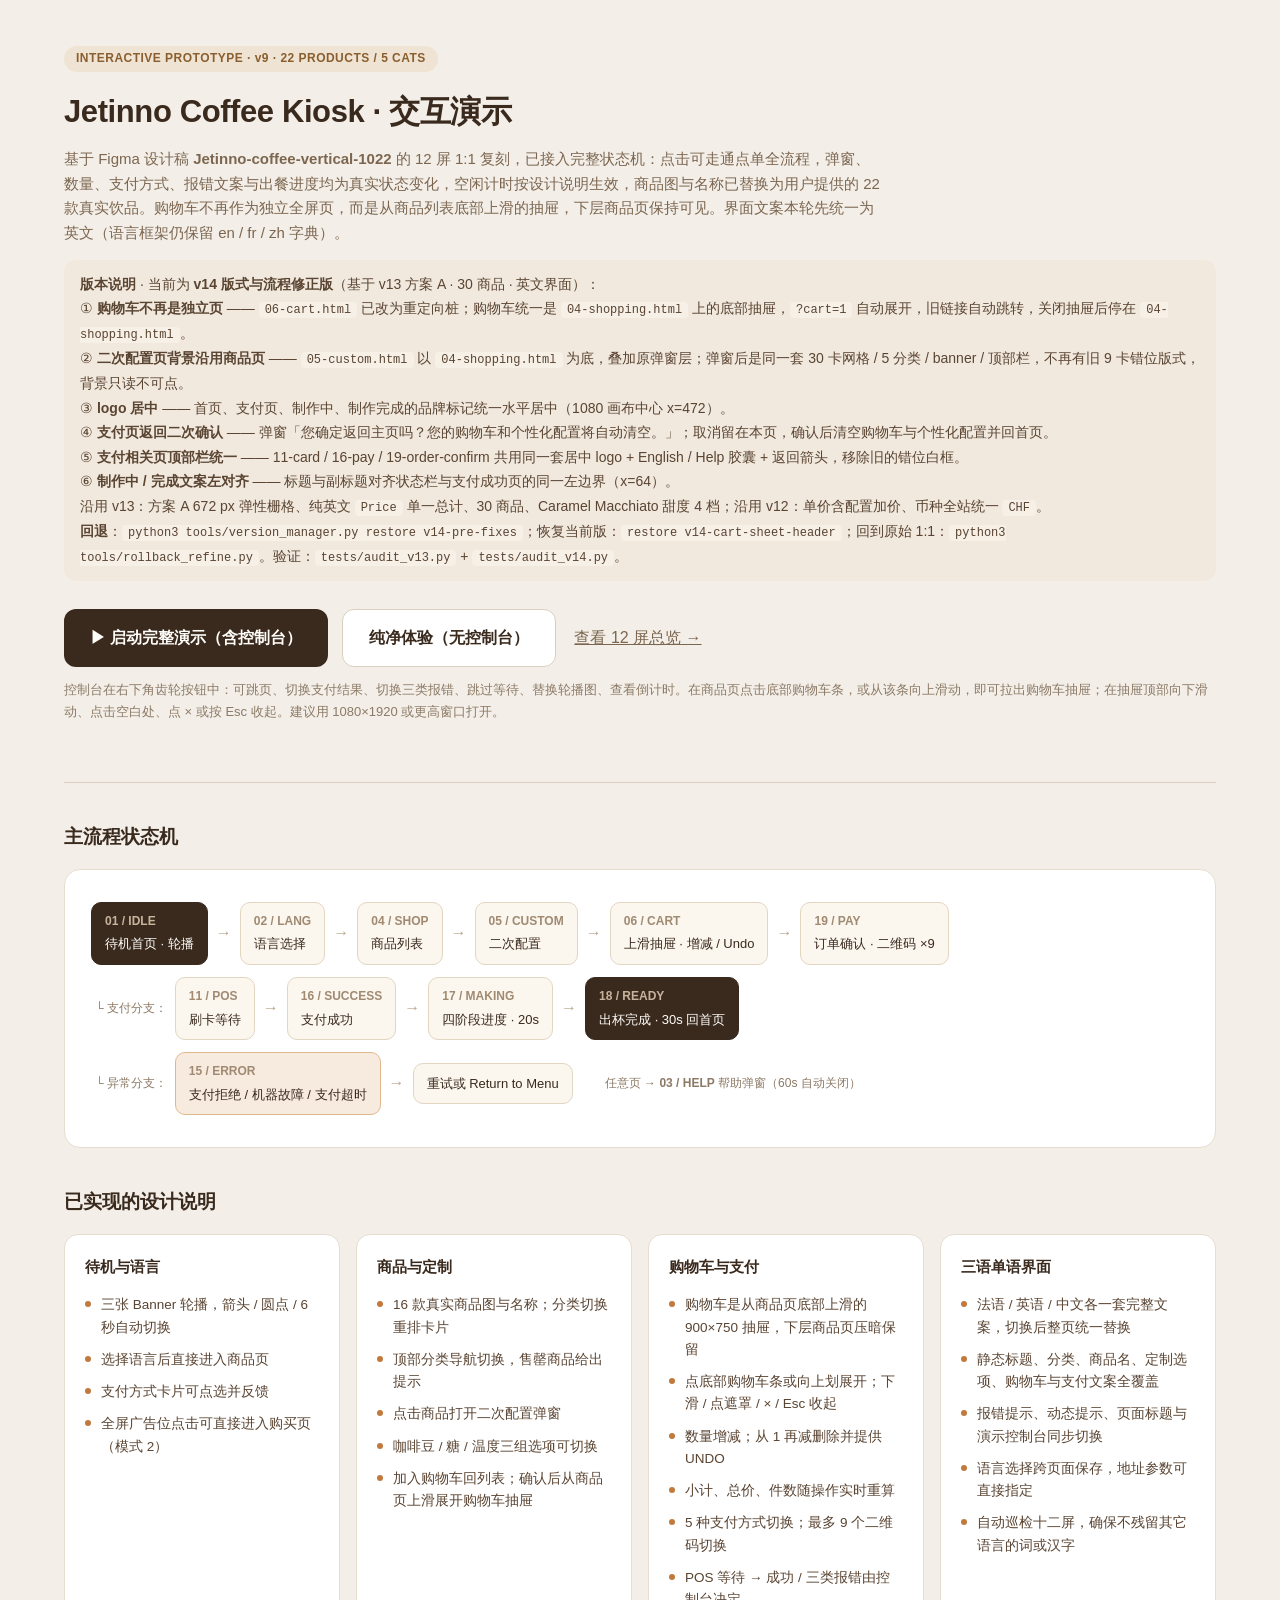
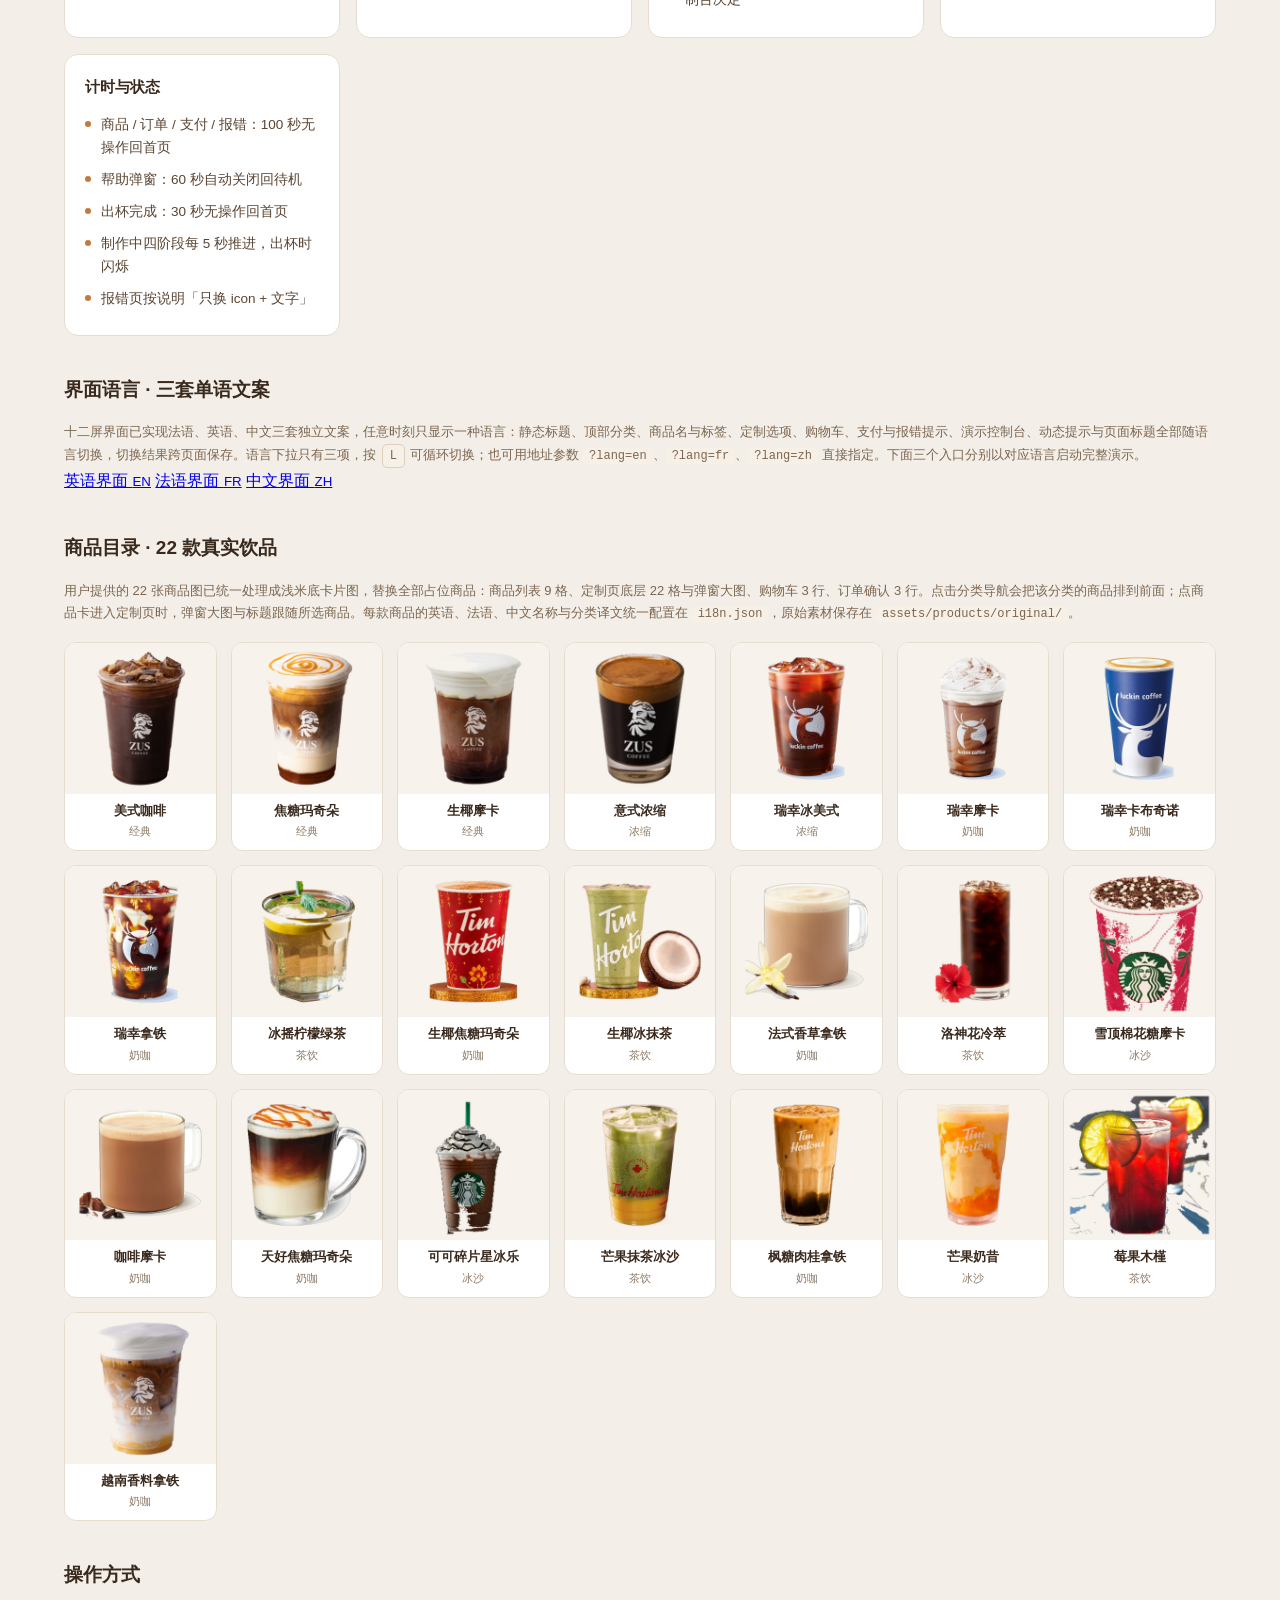
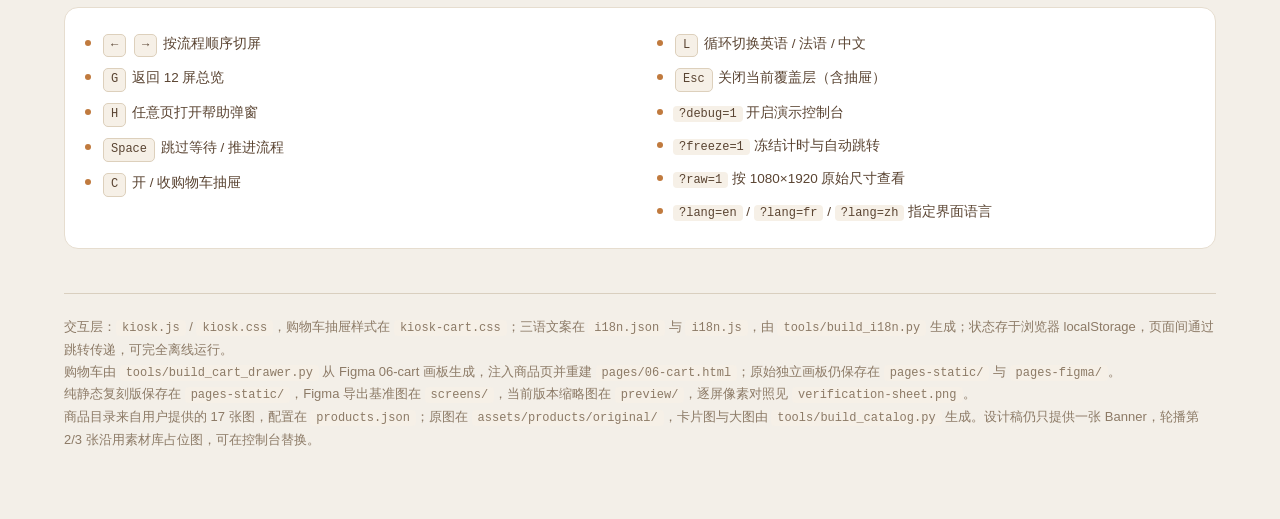
<file: index.html>
<!doctype html>
<html lang="zh">
<head>
<meta charset="utf-8">
<meta name="viewport" content="width=device-width,initial-scale=1">
<title>Jetinno Coffee Kiosk · 交互演示</title>
<style>
*{margin:0;padding:0;box-sizing:border-box}
body{background:#F3EFE8;color:#3A2A1E;font-family:-apple-system,BlinkMacSystemFont,'Segoe UI','PingFang SC','Microsoft Yahei',sans-serif;padding:44px 5vw 80px;line-height:1.65}
.wrap{max-width:1180px;margin:0 auto}
header{border-bottom:1px solid #D9CFBF;padding-bottom:26px;margin-bottom:32px}
h1{font-size:31px;font-weight:650;letter-spacing:-.4px}
.lead{margin-top:10px;color:#7C6650;font-size:15px;max-width:820px}
.tag{display:inline-block;background:#EFE4D3;color:#8A5E2E;border-radius:20px;padding:3px 12px;font-size:12px;font-weight:600;margin-bottom:14px;letter-spacing:.04em}
.actions{display:flex;flex-wrap:wrap;gap:14px;margin:28px 0 12px}
.btn{display:inline-flex;align-items:center;gap:10px;text-decoration:none;border-radius:12px;padding:15px 26px;font-size:16px;font-weight:650;transition:transform .16s,box-shadow .16s}
.btn:hover{transform:translateY(-2px);box-shadow:0 14px 28px -14px rgba(58,42,30,.55)}
.btn.primary{background:#3A2A1E;color:#FFFDF9}
.btn.secondary{background:#fff;color:#3A2A1E;border:1px solid #D9CFBF}
.btn.ghost{background:transparent;color:#7C6650;text-decoration:underline;padding-left:4px;font-weight:500}
.hint{font-size:13px;color:#8C7A66;margin-bottom:34px}
h2{font-size:19px;margin:38px 0 16px;font-weight:650}
.flow{background:#fff;border:1px solid #E6DDCF;border-radius:16px;padding:26px;overflow-x:auto}
.flow-row{display:flex;align-items:center;gap:8px;min-width:max-content;padding:6px 0}
.node{flex:0 0 auto;background:#FBF6EE;border:1px solid #E2D5C2;border-radius:10px;padding:9px 13px;font-size:13px;white-space:nowrap}
.node b{display:block;font-size:12px;color:#A08A72;font-weight:600;margin-bottom:2px}
.node.hot{background:#3A2A1E;color:#FFFDF9;border-color:#3A2A1E}
.node.hot b{color:#C8B49C}
.node.warn{background:#F7EBE0;border-color:#DFB98C}
.arrow{color:#B9A78E;font-size:16px;flex:0 0 auto}
.branch{font-size:12px;color:#8C7A66;padding:4px 0 4px 4px}
.grid{display:grid;grid-template-columns:repeat(auto-fit,minmax(260px,1fr));gap:16px}
.card{background:#fff;border:1px solid #E6DDCF;border-radius:14px;padding:20px}
.card h3{font-size:15px;margin-bottom:10px;font-weight:650}
.card ul{list-style:none;font-size:13.5px;color:#5A4432}
.card li{padding:5px 0 5px 16px;position:relative}
.card li:before{content:"";position:absolute;left:0;top:12px;width:6px;height:6px;border-radius:50%;background:#C07A3E}
.kbd{display:inline-block;background:#F6F0E7;border:1px solid #DDD0BC;border-radius:5px;padding:1px 7px;font-size:12px;margin:0 2px;font-family:ui-monospace,Menlo,monospace}
footer{margin-top:44px;padding-top:22px;border-top:1px solid #D9CFBF;color:#8C7A66;font-size:13px}
code{background:#F6F0E7;border-radius:4px;padding:1px 6px;font-size:12px}

.catalog{display:grid;grid-template-columns:repeat(auto-fill,minmax(146px,1fr));gap:14px;margin:18px 0 8px}
.pitem{background:#fff;border:1px solid #E6DDCF;border-radius:12px;overflow:hidden;text-align:center;padding-bottom:10px}
.pitem img{width:100%;aspect-ratio:1;object-fit:cover;display:block;background:#F7F3EC}
.pitem b{display:block;font-size:13px;margin-top:8px;padding:0 6px;line-height:1.35}
.pitem span{display:block;font-size:11px;color:#8C7A66;padding:0 6px;margin-top:3px}
.catnote{font-size:13px;color:#7C6650;line-height:1.7}

</style>
</head>
<body>
<div class="wrap">
<header>
  <div class="tag">INTERACTIVE PROTOTYPE · v9 · 22 PRODUCTS / 5 CATS</div>
  <h1>Jetinno Coffee Kiosk · 交互演示</h1>
  <p class="lead">基于 Figma 设计稿 <b>Jetinno-coffee-vertical-1022</b> 的 12 屏 1:1 复刻，已接入完整状态机：点击可走通点单全流程，弹窗、数量、支付方式、报错文案与出餐进度均为真实状态变化，空闲计时按设计说明生效，商品图与名称已替换为用户提供的 22 款真实饮品。购物车不再作为独立全屏页，而是从商品列表底部上滑的抽屉，下层商品页保持可见。界面文案本轮先统一为英文（语言框架仍保留 en / fr / zh 字典）。</p>
<!-- VERSION_NOTE_START -->
<div style="margin:14px 0;padding:12px 16px;border-radius:12px;background:#F1E9DE;color:#5A4432;font-size:14px;line-height:1.75">
  <b>版本说明</b> · 当前为 <b>v14 版式与流程修正版</b>（基于 v13 方案 A · 30 商品 · 英文界面）：<br>
  ① <b>购物车不再是独立页</b> —— <code>06-cart.html</code> 已改为重定向桩；购物车统一是 <code>04-shopping.html</code> 上的底部抽屉，<code>?cart=1</code> 自动展开，旧链接自动跳转，关闭抽屉后停在 <code>04-shopping.html</code>。<br>
  ② <b>二次配置页背景沿用商品页</b> —— <code>05-custom.html</code> 以 <code>04-shopping.html</code> 为底，叠加原弹窗层；弹窗后是同一套 30 卡网格 / 5 分类 / banner / 顶部栏，不再有旧 9 卡错位版式，背景只读不可点。<br>
  ③ <b>logo 居中</b> —— 首页、支付页、制作中、制作完成的品牌标记统一水平居中（1080 画布中心 x=472）。<br>
  ④ <b>支付页返回二次确认</b> —— 弹窗「您确定返回主页吗？您的购物车和个性化配置将自动清空。」；取消留在本页，确认后清空购物车与个性化配置并回首页。<br>
  ⑤ <b>支付相关页顶部栏统一</b> —— 11-card / 16-pay / 19-order-confirm 共用同一套居中 logo + English / Help 胶囊 + 返回箭头，移除旧的错位白框。<br>
  ⑥ <b>制作中 / 完成文案左对齐</b> —— 标题与副标题对齐状态栏与支付成功页的同一左边界（x=64）。<br>
  沿用 v13：方案 A 672 px 弹性栅格、纯英文 <code>Price</code> 单一总计、30 商品、Caramel Macchiato 甜度 4 档；沿用 v12：单价含配置加价、币种全站统一 <code>CHF</code>。<br>
  <b>回退</b>：<code>python3 tools/version_manager.py restore v14-pre-fixes</code>；恢复当前版：<code>restore v14-cart-sheet-header</code>；回到原始 1:1：<code>python3 tools/rollback_refine.py</code>。验证：<code>tests/audit_v13.py</code> + <code>tests/audit_v14.py</code>。
</div>
<!-- VERSION_NOTE_END -->

  <div class="actions">
    <a class="btn primary" href="pages/01-home.html?debug=1">▶ 启动完整演示（含控制台）</a>
    <a class="btn secondary" href="pages/01-home.html">纯净体验（无控制台）</a>
    <a class="btn ghost" href="all.html">查看 12 屏总览 →</a>
  </div>
  <p class="hint">控制台在右下角齿轮按钮中：可跳页、切换支付结果、切换三类报错、跳过等待、替换轮播图、查看倒计时。在商品页点击底部购物车条，或从该条向上滑动，即可拉出购物车抽屉；在抽屉顶部向下滑动、点击空白处、点 × 或按 Esc 收起。建议用 1080×1920 或更高窗口打开。</p>
</header>

<h2>主流程状态机</h2>
<div class="flow">
  <div class="flow-row">
    <div class="node hot"><b>01 / IDLE</b>待机首页 · 轮播</div><span class="arrow">→</span>
    <div class="node"><b>02 / LANG</b>语言选择</div><span class="arrow">→</span>
    <div class="node"><b>04 / SHOP</b>商品列表</div><span class="arrow">→</span>
    <div class="node"><b>05 / CUSTOM</b>二次配置</div><span class="arrow">→</span>
    <div class="node"><b>06 / CART</b>上滑抽屉 · 增减 / Undo</div><span class="arrow">→</span>
    <div class="node"><b>19 / PAY</b>订单确认 · 二维码 ×9</div>
  </div>
  <div class="flow-row">
    <div class="branch">└ 支付分支：</div>
    <div class="node"><b>11 / POS</b>刷卡等待</div><span class="arrow">→</span>
    <div class="node"><b>16 / SUCCESS</b>支付成功</div><span class="arrow">→</span>
    <div class="node"><b>17 / MAKING</b>四阶段进度 · 20s</div><span class="arrow">→</span>
    <div class="node hot"><b>18 / READY</b>出杯完成 · 30s 回首页</div>
  </div>
  <div class="flow-row">
    <div class="branch">└ 异常分支：</div>
    <div class="node warn"><b>15 / ERROR</b>支付拒绝 / 机器故障 / 支付超时</div><span class="arrow">→</span>
    <div class="node">重试或 Return to Menu</div>
    <div class="branch" style="margin-left:20px">任意页 → <b>03 / HELP</b> 帮助弹窗（60s 自动关闭）</div>
  </div>
</div>

<h2>已实现的设计说明</h2>
<div class="grid">
  <div class="card"><h3>待机与语言</h3><ul>
    <li>三张 Banner 轮播，箭头 / 圆点 / 6 秒自动切换</li>
    <li>选择语言后直接进入商品页</li>
    <li>支付方式卡片可点选并反馈</li>
    <li>全屏广告位点击可直接进入购买页（模式 2）</li>
  </ul></div>
  <div class="card"><h3>商品与定制</h3><ul>
    <li>16 款真实商品图与名称；分类切换重排卡片</li>
    <li>顶部分类导航切换，售罄商品给出提示</li>
    <li>点击商品打开二次配置弹窗</li>
    <li>咖啡豆 / 糖 / 温度三组选项可切换</li>
    <li>加入购物车回列表；确认后从商品页上滑展开购物车抽屉</li>
  </ul></div>
  <div class="card"><h3>购物车与支付</h3><ul>
    <li>购物车是从商品页底部上滑的 900×750 抽屉，下层商品页压暗保留</li>
    <li>点底部购物车条或向上划展开；下滑 / 点遮罩 / × / Esc 收起</li>
    <li>数量增减；从 1 再减删除并提供 UNDO</li>
    <li>小计、总价、件数随操作实时重算</li>
    <li>5 种支付方式切换；最多 9 个二维码切换</li>
    <li>POS 等待 → 成功 / 三类报错由控制台决定</li>
  </ul></div>
  <div class="card"><h3>三语单语界面</h3><ul>
    <li>法语 / 英语 / 中文各一套完整文案，切换后整页统一替换</li>
    <li>静态标题、分类、商品名、定制选项、购物车与支付文案全覆盖</li>
    <li>报错提示、动态提示、页面标题与演示控制台同步切换</li>
    <li>语言选择跨页面保存，地址参数可直接指定</li>
    <li>自动巡检十二屏，确保不残留其它语言的词或汉字</li>
  </ul></div>
  <div class="card"><h3>计时与状态</h3><ul>
    <li>商品 / 订单 / 支付 / 报错：100 秒无操作回首页</li>
    <li>帮助弹窗：60 秒自动关闭回待机</li>
    <li>出杯完成：30 秒无操作回首页</li>
    <li>制作中四阶段每 5 秒推进，出杯时闪烁</li>
    <li>报错页按说明「只换 icon + 文字」</li>
  </ul></div>
</div>

<!-- LANG_START -->
<h2>界面语言 · 三套单语文案</h2>
<p class="catnote">十二屏界面已实现法语、英语、中文三套独立文案，任意时刻只显示一种语言：静态标题、顶部分类、商品名与标签、定制选项、购物车、支付与报错提示、演示控制台、动态提示与页面标题全部随语言切换，切换结果跨页面保存。语言下拉只有三项，按 <span class="kbd">L</span> 可循环切换；也可用地址参数 <code>?lang=en</code>、<code>?lang=fr</code>、<code>?lang=zh</code> 直接指定。下面三个入口分别以对应语言启动完整演示。</p>
<div class="langlaunch">
  <a href="pages/01-home.html?debug=1&amp;lang=en">英语界面 <small>EN</small></a>
  <a href="pages/01-home.html?debug=1&amp;lang=fr">法语界面 <small>FR</small></a>
  <a href="pages/01-home.html?debug=1&amp;lang=zh">中文界面 <small>ZH</small></a>
</div>
<!-- LANG_END -->
<!-- PRODUCTS_START -->
<h2>商品目录 · 22 款真实饮品</h2>
<p class="catnote">用户提供的 22 张商品图已统一处理成浅米底卡片图，替换全部占位商品：商品列表 9 格、定制页底层 22 格与弹窗大图、购物车 3 行、订单确认 3 行。点击分类导航会把该分类的商品排到前面；点商品卡进入定制页时，弹窗大图与标题跟随所选商品。每款商品的英语、法语、中文名称与分类译文统一配置在 <code>i18n.json</code>，原始素材保存在 <code>assets/products/original/</code>。</p>
<div class="catalog"><div class="pitem" data-pid="americano"><img src="assets/products/card/americano.png" alt="美式咖啡" loading="lazy"><b>美式咖啡</b><span>经典</span></div><div class="pitem" data-pid="caramel-macchiato"><img src="assets/products/card/caramel-macchiato.png" alt="焦糖玛奇朵" loading="lazy"><b>焦糖玛奇朵</b><span>经典</span></div><div class="pitem" data-pid="coconut-mocha"><img src="assets/products/card/coconut-mocha.png" alt="生椰摩卡" loading="lazy"><b>生椰摩卡</b><span>经典</span></div><div class="pitem" data-pid="espresso"><img src="assets/products/card/espresso.png" alt="意式浓缩" loading="lazy"><b>意式浓缩</b><span>浓缩</span></div><div class="pitem" data-pid="luckin-americano"><img src="assets/products/card/luckin-americano.png" alt="瑞幸冰美式" loading="lazy"><b>瑞幸冰美式</b><span>浓缩</span></div><div class="pitem" data-pid="luckin-caffe-mocha"><img src="assets/products/card/luckin-caffe-mocha.png" alt="瑞幸摩卡" loading="lazy"><b>瑞幸摩卡</b><span>奶咖</span></div><div class="pitem" data-pid="luckin-cappuccino"><img src="assets/products/card/luckin-cappuccino.png" alt="瑞幸卡布奇诺" loading="lazy"><b>瑞幸卡布奇诺</b><span>奶咖</span></div><div class="pitem" data-pid="luckin-latte"><img src="assets/products/card/luckin-latte.png" alt="瑞幸拿铁" loading="lazy"><b>瑞幸拿铁</b><span>奶咖</span></div><div class="pitem" data-pid="shaken-iced-green-tea"><img src="assets/products/card/shaken-iced-green-tea.png" alt="冰摇柠檬绿茶" loading="lazy"><b>冰摇柠檬绿茶</b><span>茶饮</span></div><div class="pitem" data-pid="tims-coconut-caramel"><img src="assets/products/card/tims-coconut-caramel.png" alt="生椰焦糖玛奇朵" loading="lazy"><b>生椰焦糖玛奇朵</b><span>奶咖</span></div><div class="pitem" data-pid="tims-coconut-matcha"><img src="assets/products/card/tims-coconut-matcha.png" alt="生椰冰抹茶" loading="lazy"><b>生椰冰抹茶</b><span>茶饮</span></div><div class="pitem" data-pid="tims-french-vanilla"><img src="assets/products/card/tims-french-vanilla.png" alt="法式香草拿铁" loading="lazy"><b>法式香草拿铁</b><span>奶咖</span></div><div class="pitem" data-pid="tims-hibiscus"><img src="assets/products/card/tims-hibiscus.png" alt="洛神花冷萃" loading="lazy"><b>洛神花冷萃</b><span>茶饮</span></div><div class="pitem" data-pid="snowcap-mocha"><img src="assets/products/card/snowcap-mocha.png" alt="雪顶棉花糖摩卡" loading="lazy"><b>雪顶棉花糖摩卡</b><span>冰沙</span></div><div class="pitem" data-pid="tims-cafe-mocha"><img src="assets/products/card/tims-cafe-mocha.png" alt="咖啡摩卡" loading="lazy"><b>咖啡摩卡</b><span>奶咖</span></div><div class="pitem" data-pid="tims-caramel-macchiato"><img src="assets/products/card/tims-caramel-macchiato.png" alt="天好焦糖玛奇朵" loading="lazy"><b>天好焦糖玛奇朵</b><span>奶咖</span></div><div class="pitem" data-pid="java-chip-frappuccino"><img src="assets/products/card/java-chip-frappuccino.png" alt="可可碎片星冰乐" loading="lazy"><b>可可碎片星冰乐</b><span>冰沙</span></div><div class="pitem" data-pid="tims-iced-mango-matcha"><img src="assets/products/card/tims-iced-mango-matcha.png" alt="芒果抹茶冰沙" loading="lazy"><b>芒果抹茶冰沙</b><span>茶饮</span></div><div class="pitem" data-pid="tims-iced-maple-cinnamon-latte"><img src="assets/products/card/tims-iced-maple-cinnamon-latte.png" alt="枫糖肉桂拿铁" loading="lazy"><b>枫糖肉桂拿铁</b><span>奶咖</span></div><div class="pitem" data-pid="tims-mango-shake"><img src="assets/products/card/tims-mango-shake.png" alt="芒果奶昔" loading="lazy"><b>芒果奶昔</b><span>冰沙</span></div><div class="pitem" data-pid="very-berry-hibiscus"><img src="assets/products/card/very-berry-hibiscus.png" alt="莓果木槿" loading="lazy"><b>莓果木槿</b><span>茶饮</span></div><div class="pitem" data-pid="vietnamese-spanish-latte"><img src="assets/products/card/vietnamese-spanish-latte.png" alt="越南香料拿铁" loading="lazy"><b>越南香料拿铁</b><span>奶咖</span></div></div><!-- PRODUCTS_END -->
<h2>操作方式</h2>
<div class="card">
  <ul style="columns:2;column-gap:34px">
    <li><span class="kbd">←</span> <span class="kbd">→</span> 按流程顺序切屏</li>
    <li><span class="kbd">G</span> 返回 12 屏总览</li>
    <li><span class="kbd">H</span> 任意页打开帮助弹窗</li>
    <li><span class="kbd">Space</span> 跳过等待 / 推进流程</li>
    <li><span class="kbd">C</span> 开 / 收购物车抽屉</li>
    <li><span class="kbd">L</span> 循环切换英语 / 法语 / 中文</li>
    <li><span class="kbd">Esc</span> 关闭当前覆盖层（含抽屉）</li>
    <li><code>?debug=1</code> 开启演示控制台</li>
    <li><code>?freeze=1</code> 冻结计时与自动跳转</li>
    <li><code>?raw=1</code> 按 1080×1920 原始尺寸查看</li>
    <li><code>?lang=en</code> / <code>?lang=fr</code> / <code>?lang=zh</code> 指定界面语言</li>
  </ul>
</div>

<footer>
  交互层：<code>kiosk.js</code> / <code>kiosk.css</code>，购物车抽屉样式在 <code>kiosk-cart.css</code>；三语文案在 <code>i18n.json</code> 与 <code>i18n.js</code>，由 <code>tools/build_i18n.py</code> 生成；状态存于浏览器 localStorage，页面间通过跳转传递，可完全离线运行。<br>
  购物车由 <code>tools/build_cart_drawer.py</code> 从 Figma 06-cart 画板生成，注入商品页并重建 <code>pages/06-cart.html</code>；原始独立画板仍保存在 <code>pages-static/</code> 与 <code>pages-figma/</code>。<br>
  纯静态复刻版保存在 <code>pages-static/</code>，Figma 导出基准图在 <code>screens/</code>，当前版本缩略图在 <code>preview/</code>，逐屏像素对照见 <code>verification-sheet.png</code>。<br>
  商品目录来自用户提供的 17 张图，配置在 <code>products.json</code>；原图在 <code>assets/products/original/</code>，卡片图与大图由 <code>tools/build_catalog.py</code> 生成。设计稿仍只提供一张 Banner，轮播第 2/3 张沿用素材库占位图，可在控制台替换。
</footer>
</div>
</body>
</html>
</file>
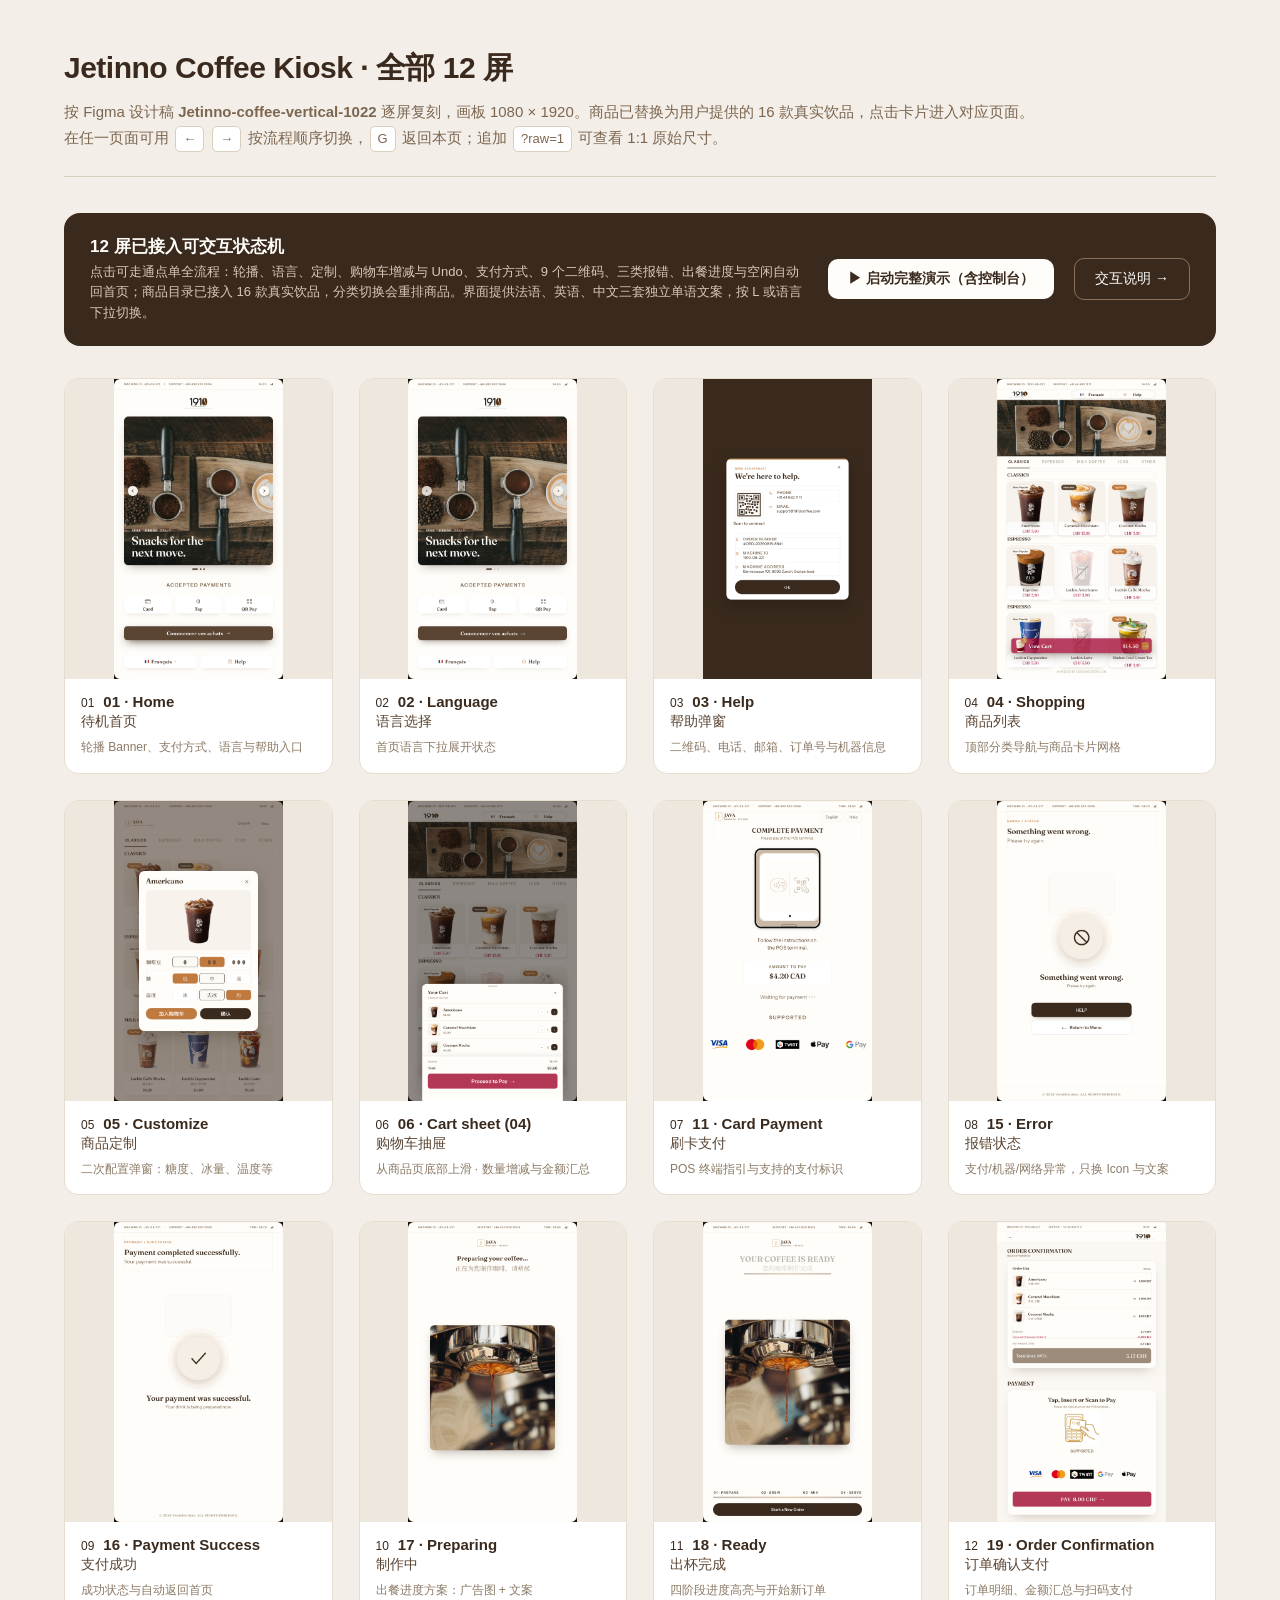
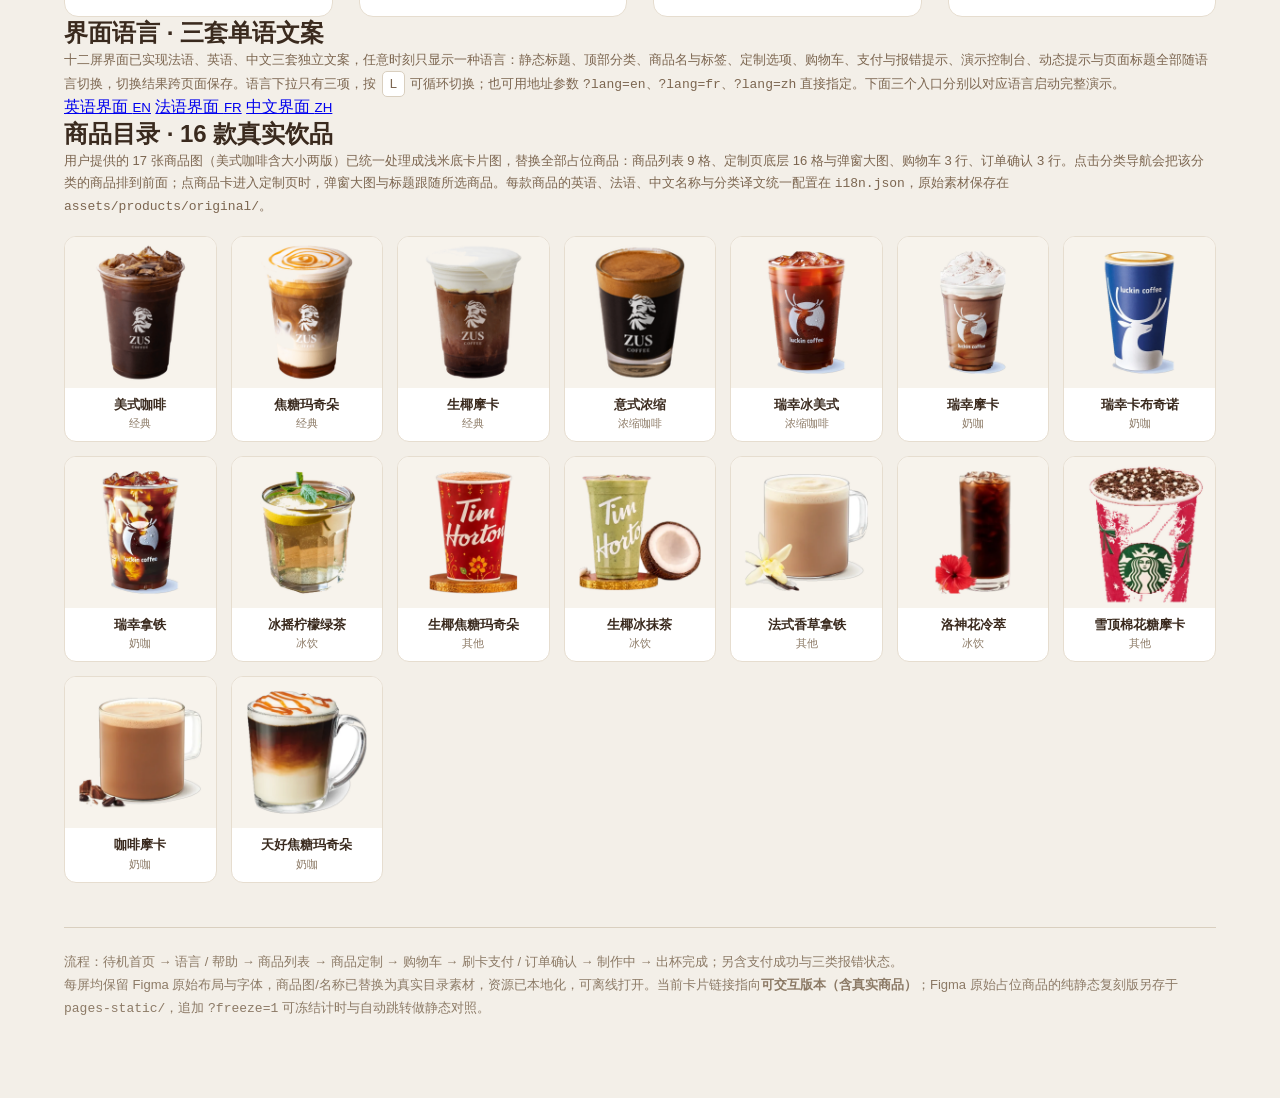
<file: all.html>
<!doctype html>

<html lang="zh">
<head>
<meta charset="utf-8">
<meta name="viewport" content="width=device-width,initial-scale=1">
<title>Jetinno Coffee Kiosk · 全部页面</title>
<style>
*{margin:0;padding:0;box-sizing:border-box}
body{background:#F3EFE8;color:#3A2A1E;font-family:-apple-system,BlinkMacSystemFont,'Segoe UI','PingFang SC','Microsoft Yahei',sans-serif;padding:48px 5vw 80px}
header{max-width:1400px;margin:0 auto 36px;border-bottom:1px solid #D9CFBF;padding-bottom:24px}
h1{font-size:30px;font-weight:650;letter-spacing:-.5px}
.sub{margin-top:10px;color:#7C6650;font-size:15px;line-height:1.7}
.kbd{display:inline-block;background:#fff;border:1px solid #D9CFBF;border-radius:5px;padding:1px 7px;font-size:13px;margin:0 2px}
.grid{max-width:1400px;margin:0 auto;display:grid;grid-template-columns:repeat(auto-fill,minmax(240px,1fr));gap:26px}
.card{display:block;text-decoration:none;color:inherit;background:#fff;border:1px solid #E6DDCF;border-radius:14px;overflow:hidden;transition:transform .18s ease,box-shadow .18s ease}
.card:hover{transform:translateY(-4px);box-shadow:0 16px 32px -18px rgba(58,42,30,.45)}
.thumb{height:300px;background:#EDE7DD;display:flex;align-items:center;justify-content:center;overflow:hidden}
.thumb img{height:100%;width:auto;max-width:100%;object-fit:contain;display:block}
.meta{display:flex;align-items:baseline;gap:9px;padding:14px 16px 0}
.num{color:color:#A08A72;font-size:12px;font-variant-numeric:tabular-nums}
.en{font-size:15px;font-weight:600}
.zh{padding:3px 16px 0;font-size:14px;color:#5A4432}
.desc{padding:7px 16px 16px;font-size:12px;color:#8C7A66;line-height:1.55}
footer{max-width:1400px;margin:44px auto 0;color:#8C7A66;font-size:13px;line-height:1.8;border-top:1px solid #D9CFBF;padding-top:22px}
.launch{max-width:1400px;margin:0 auto 32px;background:#3A2A1E;color:#FFFDF9;border-radius:16px;padding:22px 26px;display:flex;align-items:center;gap:20px;flex-wrap:wrap}
.launch .lt{flex:1;min-width:280px}
.launch .lt b{font-size:17px;display:block;margin-bottom:4px}
.launch .lt span{font-size:13px;color:#D8C9B6;line-height:1.6}
.launch a{display:inline-block;background:#FFFDF9;color:#3A2A1E;text-decoration:none;border-radius:10px;padding:11px 20px;font-size:14px;font-weight:650;white-space:nowrap}
.launch a.alt{background:transparent;color:#FFFDF9;border:1px solid #8C7157;font-weight:500}
.launch a:hover{opacity:.88}

.catalog{display:grid;grid-template-columns:repeat(auto-fill,minmax(146px,1fr));gap:14px;margin:18px 0 8px}
.pitem{background:#fff;border:1px solid #E6DDCF;border-radius:12px;overflow:hidden;text-align:center;padding-bottom:10px}
.pitem img{width:100%;aspect-ratio:1;object-fit:cover;display:block;background:#F7F3EC}
.pitem b{display:block;font-size:13px;margin-top:8px;padding:0 6px;line-height:1.35}
.pitem span{display:block;font-size:11px;color:#8C7A66;padding:0 6px;margin-top:3px}
.catnote{font-size:13px;color:#7C6650;line-height:1.7}

</style>
</head>
<body>
<header>
<h1>Jetinno Coffee Kiosk · 全部 12 屏</h1>
<div class="sub">按 Figma 设计稿 <b>Jetinno-coffee-vertical-1022</b> 逐屏复刻，画板 1080 × 1920。商品已替换为用户提供的 16 款真实饮品，点击卡片进入对应页面。<br>
在任一页面可用 <span class="kbd">←</span> <span class="kbd">→</span> 按流程顺序切换，<span class="kbd">G</span> 返回本页；追加 <span class="kbd">?raw=1</span> 可查看 1:1 原始尺寸。</div>
</header>
<div class="launch">
  <div class="lt"><b>12 屏已接入可交互状态机</b>
  <span>点击可走通点单全流程：轮播、语言、定制、购物车增减与 Undo、支付方式、9 个二维码、三类报错、出餐进度与空闲自动回首页；商品目录已接入 16 款真实饮品，分类切换会重排商品。界面提供法语、英语、中文三套独立单语文案，按 L 或语言下拉切换。</span></div>
  <a href="pages/01-home.html?debug=1">▶ 启动完整演示（含控制台）</a>
  <a class="alt" href="demo.html">交互说明 →</a>
</div>
<div class="grid"><a class="card" href="pages/01-home.html">
<div class="thumb"><img src="preview/01-home.png" alt="01 · Home" loading="lazy"></div>
<div class="meta"><span class="num">01</span><span class="en">01 · Home</span></div>
<div class="zh">待机首页</div><div class="desc">轮播 Banner、支付方式、语言与帮助入口</div></a>
<a class="card" href="pages/02-lang.html">
<div class="thumb"><img src="preview/02-lang.png" alt="02 · Language" loading="lazy"></div>
<div class="meta"><span class="num">02</span><span class="en">02 · Language</span></div>
<div class="zh">语言选择</div><div class="desc">首页语言下拉展开状态</div></a>
<a class="card" href="pages/03-help.html">
<div class="thumb"><img src="preview/03-help.png" alt="03 · Help" loading="lazy"></div>
<div class="meta"><span class="num">03</span><span class="en">03 · Help</span></div>
<div class="zh">帮助弹窗</div><div class="desc">二维码、电话、邮箱、订单号与机器信息</div></a>
<a class="card" href="pages/04-shopping.html">
<div class="thumb"><img src="preview/04-shopping.png" alt="04 · Shopping" loading="lazy"></div>
<div class="meta"><span class="num">04</span><span class="en">04 · Shopping</span></div>
<div class="zh">商品列表</div><div class="desc">顶部分类导航与商品卡片网格</div></a>
<a class="card" href="pages/05-custom.html">
<div class="thumb"><img src="preview/05-custom.png" alt="05 · Customize" loading="lazy"></div>
<div class="meta"><span class="num">05</span><span class="en">05 · Customize</span></div>
<div class="zh">商品定制</div><div class="desc">二次配置弹窗：糖度、冰量、温度等</div></a>
<a class="card" href="pages/04-shopping.html?cart=1">
<div class="thumb"><img src="preview/06-cart.png" alt="04 · Cart sheet" loading="lazy"></div>
<div class="meta"><span class="num">06</span><span class="en">06 · Cart sheet (04)</span></div>
<div class="zh">购物车抽屉</div><div class="desc">从商品页底部上滑 · 数量增减与金额汇总</div></a>
<a class="card" href="pages/11-card.html">
<div class="thumb"><img src="preview/11-card.png" alt="11 · Card Payment" loading="lazy"></div>
<div class="meta"><span class="num">07</span><span class="en">11 · Card Payment</span></div>
<div class="zh">刷卡支付</div><div class="desc">POS 终端指引与支持的支付标识</div></a>
<a class="card" href="pages/15-wrong.html">
<div class="thumb"><img src="preview/15-wrong.png" alt="15 · Error" loading="lazy"></div>
<div class="meta"><span class="num">08</span><span class="en">15 · Error</span></div>
<div class="zh">报错状态</div><div class="desc">支付/机器/网络异常，只换 Icon 与文案</div></a>
<a class="card" href="pages/16-pay.html">
<div class="thumb"><img src="preview/16-pay.png" alt="16 · Payment Success" loading="lazy"></div>
<div class="meta"><span class="num">09</span><span class="en">16 · Payment Success</span></div>
<div class="zh">支付成功</div><div class="desc">成功状态与自动返回首页</div></a>
<a class="card" href="pages/17-making.html">
<div class="thumb"><img src="preview/17-making.png" alt="17 · Preparing" loading="lazy"></div>
<div class="meta"><span class="num">10</span><span class="en">17 · Preparing</span></div>
<div class="zh">制作中</div><div class="desc">出餐进度方案：广告图 + 文案</div></a>
<a class="card" href="pages/18-ready.html">
<div class="thumb"><img src="preview/18-ready.png" alt="18 · Ready" loading="lazy"></div>
<div class="meta"><span class="num">11</span><span class="en">18 · Ready</span></div>
<div class="zh">出杯完成</div><div class="desc">四阶段进度高亮与开始新订单</div></a>
<a class="card" href="pages/19-order-confirm.html">
<div class="thumb"><img src="preview/19-order-confirm.png" alt="19 · Order Confirmation" loading="lazy"></div>
<div class="meta"><span class="num">12</span><span class="en">19 · Order Confirmation</span></div>
<div class="zh">订单确认支付</div><div class="desc">订单明细、金额汇总与扫码支付</div></a></div>
<!-- LANG_START -->
<h2>界面语言 · 三套单语文案</h2>
<p class="catnote">十二屏界面已实现法语、英语、中文三套独立文案，任意时刻只显示一种语言：静态标题、顶部分类、商品名与标签、定制选项、购物车、支付与报错提示、演示控制台、动态提示与页面标题全部随语言切换，切换结果跨页面保存。语言下拉只有三项，按 <span class="kbd">L</span> 可循环切换；也可用地址参数 <code>?lang=en</code>、<code>?lang=fr</code>、<code>?lang=zh</code> 直接指定。下面三个入口分别以对应语言启动完整演示。</p>
<div class="langlaunch">
  <a href="pages/01-home.html?debug=1&amp;lang=en">英语界面 <small>EN</small></a>
  <a href="pages/01-home.html?debug=1&amp;lang=fr">法语界面 <small>FR</small></a>
  <a href="pages/01-home.html?debug=1&amp;lang=zh">中文界面 <small>ZH</small></a>
</div>
<!-- LANG_END -->
<!-- PRODUCTS_START -->
<h2>商品目录 · 16 款真实饮品</h2>
<p class="catnote">用户提供的 17 张商品图（美式咖啡含大小两版）已统一处理成浅米底卡片图，替换全部占位商品：商品列表 9 格、定制页底层 16 格与弹窗大图、购物车 3 行、订单确认 3 行。点击分类导航会把该分类的商品排到前面；点商品卡进入定制页时，弹窗大图与标题跟随所选商品。每款商品的英语、法语、中文名称与分类译文统一配置在 <code>i18n.json</code>，原始素材保存在 <code>assets/products/original/</code>。</p>
<div class="catalog"><div class="pitem" data-pid="americano"><img src="assets/products/card/americano.png" alt="美式咖啡" loading="lazy"><b>美式咖啡</b><span>经典</span></div><div class="pitem" data-pid="caramel-macchiato"><img src="assets/products/card/caramel-macchiato.png" alt="焦糖玛奇朵" loading="lazy"><b>焦糖玛奇朵</b><span>经典</span></div><div class="pitem" data-pid="coconut-mocha"><img src="assets/products/card/coconut-mocha.png" alt="生椰摩卡" loading="lazy"><b>生椰摩卡</b><span>经典</span></div><div class="pitem" data-pid="espresso"><img src="assets/products/card/espresso.png" alt="意式浓缩" loading="lazy"><b>意式浓缩</b><span>浓缩咖啡</span></div><div class="pitem" data-pid="luckin-americano"><img src="assets/products/card/luckin-americano.png" alt="瑞幸冰美式" loading="lazy"><b>瑞幸冰美式</b><span>浓缩咖啡</span></div><div class="pitem" data-pid="luckin-caffe-mocha"><img src="assets/products/card/luckin-caffe-mocha.png" alt="瑞幸摩卡" loading="lazy"><b>瑞幸摩卡</b><span>奶咖</span></div><div class="pitem" data-pid="luckin-cappuccino"><img src="assets/products/card/luckin-cappuccino.png" alt="瑞幸卡布奇诺" loading="lazy"><b>瑞幸卡布奇诺</b><span>奶咖</span></div><div class="pitem" data-pid="luckin-latte"><img src="assets/products/card/luckin-latte.png" alt="瑞幸拿铁" loading="lazy"><b>瑞幸拿铁</b><span>奶咖</span></div><div class="pitem" data-pid="shaken-iced-green-tea"><img src="assets/products/card/shaken-iced-green-tea.png" alt="冰摇柠檬绿茶" loading="lazy"><b>冰摇柠檬绿茶</b><span>冰饮</span></div><div class="pitem" data-pid="tims-coconut-caramel"><img src="assets/products/card/tims-coconut-caramel.png" alt="生椰焦糖玛奇朵" loading="lazy"><b>生椰焦糖玛奇朵</b><span>其他</span></div><div class="pitem" data-pid="tims-coconut-matcha"><img src="assets/products/card/tims-coconut-matcha.png" alt="生椰冰抹茶" loading="lazy"><b>生椰冰抹茶</b><span>冰饮</span></div><div class="pitem" data-pid="tims-french-vanilla"><img src="assets/products/card/tims-french-vanilla.png" alt="法式香草拿铁" loading="lazy"><b>法式香草拿铁</b><span>其他</span></div><div class="pitem" data-pid="tims-hibiscus"><img src="assets/products/card/tims-hibiscus.png" alt="洛神花冷萃" loading="lazy"><b>洛神花冷萃</b><span>冰饮</span></div><div class="pitem" data-pid="snowcap-mocha"><img src="assets/products/card/snowcap-mocha.png" alt="雪顶棉花糖摩卡" loading="lazy"><b>雪顶棉花糖摩卡</b><span>其他</span></div><div class="pitem" data-pid="tims-cafe-mocha"><img src="assets/products/card/tims-cafe-mocha.png" alt="咖啡摩卡" loading="lazy"><b>咖啡摩卡</b><span>奶咖</span></div><div class="pitem" data-pid="tims-caramel-macchiato"><img src="assets/products/card/tims-caramel-macchiato.png" alt="天好焦糖玛奇朵" loading="lazy"><b>天好焦糖玛奇朵</b><span>奶咖</span></div></div>
<!-- PRODUCTS_END -->
<footer>
流程：待机首页 → 语言 / 帮助 → 商品列表 → 商品定制 → 购物车 → 刷卡支付 / 订单确认 → 制作中 → 出杯完成；另含支付成功与三类报错状态。<br>
每屏均保留 Figma 原始布局与字体，商品图/名称已替换为真实目录素材，资源已本地化，可离线打开。当前卡片链接指向<b>可交互版本（含真实商品）</b>；Figma 原始占位商品的纯静态复刻版另存于 <code>pages-static/</code>，追加 <code>?freeze=1</code> 可冻结计时与自动跳转做静态对照。
</footer>
</body>
</html>
</file>
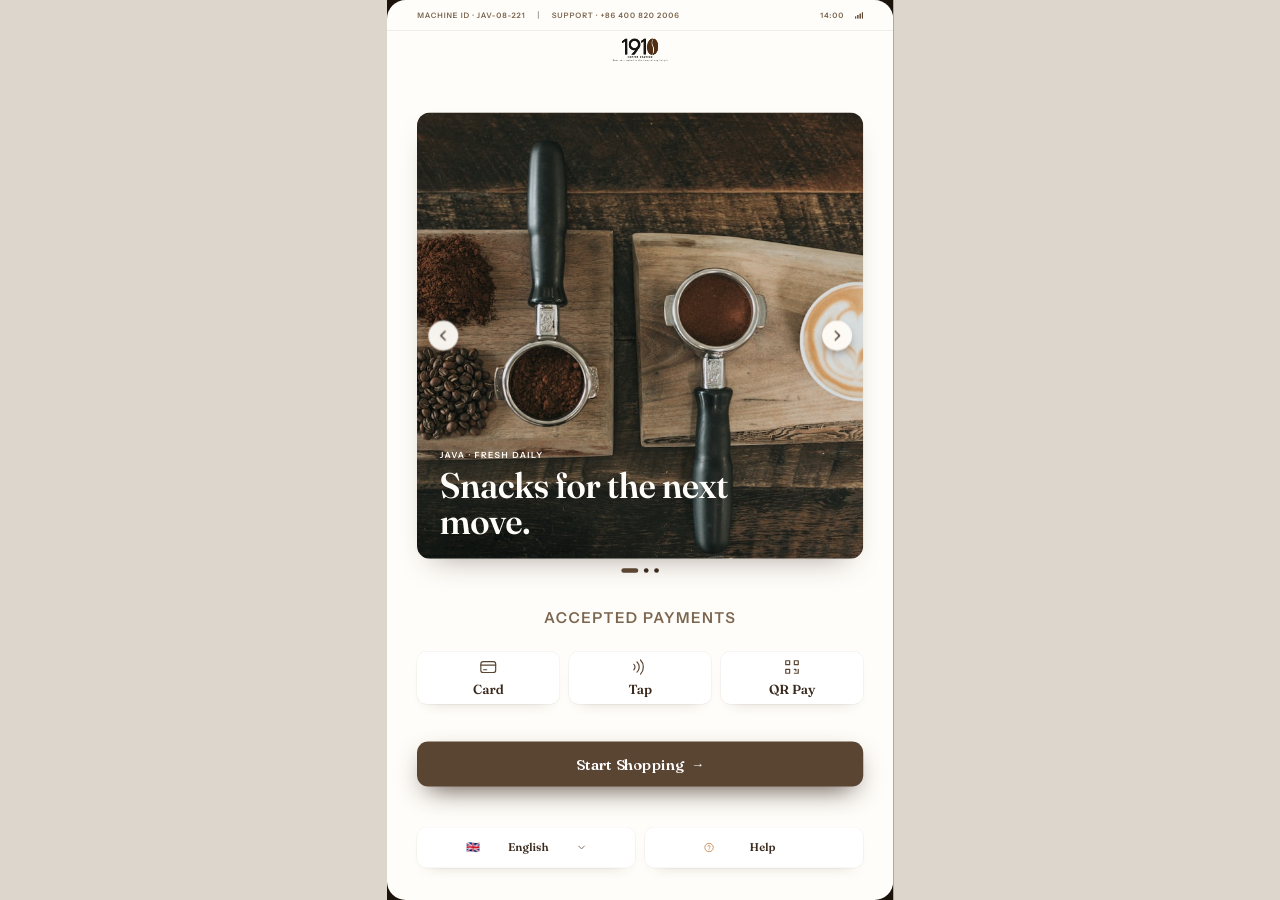
<file: pages/01-home.html>
<!doctype html>
<html lang="fr">
<head>
<meta charset="utf-8">
<meta name="viewport" content="width=device-width, initial-scale=1">
<title data-i18n="Jetinno Coffee · Home">Jetinno Coffee · Home</title>
<style>
@font-face{
  font-family:'Fraunces';
  src:url('../assets/fonts/fraunces.woff2') format('woff2');
  font-weight:400 700;
  font-style:normal;
  font-display:block;
}
@font-face{
  font-family:'Instrument Sans';
  src:url('../assets/fonts/instrument-sans.woff2') format('woff2');
  font-weight:400 700;
  font-style:normal;
  font-display:block;
}

:root{
  --ink:#3A2A1E;
  --muted:#7C6650;
  --brown:#5A4432;
  --paper:#FFFDF9;
  --shell-radius:40px;
}

*{margin:0;padding:0;box-sizing:border-box}
html,body{width:100%;height:100%;overflow:hidden}
body{
  background:#DDD6CC;
  font-family:'Instrument Sans',Arial,sans-serif;
  -webkit-font-smoothing:antialiased;
  text-rendering:geometricPrecision;
}

#stage{
  position:absolute;
  width:1080px;
  height:1920px;
  transform-origin:top left;
}

.screen{
  position:relative;
  width:1080px;
  height:1920px;
  background:#1A120B;
  overflow:hidden;
}

.shell{
  position:absolute;
  inset:0;
  background:var(--paper);
  border-radius:var(--shell-radius);
  overflow:hidden;
}

/* ---------- status bar ---------- */
.statusbar{
  position:absolute;left:0;top:0;
  width:1080px;height:66.3px;
  border-bottom:1px solid rgba(58,42,30,.14);
}
.status-txt{
  position:absolute;top:21px;height:24px;
  font-family:'Instrument Sans',sans-serif;
  font-weight:600;font-size:16px;line-height:24px;
  letter-spacing:1.92px;color:var(--muted);
  white-space:nowrap;
}
.machine{left:64.3px;width:230px}
.support{left:351.3px;width:272px}
.clock{left:924.3px;width:50px}
.status-divider{
  position:absolute;left:322.3px;top:24px;
  width:1px;height:16px;background:var(--ink);
}
.signal{position:absolute;left:998.3px;top:24px;width:18px;height:16px;display:block}

/* ---------- header ---------- */
.brand{
  position:absolute;left:440.3px;top:106.3px;
  width:200px;height:94px;display:block;
  object-fit:fill;
}

/* ---------- featured banner ---------- */
.banner{
  position:absolute;left:64.3px;top:240.3px;
  width:952px;height:952px;
  border-radius:28px;
  background:#F5EEE5;
  overflow:hidden;
  box-shadow:0 30px 60px -34px rgba(58,42,30,.5);
}
.banner-photo{
  position:absolute;inset:0;width:100%;height:100%;
  object-fit:cover;object-position:center center;
  display:block;
}
.eyebrow{
  position:absolute;left:48px;top:715.8px;width:856px;height:29px;
  font-family:'Instrument Sans',sans-serif;
  font-weight:600;font-size:19px;line-height:28.5px;
  letter-spacing:4.56px;text-transform:uppercase;color:var(--paper);
  white-space:nowrap;
}
.headline{
  position:absolute;left:48px;top:756.8px;width:560px;height:149px;
  font-family:'Fraunces',Georgia,serif;
  font-weight:600;font-size:76px;line-height:74.48px;
  letter-spacing:-.76px;color:var(--paper);
}
.nav-btn{
  position:absolute;top:444px;
  width:64px;height:64px;
  border:0;padding:0;border-radius:50%;
  background:rgba(255,253,249,.94);
  -webkit-backdrop-filter:blur(16px);
  backdrop-filter:blur(16px);
  box-shadow:0 10px 24px -10px rgba(58,42,30,.84);
  display:flex;align-items:center;justify-content:center;
  cursor:pointer;transition:transform .18s ease,background .18s ease;
}
.nav-btn:hover{transform:scale(1.06);background:#FFFDF9}
.nav-btn:active{transform:scale(.96)}
.nav-btn img{width:32px;height:32px;display:block}
.prev{left:24px}
.next{left:864px}

/* ---------- carousel dots ---------- */
.dots{
  position:absolute;left:0;top:1212.3px;width:1080px;height:10px;
  display:flex;align-items:center;justify-content:center;gap:12px;
}
.dot{
  width:10px;height:10px;border-radius:999px;
  background:var(--ink);border:0;padding:0;cursor:pointer;
  transition:width .22s ease,background .22s ease;
}
.dot.active{width:36px;background:var(--brown)}

/* ---------- accepted payments ---------- */
.pay-title{
  position:absolute;left:334.3px;top:1307.3px;width:412px;height:24px;
  font-family:'Instrument Sans',sans-serif;
  font-weight:600;font-size:32px;line-height:24px;
  letter-spacing:3.52px;text-transform:uppercase;
  text-align:center;color:var(--muted);white-space:nowrap;
}
.card-shadow{
  box-shadow:
    0 16px 32px -26px rgba(92,67,45,.39),
    0 0 0 1px rgba(58,42,30,.08);
}
.pay-card{
  position:absolute;top:1390.3px;
  width:304px;height:112px;
  background:#FFFFFF;border-radius:20px;
  display:flex;flex-direction:column;align-items:center;justify-content:center;gap:10px;
}
.pay-card img{width:40px;height:40px;display:block}
.pay-card span{
  font-family:'Fraunces',Georgia,serif;
  font-weight:600;font-size:28px;line-height:36px;
  color:var(--ink);
}
.card-1{left:64.3px}
.card-2{left:388.3px}
.card-3{left:712.3px}

/* ---------- primary CTA ---------- */
.cta{
  position:absolute;left:64.3px;top:1582.3px;
  width:952px;height:90px;
  background:var(--brown);border:0;border-radius:22px;
  box-shadow:0 22px 60px -22px rgba(58,42,30,1);
  display:flex;align-items:center;justify-content:center;gap:16px;
  color:#FFFFFF;cursor:pointer;
  transition:transform .18s ease,filter .18s ease;
}
.cta:hover{transform:translateY(-2px);filter:brightness(1.06)}
.cta:active{transform:translateY(0)}
.cta-label{
  font-family:'Fraunces',Georgia,serif;
  font-weight:600;font-size:32px;line-height:45px;
  letter-spacing:.75px;
}
.cta-arrow{
  font-family:'Instrument Sans',sans-serif;
  font-weight:400;font-size:30px;line-height:45px;
}

/* ---------- bottom controls ---------- */
.bottom-btn{
  position:absolute;top:1765.3px;
  width:466px;height:86px;
  background:#FFFFFF;border:0;border-radius:20px;
  display:flex;align-items:center;justify-content:center;gap:12px;
  cursor:pointer;transition:transform .18s ease;
}
.bottom-btn:hover{transform:translateY(-2px)}
.bottom-btn:active{transform:translateY(0)}
.lang{left:64.3px}
.help{left:550.3px}
.flag{
  width:32px;height:26px;
  font-family:'Instrument Sans',sans-serif;
  font-size:32px;line-height:26px;text-align:center;
}
.bottom-label{
  font-family:'Fraunces',Georgia,serif;
  font-weight:600;font-size:32px;line-height:36px;
  color:var(--ink);
}
.bottom-btn img{display:block}
.lang img{width:20px;height:20px}
.help img{width:32px;height:32px}

/* ---------- reference overlay (comparison mode) ---------- */
#compare{
  position:absolute;inset:0;width:1080px;height:1920px;
  object-fit:cover;opacity:.5;pointer-events:none;display:none;
  z-index:99;
}
body.compare #compare{display:block}

/* Pixel calibration: sub-pixel baseline / tracking compensation so CSS text
   metrics match Figma's renderer at 1080×1920. */
.pay-card span,.bottom-label,.flag{transform:translateY(1px)}
.cta-label{letter-spacing:.5px}
</style>
<link rel="stylesheet" href="../kiosk.css">
<link rel="stylesheet" href="../tokens.css">
<link rel="stylesheet" href="../refine.css">
</head>
<body data-refine="1" data-page="01-home">

<div id="stage">
  <div class="screen">
    <div class="shell">

      <!-- status bar -->
      <div class="statusbar">
        <div class="status-txt machine" data-i18n="MACHINE ID · JAV-08-221" data-kc="status-text">MACHINE ID · JAV-08-221</div>
        <div class="status-divider"></div>
        <div class="status-txt support" data-i18n="SUPPORT · +86 400 820 2006" data-kc="status-text">SUPPORT · +86 400 820 2006</div>
        <div class="status-txt clock" data-nolang="1" data-kc="status-text">14:00</div>
        <img class="signal" src="../assets/signal.svg" alt="signal">
      </div>

      <!-- brand -->
      <img class="brand" src="../assets/logo.png" alt="1910 Coffee Station" data-kc="brand">

      <!-- featured banner -->
      <div class="banner">
        <img class="banner-photo" src="../assets/banner.jpg" alt="Warm pour-over coffee in natural light">
        
        <div class="eyebrow" data-i18n="JAVA · Fresh Daily">JAVA · Fresh Daily</div>
        <div class="headline" data-i18n="Snacks for the next move.">Snacks for the next move.</div>
        <button class="nav-btn prev" id="prev" aria-label="Previous slide">
          <img src="../assets/chevron-left.svg" alt="">
        </button>
        <button class="nav-btn next" id="next" aria-label="Next slide">
          <img src="../assets/chevron-right.svg" alt="">
        </button>
      </div>

      <!-- carousel dots -->
      <div class="dots" id="dots">
        <button class="dot active" aria-label="Go to slide 1"></button>
        <button class="dot" aria-label="Go to slide 2"></button>
        <button class="dot" aria-label="Go to slide 3"></button>
      </div>

      <!-- payments -->
      <div class="pay-title" data-i18n="Accepted Payments">Accepted Payments</div>
      <div class="pay-card card-1 card-shadow" data-btn-group="payment-card">
        <img src="../assets/card.svg" alt="" data-kc="icon-lg">
        <span data-i18n="Card" data-kc="payment-label">Card</span>
      </div>
      <div class="pay-card card-2 card-shadow" data-btn-group="payment-card">
        <img src="../assets/tap.svg" alt="" data-kc="icon-lg">
        <span data-i18n="Tap" data-kc="payment-label">Tap</span>
      </div>
      <div class="pay-card card-3 card-shadow" data-btn-group="payment-card">
        <img src="../assets/qr.svg" alt="" data-kc="icon-lg">
        <span data-i18n="QR Pay" data-kc="payment-label">QR Pay</span>
      </div>

      <!-- CTA -->
      <button class="cta" data-btn-group="primary">
        <span class="cta-label" data-i18n="Commencer vos achats" data-kc="cta-label">Commencer vos achats</span>
        <span class="cta-arrow" data-nolang="1">→</span>
      </button>

      <!-- bottom controls -->
      <div class="bottom-btn lang card-shadow" data-btn-group="bottom-action">
        <span class="flag" data-nolang="1" data-kc="flag">🇫🇷</span>
        <span class="bottom-label" data-i18n="@langLabel" data-lang-toggle="1" data-kc="top-action">Français</span>
        <img src="../assets/chevron-down.svg" alt="" data-kc="icon-sm">
      </div>
      <div class="bottom-btn help card-shadow" data-btn-group="bottom-action">
        <img src="../assets/help.svg" alt="" data-kc="icon-sm">
        <span class="bottom-label" data-i18n="Help" data-kc="top-action">Help</span>
      </div>

    </div>
    <img id="compare" src="../reference.png" alt="Figma reference overlay">
  </div>
</div>

<script>
/* Scale the fixed 1080×1920 artboard to fit the viewport, preserving 1:1 geometry. */
function fit(){
  var stage = document.getElementById('stage');
  var s = Math.min(window.innerWidth / 1080, window.innerHeight / 1920);
  if (new URLSearchParams(location.search).has('raw')) s = 1;
  stage.style.transform = 'scale(' + s + ')';
  stage.style.left = ((window.innerWidth - 1080 * s) / 2) + 'px';
  stage.style.top  = ((window.innerHeight - 1920 * s) / 2) + 'px';
}
window.addEventListener('resize', fit);
fit();

/* Comparison overlay: add ?compare=1 to the URL */
if (new URLSearchParams(location.search).get('compare') === '1') {
  document.body.classList.add('compare');
}

/* Minimal carousel state (visual only — single home screen per design file) */
var dots = Array.prototype.slice.call(document.querySelectorAll('.dot'));
var current = 0;
function goTo(i){
  current = (i + dots.length) % dots.length;
  dots.forEach(function(d, n){ d.classList.toggle('active', n === current); });
}
dots.forEach(function(d, i){ d.addEventListener('click', function(){ goTo(i); }); });
document.getElementById('prev').addEventListener('click', function(){ goTo(current - 1); });
document.getElementById('next').addEventListener('click', function(){ goTo(current + 1); });
</script>

<script src="../i18n.js"></script>
<script src="../kiosk.js" data-screen="01-home"></script>
</body>
</html>
</file>
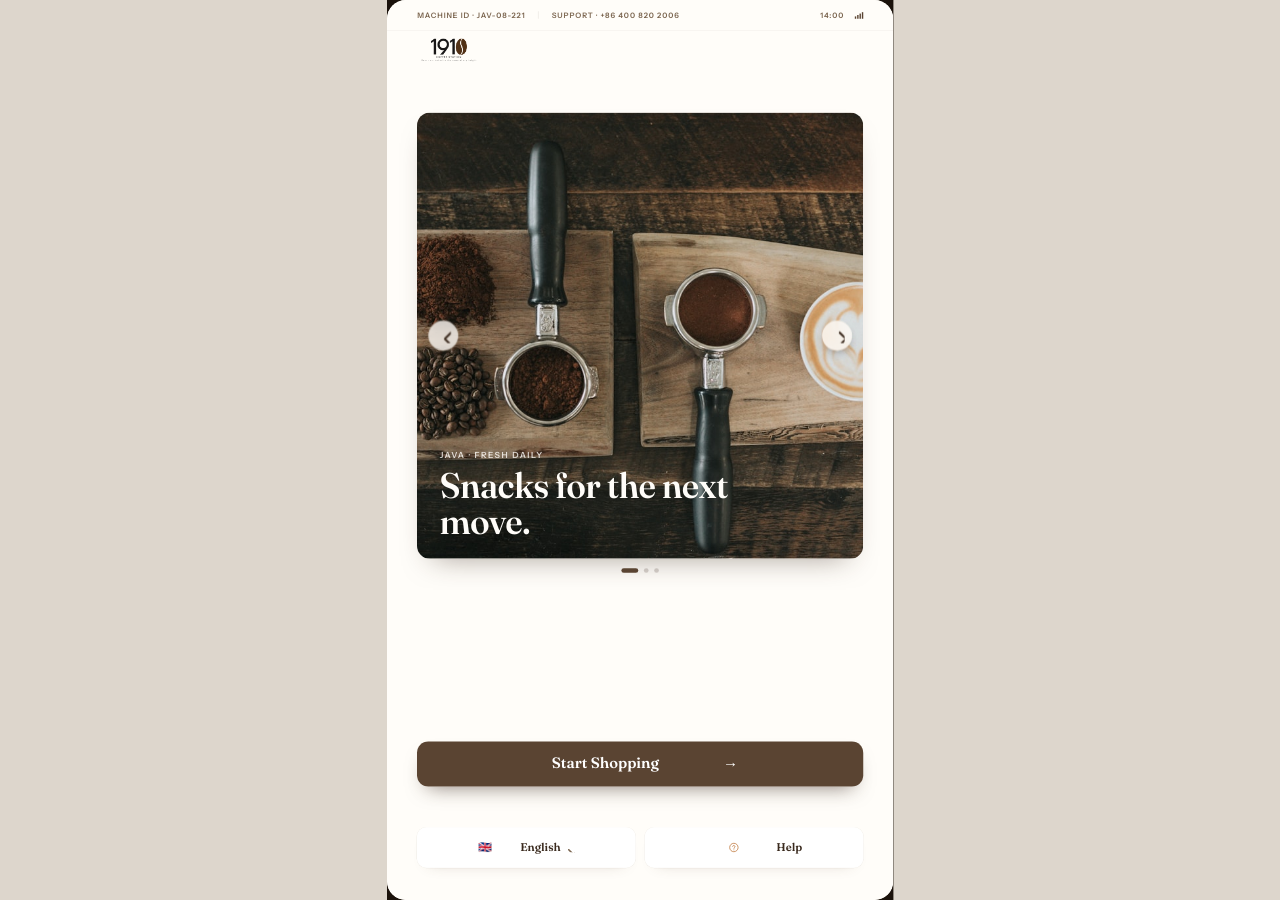
<file: pages/02-lang.html>
<!doctype html>
<html lang="zh">
<head>
<meta charset="utf-8">
<meta name="viewport" content="width=device-width,initial-scale=1">
<title data-i18n="Language / 语言选择 · Jetinno Coffee Kiosk">Language / 语言选择 · Jetinno Coffee Kiosk</title>
<style>
@font-face{font-family:'Fraunces';src:url('../assets/fonts/fraunces.woff2') format('woff2');font-weight:400 700;font-display:block}
@font-face{font-family:'Instrument Sans';src:url('../assets/fonts/instrument-sans.woff2') format('woff2');font-weight:400 700;font-display:block}
@font-face{font-family:'Noto Serif SC';src:url('../assets/fonts/noto-serif-sc.woff2') format('woff2');font-weight:400 900;font-display:block}
*{margin:0;padding:0;box-sizing:border-box}
html,body{width:100%;height:100%;overflow:hidden}
body{background:#DDD6CC;font-family:'Instrument Sans',Arial,sans-serif;-webkit-font-smoothing:antialiased;text-rendering:geometricPrecision}
#stage{position:absolute;width:1080px;height:1920px;transform-origin:top left}
.screen{position:relative;width:1080px;height:1920px;background:#1A120B;overflow:hidden}
.tx{display:block;width:100%}
button,.btn{cursor:pointer}

.f1{position:absolute;left:0px;top:0px;width:1080px;height:1920px;box-sizing:border-box;overflow:hidden;}
.f2{position:absolute;inset:0;border-radius:inherit;pointer-events:none;background-color:#1A120B;}
.f3{position:absolute;left:0px;top:0px;width:1080.58px;height:1920px;box-sizing:border-box;overflow:hidden;}
.f4{position:absolute;left:0px;top:0px;width:1080.58px;height:1920px;box-sizing:border-box;overflow:hidden;}
.f5{position:absolute;inset:0;border-radius:inherit;pointer-events:none;background-color:#1A120B;}
.f6{position:absolute;left:0.29px;top:0px;width:1080px;height:1920px;box-sizing:border-box;overflow:hidden;border-radius:40px;box-shadow:0px 36px 72px -42px rgba(92,67,45,0.260);}
.f7{position:absolute;inset:0;border-radius:inherit;pointer-events:none;background-color:#FFFDF9;}
.f8{position:absolute;left:0px;top:0px;width:1080px;height:1920px;box-sizing:border-box;overflow:hidden;}
.f9{position:absolute;inset:0;border-radius:inherit;pointer-events:none;background-color:#FFFDF9;}
.f10{position:absolute;left:0px;top:0px;width:1080px;height:66.32px;box-sizing:border-box;border:1px solid rgba(58,42,30,0.100);}
.f11{position:absolute;left:64px;top:20px;width:559px;height:24px;box-sizing:border-box;}
.f12{position:absolute;left:0px;top:0px;width:230px;height:24px;box-sizing:border-box;}
.f13{position:absolute;left:0px;top:1px;width:230px;height:24px;box-sizing:border-box;font-family:'Instrument Sans',Arial,sans-serif;font-size:16px;font-weight:600;line-height:24px;letter-spacing:1.92px;text-align:left;white-space:pre;display:flex;flex-direction:column;justify-content:flex-start;color:#7C6650;}
.f14{position:absolute;left:258px;top:4px;width:1px;height:16px;box-sizing:border-box;}
.f15{position:absolute;inset:0;border-radius:inherit;pointer-events:none;background-color:rgba(58,42,30,0.150);}
.f16{position:absolute;left:287px;top:0px;width:272px;height:24px;box-sizing:border-box;}
.f17{position:absolute;left:0px;top:1px;width:272px;height:24px;box-sizing:border-box;font-family:'Instrument Sans',Arial,sans-serif;font-size:16px;font-weight:600;line-height:24px;letter-spacing:1.92px;text-align:left;white-space:pre;display:flex;flex-direction:column;justify-content:flex-start;color:#7C6650;}
.f18{position:absolute;left:924px;top:20px;width:92px;height:24px;box-sizing:border-box;}
.f19{position:absolute;left:0px;top:0px;width:50px;height:24px;box-sizing:border-box;}
.f20{position:absolute;left:0px;top:1px;width:50px;height:24px;box-sizing:border-box;font-family:'Instrument Sans',Arial,sans-serif;font-size:16px;font-weight:600;line-height:24px;letter-spacing:1.92px;text-align:left;white-space:pre;display:flex;flex-direction:column;justify-content:flex-start;color:#7C6650;}
.f21{position:absolute;left:74px;top:4px;width:18px;height:16px;box-sizing:border-box;}
.f22{position:absolute;left:0px;top:11px;width:3px;height:5px;box-sizing:border-box;}
.f23{position:absolute;inset:0;border-radius:inherit;pointer-events:none;background-color:#5A4432;}
.f24{position:absolute;left:5px;top:8px;width:3px;height:8px;box-sizing:border-box;}
.f25{position:absolute;inset:0;border-radius:inherit;pointer-events:none;background-color:#5A4432;}
.f26{position:absolute;left:10px;top:5px;width:3px;height:11px;box-sizing:border-box;}
.f27{position:absolute;inset:0;border-radius:inherit;pointer-events:none;background-color:#5A4432;}
.f28{position:absolute;left:15px;top:2px;width:3px;height:14px;box-sizing:border-box;}
.f29{position:absolute;inset:0;border-radius:inherit;pointer-events:none;background-color:#5A4432;}
.f30{position:absolute;left:0px;top:66.32px;width:1080px;height:174px;box-sizing:border-box;}
.f31{position:absolute;left:440px;top:40px;width:200px;height:94px;box-sizing:border-box;}
.f32{position:absolute;inset:0;border-radius:inherit;pointer-events:none;background-image:url(../assets/logo.png);background-size:cover;background-position:center;background-repeat:no-repeat;}
.f33{position:absolute;left:0px;top:240.32px;width:1080px;height:1679.68px;box-sizing:border-box;}
.f34{position:absolute;left:64px;top:0px;width:952px;height:1014px;box-sizing:border-box;}
.f35{position:absolute;left:0px;top:0px;width:952px;height:952px;box-sizing:border-box;overflow:hidden;border-radius:28px;box-shadow:0px 30px 60px -34px rgba(58,42,30,0.500);}
.f36{position:absolute;inset:0;border-radius:inherit;pointer-events:none;background-color:#F5EEE5;}
.f37{position:absolute;left:0px;top:0px;width:952px;height:952px;box-sizing:border-box;overflow:hidden;}
.f38{position:absolute;inset:0;border-radius:inherit;pointer-events:none;background-image:url(../assets/img/7b963e7086e19ff8.jpg);background-size:cover;background-position:center;background-repeat:no-repeat;}
.f39{position:absolute;left:0px;top:666.81px;width:952px;height:286px;box-sizing:border-box;}
.f40{position:absolute;left:48px;top:48px;width:856px;height:29px;box-sizing:border-box;}
.f41{position:absolute;left:0px;top:1px;width:252px;height:29px;box-sizing:border-box;font-family:'Instrument Sans',Arial,sans-serif;font-size:19px;font-weight:600;line-height:28.5px;letter-spacing:4.56px;text-align:left;white-space:pre;display:flex;flex-direction:column;justify-content:flex-start;text-transform:uppercase;color:rgba(255,253,249,0.800);}
.f42{position:absolute;left:48px;top:77px;width:560px;height:161px;box-sizing:border-box;}
.f43{position:absolute;left:0px;top:13px;width:560px;height:149px;box-sizing:border-box;font-family:'Fraunces',Georgia,serif;font-size:76px;font-weight:600;line-height:74.48px;letter-spacing:-0.76px;text-align:left;white-space:pre-wrap;display:flex;flex-direction:column;justify-content:flex-start;color:#FFFDF9;}
.f44{position:absolute;left:23.96px;top:444px;width:64px;height:64px;box-sizing:border-box;border-radius:9999px;backdrop-filter:blur(16px);box-shadow:0px 10px 24px -10px rgba(58,42,30,0.600);}
.f45{position:absolute;inset:0;border-radius:inherit;pointer-events:none;background-color:rgba(255,253,249,0.780);}
.f46{position:absolute;left:16px;top:16px;width:31.99px;height:31.99px;box-sizing:border-box;overflow:hidden;}
.f47{position:absolute;left:10.66px;top:6.67px;width:9.33px;height:18.66px;display:block;}
.f48{position:absolute;left:864.04px;top:444px;width:64px;height:64px;box-sizing:border-box;border-radius:9999px;backdrop-filter:blur(16px);box-shadow:0px 10px 24px -10px rgba(58,42,30,0.600);}
.f49{position:absolute;inset:0;border-radius:inherit;pointer-events:none;background-color:rgba(255,253,249,0.780);}
.f50{position:absolute;left:16px;top:16px;width:31.99px;height:31.99px;box-sizing:border-box;overflow:hidden;}
.f51{position:absolute;left:12px;top:6.67px;width:9.33px;height:18.66px;display:block;}
.f52{position:absolute;left:0px;top:952px;width:952px;height:30px;box-sizing:border-box;}
.f53{position:absolute;left:436px;top:20px;width:36px;height:10px;box-sizing:border-box;border-radius:9999px;}
.f54{position:absolute;inset:0;border-radius:inherit;pointer-events:none;background-color:#5A4432;}
.f55{position:absolute;left:484px;top:20px;width:10px;height:10px;box-sizing:border-box;border-radius:9999px;}
.f56{position:absolute;inset:0;border-radius:inherit;pointer-events:none;background-color:rgba(58,42,30,0.200);}
.f57{position:absolute;left:506px;top:20px;width:10px;height:10px;box-sizing:border-box;border-radius:9999px;}
.f58{position:absolute;inset:0;border-radius:inherit;pointer-events:none;background-color:rgba(58,42,30,0.200);}
.f59{position:absolute;left:64px;top:1014px;width:952px;height:288px;box-sizing:border-box;}
.f60{position:absolute;left:0px;top:32px;width:952px;height:64px;box-sizing:border-box;overflow:hidden;}
.f61{position:absolute;left:270px;top:21px;width:412px;height:24px;box-sizing:border-box;font-family:'Instrument Sans',Arial,sans-serif;font-size:32px;font-weight:600;line-height:24px;letter-spacing:3.52px;text-align:center;white-space:pre;display:flex;flex-direction:column;justify-content:flex-start;text-transform:uppercase;color:#7C6650;}
.f62{position:absolute;left:0px;top:96px;width:952px;height:192px;box-sizing:border-box;}
.f63{position:absolute;left:0px;top:40px;width:952px;height:112px;box-sizing:border-box;}
.f64{position:absolute;left:0px;top:0px;width:303.99px;height:112px;box-sizing:border-box;border-radius:20px;box-shadow:0px 16px 32px -26px rgba(92,67,45,0.280),0px 0px 0px 1px rgba(58,42,30,0.080);}
.f65{position:absolute;inset:0;border-radius:inherit;pointer-events:none;background-color:#FFFFFF;}
.f66{position:absolute;left:131.99px;top:13px;width:40px;height:40px;box-sizing:border-box;overflow:hidden;}
.f67{position:absolute;left:4.17px;top:8.33px;width:31.67px;height:23.33px;display:block;}
.f68{position:absolute;left:4.17px;top:15.83px;width:31.67px;height:10px;display:block;}
.f69{position:absolute;left:118.99px;top:64px;width:66px;height:36px;box-sizing:border-box;font-family:'Fraunces',Georgia,serif;font-size:28px;font-weight:600;line-height:36px;letter-spacing:0px;text-align:left;white-space:pre;display:flex;flex-direction:column;justify-content:flex-start;color:#3A2A1E;}
.f70{position:absolute;left:323.99px;top:0px;width:304.02px;height:112px;box-sizing:border-box;border-radius:20px;box-shadow:0px 16px 32px -26px rgba(92,67,45,0.280),0px 0px 0px 1px rgba(58,42,30,0.080);}
.f71{position:absolute;inset:0;border-radius:inherit;pointer-events:none;background-color:#FFFFFF;}
.f72{position:absolute;left:132.01px;top:13px;width:40px;height:40px;box-sizing:border-box;overflow:hidden;}
.f73{position:absolute;left:6.67px;top:5px;width:20.2px;height:30px;display:block;}
.f74{position:absolute;left:126.51px;top:64px;width:51px;height:36px;box-sizing:border-box;font-family:'Fraunces',Georgia,serif;font-size:28px;font-weight:600;line-height:36px;letter-spacing:0px;text-align:left;white-space:pre;display:flex;flex-direction:column;justify-content:flex-start;color:#3A2A1E;}
.f75{position:absolute;left:648.01px;top:0px;width:304.02px;height:112px;box-sizing:border-box;border-radius:20px;box-shadow:0px 16px 32px -26px rgba(92,67,45,0.280),0px 0px 0px 1px rgba(58,42,30,0.080);}
.f76{position:absolute;inset:0;border-radius:inherit;pointer-events:none;background-color:#FFFFFF;}
.f77{position:absolute;left:132.01px;top:13px;width:40px;height:40px;box-sizing:border-box;overflow:hidden;}
.f78{position:absolute;left:6.67px;top:6.67px;width:26.67px;height:26.67px;display:block;}
.f79{position:absolute;left:25px;top:25px;width:8.33px;height:8.33px;display:block;}
.f80{position:absolute;left:102.01px;top:64px;width:100px;height:36px;box-sizing:border-box;font-family:'Fraunces',Georgia,serif;font-size:28px;font-weight:600;line-height:36px;letter-spacing:0px;text-align:left;white-space:pre;display:flex;flex-direction:column;justify-content:flex-start;color:#3A2A1E;}
.f81{position:absolute;left:64px;top:1302px;width:952px;height:175px;box-sizing:border-box;}
.f82{position:absolute;left:0px;top:40px;width:952px;height:90px;box-sizing:border-box;border-radius:22px;box-shadow:0px 22px 44px -22px rgba(58,42,30,0.620);}
.f83{position:absolute;inset:0;border-radius:inherit;pointer-events:none;background-color:#5A4432;}
.f84{position:absolute;left:271.5px;top:22.5px;width:365px;height:45px;box-sizing:border-box;}
.f85{position:absolute;left:0px;top:1px;width:365px;height:45px;box-sizing:border-box;font-family:'Fraunces',Georgia,serif;font-size:32px;font-weight:600;line-height:45px;letter-spacing:0.75px;text-align:center;white-space:pre;display:flex;flex-direction:column;justify-content:flex-start;color:#FFFFFF;}
.f86{position:absolute;left:652.5px;top:22.5px;width:28px;height:45px;box-sizing:border-box;}
.f87{position:absolute;left:0px;top:1px;width:28px;height:45px;box-sizing:border-box;font-family:'Instrument Sans',Arial,sans-serif;font-size:32px;font-weight:400;line-height:45px;letter-spacing:0px;text-align:center;white-space:pre;display:flex;flex-direction:column;justify-content:flex-start;color:#FFFFFF;}
.f88{position:absolute;left:64px;top:1477px;width:952px;height:150px;box-sizing:border-box;}
.f89{position:absolute;left:0px;top:16px;width:952px;height:118px;box-sizing:border-box;}
.f90{position:absolute;left:0px;top:32px;width:466.01px;height:85.98px;box-sizing:border-box;}
.f91{position:absolute;left:0px;top:0px;width:466.01px;height:86px;box-sizing:border-box;border-radius:20px;box-shadow:0px 16px 32px -26px rgba(92,67,45,0.280),0px 0px 0px 1px rgba(58,42,30,0.080);}
.f92{position:absolute;inset:0;border-radius:inherit;pointer-events:none;background-color:#FFFFFF;}
.f93{position:absolute;left:129.01px;top:31px;width:32px;height:26px;box-sizing:border-box;font-family:'Instrument Sans',Arial,sans-serif;font-size:32px;font-weight:400;line-height:26px;letter-spacing:0px;text-align:center;white-space:pre;display:flex;flex-direction:column;justify-content:flex-start;color:#000000;}
.f94{position:absolute;left:173.01px;top:25px;width:132px;height:36px;box-sizing:border-box;}
.f95{position:absolute;left:0px;top:1px;width:132px;height:36px;box-sizing:border-box;font-family:'Fraunces',Georgia,serif;font-size:32px;font-weight:600;line-height:36px;letter-spacing:0px;text-align:center;white-space:pre;display:flex;flex-direction:column;justify-content:flex-start;color:#3A2A1E;}
.f96{position:absolute;left:317.01px;top:33px;width:20px;height:20px;box-sizing:border-box;overflow:hidden;}
.f97{position:absolute;left:5px;top:7.5px;width:10px;height:5px;display:block;}
.f98{position:absolute;left:486.01px;top:32px;width:466px;height:86px;box-sizing:border-box;border-radius:20px;box-shadow:0px 16px 32px -26px rgba(92,67,45,0.280),0px 0px 0px 1px rgba(58,42,30,0.080);}
.f99{position:absolute;inset:0;border-radius:inherit;pointer-events:none;background-color:#FFFFFF;}
.f100{position:absolute;left:174px;top:27px;width:32px;height:32px;box-sizing:border-box;overflow:hidden;}
.f101{position:absolute;left:4px;top:4px;width:24px;height:24px;display:block;}
.f102{position:absolute;left:12.53px;top:10.26px;width:6.67px;height:12.41px;display:block;}
.f103{position:absolute;left:218px;top:25px;width:74px;height:36px;box-sizing:border-box;}
.f104{position:absolute;left:0px;top:1px;width:74px;height:36px;box-sizing:border-box;font-family:'Fraunces',Georgia,serif;font-size:32px;font-weight:600;line-height:36px;letter-spacing:0px;text-align:center;white-space:pre;display:flex;flex-direction:column;justify-content:flex-start;color:#3A2A1E;}
</style>
<link rel="stylesheet" href="../kiosk.css">
<link rel="stylesheet" href="../tokens.css">
<link rel="stylesheet" href="../refine.css">
</head>
<body data-refine="1" data-page="02-lang">
<div id="stage"><div class="screen"><div class="f1"><div class="f2"></div><div class="f3"><div class="f4"><div class="f5"></div><div class="f6"><div class="f7"></div><div class="f8"><div class="f9"></div><div class="f10"><div class="f11"><div class="f12"><div class="f13"><span class="tx" data-i18n="MACHINE ID · JAV-08-221" data-kc="status-text">MACHINE ID · JAV-08-221</span></div></div><div class="f14"><div class="f15"></div></div><div class="f16"><div class="f17"><span class="tx" data-i18n="SUPPORT · +86 400 820 2006" data-kc="status-text">SUPPORT · +86 400 820 2006</span></div></div></div><div class="f18"><div class="f19"><div class="f20"><span class="tx" data-kc="status-text" data-nolang="1">14:00</span></div></div><div class="f21"><div class="f22"><div class="f23"></div></div><div class="f24"><div class="f25"></div></div><div class="f26"><div class="f27"></div></div><div class="f28"><div class="f29"></div></div></div></div></div><div class="f30"><div class="f31"><div class="f32" data-kc="brand"></div></div></div><div class="f33"><div class="f34"><div class="f35"><div class="f36"></div><div class="f37"><div class="f38"></div></div><div class="f39"><div class="f40"><div class="f41"><span class="tx" data-i18n="JAVA · Fresh Daily">JAVA · Fresh Daily</span></div></div><div class="f42"><div class="f43"><span class="tx" data-i18n="Snacks for the next move.">Snacks for the next move.</span></div></div></div><div class="f44"><div class="f45"></div><div class="f46"><img class="f47" src="../assets/vec/155-211.svg" alt="" data-kc="icon-md"></div></div><div class="f48"><div class="f49"></div><div class="f50"><img class="f51" src="../assets/vec/155-214.svg" alt="" data-kc="icon-md"></div></div></div><div class="f52"><div class="f53"><div class="f54"></div></div><div class="f55"><div class="f56"></div></div><div class="f57"><div class="f58"></div></div></div></div><div class="f59"><div class="f60"><div class="f61"><span class="tx" data-i18n="Accepted Payments">Accepted Payments</span></div></div><div class="f62"><div class="f63"><div class="f64"><div class="f65"></div><div class="f66"><img class="f67" src="../assets/vec/155-226.svg" alt=""><img class="f68" src="../assets/vec/155-227.svg" alt=""></div><div class="f69"><span class="tx" data-i18n="Card" data-kc="payment-label">Card</span></div></div><div class="f70"><div class="f71"></div><div class="f72"><img class="f73" src="../assets/vec/155-231.svg" alt=""></div><div class="f74"><span class="tx" data-i18n="Tap" data-kc="payment-label">Tap</span></div></div><div class="f75"><div class="f76"></div><div class="f77"><img class="f78" src="../assets/vec/155-235.svg" alt=""><img class="f79" src="../assets/vec/155-236.svg" alt=""></div><div class="f80"><span class="tx" data-i18n="QR Pay" data-kc="payment-label">QR Pay</span></div></div></div></div></div><div class="f81"><div class="f82" data-btn-group="primary"><div class="f83"></div><div class="f84"><div class="f85"><span class="tx" data-i18n="Commencer vos achats" data-kc="cta-label">Commencer vos achats</span></div></div><div class="f86"><div class="f87"><span class="tx" data-nolang="1">→</span></div></div></div></div><div class="f88"><div class="f89"><div class="f90"><div class="f91" data-btn-group="bottom-action"><div class="f92"></div><div class="f93"><span class="tx" data-nolang="1" data-kc="flag">🇫🇷</span></div><div class="f94"><div class="f95"><span class="tx" data-i18n="@langLabel" data-lang-toggle="1" data-kc="top-action">Français</span></div></div><div class="f96"><img class="f97" src="../assets/vec/155-252.svg" alt="" data-kc="icon-sm"></div></div></div><div class="f98" data-btn-group="bottom-action"><div class="f99"></div><div class="f100"><img class="f101" data-kc="icon-sm" src="../assets/help.svg" alt=""></div><div class="f103"><div class="f104"><span class="tx" data-i18n="Help" data-kc="top-action">Help</span></div></div></div></div></div></div></div></div></div></div></div></div></div>
<script src="../i18n.js"></script>
<script src="../kiosk.js" data-screen="02-lang"></script>
</body>
</html>
</file>
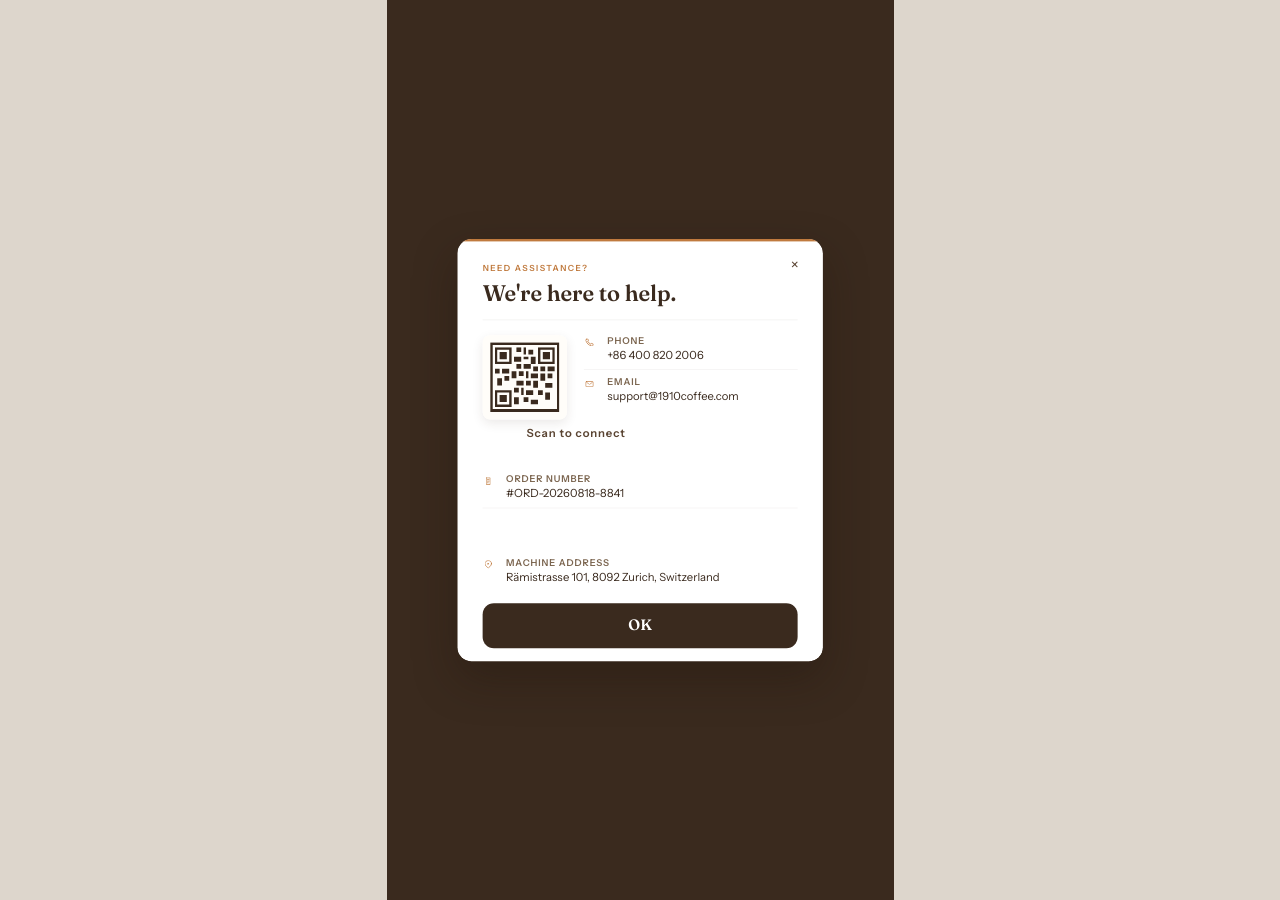
<file: pages/03-help.html>
<!doctype html>
<html lang="zh">
<head>
<meta charset="utf-8">
<meta name="viewport" content="width=device-width,initial-scale=1">
<title data-i18n="Help / 帮助弹窗 · Jetinno Coffee Kiosk">Help / 帮助弹窗 · Jetinno Coffee Kiosk</title>
<style>
@font-face{font-family:'Fraunces';src:url('../assets/fonts/fraunces.woff2') format('woff2');font-weight:400 700;font-display:block}
@font-face{font-family:'Instrument Sans';src:url('../assets/fonts/instrument-sans.woff2') format('woff2');font-weight:400 700;font-display:block}
@font-face{font-family:'Noto Serif SC';src:url('../assets/fonts/noto-serif-sc.woff2') format('woff2');font-weight:400 900;font-display:block}
*{margin:0;padding:0;box-sizing:border-box}
html,body{width:100%;height:100%;overflow:hidden}
body{background:#DDD6CC;font-family:'Instrument Sans',Arial,sans-serif;-webkit-font-smoothing:antialiased;text-rendering:geometricPrecision}
#stage{position:absolute;width:1080px;height:1920px;transform-origin:top left}
.screen{position:relative;width:1080px;height:1920px;background:#1A120B;overflow:hidden}
.tx{display:block;width:100%}
button,.btn{cursor:pointer}

.f1{position:absolute;left:0px;top:0px;width:1080px;height:1920px;box-sizing:border-box;overflow:hidden;backdrop-filter:blur(4px);}
.f2{position:absolute;inset:0;border-radius:inherit;pointer-events:none;background-color:#3A2A1E;}
.f3{position:absolute;left:150px;top:509.5px;width:780px;height:901px;box-sizing:border-box;overflow:hidden;border-radius:30px;box-shadow:0px 38px 90px 0px rgba(30,19,11,0.360),0px 0px 0px 1px rgba(255,253,249,0.550);}
.f4{position:absolute;inset:0;border-radius:inherit;pointer-events:none;background-color:#FFFFFF;}
.f5{position:absolute;left:54px;top:50px;width:672px;height:24px;box-sizing:border-box;}
.f6{position:absolute;left:0px;top:1px;width:199px;height:24px;box-sizing:border-box;font-family:'Instrument Sans',Arial,sans-serif;font-size:16px;font-weight:600;line-height:24px;letter-spacing:2.88px;text-align:left;white-space:pre;display:flex;flex-direction:column;justify-content:flex-start;color:#C07A3E;}
.f7{position:absolute;left:54px;top:74px;width:672px;height:62px;box-sizing:border-box;}
.f8{position:absolute;left:0px;top:13px;width:405px;height:50px;box-sizing:border-box;font-family:'Fraunces',Georgia,serif;font-size:48px;font-weight:600;line-height:49.44px;letter-spacing:0px;text-align:left;white-space:pre;display:flex;flex-direction:column;justify-content:flex-start;color:#3A2A1E;}
.f9{position:absolute;left:54px;top:136px;width:672px;height:37px;box-sizing:border-box;}
.f10{position:absolute;left:0px;top:36px;width:672px;height:1px;box-sizing:border-box;}
.f11{position:absolute;inset:0;border-radius:inherit;pointer-events:none;background-color:rgba(58,42,30,0.100);}
.f12{position:absolute;left:54px;top:173px;width:672px;height:278px;box-sizing:border-box;}
.f13{position:absolute;left:0px;top:32px;width:672px;height:246px;box-sizing:border-box;}
.f14{position:absolute;left:0px;top:0px;width:180px;height:246.49px;box-sizing:border-box;}
.f15{position:absolute;left:0px;top:0px;width:180px;height:180px;box-sizing:border-box;border-radius:16px;box-shadow:0px 0px 0px 1px rgba(58,42,30,0.100);}
.f16{position:absolute;inset:0;border-radius:inherit;pointer-events:none;background-color:#FFFDF9;}
.f17{position:absolute;left:15.98px;top:15.98px;width:148.04px;height:148.04px;box-sizing:border-box;overflow:hidden;}
.f18{position:absolute;left:0px;top:0px;width:148.04px;height:148.04px;display:block;}
.f19{position:absolute;left:5.1px;top:5.1px;width:137.83px;height:137.83px;display:block;}
.f20{position:absolute;left:10.21px;top:10.21px;width:127.62px;height:127.62px;box-sizing:border-box;}
.f21{position:absolute;left:0px;top:0px;width:127.62px;height:127.62px;display:block;}
.f22{position:absolute;left:0px;top:0px;width:127.62px;height:122.52px;display:block;}
.f23{position:absolute;left:-10.5px;top:180px;width:201px;height:40px;box-sizing:border-box;}
.f24{position:absolute;left:0px;top:17px;width:201px;height:24px;box-sizing:border-box;font-family:'Instrument Sans',Arial,sans-serif;font-size:24px;font-weight:600;line-height:24px;letter-spacing:1.28px;text-align:center;white-space:pre;display:flex;flex-direction:column;justify-content:flex-start;color:#5A4432;}
.f25{position:absolute;left:216px;top:0px;width:456.05px;height:246.49px;box-sizing:border-box;}
.f26{position:absolute;left:0px;top:0px;width:456.05px;height:73px;box-sizing:border-box;border:1px solid rgba(58,42,30,0.100);}
.f27{position:absolute;left:0px;top:0px;width:33.99px;height:54.53px;box-sizing:border-box;}
.f28{position:absolute;left:0px;top:4px;width:34px;height:51px;box-sizing:border-box;}
.f29{position:absolute;left:0px;top:0px;width:23.99px;height:23.99px;box-sizing:border-box;overflow:hidden;}
.f30{position:absolute;left:3.37px;top:3px;width:17.52px;height:17.52px;display:block;}
.f31{position:absolute;left:49.99px;top:0px;width:406.09px;height:54.53px;box-sizing:border-box;}
.f32{position:absolute;left:0px;top:0px;width:406.09px;height:21px;box-sizing:border-box;}
.f33{position:absolute;left:0px;top:1px;width:94px;height:21px;box-sizing:border-box;font-family:'Instrument Sans',Arial,sans-serif;font-size:24px;font-weight:600;line-height:21px;letter-spacing:2.24px;text-align:left;white-space:pre;display:flex;flex-direction:column;justify-content:flex-start;color:#7C6650;}
.f34{position:absolute;left:0px;top:21px;width:406.09px;height:34px;box-sizing:border-box;}
.f35{position:absolute;left:0px;top:7px;width:161px;height:28px;box-sizing:border-box;font-family:'Instrument Sans',Arial,sans-serif;font-size:24px;font-weight:400;line-height:27.6px;letter-spacing:0px;text-align:left;white-space:pre;display:flex;flex-direction:column;justify-content:flex-start;color:#3A2A1E;}
.f36{position:absolute;left:0px;top:73px;width:456.05px;height:86px;box-sizing:border-box;}
.f37{position:absolute;left:0px;top:16px;width:33.99px;height:54.53px;box-sizing:border-box;}
.f38{position:absolute;left:0px;top:4px;width:34px;height:51px;box-sizing:border-box;}
.f39{position:absolute;left:0px;top:0px;width:23.99px;height:23.99px;box-sizing:border-box;overflow:hidden;}
.f40{position:absolute;left:3px;top:5px;width:17.99px;height:13.99px;display:block;}
.f41{position:absolute;left:4px;top:7px;width:15.99px;height:6px;display:block;}
.f42{position:absolute;left:49.99px;top:16px;width:406.09px;height:54.53px;box-sizing:border-box;}
.f43{position:absolute;left:0px;top:0px;width:406.09px;height:21px;box-sizing:border-box;}
.f44{position:absolute;left:0px;top:1px;width:84px;height:21px;box-sizing:border-box;font-family:'Instrument Sans',Arial,sans-serif;font-size:24px;font-weight:600;line-height:21px;letter-spacing:2.24px;text-align:left;white-space:pre;display:flex;flex-direction:column;justify-content:flex-start;color:#7C6650;}
.f45{position:absolute;left:0px;top:21px;width:406.09px;height:34px;box-sizing:border-box;}
.f46{position:absolute;left:0px;top:7px;width:281px;height:28px;box-sizing:border-box;font-family:'Instrument Sans',Arial,sans-serif;font-size:24px;font-weight:400;line-height:27.6px;letter-spacing:0px;text-align:left;white-space:pre;display:flex;flex-direction:column;justify-content:flex-start;color:#3A2A1E;}
.f47{position:absolute;left:54px;top:451px;width:672px;height:298.32px;box-sizing:border-box;}
.f48{position:absolute;left:0px;top:28px;width:672px;height:270.32px;box-sizing:border-box;border:1px solid rgba(58,42,30,0.100);}
.f49{position:absolute;left:0px;top:22.32px;width:672px;height:73px;box-sizing:border-box;border:1px solid rgba(58,42,30,0.100);}
.f50{position:absolute;left:0px;top:0px;width:33.99px;height:54.53px;box-sizing:border-box;}
.f51{position:absolute;left:0px;top:4px;width:34px;height:51px;box-sizing:border-box;}
.f52{position:absolute;left:0px;top:0px;width:23.99px;height:23.99px;box-sizing:border-box;overflow:hidden;}
.f53{position:absolute;left:7px;top:3.5px;width:9.99px;height:16.99px;display:block;}
.f54{position:absolute;left:49.99px;top:0px;width:622.07px;height:54.53px;box-sizing:border-box;}
.f55{position:absolute;left:0px;top:0px;width:622.07px;height:21px;box-sizing:border-box;}
.f56{position:absolute;left:0px;top:1px;width:216px;height:21px;box-sizing:border-box;font-family:'Instrument Sans',Arial,sans-serif;font-size:24px;font-weight:600;line-height:21px;letter-spacing:2.24px;text-align:left;white-space:pre;display:flex;flex-direction:column;justify-content:flex-start;color:#7C6650;}
.f57{position:absolute;left:0px;top:21px;width:622.07px;height:34px;box-sizing:border-box;}
.f58{position:absolute;left:0px;top:7px;width:252px;height:28px;box-sizing:border-box;font-family:'Instrument Sans',Arial,sans-serif;font-size:24px;font-weight:400;line-height:27.6px;letter-spacing:0px;text-align:left;white-space:pre;display:flex;flex-direction:column;justify-content:flex-start;color:#3A2A1E;}
.f59{position:absolute;left:0px;top:95.32px;width:672px;height:89px;box-sizing:border-box;border:1px solid rgba(58,42,30,0.100);}
.f60{position:absolute;left:0px;top:16px;width:33.99px;height:54.53px;box-sizing:border-box;}
.f61{position:absolute;left:0px;top:4px;width:34px;height:51px;box-sizing:border-box;}
.f62{position:absolute;left:0px;top:0px;width:23.99px;height:23.99px;box-sizing:border-box;overflow:hidden;}
.f63{position:absolute;left:5px;top:3px;width:13.99px;height:17.99px;display:block;}
.f64{position:absolute;left:8px;top:7px;width:8px;height:8.99px;display:block;}
.f65{position:absolute;left:49.99px;top:16px;width:622.07px;height:54.53px;box-sizing:border-box;}
.f66{position:absolute;left:0px;top:0px;width:622.07px;height:21px;box-sizing:border-box;}
.f67{position:absolute;left:0px;top:1px;width:161px;height:21px;box-sizing:border-box;font-family:'Instrument Sans',Arial,sans-serif;font-size:24px;font-weight:600;line-height:21px;letter-spacing:2.24px;text-align:left;white-space:pre;display:flex;flex-direction:column;justify-content:flex-start;color:#7C6650;}
.f68{position:absolute;left:0px;top:21px;width:622.07px;height:34px;box-sizing:border-box;}
.f69{position:absolute;left:0px;top:7px;width:136px;height:28px;box-sizing:border-box;font-family:'Instrument Sans',Arial,sans-serif;font-size:24px;font-weight:400;line-height:27.6px;letter-spacing:0px;text-align:left;white-space:pre;display:flex;flex-direction:column;justify-content:flex-start;color:#3A2A1E;}
.f70{position:absolute;left:0px;top:184.32px;width:672px;height:86px;box-sizing:border-box;}
.f71{position:absolute;left:0px;top:16px;width:33.99px;height:54.53px;box-sizing:border-box;}
.f72{position:absolute;left:0px;top:4px;width:34px;height:51px;box-sizing:border-box;}
.f73{position:absolute;left:0px;top:0px;width:23.99px;height:23.99px;box-sizing:border-box;overflow:hidden;}
.f74{position:absolute;left:4px;top:2.2px;width:15.99px;height:18.29px;display:block;}
.f75{position:absolute;left:9.49px;top:7.5px;width:5px;height:5px;display:block;}
.f76{position:absolute;left:49.99px;top:16px;width:622.07px;height:54.53px;box-sizing:border-box;}
.f77{position:absolute;left:0px;top:0px;width:622.07px;height:21px;box-sizing:border-box;}
.f78{position:absolute;left:0px;top:1px;width:263px;height:21px;box-sizing:border-box;font-family:'Instrument Sans',Arial,sans-serif;font-size:24px;font-weight:600;line-height:21px;letter-spacing:2.24px;text-align:left;white-space:pre;display:flex;flex-direction:column;justify-content:flex-start;color:#7C6650;}
.f79{position:absolute;left:0px;top:21px;width:622.07px;height:34px;box-sizing:border-box;}
.f80{position:absolute;left:0px;top:7px;width:456px;height:28px;box-sizing:border-box;font-family:'Instrument Sans',Arial,sans-serif;font-size:24px;font-weight:400;line-height:27.6px;letter-spacing:0px;text-align:left;white-space:pre;display:flex;flex-direction:column;justify-content:flex-start;color:#3A2A1E;}
.f81{position:absolute;left:54px;top:749.32px;width:672px;height:104.04px;box-sizing:border-box;}
.f82{position:absolute;left:0px;top:28.18px;width:672px;height:90px;box-sizing:border-box;border-radius:9999px;}
.f83{position:absolute;inset:0;border-radius:inherit;pointer-events:none;background-color:#3A2A1E;}
.f84{position:absolute;left:316px;top:28px;width:39px;height:36px;box-sizing:border-box;font-family:'Noto Serif SC','Fraunces',serif;font-size:24px;font-weight:600;line-height:36px;letter-spacing:1.92px;text-align:center;white-space:pre;display:flex;flex-direction:column;justify-content:center;color:#FFFFFF;}
.f85{position:absolute;left:0px;top:-0.11px;width:780px;height:6px;box-sizing:border-box;}
.f86{position:absolute;inset:0;border-radius:inherit;pointer-events:none;background-color:#C07A3E;}
.f87{position:absolute;left:696.04px;top:31.88px;width:48px;height:48px;box-sizing:border-box;border-radius:9999px;}
.f88{position:absolute;left:13.5px;top:6px;width:21px;height:38px;box-sizing:border-box;font-family:'Instrument Sans',Arial,sans-serif;font-size:38px;font-weight:300;line-height:38px;letter-spacing:0px;text-align:center;white-space:pre;display:flex;flex-direction:column;justify-content:flex-start;color:#5A4432;}
</style>
<link rel="stylesheet" href="../kiosk.css">
<link rel="stylesheet" href="../tokens.css">
<link rel="stylesheet" href="../refine.css">
</head>
<body data-refine="1" data-page="03-help">
<div id="stage"><div class="screen"><div class="f1"><div class="f2"></div><div class="f3"><div class="f4"></div><div class="f5"><div class="f6"><span class="tx" data-i18n="NEED ASSISTANCE?">NEED ASSISTANCE?</span></div></div><div class="f7"><div class="f8"><span class="tx" data-i18n="We&#x27;re here to help.">We&#x27;re here to help.</span></div></div><div class="f9"><div class="f10"><div class="f11"></div></div></div><div class="f12"><div class="f13"><div class="f14"><div class="f15"><div class="f16"></div><div class="f17"><img class="f18" src="../assets/vec/1-309.svg" alt=""><img class="f19" src="../assets/vec/1-310.svg" alt=""><div class="f20"><img class="f21" src="../assets/vec/1-312.svg" alt=""><img class="f22" src="../assets/vec/1-313.svg" alt=""></div></div></div><div class="f23"><div class="f24"><span class="tx" data-i18n="Scan to connect">Scan to connect</span></div></div></div><div class="f25"><div class="f26"><div class="f27"><div class="f28"><div class="f29"><img class="f30" src="../assets/vec/1-323.svg" alt=""></div></div></div><div class="f31"><div class="f32"><div class="f33"><span class="tx" data-i18n="PHONE" data-kc="info-label">PHONE</span></div></div><div class="f34"><div class="f35"><span class="tx" data-kc="info-value" data-nolang="1">+86 400 820 2006</span></div></div></div></div><div class="f36"><div class="f37"><div class="f38"><div class="f39"><img class="f40" src="../assets/vec/1-333.svg" alt=""><img class="f41" src="../assets/vec/1-334.svg" alt=""></div></div></div><div class="f42"><div class="f43"><div class="f44"><span class="tx" data-i18n="EMAIL" data-kc="info-label">EMAIL</span></div></div><div class="f45"><div class="f46"><span class="tx" data-kc="info-value" data-nolang="1">support@1910coffee.com</span></div></div></div></div></div></div></div><div class="f47"><div class="f48"><div class="f49"><div class="f50"><div class="f51"><div class="f52"><img class="f53" src="../assets/vec/1-346.svg" alt=""></div></div></div><div class="f54"><div class="f55"><div class="f56"><span class="tx" data-i18n="ORDER NUMBER" data-kc="info-label">ORDER NUMBER</span></div></div><div class="f57"><div class="f58"><span class="tx" data-kc="info-value" data-nolang="1">#ORD-20260818-8841</span></div></div></div></div><div class="f59"><div class="f60"><div class="f61"><div class="f62"><img class="f63" src="../assets/vec/1-356.svg" alt=""><img class="f64" src="../assets/vec/1-357.svg" alt=""></div></div></div><div class="f65"><div class="f66"><div class="f67"><span class="tx" data-i18n="MACHINE ID" data-kc="info-label">MACHINE ID</span></div></div><div class="f68"><div class="f69"><span class="tx" data-kc="info-value" data-nolang="1">JAV-08-221</span></div></div></div></div><div class="f70"><div class="f71"><div class="f72"><div class="f73"><img class="f74" src="../assets/vec/1-367.svg" alt=""><img class="f75" src="../assets/vec/1-368.svg" alt=""></div></div></div><div class="f76"><div class="f77"><div class="f78"><span class="tx" data-i18n="MACHINE ADDRESS" data-kc="info-label">MACHINE ADDRESS</span></div></div><div class="f79"><div class="f80"><span class="tx" data-i18n="Rämistrasse 101, 8092 Zurich, Switzerland">Rämistrasse 101, 8092 Zurich, Switzerland</span></div></div></div></div></div></div><div class="f81"><div class="f82" data-btn-group="primary"><div class="f83"></div><div class="f84"><span class="tx" data-i18n="OK" data-kc="cta-label">OK</span></div></div></div><div class="f85"><div class="f86"></div></div><div class="f87"><div class="f88"><span class="tx" data-nolang="1">×</span></div></div></div></div></div></div>
<script src="../i18n.js"></script>
<script src="../kiosk.js" data-screen="03-help"></script>
</body>
</html>
</file>
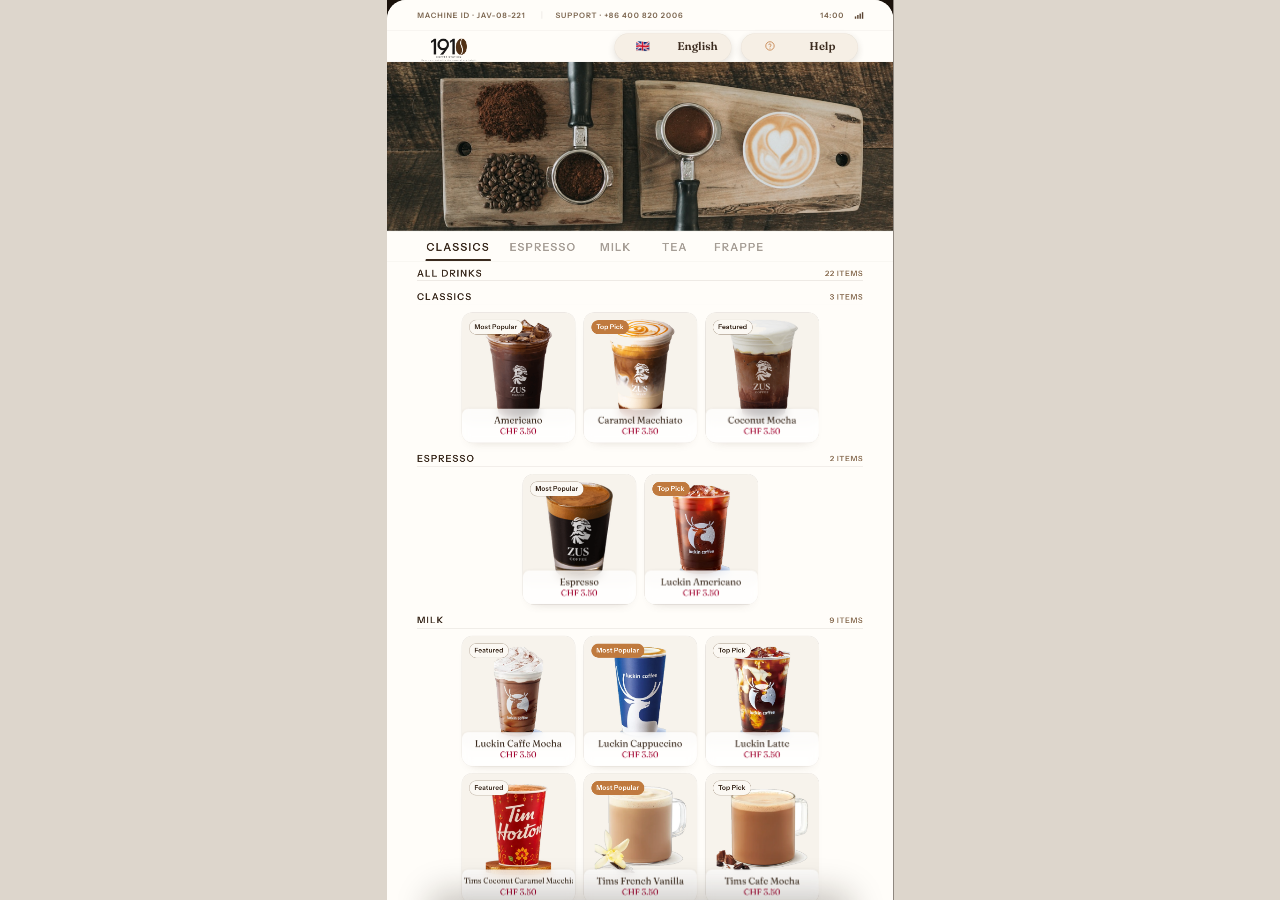
<file: pages/04-shopping.html>
<!doctype html>
<html lang="zh">
<head>
<meta charset="utf-8">
<meta name="viewport" content="width=device-width,initial-scale=1">
<title data-i18n="Shopping / 商品列表 · Jetinno Coffee Kiosk">Shopping / 商品列表 · Jetinno Coffee Kiosk</title>
<style>
@font-face{font-family:'Fraunces';src:url('../assets/fonts/fraunces.woff2') format('woff2');font-weight:400 700;font-display:block}
@font-face{font-family:'Instrument Sans';src:url('../assets/fonts/instrument-sans.woff2') format('woff2');font-weight:400 700;font-display:block}
@font-face{font-family:'Noto Serif SC';src:url('../assets/fonts/noto-serif-sc.woff2') format('woff2');font-weight:400 900;font-display:block}
*{margin:0;padding:0;box-sizing:border-box}
html,body{width:100%;height:100%;overflow:hidden}
body{background:#DDD6CC;font-family:'Instrument Sans',Arial,sans-serif;-webkit-font-smoothing:antialiased;text-rendering:geometricPrecision}
#stage{position:absolute;width:1080px;height:1920px;transform-origin:top left}
.screen{position:relative;width:1080px;height:1920px;background:#1A120B;overflow:hidden}
.tx{display:block;width:100%}
button,.btn{cursor:pointer}

.f1{position:absolute;left:0px;top:0px;width:1080px;height:1920px;box-sizing:border-box;overflow:hidden;}
.f2{position:absolute;left:0px;top:0px;width:1080px;height:1920px;box-sizing:border-box;border-radius:0px 0px 0px 0px;}
.f3{position:absolute;left:0px;top:0px;width:1080px;height:1920px;box-sizing:border-box;overflow:hidden;}
.f4{position:absolute;inset:0;border-radius:inherit;pointer-events:none;background-color:#1A120B;}
.f5{position:absolute;left:0px;top:0px;width:1080.58px;height:1920px;box-sizing:border-box;overflow:hidden;}
.f6{position:absolute;left:0px;top:0px;width:1080.58px;height:1920px;box-sizing:border-box;overflow:hidden;}
.f7{position:absolute;inset:0;border-radius:inherit;pointer-events:none;background-color:#1A120B;}
.f8{position:absolute;left:0.29px;top:0px;width:1080px;height:1920px;box-sizing:border-box;overflow:hidden;border-radius:40px;box-shadow:0px 36px 72px -42px rgba(92,67,45,0.390);}
.f9{position:absolute;inset:0;border-radius:inherit;pointer-events:none;background-color:#FFFDF9;}
.f10{position:absolute;left:0px;top:0px;width:1080px;height:66.32px;box-sizing:border-box;border:1px solid rgba(58,42,30,0.100);}
.f11{position:absolute;left:64px;top:20px;width:537px;height:24px;box-sizing:border-box;}
.f12{position:absolute;left:0px;top:0px;width:238px;height:24px;box-sizing:border-box;}
.f13{position:absolute;left:0px;top:1px;width:238px;height:24px;box-sizing:border-box;font-family:'Instrument Sans',Arial,sans-serif;font-size:16px;font-weight:600;line-height:24px;letter-spacing:1.92px;text-align:left;white-space:pre;display:flex;flex-direction:column;justify-content:flex-start;color:#7C6650;}
.f14{position:absolute;left:266px;top:4px;width:1px;height:16px;box-sizing:border-box;}
.f15{position:absolute;inset:0;border-radius:inherit;pointer-events:none;background-color:rgba(58,42,30,0.150);}
.f16{position:absolute;left:295px;top:0px;width:242px;height:24px;box-sizing:border-box;}
.f17{position:absolute;left:0px;top:1px;width:242px;height:24px;box-sizing:border-box;font-family:'Instrument Sans',Arial,sans-serif;font-size:16px;font-weight:600;line-height:24px;letter-spacing:1.92px;text-align:left;white-space:pre;display:flex;flex-direction:column;justify-content:flex-start;color:#7C6650;}
.f18{position:absolute;left:924px;top:20px;width:92px;height:24px;box-sizing:border-box;}
.f19{position:absolute;left:0px;top:0px;width:50px;height:24px;box-sizing:border-box;}
.f20{position:absolute;left:0px;top:1px;width:50px;height:24px;box-sizing:border-box;font-family:'Instrument Sans',Arial,sans-serif;font-size:16px;font-weight:600;line-height:24px;letter-spacing:1.92px;text-align:left;white-space:pre;display:flex;flex-direction:column;justify-content:flex-start;color:#7C6650;}
.f21{position:absolute;left:74px;top:4px;width:18px;height:16px;box-sizing:border-box;}
.f22{position:absolute;left:0px;top:11px;width:3px;height:5px;box-sizing:border-box;}
.f23{position:absolute;inset:0;border-radius:inherit;pointer-events:none;background-color:#5A4432;}
.f24{position:absolute;left:5px;top:8px;width:3px;height:8px;box-sizing:border-box;}
.f25{position:absolute;inset:0;border-radius:inherit;pointer-events:none;background-color:#5A4432;}
.f26{position:absolute;left:10px;top:5px;width:3px;height:11px;box-sizing:border-box;}
.f27{position:absolute;inset:0;border-radius:inherit;pointer-events:none;background-color:#5A4432;}
.f28{position:absolute;left:15px;top:2px;width:3px;height:14px;box-sizing:border-box;}
.f29{position:absolute;inset:0;border-radius:inherit;pointer-events:none;background-color:#5A4432;}
.f30{position:absolute;left:0px;top:66.32px;width:1080px;height:64px;box-sizing:border-box;}
.f31{position:absolute;left:64px;top:7px;width:167px;height:50px;box-sizing:border-box;}
.f32{position:absolute;left:0px;top:0px;width:167px;height:50px;box-sizing:border-box;}
.f33{position:absolute;inset:0;border-radius:inherit;pointer-events:none;background-image:url(../assets/logo.png);background-size:100% 100%;background-position:center;background-repeat:no-repeat;}
.f34{position:absolute;left:474px;top:0.5px;width:542px;height:63px;box-sizing:border-box;}
.f35{position:absolute;left:0px;top:4px;width:542px;height:55px;box-sizing:border-box;}
.f36{position:absolute;inset:0;border-radius:inherit;pointer-events:none;background-color:rgba(255,255,255,0.000);}
.f37{position:absolute;left:11px;top:0px;width:250px;height:55px;box-sizing:border-box;}
.f38{position:absolute;left:0px;top:0px;width:250px;height:55px;box-sizing:border-box;}
.f39{position:absolute;left:0px;top:0px;width:250px;height:55px;box-sizing:border-box;border:1.08px solid rgba(58,42,30,0.200);border-radius:9999px;}
.f40{position:absolute;left:37px;top:14.5px;width:40px;height:26px;box-sizing:border-box;}
.f41{position:absolute;left:8px;top:1px;width:24px;height:26px;box-sizing:border-box;font-family:'Instrument Sans',Arial,sans-serif;font-size:24px;font-weight:400;line-height:26px;letter-spacing:0px;text-align:center;white-space:pre;display:flex;flex-direction:column;justify-content:flex-start;color:#000000;}
.f42{position:absolute;left:87px;top:10.5px;width:120px;height:36px;box-sizing:border-box;font-family:'Fraunces',Georgia,serif;font-size:24px;font-weight:600;line-height:36px;letter-spacing:0px;text-align:center;white-space:pre-wrap;display:flex;flex-direction:column;justify-content:flex-start;color:#3A2A1E;}
.f43{position:absolute;left:281px;top:0px;width:250px;height:55px;box-sizing:border-box;}
.f44{position:absolute;left:0px;top:0px;width:250px;height:55px;box-sizing:border-box;border:1.08px solid rgba(58,42,30,0.200);border-radius:9999px;}
.f45{position:absolute;left:49.5px;top:15.5px;width:24px;height:24px;box-sizing:border-box;overflow:hidden;}
.f46{position:absolute;left:3px;top:3px;width:18px;height:18px;display:block;}
.f47{position:absolute;left:9.4px;top:7.7px;width:5px;height:9.3px;display:block;}
.f48{position:absolute;left:83.5px;top:10.5px;width:111px;height:36px;box-sizing:border-box;font-family:'Fraunces',Georgia,serif;font-size:24px;font-weight:600;line-height:36px;letter-spacing:0px;text-align:center;white-space:pre-wrap;display:flex;flex-direction:column;justify-content:flex-start;color:#3A2A1E;}
.f49{position:absolute;left:0px;top:130.32px;width:1080px;height:364.64px;box-sizing:border-box;border:1px solid rgba(58,42,30,0.100);}
.f50{position:absolute;inset:0;border-radius:inherit;pointer-events:none;background-color:#FFFDF9;}
.f51{position:absolute;left:0px;top:2.32px;width:1080px;height:360px;box-sizing:border-box;overflow:hidden;}
.f52{position:absolute;inset:0;border-radius:inherit;pointer-events:none;background-image:url(../assets/img/7b963e7086e19ff8.jpg);background-size:cover;background-position:center;background-repeat:no-repeat;}
.f53{position:absolute;left:0px;top:494.96px;width:1080px;height:64px;box-sizing:border-box;border:1px solid rgba(58,42,30,0.100);}
.f54{position:absolute;inset:0;border-radius:inherit;pointer-events:none;background-color:#FFFDF9;}
.f55{position:absolute;left:64px;top:2.32px;width:952px;height:60px;box-sizing:border-box;}
.f56{position:absolute;left:0px;top:0px;width:144px;height:72px;box-sizing:border-box;}
.f57{position:absolute;left:6.19px;top:13.98px;width:133px;height:35px;box-sizing:border-box;font-family:'Instrument Sans',Arial,sans-serif;font-size:23px;font-weight:600;line-height:34.5px;letter-spacing:2.76px;text-align:center;white-space:pre;display:flex;flex-direction:column;justify-content:flex-start;color:#3A2A1E;}
.f58{position:absolute;left:0px;top:68.98px;width:144px;height:4px;box-sizing:border-box;border-radius:9999px;}
.f59{position:absolute;inset:0;border-radius:inherit;pointer-events:none;background-color:#3A2A1E;}
.f60{position:absolute;left:217.25px;top:0px;width:150px;height:72px;box-sizing:border-box;}
.f61{position:absolute;left:4.9px;top:13.98px;width:140px;height:35px;box-sizing:border-box;font-family:'Instrument Sans',Arial,sans-serif;font-size:23px;font-weight:600;line-height:34.5px;letter-spacing:2.76px;text-align:center;white-space:pre;display:flex;flex-direction:column;justify-content:flex-start;color:rgba(124,102,80,0.550);}
.f62{position:absolute;left:440.5px;top:0px;width:191px;height:72px;box-sizing:border-box;}
.f63{position:absolute;left:5.1px;top:13.98px;width:181px;height:35px;box-sizing:border-box;font-family:'Instrument Sans',Arial,sans-serif;font-size:23px;font-weight:600;line-height:34.5px;letter-spacing:2.76px;text-align:center;white-space:pre;display:flex;flex-direction:column;justify-content:flex-start;color:rgba(124,102,80,0.550);}
.f64{position:absolute;left:704.75px;top:0px;width:74px;height:72px;box-sizing:border-box;}
.f65{position:absolute;left:5.07px;top:13.98px;width:64px;height:35px;box-sizing:border-box;font-family:'Instrument Sans',Arial,sans-serif;font-size:23px;font-weight:600;line-height:34.5px;letter-spacing:2.76px;text-align:center;white-space:pre;display:flex;flex-direction:column;justify-content:flex-start;color:rgba(124,102,80,0.550);}
.f66{position:absolute;left:852px;top:0px;width:100px;height:72px;box-sizing:border-box;}
.f67{position:absolute;left:4.93px;top:13.98px;width:90px;height:35px;box-sizing:border-box;font-family:'Instrument Sans',Arial,sans-serif;font-size:23px;font-weight:600;line-height:34.5px;letter-spacing:2.76px;text-align:center;white-space:pre;display:flex;flex-direction:column;justify-content:flex-start;color:rgba(124,102,80,0.550);}
.f68{position:absolute;left:0px;top:559px;width:1080px;height:1361px;box-sizing:border-box;overflow:hidden;}
.f69{position:absolute;left:64px;top:20px;width:952px;height:844px;box-sizing:border-box;}
.f70{position:absolute;left:0px;top:0px;width:952px;height:52px;box-sizing:border-box;border:1px solid rgba(58,42,30,0.100);}
.f71{position:absolute;left:-0.15px;top:0.86px;width:139px;height:42px;box-sizing:border-box;font-family:'Fraunces',Georgia,serif;font-size:28px;font-weight:600;line-height:42px;letter-spacing:0px;text-align:left;white-space:pre;display:flex;flex-direction:column;justify-content:flex-start;color:#3A2A1E;}
.f72{position:absolute;left:0px;top:52px;width:952px;height:358px;box-sizing:border-box;}
.f73{position:absolute;left:0px;top:12px;width:952px;height:346px;box-sizing:border-box;}
.f74{position:absolute;left:0px;top:0px;width:301.34px;height:346px;box-sizing:border-box;overflow:hidden;border-radius:28px;box-shadow:0px 16px 32px -24px rgba(92,67,45,0.330),0px 0px 0px 1px rgba(58,42,30,0.105);}
.f75{position:absolute;inset:0;border-radius:inherit;pointer-events:none;background-color:#FFFFFF;}
.f76{position:absolute;left:0px;top:0px;width:301.34px;height:346px;box-sizing:border-box;border-radius:0px 0px 0px 0px;}
.f77{position:absolute;left:0px;top:0px;width:301.34px;height:301.34px;box-sizing:border-box;overflow:hidden;border-radius:28px;box-shadow:0px 16px 32px -24px rgba(92,67,45,0.330),0px 0px 0px 1px rgba(58,42,30,0.105);}
.f78{position:absolute;inset:0;border-radius:inherit;pointer-events:none;background-color:#FFFFFF;}
.f79{position:absolute;left:0px;top:0px;width:301.34px;height:301.34px;box-sizing:border-box;overflow:hidden;}
.f80{position:absolute;inset:0;border-radius:inherit;pointer-events:none;background-color:#FBF8F3;}
.f81{position:absolute;left:0px;top:0px;width:301px;height:301px;box-sizing:border-box;overflow:hidden;}
.f82{position:absolute;inset:0;border-radius:inherit;pointer-events:none;background-image:url(../assets/products/card/americano.png);background-size:cover;background-position:center;background-repeat:no-repeat;}
.f83{position:absolute;left:20px;top:20px;width:130px;height:35px;box-sizing:border-box;border-radius:9999px;box-shadow:0px 0px 0px 1px rgba(124,102,80,0.450);}
.f84{position:absolute;inset:0;border-radius:inherit;pointer-events:none;background-color:#FBF8F3;}
.f85{position:absolute;left:16px;top:7px;width:98px;height:23px;box-sizing:border-box;font-family:'Instrument Sans',Arial,sans-serif;font-size:15px;font-weight:600;line-height:22.5px;letter-spacing:0.38px;text-align:left;white-space:pre;display:flex;flex-direction:column;justify-content:flex-start;color:#3A2A1E;}
.f86{position:absolute;left:0px;top:256px;width:301px;height:90px;box-sizing:border-box;overflow:hidden;border-radius:18px;backdrop-filter:blur(10px);box-shadow:0px 4px 12px 0px rgba(58,42,30,0.150);}
.f87{position:absolute;inset:0;border-radius:inherit;pointer-events:none;background-color:rgba(255,255,255,0.750);}
.f88{position:absolute;left:89px;top:14.5px;width:123px;height:29px;box-sizing:border-box;font-family:'Fraunces',Georgia,serif;font-size:24px;font-weight:400;line-height:28.75px;letter-spacing:0px;text-align:center;white-space:pre;display:flex;flex-direction:column;justify-content:center;color:#3A2A1E;}
.f89{position:absolute;left:98.5px;top:46.5px;width:104px;height:30px;box-sizing:border-box;}
.f90{position:absolute;left:0px;top:1px;width:104px;height:30px;box-sizing:border-box;font-family:'Fraunces',Georgia,serif;font-size:24px;font-weight:400;line-height:30px;letter-spacing:0px;text-align:center;white-space:pre;display:flex;flex-direction:column;justify-content:flex-start;color:#A0002D;}
.f91{position:absolute;left:0px;top:346px;width:301px;height:301px;box-sizing:border-box;}
.f92{position:absolute;left:650.68px;top:0px;width:301.34px;height:346px;box-sizing:border-box;border-radius:0px 0px 0px 0px;}
.f93{position:absolute;left:0px;top:0px;width:301.34px;height:301.34px;box-sizing:border-box;overflow:hidden;border-radius:28px;box-shadow:0px 16px 32px -24px rgba(92,67,45,0.330),0px 0px 0px 1px rgba(58,42,30,0.105);}
.f94{position:absolute;inset:0;border-radius:inherit;pointer-events:none;background-color:#FFFFFF;}
.f95{position:absolute;left:0px;top:0px;width:301.34px;height:301.34px;box-sizing:border-box;overflow:hidden;}
.f96{position:absolute;inset:0;border-radius:inherit;pointer-events:none;background-color:#FBF8F3;}
.f97{position:absolute;left:0px;top:0px;width:301px;height:301px;box-sizing:border-box;overflow:hidden;}
.f98{position:absolute;inset:0;border-radius:inherit;pointer-events:none;background-image:url(../assets/products/card/coconut-mocha.png);background-size:cover;background-position:center;background-repeat:no-repeat;}
.f99{position:absolute;left:19.68px;top:20px;width:95px;height:35px;box-sizing:border-box;border-radius:9999px;}
.f100{position:absolute;inset:0;border-radius:inherit;pointer-events:none;background-color:#C07A3E;}
.f101{position:absolute;left:16px;top:7px;width:63px;height:23px;box-sizing:border-box;font-family:'Instrument Sans',Arial,sans-serif;font-size:15px;font-weight:600;line-height:22.5px;letter-spacing:0.38px;text-align:left;white-space:pre;display:flex;flex-direction:column;justify-content:flex-start;color:#FFFFFF;}
.f102{position:absolute;left:0px;top:256px;width:301px;height:90px;box-sizing:border-box;overflow:hidden;border-radius:18px;backdrop-filter:blur(10px);box-shadow:0px 4px 12px 0px rgba(58,42,30,0.150);}
.f103{position:absolute;inset:0;border-radius:inherit;pointer-events:none;background-color:rgba(255,255,255,0.750);}
.f104{position:absolute;left:23.83px;top:0.25px;width:253.34px;height:57.5px;box-sizing:border-box;font-family:'Fraunces',Georgia,serif;font-size:24px;font-weight:400;line-height:28.75px;letter-spacing:0px;text-align:center;white-space:pre-wrap;overflow:hidden;display:flex;flex-direction:column;justify-content:center;color:#3A2A1E;}
.f105{position:absolute;left:98.5px;top:60.75px;width:104px;height:30px;box-sizing:border-box;}
.f106{position:absolute;left:0px;top:1px;width:104px;height:30px;box-sizing:border-box;font-family:'Fraunces',Georgia,serif;font-size:24px;font-weight:400;line-height:30px;letter-spacing:0px;text-align:center;white-space:pre;display:flex;flex-direction:column;justify-content:flex-start;color:#A0002D;}
.f107{position:absolute;left:325.34px;top:0px;width:301.34px;height:346px;box-sizing:border-box;border-radius:0px 0px 0px 0px;}
.f108{position:absolute;left:0px;top:0px;width:301.34px;height:301.34px;box-sizing:border-box;overflow:hidden;border-radius:28px;box-shadow:0px 16px 32px -24px rgba(92,67,45,0.330),0px 0px 0px 1px rgba(58,42,30,0.105);}
.f109{position:absolute;inset:0;border-radius:inherit;pointer-events:none;background-color:#FFFFFF;}
.f110{position:absolute;left:0px;top:0px;width:301.34px;height:301.34px;box-sizing:border-box;overflow:hidden;}
.f111{position:absolute;inset:0;border-radius:inherit;pointer-events:none;background-color:#FBF8F3;}
.f112{position:absolute;left:0px;top:0px;width:301px;height:301px;box-sizing:border-box;overflow:hidden;}
.f113{position:absolute;inset:0;border-radius:inherit;pointer-events:none;background-image:url(../assets/products/card/caramel-macchiato.png);background-size:cover;background-position:center;background-repeat:no-repeat;}
.f114{position:absolute;left:20px;top:20px;width:99px;height:35px;box-sizing:border-box;border-radius:9999px;}
.f115{position:absolute;inset:0;border-radius:inherit;pointer-events:none;background-color:#5A4432;}
.f116{position:absolute;left:16px;top:7px;width:67px;height:23px;box-sizing:border-box;font-family:'Instrument Sans',Arial,sans-serif;font-size:15px;font-weight:600;line-height:22.5px;letter-spacing:0.38px;text-align:left;white-space:pre;display:flex;flex-direction:column;justify-content:flex-start;color:#FFFFFF;}
.f117{position:absolute;left:0px;top:256px;width:301px;height:90px;box-sizing:border-box;overflow:hidden;border-radius:18px;backdrop-filter:blur(10px);box-shadow:0px 4px 12px 0px rgba(58,42,30,0.150);}
.f118{position:absolute;inset:0;border-radius:inherit;pointer-events:none;background-color:rgba(255,255,255,0.750);}
.f119{position:absolute;left:23.83px;top:0.25px;width:253.34px;height:57.5px;box-sizing:border-box;font-family:'Fraunces',Georgia,serif;font-size:24px;font-weight:400;line-height:28.75px;letter-spacing:0px;text-align:center;white-space:pre-wrap;overflow:hidden;display:flex;flex-direction:column;justify-content:center;color:#3A2A1E;}
.f120{position:absolute;left:93px;top:60.75px;width:115px;height:30px;box-sizing:border-box;}
.f121{position:absolute;left:0px;top:1px;width:115px;height:30px;box-sizing:border-box;font-family:'Fraunces',Georgia,serif;font-size:24px;font-weight:400;line-height:30px;letter-spacing:0px;text-align:center;white-space:pre;display:flex;flex-direction:column;justify-content:flex-start;color:#A0002D;}
.f122{position:absolute;left:0px;top:410px;width:952px;height:52px;box-sizing:border-box;border:1px solid rgba(58,42,30,0.100);}
.f123{position:absolute;left:-0.15px;top:0.86px;width:150px;height:42px;box-sizing:border-box;font-family:'Fraunces',Georgia,serif;font-size:28px;font-weight:600;line-height:42px;letter-spacing:0px;text-align:left;white-space:pre;display:flex;flex-direction:column;justify-content:flex-start;color:#3A2A1E;}
.f124{position:absolute;left:0px;top:462px;width:952px;height:358px;box-sizing:border-box;}
.f125{position:absolute;left:0px;top:12px;width:952px;height:346px;box-sizing:border-box;}
.f126{position:absolute;left:0px;top:0px;width:301.34px;height:346px;box-sizing:border-box;overflow:hidden;border-radius:28px;box-shadow:0px 16px 32px -24px rgba(92,67,45,0.330),0px 0px 0px 1px rgba(58,42,30,0.105);}
.f127{position:absolute;inset:0;border-radius:inherit;pointer-events:none;background-color:#FFFFFF;}
.f128{position:absolute;left:0px;top:0px;width:301.34px;height:346px;box-sizing:border-box;border-radius:0px 0px 0px 0px;}
.f129{position:absolute;left:0px;top:0px;width:301.34px;height:301.34px;box-sizing:border-box;overflow:hidden;border-radius:28px;box-shadow:0px 16px 32px -24px rgba(92,67,45,0.330),0px 0px 0px 1px rgba(58,42,30,0.105);}
.f130{position:absolute;inset:0;border-radius:inherit;pointer-events:none;background-color:#FFFFFF;}
.f131{position:absolute;left:0px;top:0px;width:301.34px;height:301.34px;box-sizing:border-box;overflow:hidden;}
.f132{position:absolute;inset:0;border-radius:inherit;pointer-events:none;background-color:#FBF8F3;}
.f133{position:absolute;left:0px;top:0px;width:301px;height:301px;box-sizing:border-box;overflow:hidden;}
.f134{position:absolute;inset:0;border-radius:inherit;pointer-events:none;background-image:url(../assets/products/card/espresso.png);background-size:cover;background-position:center;background-repeat:no-repeat;}
.f135{position:absolute;left:20px;top:20px;width:130px;height:35px;box-sizing:border-box;border-radius:9999px;box-shadow:0px 0px 0px 1px rgba(124,102,80,0.450);}
.f136{position:absolute;inset:0;border-radius:inherit;pointer-events:none;background-color:#FBF8F3;}
.f137{position:absolute;left:16px;top:7px;width:98px;height:23px;box-sizing:border-box;font-family:'Instrument Sans',Arial,sans-serif;font-size:15px;font-weight:600;line-height:22.5px;letter-spacing:0.38px;text-align:left;white-space:pre;display:flex;flex-direction:column;justify-content:flex-start;color:#3A2A1E;}
.f138{position:absolute;left:0px;top:256px;width:301px;height:90px;box-sizing:border-box;overflow:hidden;border-radius:18px;backdrop-filter:blur(10px);box-shadow:0px 4px 12px 0px rgba(58,42,30,0.150);}
.f139{position:absolute;inset:0;border-radius:inherit;pointer-events:none;background-color:rgba(255,255,255,0.750);}
.f140{position:absolute;left:100.5px;top:14.5px;width:100px;height:29px;box-sizing:border-box;font-family:'Fraunces',Georgia,serif;font-size:24px;font-weight:400;line-height:28.75px;letter-spacing:0px;text-align:center;white-space:pre;display:flex;flex-direction:column;justify-content:center;color:#3A2A1E;}
.f141{position:absolute;left:98.5px;top:46.5px;width:104px;height:30px;box-sizing:border-box;}
.f142{position:absolute;left:0px;top:1px;width:104px;height:30px;box-sizing:border-box;font-family:'Fraunces',Georgia,serif;font-size:24px;font-weight:400;line-height:30px;letter-spacing:0px;text-align:center;white-space:pre;display:flex;flex-direction:column;justify-content:flex-start;color:#A0002D;}
.f143{position:absolute;left:0px;top:346px;width:301px;height:301px;box-sizing:border-box;}
.f144{position:absolute;left:650.68px;top:0px;width:301.34px;height:346px;box-sizing:border-box;border-radius:0px 0px 0px 0px;}
.f145{position:absolute;left:0px;top:0px;width:301.34px;height:301.34px;box-sizing:border-box;overflow:hidden;border-radius:28px;box-shadow:0px 16px 32px -24px rgba(92,67,45,0.330),0px 0px 0px 1px rgba(58,42,30,0.105);}
.f146{position:absolute;inset:0;border-radius:inherit;pointer-events:none;background-color:#FFFFFF;}
.f147{position:absolute;left:0px;top:0px;width:301.34px;height:301.34px;box-sizing:border-box;overflow:hidden;}
.f148{position:absolute;inset:0;border-radius:inherit;pointer-events:none;background-color:#FBF8F3;}
.f149{position:absolute;left:0px;top:0px;width:301px;height:301px;box-sizing:border-box;overflow:hidden;}
.f150{position:absolute;inset:0;border-radius:inherit;pointer-events:none;background-image:url(../assets/products/card/luckin-caffe-mocha.png);background-size:cover;background-position:center;background-repeat:no-repeat;}
.f151{position:absolute;left:19.68px;top:20px;width:95px;height:35px;box-sizing:border-box;border-radius:9999px;}
.f152{position:absolute;inset:0;border-radius:inherit;pointer-events:none;background-color:#C07A3E;}
.f153{position:absolute;left:16px;top:7px;width:63px;height:23px;box-sizing:border-box;font-family:'Instrument Sans',Arial,sans-serif;font-size:15px;font-weight:600;line-height:22.5px;letter-spacing:0.38px;text-align:left;white-space:pre;display:flex;flex-direction:column;justify-content:flex-start;color:#FFFFFF;}
.f154{position:absolute;left:0px;top:256px;width:301px;height:90px;box-sizing:border-box;overflow:hidden;border-radius:18px;backdrop-filter:blur(10px);box-shadow:0px 4px 12px 0px rgba(58,42,30,0.150);}
.f155{position:absolute;inset:0;border-radius:inherit;pointer-events:none;background-color:rgba(255,255,255,0.750);}
.f156{position:absolute;left:23.83px;top:0.25px;width:253.34px;height:57.5px;box-sizing:border-box;font-family:'Fraunces',Georgia,serif;font-size:24px;font-weight:400;line-height:28.75px;letter-spacing:0px;text-align:center;white-space:pre-wrap;overflow:hidden;display:flex;flex-direction:column;justify-content:center;color:#3A2A1E;}
.f157{position:absolute;left:98.5px;top:60.75px;width:104px;height:30px;box-sizing:border-box;}
.f158{position:absolute;left:0px;top:1px;width:104px;height:30px;box-sizing:border-box;font-family:'Fraunces',Georgia,serif;font-size:24px;font-weight:400;line-height:30px;letter-spacing:0px;text-align:center;white-space:pre;display:flex;flex-direction:column;justify-content:flex-start;color:#A0002D;}
.f159{position:absolute;left:325.34px;top:0px;width:301.34px;height:346px;box-sizing:border-box;overflow:hidden;border-radius:28px;box-shadow:0px 16px 32px -24px rgba(92,67,45,0.330),0px 0px 0px 1px rgba(58,42,30,0.105);}
.f160{position:absolute;inset:0;border-radius:inherit;pointer-events:none;background-color:#FFFFFF;}
.f161{position:absolute;left:0px;top:0px;width:301px;height:346px;box-sizing:border-box;border-radius:0px 0px 0px 0px;}
.f162{position:absolute;left:0px;top:0px;width:301px;height:346px;box-sizing:border-box;overflow:hidden;border-radius:28px;box-shadow:0px 16px 32px -24px rgba(92,67,45,0.330),0px 0px 0px 1px rgba(58,42,30,0.105);}
.f163{position:absolute;inset:0;border-radius:inherit;pointer-events:none;background-color:#FFFFFF;}
.f164{position:absolute;left:20px;top:20px;width:130px;height:35px;box-sizing:border-box;border-radius:9999px;box-shadow:0px 0px 0px 1px rgba(124,102,80,0.450);}
.f165{position:absolute;inset:0;border-radius:inherit;pointer-events:none;background-color:#FBF8F3;}
.f166{position:absolute;left:16px;top:7px;width:98px;height:23px;box-sizing:border-box;font-family:'Instrument Sans',Arial,sans-serif;font-size:15px;font-weight:600;line-height:22.5px;letter-spacing:0.38px;text-align:left;white-space:pre;display:flex;flex-direction:column;justify-content:flex-start;color:#3A2A1E;}
.f167{position:absolute;left:0px;top:0px;width:301px;height:346px;box-sizing:border-box;overflow:hidden;}
.f168{position:absolute;inset:0;border-radius:inherit;pointer-events:none;background-color:#FBF8F3;}
.f169{position:absolute;left:0px;top:0px;width:301px;height:301px;box-sizing:border-box;overflow:hidden;}
.f170{position:absolute;inset:0;border-radius:inherit;pointer-events:none;background-image:url(../assets/products/card/luckin-americano.png);background-size:cover;background-position:center;background-repeat:no-repeat;}
.f171{position:absolute;left:0px;top:0px;width:301px;height:346px;box-sizing:border-box;}
.f172{position:absolute;inset:0;border-radius:inherit;pointer-events:none;background-color:rgba(255,255,255,0.800);}
.f173{position:absolute;left:75.5px;top:98px;width:150px;height:150px;box-sizing:border-box;overflow:hidden;}
.f174{position:absolute;left:46.88px;top:53.44px;width:56.25px;height:71.25px;display:block;}
.f175{position:absolute;left:41.25px;top:37.5px;width:67.5px;height:15.94px;display:block;}
.f176{position:absolute;left:69.23px;top:71.25px;width:11.53px;height:23.44px;display:block;}
.f177{position:absolute;left:31.88px;top:31.88px;width:86.25px;height:86.25px;display:block;}
.f178{position:absolute;left:0px;top:256px;width:301px;height:90px;box-sizing:border-box;overflow:hidden;border-radius:18px;backdrop-filter:blur(10px);box-shadow:0px 4px 12px 0px rgba(58,42,30,0.150);}
.f179{position:absolute;inset:0;border-radius:inherit;pointer-events:none;background-color:rgba(255,255,255,0.750);}
.f180{position:absolute;left:100.5px;top:14.5px;width:100px;height:29px;box-sizing:border-box;font-family:'Fraunces',Georgia,serif;font-size:24px;font-weight:400;line-height:28.75px;letter-spacing:0px;text-align:center;white-space:pre;display:flex;flex-direction:column;justify-content:center;color:#3A2A1E;}
.f181{position:absolute;left:98.5px;top:46.5px;width:104px;height:30px;box-sizing:border-box;}
.f182{position:absolute;left:0px;top:1px;width:104px;height:30px;box-sizing:border-box;font-family:'Fraunces',Georgia,serif;font-size:24px;font-weight:400;line-height:30px;letter-spacing:0px;text-align:center;white-space:pre;display:flex;flex-direction:column;justify-content:flex-start;color:#A0002D;}
.f183{position:absolute;left:0px;top:346px;width:301px;height:301px;box-sizing:border-box;}
.f184{position:absolute;left:64px;top:864px;width:952px;height:52px;box-sizing:border-box;border:1px solid rgba(58,42,30,0.100);}
.f185{position:absolute;left:-0.15px;top:0.86px;width:150px;height:42px;box-sizing:border-box;font-family:'Fraunces',Georgia,serif;font-size:28px;font-weight:600;line-height:42px;letter-spacing:0px;text-align:left;white-space:pre;display:flex;flex-direction:column;justify-content:flex-start;color:#3A2A1E;}
.f186{position:absolute;left:64px;top:916px;width:952px;height:358px;box-sizing:border-box;}
.f187{position:absolute;left:0px;top:12px;width:952px;height:346px;box-sizing:border-box;}
.f188{position:absolute;left:0px;top:0px;width:301.34px;height:346px;box-sizing:border-box;overflow:hidden;border-radius:28px;box-shadow:0px 16px 32px -24px rgba(92,67,45,0.330),0px 0px 0px 1px rgba(58,42,30,0.105);}
.f189{position:absolute;inset:0;border-radius:inherit;pointer-events:none;background-color:#FFFFFF;}
.f190{position:absolute;left:0px;top:0px;width:301.34px;height:346px;box-sizing:border-box;border-radius:0px 0px 0px 0px;}
.f191{position:absolute;left:0px;top:0px;width:301.34px;height:301.34px;box-sizing:border-box;overflow:hidden;border-radius:28px;box-shadow:0px 16px 32px -24px rgba(92,67,45,0.330),0px 0px 0px 1px rgba(58,42,30,0.105);}
.f192{position:absolute;inset:0;border-radius:inherit;pointer-events:none;background-color:#FFFFFF;}
.f193{position:absolute;left:0px;top:0px;width:301.34px;height:301.34px;box-sizing:border-box;overflow:hidden;}
.f194{position:absolute;inset:0;border-radius:inherit;pointer-events:none;background-color:#FBF8F3;}
.f195{position:absolute;left:0px;top:0px;width:301px;height:301px;box-sizing:border-box;overflow:hidden;}
.f196{position:absolute;inset:0;border-radius:inherit;pointer-events:none;background-image:url(../assets/products/card/luckin-cappuccino.png);background-size:cover;background-position:center;background-repeat:no-repeat;}
.f197{position:absolute;left:20px;top:20px;width:130px;height:35px;box-sizing:border-box;border-radius:9999px;box-shadow:0px 0px 0px 1px rgba(124,102,80,0.450);}
.f198{position:absolute;inset:0;border-radius:inherit;pointer-events:none;background-color:#FBF8F3;}
.f199{position:absolute;left:16px;top:7px;width:98px;height:23px;box-sizing:border-box;font-family:'Instrument Sans',Arial,sans-serif;font-size:15px;font-weight:600;line-height:22.5px;letter-spacing:0.38px;text-align:left;white-space:pre;display:flex;flex-direction:column;justify-content:flex-start;color:#3A2A1E;}
.f200{position:absolute;left:0px;top:256px;width:301px;height:90px;box-sizing:border-box;overflow:hidden;border-radius:18px;backdrop-filter:blur(10px);box-shadow:0px 4px 12px 0px rgba(58,42,30,0.150);}
.f201{position:absolute;inset:0;border-radius:inherit;pointer-events:none;background-color:rgba(255,255,255,0.750);}
.f202{position:absolute;left:100.5px;top:14.5px;width:100px;height:29px;box-sizing:border-box;font-family:'Fraunces',Georgia,serif;font-size:24px;font-weight:400;line-height:28.75px;letter-spacing:0px;text-align:center;white-space:pre;display:flex;flex-direction:column;justify-content:center;color:#3A2A1E;}
.f203{position:absolute;left:98.5px;top:46.5px;width:104px;height:30px;box-sizing:border-box;}
.f204{position:absolute;left:0px;top:1px;width:104px;height:30px;box-sizing:border-box;font-family:'Fraunces',Georgia,serif;font-size:24px;font-weight:400;line-height:30px;letter-spacing:0px;text-align:center;white-space:pre;display:flex;flex-direction:column;justify-content:flex-start;color:#A0002D;}
.f205{position:absolute;left:0px;top:346px;width:301px;height:301px;box-sizing:border-box;}
.f206{position:absolute;left:650.68px;top:0px;width:301.34px;height:346px;box-sizing:border-box;border-radius:0px 0px 0px 0px;}
.f207{position:absolute;left:0px;top:0px;width:301.34px;height:301.34px;box-sizing:border-box;overflow:hidden;border-radius:28px;box-shadow:0px 16px 32px -24px rgba(92,67,45,0.330),0px 0px 0px 1px rgba(58,42,30,0.105);}
.f208{position:absolute;inset:0;border-radius:inherit;pointer-events:none;background-color:#FFFFFF;}
.f209{position:absolute;left:0px;top:0px;width:301.34px;height:301.34px;box-sizing:border-box;overflow:hidden;}
.f210{position:absolute;inset:0;border-radius:inherit;pointer-events:none;background-color:#FBF8F3;}
.f211{position:absolute;left:0px;top:0px;width:301px;height:301px;box-sizing:border-box;overflow:hidden;}
.f212{position:absolute;inset:0;border-radius:inherit;pointer-events:none;background-image:url(../assets/products/card/shaken-iced-green-tea.png);background-size:cover;background-position:center;background-repeat:no-repeat;}
.f213{position:absolute;left:19.68px;top:20px;width:95px;height:35px;box-sizing:border-box;border-radius:9999px;}
.f214{position:absolute;inset:0;border-radius:inherit;pointer-events:none;background-color:#C07A3E;}
.f215{position:absolute;left:16px;top:7px;width:63px;height:23px;box-sizing:border-box;font-family:'Instrument Sans',Arial,sans-serif;font-size:15px;font-weight:600;line-height:22.5px;letter-spacing:0.38px;text-align:left;white-space:pre;display:flex;flex-direction:column;justify-content:flex-start;color:#FFFFFF;}
.f216{position:absolute;left:0px;top:256px;width:301px;height:90px;box-sizing:border-box;overflow:hidden;border-radius:18px;backdrop-filter:blur(10px);box-shadow:0px 4px 12px 0px rgba(58,42,30,0.150);}
.f217{position:absolute;inset:0;border-radius:inherit;pointer-events:none;background-color:rgba(255,255,255,0.750);}
.f218{position:absolute;left:23.83px;top:0.25px;width:253.34px;height:57.5px;box-sizing:border-box;font-family:'Fraunces',Georgia,serif;font-size:24px;font-weight:400;line-height:28.75px;letter-spacing:0px;text-align:center;white-space:pre-wrap;overflow:hidden;display:flex;flex-direction:column;justify-content:center;color:#3A2A1E;}
.f219{position:absolute;left:98.5px;top:60.75px;width:104px;height:30px;box-sizing:border-box;}
.f220{position:absolute;left:0px;top:1px;width:104px;height:30px;box-sizing:border-box;font-family:'Fraunces',Georgia,serif;font-size:24px;font-weight:400;line-height:30px;letter-spacing:0px;text-align:center;white-space:pre;display:flex;flex-direction:column;justify-content:flex-start;color:#A0002D;}
.f221{position:absolute;left:325.34px;top:0px;width:301.34px;height:346px;box-sizing:border-box;overflow:hidden;border-radius:28px;box-shadow:0px 16px 32px -24px rgba(92,67,45,0.330),0px 0px 0px 1px rgba(58,42,30,0.105);}
.f222{position:absolute;inset:0;border-radius:inherit;pointer-events:none;background-color:#FFFFFF;}
.f223{position:absolute;left:0px;top:0px;width:301px;height:346px;box-sizing:border-box;border-radius:0px 0px 0px 0px;}
.f224{position:absolute;left:0px;top:0px;width:301px;height:346px;box-sizing:border-box;overflow:hidden;border-radius:28px;box-shadow:0px 16px 32px -24px rgba(92,67,45,0.330),0px 0px 0px 1px rgba(58,42,30,0.105);}
.f225{position:absolute;inset:0;border-radius:inherit;pointer-events:none;background-color:#FFFFFF;}
.f226{position:absolute;left:20px;top:20px;width:130px;height:35px;box-sizing:border-box;border-radius:9999px;box-shadow:0px 0px 0px 1px rgba(124,102,80,0.450);}
.f227{position:absolute;inset:0;border-radius:inherit;pointer-events:none;background-color:#FBF8F3;}
.f228{position:absolute;left:16px;top:7px;width:98px;height:23px;box-sizing:border-box;font-family:'Instrument Sans',Arial,sans-serif;font-size:15px;font-weight:600;line-height:22.5px;letter-spacing:0.38px;text-align:left;white-space:pre;display:flex;flex-direction:column;justify-content:flex-start;color:#3A2A1E;}
.f229{position:absolute;left:0px;top:0px;width:301px;height:346px;box-sizing:border-box;overflow:hidden;}
.f230{position:absolute;inset:0;border-radius:inherit;pointer-events:none;background-color:#FBF8F3;}
.f231{position:absolute;left:0px;top:0px;width:301px;height:301px;box-sizing:border-box;overflow:hidden;}
.f232{position:absolute;inset:0;border-radius:inherit;pointer-events:none;background-image:url(../assets/products/card/luckin-latte.png);background-size:cover;background-position:center;background-repeat:no-repeat;}
.f233{position:absolute;left:0px;top:0px;width:301px;height:346px;box-sizing:border-box;}
.f234{position:absolute;inset:0;border-radius:inherit;pointer-events:none;background-color:rgba(255,255,255,0.800);}
.f235{position:absolute;left:75.5px;top:98px;width:150px;height:150px;box-sizing:border-box;overflow:hidden;}
.f236{position:absolute;left:46.88px;top:53.44px;width:56.25px;height:71.25px;display:block;}
.f237{position:absolute;left:41.25px;top:37.5px;width:67.5px;height:15.94px;display:block;}
.f238{position:absolute;left:69.23px;top:71.25px;width:11.53px;height:23.44px;display:block;}
.f239{position:absolute;left:31.88px;top:31.88px;width:86.25px;height:86.25px;display:block;}
.f240{position:absolute;left:0px;top:256px;width:301px;height:90px;box-sizing:border-box;overflow:hidden;border-radius:18px;backdrop-filter:blur(10px);box-shadow:0px 4px 12px 0px rgba(58,42,30,0.150);}
.f241{position:absolute;inset:0;border-radius:inherit;pointer-events:none;background-color:rgba(255,255,255,0.750);}
.f242{position:absolute;left:100.5px;top:14.5px;width:100px;height:29px;box-sizing:border-box;font-family:'Fraunces',Georgia,serif;font-size:24px;font-weight:400;line-height:28.75px;letter-spacing:0px;text-align:center;white-space:pre;display:flex;flex-direction:column;justify-content:center;color:#3A2A1E;}
.f243{position:absolute;left:98.5px;top:46.5px;width:104px;height:30px;box-sizing:border-box;}
.f244{position:absolute;left:0px;top:1px;width:104px;height:30px;box-sizing:border-box;font-family:'Fraunces',Georgia,serif;font-size:24px;font-weight:400;line-height:30px;letter-spacing:0px;text-align:center;white-space:pre;display:flex;flex-direction:column;justify-content:flex-start;color:#A0002D;}
.f245{position:absolute;left:0px;top:346px;width:301px;height:301px;box-sizing:border-box;}
.f246{position:absolute;left:64px;top:1274px;width:952px;height:58px;box-sizing:border-box;}
.f247{position:absolute;left:318px;top:12px;width:316px;height:26px;box-sizing:border-box;}
.f248{position:absolute;left:0px;top:1px;width:316px;height:26px;box-sizing:border-box;font-family:'Noto Serif SC','Fraunces',serif;font-size:17px;font-weight:400;line-height:25.5px;letter-spacing:0.43px;text-align:center;white-space:pre;display:flex;flex-direction:column;justify-content:center;color:rgba(124,102,80,0.700);}
.f249{position:absolute;left:155px;top:1662px;width:13px;height:30px;box-sizing:border-box;font-family:'Fraunces',Georgia,serif;font-size:24px;font-weight:400;line-height:30px;letter-spacing:0px;text-align:center;white-space:pre;display:flex;flex-direction:column;justify-content:flex-start;color:#FFFFFF;}
.f250{position:absolute;left:90px;top:1659px;width:900px;height:96px;box-sizing:border-box;border:1.48px solid rgba(58,42,30,0.100);border-radius:16px;box-shadow:0px 2px 8px 0px rgba(58,42,30,0.120),0px 24px 60px -16px rgba(43,29,19,0.480);}
.f251{position:absolute;inset:0;border-radius:inherit;pointer-events:none;background-color:rgba(160,0,45,0.750);}
.f252{position:absolute;left:21.48px;top:-2px;width:239px;height:100px;box-sizing:border-box;}
.f253{position:absolute;left:0px;top:0px;width:76px;height:100px;box-sizing:border-box;}
.f254{position:absolute;inset:0;border-radius:inherit;pointer-events:none;background-image:url(../assets/img/be1a3bd7476f8db6.png);background-size:cover;background-position:center;background-repeat:no-repeat;}
.f255{position:absolute;left:90px;top:37.5px;width:149px;height:25px;box-sizing:border-box;}
.f256{position:absolute;left:0px;top:0px;width:149px;height:25px;box-sizing:border-box;}
.f257{position:absolute;left:0px;top:1px;width:149px;height:25px;box-sizing:border-box;font-family:'Fraunces',Georgia,serif;font-size:32px;font-weight:600;line-height:25px;letter-spacing:0px;text-align:left;white-space:pre;display:flex;flex-direction:column;justify-content:flex-start;color:#FFFFFF;}
.f258{position:absolute;left:711.52px;top:24px;width:169px;height:48px;box-sizing:border-box;}
.f259{position:absolute;left:0px;top:11.5px;width:103px;height:25px;box-sizing:border-box;}
.f260{position:absolute;left:0px;top:1px;width:103px;height:25px;box-sizing:border-box;font-family:'Fraunces',Georgia,serif;font-size:32px;font-weight:600;line-height:25px;letter-spacing:0px;text-align:center;white-space:pre;display:flex;flex-direction:column;justify-content:flex-start;color:#FFFFFF;}
.f261{position:absolute;left:121px;top:0px;width:48px;height:48px;box-sizing:border-box;border-radius:14px;}
.f262{position:absolute;inset:0;border-radius:inherit;pointer-events:none;background-color:#C07A3E;}
.f263{position:absolute;left:10px;top:7px;width:28px;height:36px;box-sizing:border-box;font-family:'Instrument Sans',Arial,sans-serif;font-size:32px;font-weight:400;line-height:36px;letter-spacing:0px;text-align:center;white-space:pre;display:flex;flex-direction:column;justify-content:flex-start;color:#FFFFFF;}
.f264{position:absolute;left:155px;top:1653px;width:40px;height:40px;display:block;}
.f265{position:absolute;left:165px;top:1659px;width:18px;height:30px;box-sizing:border-box;font-family:'Fraunces',Georgia,serif;font-size:32px;font-weight:400;line-height:30px;letter-spacing:0px;text-align:center;white-space:pre;display:flex;flex-direction:column;justify-content:flex-start;color:#FFFFFF;}
</style>
<link rel="stylesheet" href="../kiosk.css">
<link rel="stylesheet" href="../kiosk-cart.css">
<link rel="stylesheet" href="../tokens.css">
<link rel="stylesheet" href="../refine.css">
</head>
<body data-refine="1" data-page="04-shopping">
<div id="stage"><div class="screen"><div class="f1"><div class="f2"><div class="f3" id="k-scroll-root"><div class="f4"></div><div class="f5"><div class="f6"><div class="f7"></div><div class="f8"><div class="f9"></div><div class="f10"><div class="f11"><div class="f12"><div class="f13"><span class="tx" data-i18n="MACHINE ID · JAV-08-221" data-kc="status-text">MACHINE ID · JAV-08-221</span></div></div><div class="f14"><div class="f15"></div></div><div class="f16"><div class="f17"><span class="tx" data-i18n="SUPPORT · +86 400 820 2006" data-kc="status-text">SUPPORT · +86 400 820 2006</span></div></div></div><div class="f18"><div class="f19"><div class="f20"><span class="tx" data-kc="status-text" data-nolang="1">14:00</span></div></div><div class="f21"><div class="f22"><div class="f23"></div></div><div class="f24"><div class="f25"></div></div><div class="f26"><div class="f27"></div></div><div class="f28"><div class="f29"></div></div></div></div></div><div class="f30"><div class="f31"><div class="f32"><div class="f33" data-kc="brand"></div></div></div><div class="f34"><div class="f35"><div class="f36"></div><div class="f37" data-kc="action-btn" data-btn="lang"><div class="f38"><div class="f39" data-btn-group="top-action"><div class="f40"><div class="f41"><span class="tx" data-nolang="1" data-kc="flag">🇫🇷</span></div></div><div class="f42"><span class="tx" data-i18n="@langLabel" data-lang-toggle="1" data-kc="top-action">Français</span></div></div></div></div><div class="f43" data-kc="action-btn" data-btn="help"><div class="f44" data-btn-group="top-action"><div class="f45" data-kc="icon-sm"><img class="f46" src="../assets/help.svg" alt=""></div><div class="f48"><span class="tx" data-i18n="Help" data-kc="top-action">Help</span></div></div></div></div></div></div><div class="f49"><div class="f50"></div><div class="f51"><div class="f52"></div></div></div><div class="f53"><div class="f54"></div><div class="k-catnav k-catprev" id="k-catprev" aria-hidden="true">&#8249;</div><div class="k-catnav k-catnext" id="k-catnext" aria-hidden="true">&#8250;</div><div class="f55"><div class="k-catbar" id="k-catbar"><div class="k-catrow" id="k-catrow"></div></div></div></div><div class="f68"><div class="f69"><div class="f70"><div class="f71"><span class="tx" data-kc="section-title">CLASSICS</span></div></div><div class="f72"><div class="f73"><div class="f74"><div class="f75"></div><div class="f76"><div class="f77"><div class="f78"></div><div class="f79"><div class="f80"></div><div class="f81"><div class="f82" data-slot="0"></div></div></div><div class="f83" data-kc="badge-pill" data-badge="Most Popular"><div class="f84" data-kc="badge-bg" data-badge="Most Popular"></div><div class="f85" data-kc="badge" data-badge="Most Popular"><span class="tx" data-i18n="Most Popular">Most Popular</span></div></div></div><div class="f86"><div class="f87"></div><div class="f88 k-pname-box"><span class="tx" data-kc="product-name" data-slot-name="0">Americano</span></div><div class="f89"><div class="f90"><span class="tx" data-nolang="1">CHF 3.50</span></div></div></div></div><div class="f91"></div></div><div class="f92"><div class="f93"><div class="f94"></div><div class="f95"><div class="f96"></div><div class="f97"><div class="f98" data-slot="2"></div></div></div><div class="f99" data-kc="badge-pill" data-badge="Top Pick"><div class="f100" data-kc="badge-bg" data-badge="Top Pick"></div><div class="f101" data-kc="badge" data-badge="Top Pick"><span class="tx" data-i18n="Top Pick">Top Pick</span></div></div></div><div class="f102"><div class="f103"></div><div class="f104 k-pname-box"><span class="tx" data-kc="product-name" data-slot-name="2">Coconut Mocha</span></div><div class="f105"><div class="f106"><span class="tx" data-nolang="1">CHF 3.50</span></div></div></div></div><div class="f107"><div class="f108"><div class="f109"></div><div class="f110"><div class="f111"></div><div class="f112"><div class="f113" data-slot="1"></div></div></div><div class="f114" data-kc="badge-pill" data-badge="Featured"><div class="f115" data-kc="badge-bg" data-badge="Featured"></div><div class="f116" data-kc="badge" data-badge="Featured"><span class="tx" data-i18n="Featured">Featured</span></div></div></div><div class="f117"><div class="f118"></div><div class="f119 k-pname-box"><span class="tx" data-kc="product-name" data-slot-name="1">Caramel Macchiato</span></div><div class="f120"><div class="f121"><span class="tx" data-nolang="1">CHF 13.50</span></div></div></div></div></div></div><div class="f122"><div class="f123"><span class="tx" data-kc="section-title" data-i18n="ESPRESSO">ESPRESSO</span></div></div><div class="f124"><div class="f125"><div class="f126"><div class="f127"></div><div class="f128"><div class="f129"><div class="f130"></div><div class="f131"><div class="f132"></div><div class="f133"><div class="f134" data-slot="3"></div></div></div><div class="f135" data-kc="badge-pill" data-badge="Most Popular"><div class="f136" data-kc="badge-bg" data-badge="Most Popular"></div><div class="f137" data-kc="badge" data-badge="Most Popular"><span class="tx" data-i18n="Most Popular">Most Popular</span></div></div></div><div class="f138"><div class="f139"></div><div class="f140 k-pname-box"><span class="tx" data-kc="product-name" data-slot-name="3">Espresso</span></div><div class="f141"><div class="f142"><span class="tx" data-nolang="1">CHF 3.50</span></div></div></div></div><div class="f143"></div></div><div class="f144"><div class="f145"><div class="f146"></div><div class="f147"><div class="f148"></div><div class="f149"><div class="f150" data-slot="5"></div></div></div><div class="f151" data-kc="badge-pill" data-badge="Top Pick"><div class="f152" data-kc="badge-bg" data-badge="Top Pick"></div><div class="f153" data-kc="badge" data-badge="Top Pick"><span class="tx" data-i18n="Top Pick">Top Pick</span></div></div></div><div class="f154"><div class="f155"></div><div class="f156 k-pname-box"><span class="tx" data-kc="product-name" data-slot-name="5">Luckin Caffe Mocha</span></div><div class="f157"><div class="f158"><span class="tx" data-nolang="1">CHF 3.50</span></div></div></div></div><div class="f159"><div class="f160"></div><div class="f161"><div class="f162"><div class="f163"></div><div class="f164" data-kc="badge-pill" data-badge="Most Popular"><div class="f165" data-kc="badge-bg" data-badge="Most Popular"></div><div class="f166" data-kc="badge" data-badge="Most Popular"><span class="tx" data-i18n="Most Popular">Most Popular</span></div></div><div class="f167"><div class="f168"></div><div class="f169"><div class="f170" data-slot="4"></div><div class="f171"><div class="f172"></div><div class="f173"><img class="f174" src="../assets/vec/156-641.svg" alt=""><img class="f175" src="../assets/vec/156-642.svg" alt=""><img class="f176" src="../assets/vec/156-643.svg" alt=""><img class="f177" src="../assets/vec/156-645.svg" alt=""></div></div></div></div></div><div class="f178"><div class="f179"></div><div class="f180 k-pname-box"><span class="tx" data-kc="product-name" data-slot-name="4">Luckin Americano</span></div><div class="f181"><div class="f182"><span class="tx" data-nolang="1">CHF 3.50</span></div></div></div></div><div class="f183"></div></div></div></div></div><div class="f184"><div class="f185"><span class="tx" data-kc="section-title" data-i18n="ESPRESSO">ESPRESSO</span></div></div><div class="f186"><div class="f187"><div class="f188"><div class="f189"></div><div class="f190"><div class="f191"><div class="f192"></div><div class="f193"><div class="f194"></div><div class="f195"><div class="f196" data-slot="6"></div></div></div><div class="f197" data-kc="badge-pill" data-badge="Most Popular"><div class="f198" data-kc="badge-bg" data-badge="Most Popular"></div><div class="f199" data-kc="badge" data-badge="Most Popular"><span class="tx" data-i18n="Most Popular">Most Popular</span></div></div></div><div class="f200"><div class="f201"></div><div class="f202 k-pname-box"><span class="tx" data-kc="product-name" data-slot-name="6">Luckin Cappuccino</span></div><div class="f203"><div class="f204"><span class="tx" data-nolang="1">CHF 3.50</span></div></div></div></div><div class="f205"></div></div><div class="f206"><div class="f207"><div class="f208"></div><div class="f209"><div class="f210"></div><div class="f211"><div class="f212" data-slot="8"></div></div></div><div class="f213" data-kc="badge-pill" data-badge="Top Pick"><div class="f214" data-kc="badge-bg" data-badge="Top Pick"></div><div class="f215" data-kc="badge" data-badge="Top Pick"><span class="tx" data-i18n="Top Pick">Top Pick</span></div></div></div><div class="f216"><div class="f217"></div><div class="f218 k-pname-box"><span class="tx" data-kc="product-name" data-slot-name="8">Shaken Iced Green Tea</span></div><div class="f219"><div class="f220"><span class="tx" data-nolang="1">CHF 3.50</span></div></div></div></div><div class="f221"><div class="f222"></div><div class="f223"><div class="f224"><div class="f225"></div><div class="f226" data-kc="badge-pill" data-badge="Most Popular"><div class="f227" data-kc="badge-bg" data-badge="Most Popular"></div><div class="f228" data-kc="badge" data-badge="Most Popular"><span class="tx" data-i18n="Most Popular">Most Popular</span></div></div><div class="f229"><div class="f230"></div><div class="f231"><div class="f232" data-slot="7"></div><div class="f233"><div class="f234"></div><div class="f235"><img class="f236" src="../assets/vec/156-686.svg" alt=""><img class="f237" src="../assets/vec/156-687.svg" alt=""><img class="f238" src="../assets/vec/156-688.svg" alt=""><img class="f239" src="../assets/vec/156-690.svg" alt=""></div></div></div></div></div><div class="f240"><div class="f241"></div><div class="f242 k-pname-box"><span class="tx" data-kc="product-name" data-slot-name="7">Luckin Latte</span></div><div class="f243"><div class="f244"><span class="tx" data-nolang="1">CHF 3.50</span></div></div></div></div><div class="f245"></div></div></div></div><div class="f246"><div class="f247"><div class="f248"><span class="tx" data-i18n="POWERED BY VENDSOLUTION.COM">POWERED BY VENDSOLUTION.COM</span></div></div></div></div></div></div></div></div><div class="f249"><span class="tx" data-nolang="1" data-cart-badge>3</span></div><div class="f250" data-cart-bar><div class="f251"></div><div class="f252"><div class="f253"><div class="f254"></div></div><div class="f255"><div class="f256"><div class="f257"><span class="tx" data-i18n="View Cart">View Cart</span></div></div></div></div><div class="f258"><div class="f259"><div class="f260"><span class="tx" data-nolang="1" data-cart-total-bar>CHF 14.50</span></div></div><div class="f261"><div class="f262"></div><div class="f263"><span class="tx" data-nolang="1">→</span></div></div></div></div><img class="f264" data-kc="icon-lg" src="../assets/vec/156-718.svg" alt=""><div class="f265"><span class="tx" data-nolang="1" data-cart-badge>3</span></div></div></div></div><!-- CART_DRAWER_START --><div class="cdf1" id="k-cart-drawer"><div class="cdf2 k-cart-scrim" id="k-cart-scrim"></div><div class="cdf3 k-cart-panel" id="k-cart-panel"><div class="cdf4"></div><div class="cdf5 k-cart-drag" id="k-cart-drag"><div class="cdf6"><div class="cdf7"><div class="cdf8"><span class="tx" data-i18n="Your Cart">Your Cart</span></div></div><div class="cdf9"><div class="cdf10"><span class="tx" data-cart-count data-i18n="4 items in your cart">4 items in your cart</span></div></div></div><div class="cdf11"><div class="cdf12"></div></div><div class="cdf13 k-cart-x" id="k-cart-x"><div class="cdf14"></div><div class="cdf15"><span class="tx" data-nolang="1">×</span></div></div></div><div class="cdf16"><div class="cdf17"><div class="cdf18"><div class="cdf19" data-cart-row="0"></div></div><div class="cdf20"><div class="cdf21"><div class="cdf22"><span class="tx" data-kc="cart-row-name" data-cart-name="0">Americano</span></div></div><div class="cdf23"><div class="cdf24"><span class="tx" data-nolang="1">CHF 3.50</span></div></div></div><div class="cdf25"><div class="cdf26"><div class="cdf27"></div><div class="cdf28"><span class="tx" data-nolang="1">−</span></div></div><div class="cdf29"><div class="cdf30"><span class="tx" data-cart-qty="0">1</span></div></div><div class="cdf31"><div class="cdf32"></div><div class="cdf33"><span class="tx" data-nolang="1">+</span></div></div></div></div><div class="cdf34"><div class="cdf35"><div class="cdf36" data-cart-row="1"></div></div><div class="cdf37"><div class="cdf38"><div class="cdf39"><span class="tx" data-kc="cart-row-name" data-cart-name="1">Caramel Macchiato</span></div></div><div class="cdf40"><div class="cdf41"><span class="tx" data-nolang="1">CHF 3.00</span></div></div></div><div class="cdf42"><div class="cdf43"><div class="cdf44"></div><div class="cdf45"><span class="tx" data-nolang="1">−</span></div></div><div class="cdf46"><div class="cdf47"><span class="tx" data-cart-qty="1">1</span></div></div><div class="cdf48"><div class="cdf49"></div><div class="cdf50"><span class="tx" data-nolang="1">+</span></div></div></div></div><div class="cdf51"><div class="cdf52"><div class="cdf53" data-cart-row="2"></div></div><div class="cdf54"><div class="cdf55"><div class="cdf56"><span class="tx" data-kc="cart-row-name" data-cart-name="2">Coconut Mocha</span></div></div><div class="cdf57"><div class="cdf58"><span class="tx" data-nolang="1">CHF 4.00</span></div></div></div><div class="cdf59"><div class="cdf60"><div class="cdf61"></div><div class="cdf62"><span class="tx" data-nolang="1">−</span></div></div><div class="cdf63"><div class="cdf64"><span class="tx" data-cart-qty="2">2</span></div></div><div class="cdf65"><div class="cdf66"></div><div class="cdf67"><span class="tx" data-nolang="1">+</span></div></div></div></div></div><div class="cdf68"><div class="cdf69"></div><div class="cdf70"><div class="cdf71"><div class="cdf72"><div class="cdf73"><span class="tx" data-i18n="Subtotal">Subtotal</span></div></div><div class="cdf74"><div class="cdf75"><span class="tx" data-cart-subtotal>CHF 14.50</span></div></div></div><div class="cdf76"><div class="cdf77"><div class="cdf78"><div class="cdf79"><span class="tx" data-i18n="Total">Total</span></div></div><div class="cdf80"><div class="cdf81"><span class="tx" data-cart-total>CHF 5.66</span></div></div></div></div></div><div class="cdf82"><div class="cdf83" data-btn-group="primary"><div class="cdf84"></div><div class="cdf85"><span class="tx" data-i18n="Proceed to Pay" data-kc="cta-label">Proceed to Pay</span></div><div class="cdf86"><div class="cdf87"><span class="tx" data-nolang="1">→</span></div></div></div></div></div></div></div><!-- CART_DRAWER_END --></div>
<script src="../i18n.js"></script>
<script src="../kiosk.js" data-screen="04-shopping"></script>
</body>
</html>
</file>
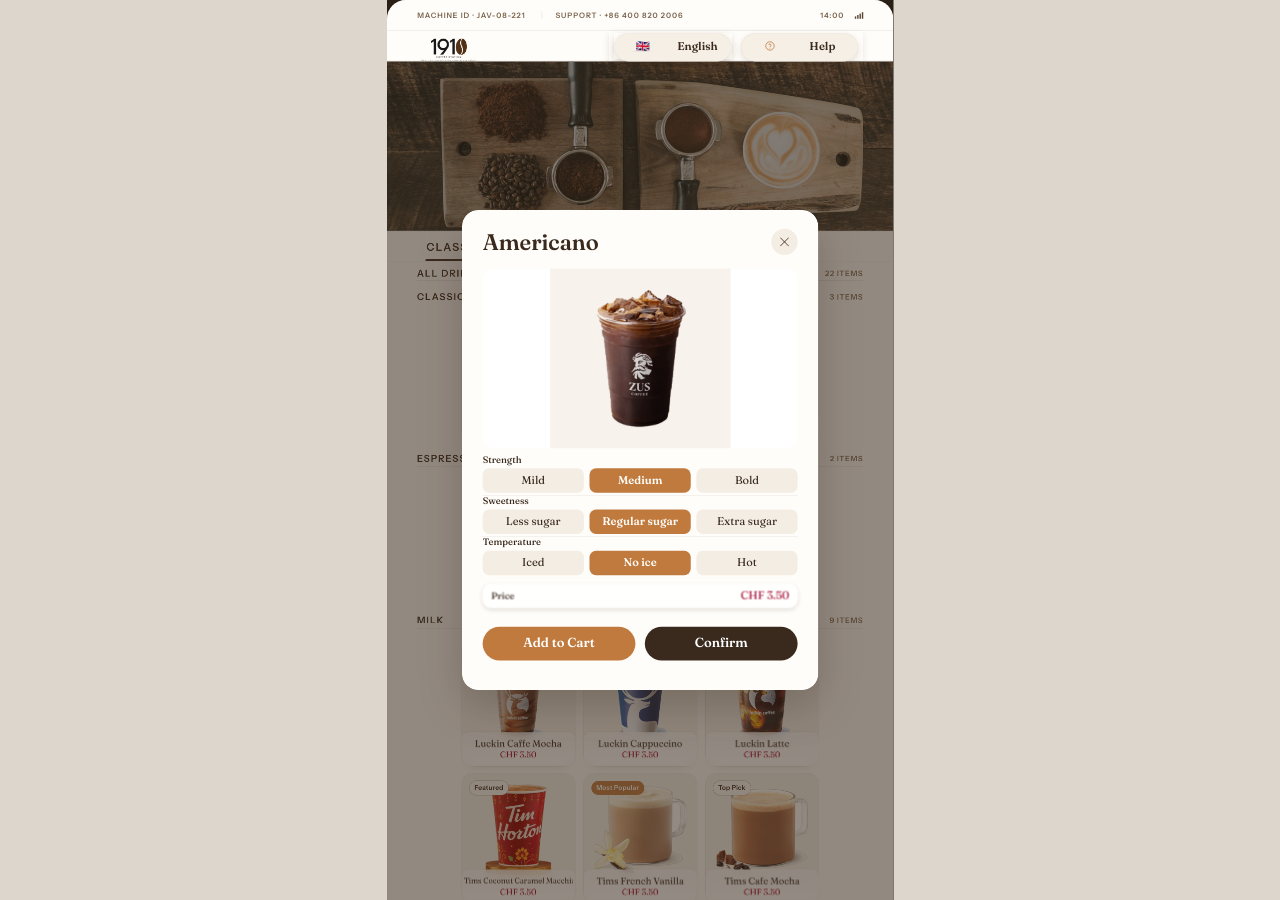
<file: pages/05-custom.html>
<!doctype html>
<html lang="zh">
<head>
<meta charset="utf-8">
<meta name="viewport" content="width=device-width,initial-scale=1">
<title data-i18n="Shopping / 商品列表 · Jetinno Coffee Kiosk">Customize / 商品定制 · Jetinno Coffee Kiosk</title>
<style>
@font-face{font-family:'Fraunces';src:url('../assets/fonts/fraunces.woff2') format('woff2');font-weight:400 700;font-display:block}
@font-face{font-family:'Instrument Sans';src:url('../assets/fonts/instrument-sans.woff2') format('woff2');font-weight:400 700;font-display:block}
@font-face{font-family:'Noto Serif SC';src:url('../assets/fonts/noto-serif-sc.woff2') format('woff2');font-weight:400 900;font-display:block}
*{margin:0;padding:0;box-sizing:border-box}
html,body{width:100%;height:100%;overflow:hidden}
body{background:#DDD6CC;font-family:'Instrument Sans',Arial,sans-serif;-webkit-font-smoothing:antialiased;text-rendering:geometricPrecision}
#stage{position:absolute;width:1080px;height:1920px;transform-origin:top left}
.screen{position:relative;width:1080px;height:1920px;background:#1A120B;overflow:hidden}
.tx{display:block;width:100%}
button,.btn{cursor:pointer}

.f1{position:absolute;left:0px;top:0px;width:1080px;height:1920px;box-sizing:border-box;overflow:hidden;}
.f2{position:absolute;left:0px;top:0px;width:1080px;height:1920px;box-sizing:border-box;border-radius:0px 0px 0px 0px;}
.f3{position:absolute;left:0px;top:0px;width:1080px;height:1920px;box-sizing:border-box;overflow:hidden;}
.f4{position:absolute;inset:0;border-radius:inherit;pointer-events:none;background-color:#1A120B;}
.f5{position:absolute;left:0px;top:0px;width:1080.58px;height:1920px;box-sizing:border-box;overflow:hidden;}
.f6{position:absolute;left:0px;top:0px;width:1080.58px;height:1920px;box-sizing:border-box;overflow:hidden;}
.f7{position:absolute;inset:0;border-radius:inherit;pointer-events:none;background-color:#1A120B;}
.f8{position:absolute;left:0.29px;top:0px;width:1080px;height:1920px;box-sizing:border-box;overflow:hidden;border-radius:40px;box-shadow:0px 36px 72px -42px rgba(92,67,45,0.390);}
.f9{position:absolute;inset:0;border-radius:inherit;pointer-events:none;background-color:#FFFDF9;}
.f10{position:absolute;left:0px;top:0px;width:1080px;height:66.32px;box-sizing:border-box;border:1px solid rgba(58,42,30,0.100);}
.f11{position:absolute;left:64px;top:20px;width:537px;height:24px;box-sizing:border-box;}
.f12{position:absolute;left:0px;top:0px;width:238px;height:24px;box-sizing:border-box;}
.f13{position:absolute;left:0px;top:1px;width:238px;height:24px;box-sizing:border-box;font-family:'Instrument Sans',Arial,sans-serif;font-size:16px;font-weight:600;line-height:24px;letter-spacing:1.92px;text-align:left;white-space:pre;display:flex;flex-direction:column;justify-content:flex-start;color:#7C6650;}
.f14{position:absolute;left:266px;top:4px;width:1px;height:16px;box-sizing:border-box;}
.f15{position:absolute;inset:0;border-radius:inherit;pointer-events:none;background-color:rgba(58,42,30,0.150);}
.f16{position:absolute;left:295px;top:0px;width:242px;height:24px;box-sizing:border-box;}
.f17{position:absolute;left:0px;top:1px;width:242px;height:24px;box-sizing:border-box;font-family:'Instrument Sans',Arial,sans-serif;font-size:16px;font-weight:600;line-height:24px;letter-spacing:1.92px;text-align:left;white-space:pre;display:flex;flex-direction:column;justify-content:flex-start;color:#7C6650;}
.f18{position:absolute;left:924px;top:20px;width:92px;height:24px;box-sizing:border-box;}
.f19{position:absolute;left:0px;top:0px;width:50px;height:24px;box-sizing:border-box;}
.f20{position:absolute;left:0px;top:1px;width:50px;height:24px;box-sizing:border-box;font-family:'Instrument Sans',Arial,sans-serif;font-size:16px;font-weight:600;line-height:24px;letter-spacing:1.92px;text-align:left;white-space:pre;display:flex;flex-direction:column;justify-content:flex-start;color:#7C6650;}
.f21{position:absolute;left:74px;top:4px;width:18px;height:16px;box-sizing:border-box;}
.f22{position:absolute;left:0px;top:11px;width:3px;height:5px;box-sizing:border-box;}
.f23{position:absolute;inset:0;border-radius:inherit;pointer-events:none;background-color:#5A4432;}
.f24{position:absolute;left:5px;top:8px;width:3px;height:8px;box-sizing:border-box;}
.f25{position:absolute;inset:0;border-radius:inherit;pointer-events:none;background-color:#5A4432;}
.f26{position:absolute;left:10px;top:5px;width:3px;height:11px;box-sizing:border-box;}
.f27{position:absolute;inset:0;border-radius:inherit;pointer-events:none;background-color:#5A4432;}
.f28{position:absolute;left:15px;top:2px;width:3px;height:14px;box-sizing:border-box;}
.f29{position:absolute;inset:0;border-radius:inherit;pointer-events:none;background-color:#5A4432;}
.f30{position:absolute;left:0px;top:66.32px;width:1080px;height:64px;box-sizing:border-box;}
.f31{position:absolute;left:64px;top:7px;width:167px;height:50px;box-sizing:border-box;}
.f32{position:absolute;left:0px;top:0px;width:167px;height:50px;box-sizing:border-box;}
.f33{position:absolute;inset:0;border-radius:inherit;pointer-events:none;background-image:url(../assets/logo.png);background-size:100% 100%;background-position:center;background-repeat:no-repeat;}
.f34{position:absolute;left:474px;top:0.5px;width:542px;height:63px;box-sizing:border-box;}
.f35{position:absolute;left:0px;top:4px;width:542px;height:55px;box-sizing:border-box;}
.f36{position:absolute;inset:0;border-radius:inherit;pointer-events:none;background-color:rgba(255,255,255,0.000);}
.f37{position:absolute;left:11px;top:0px;width:250px;height:55px;box-sizing:border-box;}
.f38{position:absolute;left:0px;top:0px;width:250px;height:55px;box-sizing:border-box;}
.f39{position:absolute;left:0px;top:0px;width:250px;height:55px;box-sizing:border-box;border:1.08px solid rgba(58,42,30,0.200);border-radius:9999px;}
.f40{position:absolute;left:37px;top:14.5px;width:40px;height:26px;box-sizing:border-box;}
.f41{position:absolute;left:8px;top:1px;width:24px;height:26px;box-sizing:border-box;font-family:'Instrument Sans',Arial,sans-serif;font-size:24px;font-weight:400;line-height:26px;letter-spacing:0px;text-align:center;white-space:pre;display:flex;flex-direction:column;justify-content:flex-start;color:#000000;}
.f42{position:absolute;left:87px;top:10.5px;width:120px;height:36px;box-sizing:border-box;font-family:'Fraunces',Georgia,serif;font-size:24px;font-weight:600;line-height:36px;letter-spacing:0px;text-align:center;white-space:pre-wrap;display:flex;flex-direction:column;justify-content:flex-start;color:#3A2A1E;}
.f43{position:absolute;left:281px;top:0px;width:250px;height:55px;box-sizing:border-box;}
.f44{position:absolute;left:0px;top:0px;width:250px;height:55px;box-sizing:border-box;border:1.08px solid rgba(58,42,30,0.200);border-radius:9999px;}
.f45{position:absolute;left:49.5px;top:15.5px;width:24px;height:24px;box-sizing:border-box;overflow:hidden;}
.f46{position:absolute;left:3px;top:3px;width:18px;height:18px;display:block;}
.f47{position:absolute;left:9.4px;top:7.7px;width:5px;height:9.3px;display:block;}
.f48{position:absolute;left:83.5px;top:10.5px;width:111px;height:36px;box-sizing:border-box;font-family:'Fraunces',Georgia,serif;font-size:24px;font-weight:600;line-height:36px;letter-spacing:0px;text-align:center;white-space:pre-wrap;display:flex;flex-direction:column;justify-content:flex-start;color:#3A2A1E;}
.f49{position:absolute;left:0px;top:130.32px;width:1080px;height:364.64px;box-sizing:border-box;border:1px solid rgba(58,42,30,0.100);}
.f50{position:absolute;inset:0;border-radius:inherit;pointer-events:none;background-color:#FFFDF9;}
.f51{position:absolute;left:0px;top:2.32px;width:1080px;height:360px;box-sizing:border-box;overflow:hidden;}
.f52{position:absolute;inset:0;border-radius:inherit;pointer-events:none;background-image:url(../assets/img/7b963e7086e19ff8.jpg);background-size:cover;background-position:center;background-repeat:no-repeat;}
.f53{position:absolute;left:0px;top:494.96px;width:1080px;height:64px;box-sizing:border-box;border:1px solid rgba(58,42,30,0.100);}
.f54{position:absolute;inset:0;border-radius:inherit;pointer-events:none;background-color:#FFFDF9;}
.f55{position:absolute;left:64px;top:2.32px;width:952px;height:60px;box-sizing:border-box;}
.f56{position:absolute;left:0px;top:0px;width:144px;height:72px;box-sizing:border-box;}
.f57{position:absolute;left:6.19px;top:13.98px;width:133px;height:35px;box-sizing:border-box;font-family:'Instrument Sans',Arial,sans-serif;font-size:23px;font-weight:600;line-height:34.5px;letter-spacing:2.76px;text-align:center;white-space:pre;display:flex;flex-direction:column;justify-content:flex-start;color:#3A2A1E;}
.f58{position:absolute;left:0px;top:68.98px;width:144px;height:4px;box-sizing:border-box;border-radius:9999px;}
.f59{position:absolute;inset:0;border-radius:inherit;pointer-events:none;background-color:#3A2A1E;}
.f60{position:absolute;left:217.25px;top:0px;width:150px;height:72px;box-sizing:border-box;}
.f61{position:absolute;left:4.9px;top:13.98px;width:140px;height:35px;box-sizing:border-box;font-family:'Instrument Sans',Arial,sans-serif;font-size:23px;font-weight:600;line-height:34.5px;letter-spacing:2.76px;text-align:center;white-space:pre;display:flex;flex-direction:column;justify-content:flex-start;color:rgba(124,102,80,0.550);}
.f62{position:absolute;left:440.5px;top:0px;width:191px;height:72px;box-sizing:border-box;}
.f63{position:absolute;left:5.1px;top:13.98px;width:181px;height:35px;box-sizing:border-box;font-family:'Instrument Sans',Arial,sans-serif;font-size:23px;font-weight:600;line-height:34.5px;letter-spacing:2.76px;text-align:center;white-space:pre;display:flex;flex-direction:column;justify-content:flex-start;color:rgba(124,102,80,0.550);}
.f64{position:absolute;left:704.75px;top:0px;width:74px;height:72px;box-sizing:border-box;}
.f65{position:absolute;left:5.07px;top:13.98px;width:64px;height:35px;box-sizing:border-box;font-family:'Instrument Sans',Arial,sans-serif;font-size:23px;font-weight:600;line-height:34.5px;letter-spacing:2.76px;text-align:center;white-space:pre;display:flex;flex-direction:column;justify-content:flex-start;color:rgba(124,102,80,0.550);}
.f66{position:absolute;left:852px;top:0px;width:100px;height:72px;box-sizing:border-box;}
.f67{position:absolute;left:4.93px;top:13.98px;width:90px;height:35px;box-sizing:border-box;font-family:'Instrument Sans',Arial,sans-serif;font-size:23px;font-weight:600;line-height:34.5px;letter-spacing:2.76px;text-align:center;white-space:pre;display:flex;flex-direction:column;justify-content:flex-start;color:rgba(124,102,80,0.550);}
.f68{position:absolute;left:0px;top:559px;width:1080px;height:1361px;box-sizing:border-box;overflow:hidden;}
.f69{position:absolute;left:64px;top:20px;width:952px;height:844px;box-sizing:border-box;}
.f70{position:absolute;left:0px;top:0px;width:952px;height:52px;box-sizing:border-box;border:1px solid rgba(58,42,30,0.100);}
.f71{position:absolute;left:-0.15px;top:0.86px;width:139px;height:42px;box-sizing:border-box;font-family:'Fraunces',Georgia,serif;font-size:28px;font-weight:600;line-height:42px;letter-spacing:0px;text-align:left;white-space:pre;display:flex;flex-direction:column;justify-content:flex-start;color:#3A2A1E;}
.f72{position:absolute;left:0px;top:52px;width:952px;height:358px;box-sizing:border-box;}
.f73{position:absolute;left:0px;top:12px;width:952px;height:346px;box-sizing:border-box;}
.f74{position:absolute;left:0px;top:0px;width:301.34px;height:346px;box-sizing:border-box;overflow:hidden;border-radius:28px;box-shadow:0px 16px 32px -24px rgba(92,67,45,0.330),0px 0px 0px 1px rgba(58,42,30,0.105);}
.f75{position:absolute;inset:0;border-radius:inherit;pointer-events:none;background-color:#FFFFFF;}
.f76{position:absolute;left:0px;top:0px;width:301.34px;height:346px;box-sizing:border-box;border-radius:0px 0px 0px 0px;}
.f77{position:absolute;left:0px;top:0px;width:301.34px;height:301.34px;box-sizing:border-box;overflow:hidden;border-radius:28px;box-shadow:0px 16px 32px -24px rgba(92,67,45,0.330),0px 0px 0px 1px rgba(58,42,30,0.105);}
.f78{position:absolute;inset:0;border-radius:inherit;pointer-events:none;background-color:#FFFFFF;}
.f79{position:absolute;left:0px;top:0px;width:301.34px;height:301.34px;box-sizing:border-box;overflow:hidden;}
.f80{position:absolute;inset:0;border-radius:inherit;pointer-events:none;background-color:#FBF8F3;}
.f81{position:absolute;left:0px;top:0px;width:301px;height:301px;box-sizing:border-box;overflow:hidden;}
.f82{position:absolute;inset:0;border-radius:inherit;pointer-events:none;background-image:url(../assets/products/card/americano.png);background-size:cover;background-position:center;background-repeat:no-repeat;}
.f83{position:absolute;left:20px;top:20px;width:130px;height:35px;box-sizing:border-box;border-radius:9999px;box-shadow:0px 0px 0px 1px rgba(124,102,80,0.450);}
.f84{position:absolute;inset:0;border-radius:inherit;pointer-events:none;background-color:#FBF8F3;}
.f85{position:absolute;left:16px;top:7px;width:98px;height:23px;box-sizing:border-box;font-family:'Instrument Sans',Arial,sans-serif;font-size:15px;font-weight:600;line-height:22.5px;letter-spacing:0.38px;text-align:left;white-space:pre;display:flex;flex-direction:column;justify-content:flex-start;color:#3A2A1E;}
.f86{position:absolute;left:0px;top:256px;width:301px;height:90px;box-sizing:border-box;overflow:hidden;border-radius:18px;backdrop-filter:blur(10px);box-shadow:0px 4px 12px 0px rgba(58,42,30,0.150);}
.f87{position:absolute;inset:0;border-radius:inherit;pointer-events:none;background-color:rgba(255,255,255,0.750);}
.f88{position:absolute;left:89px;top:14.5px;width:123px;height:29px;box-sizing:border-box;font-family:'Fraunces',Georgia,serif;font-size:24px;font-weight:400;line-height:28.75px;letter-spacing:0px;text-align:center;white-space:pre;display:flex;flex-direction:column;justify-content:center;color:#3A2A1E;}
.f89{position:absolute;left:98.5px;top:46.5px;width:104px;height:30px;box-sizing:border-box;}
.f90{position:absolute;left:0px;top:1px;width:104px;height:30px;box-sizing:border-box;font-family:'Fraunces',Georgia,serif;font-size:24px;font-weight:400;line-height:30px;letter-spacing:0px;text-align:center;white-space:pre;display:flex;flex-direction:column;justify-content:flex-start;color:#A0002D;}
.f91{position:absolute;left:0px;top:346px;width:301px;height:301px;box-sizing:border-box;}
.f92{position:absolute;left:650.68px;top:0px;width:301.34px;height:346px;box-sizing:border-box;border-radius:0px 0px 0px 0px;}
.f93{position:absolute;left:0px;top:0px;width:301.34px;height:301.34px;box-sizing:border-box;overflow:hidden;border-radius:28px;box-shadow:0px 16px 32px -24px rgba(92,67,45,0.330),0px 0px 0px 1px rgba(58,42,30,0.105);}
.f94{position:absolute;inset:0;border-radius:inherit;pointer-events:none;background-color:#FFFFFF;}
.f95{position:absolute;left:0px;top:0px;width:301.34px;height:301.34px;box-sizing:border-box;overflow:hidden;}
.f96{position:absolute;inset:0;border-radius:inherit;pointer-events:none;background-color:#FBF8F3;}
.f97{position:absolute;left:0px;top:0px;width:301px;height:301px;box-sizing:border-box;overflow:hidden;}
.f98{position:absolute;inset:0;border-radius:inherit;pointer-events:none;background-image:url(../assets/products/card/coconut-mocha.png);background-size:cover;background-position:center;background-repeat:no-repeat;}
.f99{position:absolute;left:19.68px;top:20px;width:95px;height:35px;box-sizing:border-box;border-radius:9999px;}
.f100{position:absolute;inset:0;border-radius:inherit;pointer-events:none;background-color:#C07A3E;}
.f101{position:absolute;left:16px;top:7px;width:63px;height:23px;box-sizing:border-box;font-family:'Instrument Sans',Arial,sans-serif;font-size:15px;font-weight:600;line-height:22.5px;letter-spacing:0.38px;text-align:left;white-space:pre;display:flex;flex-direction:column;justify-content:flex-start;color:#FFFFFF;}
.f102{position:absolute;left:0px;top:256px;width:301px;height:90px;box-sizing:border-box;overflow:hidden;border-radius:18px;backdrop-filter:blur(10px);box-shadow:0px 4px 12px 0px rgba(58,42,30,0.150);}
.f103{position:absolute;inset:0;border-radius:inherit;pointer-events:none;background-color:rgba(255,255,255,0.750);}
.f104{position:absolute;left:23.83px;top:0.25px;width:253.34px;height:57.5px;box-sizing:border-box;font-family:'Fraunces',Georgia,serif;font-size:24px;font-weight:400;line-height:28.75px;letter-spacing:0px;text-align:center;white-space:pre-wrap;overflow:hidden;display:flex;flex-direction:column;justify-content:center;color:#3A2A1E;}
.f105{position:absolute;left:98.5px;top:60.75px;width:104px;height:30px;box-sizing:border-box;}
.f106{position:absolute;left:0px;top:1px;width:104px;height:30px;box-sizing:border-box;font-family:'Fraunces',Georgia,serif;font-size:24px;font-weight:400;line-height:30px;letter-spacing:0px;text-align:center;white-space:pre;display:flex;flex-direction:column;justify-content:flex-start;color:#A0002D;}
.f107{position:absolute;left:325.34px;top:0px;width:301.34px;height:346px;box-sizing:border-box;border-radius:0px 0px 0px 0px;}
.f108{position:absolute;left:0px;top:0px;width:301.34px;height:301.34px;box-sizing:border-box;overflow:hidden;border-radius:28px;box-shadow:0px 16px 32px -24px rgba(92,67,45,0.330),0px 0px 0px 1px rgba(58,42,30,0.105);}
.f109{position:absolute;inset:0;border-radius:inherit;pointer-events:none;background-color:#FFFFFF;}
.f110{position:absolute;left:0px;top:0px;width:301.34px;height:301.34px;box-sizing:border-box;overflow:hidden;}
.f111{position:absolute;inset:0;border-radius:inherit;pointer-events:none;background-color:#FBF8F3;}
.f112{position:absolute;left:0px;top:0px;width:301px;height:301px;box-sizing:border-box;overflow:hidden;}
.f113{position:absolute;inset:0;border-radius:inherit;pointer-events:none;background-image:url(../assets/products/card/caramel-macchiato.png);background-size:cover;background-position:center;background-repeat:no-repeat;}
.f114{position:absolute;left:20px;top:20px;width:99px;height:35px;box-sizing:border-box;border-radius:9999px;}
.f115{position:absolute;inset:0;border-radius:inherit;pointer-events:none;background-color:#5A4432;}
.f116{position:absolute;left:16px;top:7px;width:67px;height:23px;box-sizing:border-box;font-family:'Instrument Sans',Arial,sans-serif;font-size:15px;font-weight:600;line-height:22.5px;letter-spacing:0.38px;text-align:left;white-space:pre;display:flex;flex-direction:column;justify-content:flex-start;color:#FFFFFF;}
.f117{position:absolute;left:0px;top:256px;width:301px;height:90px;box-sizing:border-box;overflow:hidden;border-radius:18px;backdrop-filter:blur(10px);box-shadow:0px 4px 12px 0px rgba(58,42,30,0.150);}
.f118{position:absolute;inset:0;border-radius:inherit;pointer-events:none;background-color:rgba(255,255,255,0.750);}
.f119{position:absolute;left:23.83px;top:0.25px;width:253.34px;height:57.5px;box-sizing:border-box;font-family:'Fraunces',Georgia,serif;font-size:24px;font-weight:400;line-height:28.75px;letter-spacing:0px;text-align:center;white-space:pre-wrap;overflow:hidden;display:flex;flex-direction:column;justify-content:center;color:#3A2A1E;}
.f120{position:absolute;left:93px;top:60.75px;width:115px;height:30px;box-sizing:border-box;}
.f121{position:absolute;left:0px;top:1px;width:115px;height:30px;box-sizing:border-box;font-family:'Fraunces',Georgia,serif;font-size:24px;font-weight:400;line-height:30px;letter-spacing:0px;text-align:center;white-space:pre;display:flex;flex-direction:column;justify-content:flex-start;color:#A0002D;}
.f122{position:absolute;left:0px;top:410px;width:952px;height:52px;box-sizing:border-box;border:1px solid rgba(58,42,30,0.100);}
.f123{position:absolute;left:-0.15px;top:0.86px;width:150px;height:42px;box-sizing:border-box;font-family:'Fraunces',Georgia,serif;font-size:28px;font-weight:600;line-height:42px;letter-spacing:0px;text-align:left;white-space:pre;display:flex;flex-direction:column;justify-content:flex-start;color:#3A2A1E;}
.f124{position:absolute;left:0px;top:462px;width:952px;height:358px;box-sizing:border-box;}
.f125{position:absolute;left:0px;top:12px;width:952px;height:346px;box-sizing:border-box;}
.f126{position:absolute;left:0px;top:0px;width:301.34px;height:346px;box-sizing:border-box;overflow:hidden;border-radius:28px;box-shadow:0px 16px 32px -24px rgba(92,67,45,0.330),0px 0px 0px 1px rgba(58,42,30,0.105);}
.f127{position:absolute;inset:0;border-radius:inherit;pointer-events:none;background-color:#FFFFFF;}
.f128{position:absolute;left:0px;top:0px;width:301.34px;height:346px;box-sizing:border-box;border-radius:0px 0px 0px 0px;}
.f129{position:absolute;left:0px;top:0px;width:301.34px;height:301.34px;box-sizing:border-box;overflow:hidden;border-radius:28px;box-shadow:0px 16px 32px -24px rgba(92,67,45,0.330),0px 0px 0px 1px rgba(58,42,30,0.105);}
.f130{position:absolute;inset:0;border-radius:inherit;pointer-events:none;background-color:#FFFFFF;}
.f131{position:absolute;left:0px;top:0px;width:301.34px;height:301.34px;box-sizing:border-box;overflow:hidden;}
.f132{position:absolute;inset:0;border-radius:inherit;pointer-events:none;background-color:#FBF8F3;}
.f133{position:absolute;left:0px;top:0px;width:301px;height:301px;box-sizing:border-box;overflow:hidden;}
.f134{position:absolute;inset:0;border-radius:inherit;pointer-events:none;background-image:url(../assets/products/card/espresso.png);background-size:cover;background-position:center;background-repeat:no-repeat;}
.f135{position:absolute;left:20px;top:20px;width:130px;height:35px;box-sizing:border-box;border-radius:9999px;box-shadow:0px 0px 0px 1px rgba(124,102,80,0.450);}
.f136{position:absolute;inset:0;border-radius:inherit;pointer-events:none;background-color:#FBF8F3;}
.f137{position:absolute;left:16px;top:7px;width:98px;height:23px;box-sizing:border-box;font-family:'Instrument Sans',Arial,sans-serif;font-size:15px;font-weight:600;line-height:22.5px;letter-spacing:0.38px;text-align:left;white-space:pre;display:flex;flex-direction:column;justify-content:flex-start;color:#3A2A1E;}
.f138{position:absolute;left:0px;top:256px;width:301px;height:90px;box-sizing:border-box;overflow:hidden;border-radius:18px;backdrop-filter:blur(10px);box-shadow:0px 4px 12px 0px rgba(58,42,30,0.150);}
.f139{position:absolute;inset:0;border-radius:inherit;pointer-events:none;background-color:rgba(255,255,255,0.750);}
.f140{position:absolute;left:100.5px;top:14.5px;width:100px;height:29px;box-sizing:border-box;font-family:'Fraunces',Georgia,serif;font-size:24px;font-weight:400;line-height:28.75px;letter-spacing:0px;text-align:center;white-space:pre;display:flex;flex-direction:column;justify-content:center;color:#3A2A1E;}
.f141{position:absolute;left:98.5px;top:46.5px;width:104px;height:30px;box-sizing:border-box;}
.f142{position:absolute;left:0px;top:1px;width:104px;height:30px;box-sizing:border-box;font-family:'Fraunces',Georgia,serif;font-size:24px;font-weight:400;line-height:30px;letter-spacing:0px;text-align:center;white-space:pre;display:flex;flex-direction:column;justify-content:flex-start;color:#A0002D;}
.f143{position:absolute;left:0px;top:346px;width:301px;height:301px;box-sizing:border-box;}
.f144{position:absolute;left:650.68px;top:0px;width:301.34px;height:346px;box-sizing:border-box;border-radius:0px 0px 0px 0px;}
.f145{position:absolute;left:0px;top:0px;width:301.34px;height:301.34px;box-sizing:border-box;overflow:hidden;border-radius:28px;box-shadow:0px 16px 32px -24px rgba(92,67,45,0.330),0px 0px 0px 1px rgba(58,42,30,0.105);}
.f146{position:absolute;inset:0;border-radius:inherit;pointer-events:none;background-color:#FFFFFF;}
.f147{position:absolute;left:0px;top:0px;width:301.34px;height:301.34px;box-sizing:border-box;overflow:hidden;}
.f148{position:absolute;inset:0;border-radius:inherit;pointer-events:none;background-color:#FBF8F3;}
.f149{position:absolute;left:0px;top:0px;width:301px;height:301px;box-sizing:border-box;overflow:hidden;}
.f150{position:absolute;inset:0;border-radius:inherit;pointer-events:none;background-image:url(../assets/products/card/luckin-caffe-mocha.png);background-size:cover;background-position:center;background-repeat:no-repeat;}
.f151{position:absolute;left:19.68px;top:20px;width:95px;height:35px;box-sizing:border-box;border-radius:9999px;}
.f152{position:absolute;inset:0;border-radius:inherit;pointer-events:none;background-color:#C07A3E;}
.f153{position:absolute;left:16px;top:7px;width:63px;height:23px;box-sizing:border-box;font-family:'Instrument Sans',Arial,sans-serif;font-size:15px;font-weight:600;line-height:22.5px;letter-spacing:0.38px;text-align:left;white-space:pre;display:flex;flex-direction:column;justify-content:flex-start;color:#FFFFFF;}
.f154{position:absolute;left:0px;top:256px;width:301px;height:90px;box-sizing:border-box;overflow:hidden;border-radius:18px;backdrop-filter:blur(10px);box-shadow:0px 4px 12px 0px rgba(58,42,30,0.150);}
.f155{position:absolute;inset:0;border-radius:inherit;pointer-events:none;background-color:rgba(255,255,255,0.750);}
.f156{position:absolute;left:23.83px;top:0.25px;width:253.34px;height:57.5px;box-sizing:border-box;font-family:'Fraunces',Georgia,serif;font-size:24px;font-weight:400;line-height:28.75px;letter-spacing:0px;text-align:center;white-space:pre-wrap;overflow:hidden;display:flex;flex-direction:column;justify-content:center;color:#3A2A1E;}
.f157{position:absolute;left:98.5px;top:60.75px;width:104px;height:30px;box-sizing:border-box;}
.f158{position:absolute;left:0px;top:1px;width:104px;height:30px;box-sizing:border-box;font-family:'Fraunces',Georgia,serif;font-size:24px;font-weight:400;line-height:30px;letter-spacing:0px;text-align:center;white-space:pre;display:flex;flex-direction:column;justify-content:flex-start;color:#A0002D;}
.f159{position:absolute;left:325.34px;top:0px;width:301.34px;height:346px;box-sizing:border-box;overflow:hidden;border-radius:28px;box-shadow:0px 16px 32px -24px rgba(92,67,45,0.330),0px 0px 0px 1px rgba(58,42,30,0.105);}
.f160{position:absolute;inset:0;border-radius:inherit;pointer-events:none;background-color:#FFFFFF;}
.f161{position:absolute;left:0px;top:0px;width:301px;height:346px;box-sizing:border-box;border-radius:0px 0px 0px 0px;}
.f162{position:absolute;left:0px;top:0px;width:301px;height:346px;box-sizing:border-box;overflow:hidden;border-radius:28px;box-shadow:0px 16px 32px -24px rgba(92,67,45,0.330),0px 0px 0px 1px rgba(58,42,30,0.105);}
.f163{position:absolute;inset:0;border-radius:inherit;pointer-events:none;background-color:#FFFFFF;}
.f164{position:absolute;left:20px;top:20px;width:130px;height:35px;box-sizing:border-box;border-radius:9999px;box-shadow:0px 0px 0px 1px rgba(124,102,80,0.450);}
.f165{position:absolute;inset:0;border-radius:inherit;pointer-events:none;background-color:#FBF8F3;}
.f166{position:absolute;left:16px;top:7px;width:98px;height:23px;box-sizing:border-box;font-family:'Instrument Sans',Arial,sans-serif;font-size:15px;font-weight:600;line-height:22.5px;letter-spacing:0.38px;text-align:left;white-space:pre;display:flex;flex-direction:column;justify-content:flex-start;color:#3A2A1E;}
.f167{position:absolute;left:0px;top:0px;width:301px;height:346px;box-sizing:border-box;overflow:hidden;}
.f168{position:absolute;inset:0;border-radius:inherit;pointer-events:none;background-color:#FBF8F3;}
.f169{position:absolute;left:0px;top:0px;width:301px;height:301px;box-sizing:border-box;overflow:hidden;}
.f170{position:absolute;inset:0;border-radius:inherit;pointer-events:none;background-image:url(../assets/products/card/luckin-americano.png);background-size:cover;background-position:center;background-repeat:no-repeat;}
.f171{position:absolute;left:0px;top:0px;width:301px;height:346px;box-sizing:border-box;}
.f172{position:absolute;inset:0;border-radius:inherit;pointer-events:none;background-color:rgba(255,255,255,0.800);}
.f173{position:absolute;left:75.5px;top:98px;width:150px;height:150px;box-sizing:border-box;overflow:hidden;}
.f174{position:absolute;left:46.88px;top:53.44px;width:56.25px;height:71.25px;display:block;}
.f175{position:absolute;left:41.25px;top:37.5px;width:67.5px;height:15.94px;display:block;}
.f176{position:absolute;left:69.23px;top:71.25px;width:11.53px;height:23.44px;display:block;}
.f177{position:absolute;left:31.88px;top:31.88px;width:86.25px;height:86.25px;display:block;}
.f178{position:absolute;left:0px;top:256px;width:301px;height:90px;box-sizing:border-box;overflow:hidden;border-radius:18px;backdrop-filter:blur(10px);box-shadow:0px 4px 12px 0px rgba(58,42,30,0.150);}
.f179{position:absolute;inset:0;border-radius:inherit;pointer-events:none;background-color:rgba(255,255,255,0.750);}
.f180{position:absolute;left:100.5px;top:14.5px;width:100px;height:29px;box-sizing:border-box;font-family:'Fraunces',Georgia,serif;font-size:24px;font-weight:400;line-height:28.75px;letter-spacing:0px;text-align:center;white-space:pre;display:flex;flex-direction:column;justify-content:center;color:#3A2A1E;}
.f181{position:absolute;left:98.5px;top:46.5px;width:104px;height:30px;box-sizing:border-box;}
.f182{position:absolute;left:0px;top:1px;width:104px;height:30px;box-sizing:border-box;font-family:'Fraunces',Georgia,serif;font-size:24px;font-weight:400;line-height:30px;letter-spacing:0px;text-align:center;white-space:pre;display:flex;flex-direction:column;justify-content:flex-start;color:#A0002D;}
.f183{position:absolute;left:0px;top:346px;width:301px;height:301px;box-sizing:border-box;}
.f184{position:absolute;left:64px;top:864px;width:952px;height:52px;box-sizing:border-box;border:1px solid rgba(58,42,30,0.100);}
.f185{position:absolute;left:-0.15px;top:0.86px;width:150px;height:42px;box-sizing:border-box;font-family:'Fraunces',Georgia,serif;font-size:28px;font-weight:600;line-height:42px;letter-spacing:0px;text-align:left;white-space:pre;display:flex;flex-direction:column;justify-content:flex-start;color:#3A2A1E;}
.f186{position:absolute;left:64px;top:916px;width:952px;height:358px;box-sizing:border-box;}
.f187{position:absolute;left:0px;top:12px;width:952px;height:346px;box-sizing:border-box;}
.f188{position:absolute;left:0px;top:0px;width:301.34px;height:346px;box-sizing:border-box;overflow:hidden;border-radius:28px;box-shadow:0px 16px 32px -24px rgba(92,67,45,0.330),0px 0px 0px 1px rgba(58,42,30,0.105);}
.f189{position:absolute;inset:0;border-radius:inherit;pointer-events:none;background-color:#FFFFFF;}
.f190{position:absolute;left:0px;top:0px;width:301.34px;height:346px;box-sizing:border-box;border-radius:0px 0px 0px 0px;}
.f191{position:absolute;left:0px;top:0px;width:301.34px;height:301.34px;box-sizing:border-box;overflow:hidden;border-radius:28px;box-shadow:0px 16px 32px -24px rgba(92,67,45,0.330),0px 0px 0px 1px rgba(58,42,30,0.105);}
.f192{position:absolute;inset:0;border-radius:inherit;pointer-events:none;background-color:#FFFFFF;}
.f193{position:absolute;left:0px;top:0px;width:301.34px;height:301.34px;box-sizing:border-box;overflow:hidden;}
.f194{position:absolute;inset:0;border-radius:inherit;pointer-events:none;background-color:#FBF8F3;}
.f195{position:absolute;left:0px;top:0px;width:301px;height:301px;box-sizing:border-box;overflow:hidden;}
.f196{position:absolute;inset:0;border-radius:inherit;pointer-events:none;background-image:url(../assets/products/card/luckin-cappuccino.png);background-size:cover;background-position:center;background-repeat:no-repeat;}
.f197{position:absolute;left:20px;top:20px;width:130px;height:35px;box-sizing:border-box;border-radius:9999px;box-shadow:0px 0px 0px 1px rgba(124,102,80,0.450);}
.f198{position:absolute;inset:0;border-radius:inherit;pointer-events:none;background-color:#FBF8F3;}
.f199{position:absolute;left:16px;top:7px;width:98px;height:23px;box-sizing:border-box;font-family:'Instrument Sans',Arial,sans-serif;font-size:15px;font-weight:600;line-height:22.5px;letter-spacing:0.38px;text-align:left;white-space:pre;display:flex;flex-direction:column;justify-content:flex-start;color:#3A2A1E;}
.f200{position:absolute;left:0px;top:256px;width:301px;height:90px;box-sizing:border-box;overflow:hidden;border-radius:18px;backdrop-filter:blur(10px);box-shadow:0px 4px 12px 0px rgba(58,42,30,0.150);}
.f201{position:absolute;inset:0;border-radius:inherit;pointer-events:none;background-color:rgba(255,255,255,0.750);}
.f202{position:absolute;left:100.5px;top:14.5px;width:100px;height:29px;box-sizing:border-box;font-family:'Fraunces',Georgia,serif;font-size:24px;font-weight:400;line-height:28.75px;letter-spacing:0px;text-align:center;white-space:pre;display:flex;flex-direction:column;justify-content:center;color:#3A2A1E;}
.f203{position:absolute;left:98.5px;top:46.5px;width:104px;height:30px;box-sizing:border-box;}
.f204{position:absolute;left:0px;top:1px;width:104px;height:30px;box-sizing:border-box;font-family:'Fraunces',Georgia,serif;font-size:24px;font-weight:400;line-height:30px;letter-spacing:0px;text-align:center;white-space:pre;display:flex;flex-direction:column;justify-content:flex-start;color:#A0002D;}
.f205{position:absolute;left:0px;top:346px;width:301px;height:301px;box-sizing:border-box;}
.f206{position:absolute;left:650.68px;top:0px;width:301.34px;height:346px;box-sizing:border-box;border-radius:0px 0px 0px 0px;}
.f207{position:absolute;left:0px;top:0px;width:301.34px;height:301.34px;box-sizing:border-box;overflow:hidden;border-radius:28px;box-shadow:0px 16px 32px -24px rgba(92,67,45,0.330),0px 0px 0px 1px rgba(58,42,30,0.105);}
.f208{position:absolute;inset:0;border-radius:inherit;pointer-events:none;background-color:#FFFFFF;}
.f209{position:absolute;left:0px;top:0px;width:301.34px;height:301.34px;box-sizing:border-box;overflow:hidden;}
.f210{position:absolute;inset:0;border-radius:inherit;pointer-events:none;background-color:#FBF8F3;}
.f211{position:absolute;left:0px;top:0px;width:301px;height:301px;box-sizing:border-box;overflow:hidden;}
.f212{position:absolute;inset:0;border-radius:inherit;pointer-events:none;background-image:url(../assets/products/card/shaken-iced-green-tea.png);background-size:cover;background-position:center;background-repeat:no-repeat;}
.f213{position:absolute;left:19.68px;top:20px;width:95px;height:35px;box-sizing:border-box;border-radius:9999px;}
.f214{position:absolute;inset:0;border-radius:inherit;pointer-events:none;background-color:#C07A3E;}
.f215{position:absolute;left:16px;top:7px;width:63px;height:23px;box-sizing:border-box;font-family:'Instrument Sans',Arial,sans-serif;font-size:15px;font-weight:600;line-height:22.5px;letter-spacing:0.38px;text-align:left;white-space:pre;display:flex;flex-direction:column;justify-content:flex-start;color:#FFFFFF;}
.f216{position:absolute;left:0px;top:256px;width:301px;height:90px;box-sizing:border-box;overflow:hidden;border-radius:18px;backdrop-filter:blur(10px);box-shadow:0px 4px 12px 0px rgba(58,42,30,0.150);}
.f217{position:absolute;inset:0;border-radius:inherit;pointer-events:none;background-color:rgba(255,255,255,0.750);}
.f218{position:absolute;left:23.83px;top:0.25px;width:253.34px;height:57.5px;box-sizing:border-box;font-family:'Fraunces',Georgia,serif;font-size:24px;font-weight:400;line-height:28.75px;letter-spacing:0px;text-align:center;white-space:pre-wrap;overflow:hidden;display:flex;flex-direction:column;justify-content:center;color:#3A2A1E;}
.f219{position:absolute;left:98.5px;top:60.75px;width:104px;height:30px;box-sizing:border-box;}
.f220{position:absolute;left:0px;top:1px;width:104px;height:30px;box-sizing:border-box;font-family:'Fraunces',Georgia,serif;font-size:24px;font-weight:400;line-height:30px;letter-spacing:0px;text-align:center;white-space:pre;display:flex;flex-direction:column;justify-content:flex-start;color:#A0002D;}
.f221{position:absolute;left:325.34px;top:0px;width:301.34px;height:346px;box-sizing:border-box;overflow:hidden;border-radius:28px;box-shadow:0px 16px 32px -24px rgba(92,67,45,0.330),0px 0px 0px 1px rgba(58,42,30,0.105);}
.f222{position:absolute;inset:0;border-radius:inherit;pointer-events:none;background-color:#FFFFFF;}
.f223{position:absolute;left:0px;top:0px;width:301px;height:346px;box-sizing:border-box;border-radius:0px 0px 0px 0px;}
.f224{position:absolute;left:0px;top:0px;width:301px;height:346px;box-sizing:border-box;overflow:hidden;border-radius:28px;box-shadow:0px 16px 32px -24px rgba(92,67,45,0.330),0px 0px 0px 1px rgba(58,42,30,0.105);}
.f225{position:absolute;inset:0;border-radius:inherit;pointer-events:none;background-color:#FFFFFF;}
.f226{position:absolute;left:20px;top:20px;width:130px;height:35px;box-sizing:border-box;border-radius:9999px;box-shadow:0px 0px 0px 1px rgba(124,102,80,0.450);}
.f227{position:absolute;inset:0;border-radius:inherit;pointer-events:none;background-color:#FBF8F3;}
.f228{position:absolute;left:16px;top:7px;width:98px;height:23px;box-sizing:border-box;font-family:'Instrument Sans',Arial,sans-serif;font-size:15px;font-weight:600;line-height:22.5px;letter-spacing:0.38px;text-align:left;white-space:pre;display:flex;flex-direction:column;justify-content:flex-start;color:#3A2A1E;}
.f229{position:absolute;left:0px;top:0px;width:301px;height:346px;box-sizing:border-box;overflow:hidden;}
.f230{position:absolute;inset:0;border-radius:inherit;pointer-events:none;background-color:#FBF8F3;}
.f231{position:absolute;left:0px;top:0px;width:301px;height:301px;box-sizing:border-box;overflow:hidden;}
.f232{position:absolute;inset:0;border-radius:inherit;pointer-events:none;background-image:url(../assets/products/card/luckin-latte.png);background-size:cover;background-position:center;background-repeat:no-repeat;}
.f233{position:absolute;left:0px;top:0px;width:301px;height:346px;box-sizing:border-box;}
.f234{position:absolute;inset:0;border-radius:inherit;pointer-events:none;background-color:rgba(255,255,255,0.800);}
.f235{position:absolute;left:75.5px;top:98px;width:150px;height:150px;box-sizing:border-box;overflow:hidden;}
.f236{position:absolute;left:46.88px;top:53.44px;width:56.25px;height:71.25px;display:block;}
.f237{position:absolute;left:41.25px;top:37.5px;width:67.5px;height:15.94px;display:block;}
.f238{position:absolute;left:69.23px;top:71.25px;width:11.53px;height:23.44px;display:block;}
.f239{position:absolute;left:31.88px;top:31.88px;width:86.25px;height:86.25px;display:block;}
.f240{position:absolute;left:0px;top:256px;width:301px;height:90px;box-sizing:border-box;overflow:hidden;border-radius:18px;backdrop-filter:blur(10px);box-shadow:0px 4px 12px 0px rgba(58,42,30,0.150);}
.f241{position:absolute;inset:0;border-radius:inherit;pointer-events:none;background-color:rgba(255,255,255,0.750);}
.f242{position:absolute;left:100.5px;top:14.5px;width:100px;height:29px;box-sizing:border-box;font-family:'Fraunces',Georgia,serif;font-size:24px;font-weight:400;line-height:28.75px;letter-spacing:0px;text-align:center;white-space:pre;display:flex;flex-direction:column;justify-content:center;color:#3A2A1E;}
.f243{position:absolute;left:98.5px;top:46.5px;width:104px;height:30px;box-sizing:border-box;}
.f244{position:absolute;left:0px;top:1px;width:104px;height:30px;box-sizing:border-box;font-family:'Fraunces',Georgia,serif;font-size:24px;font-weight:400;line-height:30px;letter-spacing:0px;text-align:center;white-space:pre;display:flex;flex-direction:column;justify-content:flex-start;color:#A0002D;}
.f245{position:absolute;left:0px;top:346px;width:301px;height:301px;box-sizing:border-box;}
.f246{position:absolute;left:64px;top:1274px;width:952px;height:58px;box-sizing:border-box;}
.f247{position:absolute;left:318px;top:12px;width:316px;height:26px;box-sizing:border-box;}
.f248{position:absolute;left:0px;top:1px;width:316px;height:26px;box-sizing:border-box;font-family:'Noto Serif SC','Fraunces',serif;font-size:17px;font-weight:400;line-height:25.5px;letter-spacing:0.43px;text-align:center;white-space:pre;display:flex;flex-direction:column;justify-content:center;color:rgba(124,102,80,0.700);}
.f249{position:absolute;left:155px;top:1662px;width:13px;height:30px;box-sizing:border-box;font-family:'Fraunces',Georgia,serif;font-size:24px;font-weight:400;line-height:30px;letter-spacing:0px;text-align:center;white-space:pre;display:flex;flex-direction:column;justify-content:flex-start;color:#FFFFFF;}
.f250{position:absolute;left:90px;top:1659px;width:900px;height:96px;box-sizing:border-box;border:1.48px solid rgba(58,42,30,0.100);border-radius:16px;box-shadow:0px 2px 8px 0px rgba(58,42,30,0.120),0px 24px 60px -16px rgba(43,29,19,0.480);}
.f251{position:absolute;inset:0;border-radius:inherit;pointer-events:none;background-color:rgba(160,0,45,0.750);}
.f252{position:absolute;left:21.48px;top:-2px;width:239px;height:100px;box-sizing:border-box;}
.f253{position:absolute;left:0px;top:0px;width:76px;height:100px;box-sizing:border-box;}
.f254{position:absolute;inset:0;border-radius:inherit;pointer-events:none;background-image:url(../assets/img/be1a3bd7476f8db6.png);background-size:cover;background-position:center;background-repeat:no-repeat;}
.f255{position:absolute;left:90px;top:37.5px;width:149px;height:25px;box-sizing:border-box;}
.f256{position:absolute;left:0px;top:0px;width:149px;height:25px;box-sizing:border-box;}
.f257{position:absolute;left:0px;top:1px;width:149px;height:25px;box-sizing:border-box;font-family:'Fraunces',Georgia,serif;font-size:32px;font-weight:600;line-height:25px;letter-spacing:0px;text-align:left;white-space:pre;display:flex;flex-direction:column;justify-content:flex-start;color:#FFFFFF;}
.f258{position:absolute;left:711.52px;top:24px;width:169px;height:48px;box-sizing:border-box;}
.f259{position:absolute;left:0px;top:11.5px;width:103px;height:25px;box-sizing:border-box;}
.f260{position:absolute;left:0px;top:1px;width:103px;height:25px;box-sizing:border-box;font-family:'Fraunces',Georgia,serif;font-size:32px;font-weight:600;line-height:25px;letter-spacing:0px;text-align:center;white-space:pre;display:flex;flex-direction:column;justify-content:flex-start;color:#FFFFFF;}
.f261{position:absolute;left:121px;top:0px;width:48px;height:48px;box-sizing:border-box;border-radius:14px;}
.f262{position:absolute;inset:0;border-radius:inherit;pointer-events:none;background-color:#C07A3E;}
.f263{position:absolute;left:10px;top:7px;width:28px;height:36px;box-sizing:border-box;font-family:'Instrument Sans',Arial,sans-serif;font-size:32px;font-weight:400;line-height:36px;letter-spacing:0px;text-align:center;white-space:pre;display:flex;flex-direction:column;justify-content:flex-start;color:#FFFFFF;}
.f264{position:absolute;left:155px;top:1653px;width:40px;height:40px;display:block;}
.f265{position:absolute;left:165px;top:1659px;width:18px;height:30px;box-sizing:border-box;font-family:'Fraunces',Georgia,serif;font-size:32px;font-weight:400;line-height:30px;letter-spacing:0px;text-align:center;white-space:pre;display:flex;flex-direction:column;justify-content:flex-start;color:#FFFFFF;}
</style>
<link rel="stylesheet" href="../kiosk.css">
<link rel="stylesheet" href="../kiosk-cart.css">
<link rel="stylesheet" href="../tokens.css">
<link rel="stylesheet" href="../refine.css">
<style id="v14-modal-css">
/* v14 · 05-custom is 04-shopping plus the customise modal. */

.f266{position:absolute;left:16px;top:7px;width:63px;height:23px;box-sizing:border-box;font-family:'Instrument Sans',Arial,sans-serif;font-size:15px;font-weight:600;line-height:22.5px;letter-spacing:0.38px;text-align:left;white-space:pre;display:flex;flex-direction:column;justify-content:flex-start;color:#FFFFFF;}
.f267{position:absolute;left:325.34px;top:0px;width:301.34px;height:444.46px;box-sizing:border-box;overflow:hidden;border-radius:28px;box-shadow:0px 16px 32px -24px rgba(92,67,45,0.220),0px 0px 0px 1px rgba(58,42,30,0.070);}
.f268{position:absolute;inset:0;border-radius:inherit;pointer-events:none;background-color:#FFFFFF;}
.f269{position:absolute;left:0px;top:0px;width:301px;height:301px;box-sizing:border-box;overflow:hidden;}
.f270{position:absolute;inset:0;border-radius:inherit;pointer-events:none;background-color:#FBF8F3;}
.f271{position:absolute;left:0px;top:0px;width:301px;height:301px;box-sizing:border-box;overflow:hidden;opacity:0.6;}
.f272{position:absolute;inset:0;border-radius:inherit;pointer-events:none;background-image:url(../assets/products/card/tims-hibiscus.png);background-size:cover;background-position:center;background-repeat:no-repeat;}
.f273{position:absolute;left:0px;top:0px;width:301px;height:301px;box-sizing:border-box;}
.f274{position:absolute;inset:0;border-radius:inherit;pointer-events:none;background-image:linear-gradient(180deg, rgba(0,0,0,0.000) 0%, rgba(0,0,0,0.000) 50%, rgba(255,255,255,0.000) 50%, rgba(255,255,255,0.250) 100%);}
.f275{position:absolute;left:0px;top:0px;width:301px;height:301px;box-sizing:border-box;}
.f276{position:absolute;inset:0;border-radius:inherit;pointer-events:none;background-color:rgba(255,255,255,0.350);}
.f277{position:absolute;left:110.5px;top:110.5px;width:80px;height:80px;box-sizing:border-box;overflow:hidden;}
.f278{position:absolute;left:25px;top:28.5px;width:30px;height:38px;display:block;}
.f279{position:absolute;left:22px;top:20px;width:36px;height:8.5px;display:block;}
.f280{position:absolute;left:36.92px;top:38px;width:6.15px;height:12.5px;display:block;}
.f281{position:absolute;left:17px;top:17px;width:46px;height:46px;display:block;}
.f282{position:absolute;left:0px;top:301px;width:301.34px;height:143.46px;box-sizing:border-box;}
.f283{position:absolute;left:63.17px;top:20.73px;width:175px;height:29px;box-sizing:border-box;font-family:'Fraunces',Georgia,serif;font-size:23px;font-weight:600;line-height:28.75px;letter-spacing:0px;text-align:center;white-space:pre;display:flex;flex-direction:column;justify-content:flex-start;color:#3A2A1E;}
.f284{position:absolute;left:91.17px;top:53.73px;width:119px;height:26px;box-sizing:border-box;font-family:'Noto Serif SC','Fraunces',serif;font-size:17px;font-weight:400;line-height:25.5px;letter-spacing:0px;text-align:left;white-space:pre;display:flex;flex-direction:column;justify-content:flex-start;color:#7C6650;}
.f285{position:absolute;left:120.67px;top:82.73px;width:60px;height:41px;box-sizing:border-box;}
.f286{position:absolute;left:0px;top:9px;width:60px;height:33px;box-sizing:border-box;font-family:'Fraunces',Georgia,serif;font-size:22px;font-weight:600;line-height:33px;letter-spacing:0px;text-align:left;white-space:pre;display:flex;flex-direction:column;justify-content:flex-start;color:#5A4432;}
.f287{position:absolute;left:64px;top:2617px;width:952px;height:532px;box-sizing:border-box;}
.f288{position:absolute;left:0px;top:0px;width:952px;height:52px;box-sizing:border-box;border:1px solid rgba(58,42,30,0.100);}
.f289{position:absolute;left:0.18px;top:0.86px;width:105px;height:42px;box-sizing:border-box;font-family:'Fraunces',Georgia,serif;font-size:28px;font-weight:600;line-height:42px;letter-spacing:0px;text-align:left;white-space:pre;display:flex;flex-direction:column;justify-content:flex-start;color:#3A2A1E;}
.f290{position:absolute;left:0px;top:52px;width:952px;height:456px;box-sizing:border-box;}
.f291{position:absolute;left:0px;top:12px;width:952px;height:444px;box-sizing:border-box;}
.f292{position:absolute;left:0px;top:0px;width:301.34px;height:444.46px;box-sizing:border-box;overflow:hidden;border-radius:28px;box-shadow:0px 16px 32px -24px rgba(92,67,45,0.220),0px 0px 0px 1px rgba(58,42,30,0.070);}
.f293{position:absolute;inset:0;border-radius:inherit;pointer-events:none;background-color:#FFFFFF;}
.f294{position:absolute;left:0px;top:0px;width:301px;height:301px;box-sizing:border-box;overflow:hidden;}
.f295{position:absolute;inset:0;border-radius:inherit;pointer-events:none;background-color:#FBF8F3;}
.f296{position:absolute;left:0px;top:0px;width:301px;height:301px;box-sizing:border-box;overflow:hidden;}
.f297{position:absolute;inset:0;border-radius:inherit;pointer-events:none;background-image:url(../assets/products/card/snowcap-mocha.png);background-size:cover;background-position:center;background-repeat:no-repeat;}
.f298{position:absolute;left:0px;top:0px;width:301px;height:301px;box-sizing:border-box;}
.f299{position:absolute;inset:0;border-radius:inherit;pointer-events:none;background-image:linear-gradient(180deg, rgba(0,0,0,0.000) 0%, rgba(0,0,0,0.000) 50%, rgba(255,255,255,0.000) 50%, rgba(255,255,255,0.250) 100%);}
.f300{position:absolute;left:0px;top:301px;width:301.34px;height:143.46px;box-sizing:border-box;}
.f301{position:absolute;left:102.17px;top:20.73px;width:97px;height:29px;box-sizing:border-box;font-family:'Fraunces',Georgia,serif;font-size:23px;font-weight:600;line-height:28.75px;letter-spacing:0px;text-align:center;white-space:pre;display:flex;flex-direction:column;justify-content:flex-start;color:#3A2A1E;}
.f302{position:absolute;left:125.17px;top:53.73px;width:51px;height:26px;box-sizing:border-box;font-family:'Noto Serif SC','Fraunces',serif;font-size:17px;font-weight:400;line-height:25.5px;letter-spacing:0px;text-align:left;white-space:pre;display:flex;flex-direction:column;justify-content:flex-start;color:#7C6650;}
.f303{position:absolute;left:120.17px;top:82.73px;width:61px;height:41px;box-sizing:border-box;}
.f304{position:absolute;left:0px;top:9px;width:61px;height:33px;box-sizing:border-box;font-family:'Fraunces',Georgia,serif;font-size:22px;font-weight:600;line-height:33px;letter-spacing:0px;text-align:left;white-space:pre;display:flex;flex-direction:column;justify-content:flex-start;color:#5A4432;}
.f305{position:absolute;left:325.34px;top:0px;width:301.34px;height:444.46px;box-sizing:border-box;overflow:hidden;border-radius:28px;box-shadow:0px 16px 32px -24px rgba(92,67,45,0.220),0px 0px 0px 1px rgba(58,42,30,0.070);}
.f306{position:absolute;inset:0;border-radius:inherit;pointer-events:none;background-color:#FFFFFF;}
.f307{position:absolute;left:0px;top:0px;width:301px;height:301px;box-sizing:border-box;overflow:hidden;}
.f308{position:absolute;inset:0;border-radius:inherit;pointer-events:none;background-color:#FBF8F3;}
.f309{position:absolute;left:0px;top:0px;width:301px;height:301px;box-sizing:border-box;overflow:hidden;}
.f310{position:absolute;inset:0;border-radius:inherit;pointer-events:none;background-image:url(../assets/products/card/tims-cafe-mocha.png);background-size:cover;background-position:center;background-repeat:no-repeat;}
.f311{position:absolute;left:0px;top:0px;width:301px;height:301px;box-sizing:border-box;}
.f312{position:absolute;inset:0;border-radius:inherit;pointer-events:none;background-image:linear-gradient(180deg, rgba(0,0,0,0.000) 0%, rgba(0,0,0,0.000) 50%, rgba(255,255,255,0.000) 50%, rgba(255,255,255,0.250) 100%);}
.f313{position:absolute;left:0px;top:301px;width:301.34px;height:143.46px;box-sizing:border-box;}
.f314{position:absolute;left:93.17px;top:20.73px;width:115px;height:29px;box-sizing:border-box;font-family:'Fraunces',Georgia,serif;font-size:23px;font-weight:600;line-height:28.75px;letter-spacing:0px;text-align:center;white-space:pre;display:flex;flex-direction:column;justify-content:flex-start;color:#3A2A1E;}
.f315{position:absolute;left:133.67px;top:53.73px;width:34px;height:26px;box-sizing:border-box;font-family:'Noto Serif SC','Fraunces',serif;font-size:17px;font-weight:400;line-height:25.5px;letter-spacing:0px;text-align:left;white-space:pre;display:flex;flex-direction:column;justify-content:flex-start;color:#7C6650;}
.f316{position:absolute;left:119.67px;top:82.73px;width:62px;height:41px;box-sizing:border-box;}
.f317{position:absolute;left:0px;top:9px;width:62px;height:33px;box-sizing:border-box;font-family:'Fraunces',Georgia,serif;font-size:22px;font-weight:600;line-height:33px;letter-spacing:0px;text-align:left;white-space:pre;display:flex;flex-direction:column;justify-content:flex-start;color:#5A4432;}
.f318{position:absolute;left:650.68px;top:0px;width:301.34px;height:444.46px;box-sizing:border-box;overflow:hidden;border-radius:28px;box-shadow:0px 16px 32px -24px rgba(92,67,45,0.220),0px 0px 0px 1px rgba(58,42,30,0.070);}
.f319{position:absolute;inset:0;border-radius:inherit;pointer-events:none;background-color:#FFFFFF;}
.f320{position:absolute;left:0px;top:0px;width:301px;height:301px;box-sizing:border-box;}
.f321{position:absolute;left:0px;top:301px;width:301.34px;height:143.46px;box-sizing:border-box;}
.f322{position:absolute;left:71.67px;top:20.73px;width:158px;height:29px;box-sizing:border-box;font-family:'Fraunces',Georgia,serif;font-size:23px;font-weight:600;line-height:28.75px;letter-spacing:0px;text-align:center;white-space:pre;display:flex;flex-direction:column;justify-content:flex-start;color:#3A2A1E;}
.f323{position:absolute;left:116.67px;top:53.73px;width:68px;height:26px;box-sizing:border-box;font-family:'Noto Serif SC','Fraunces',serif;font-size:17px;font-weight:400;line-height:25.5px;letter-spacing:0px;text-align:left;white-space:pre;display:flex;flex-direction:column;justify-content:flex-start;color:#7C6650;}
.f324{position:absolute;left:119.67px;top:82.73px;width:62px;height:41px;box-sizing:border-box;}
.f325{position:absolute;left:0px;top:9px;width:62px;height:33px;box-sizing:border-box;font-family:'Fraunces',Georgia,serif;font-size:22px;font-weight:600;line-height:33px;letter-spacing:0px;text-align:left;white-space:pre;display:flex;flex-direction:column;justify-content:flex-start;color:#5A4432;}
.f326{position:absolute;left:0px;top:-0.06px;width:301px;height:301px;box-sizing:border-box;overflow:hidden;}
.f327{position:absolute;inset:0;border-radius:inherit;pointer-events:none;background-color:#FBF8F3;}
.f328{position:absolute;left:0px;top:0px;width:301px;height:301px;box-sizing:border-box;overflow:hidden;}
.f329{position:absolute;inset:0;border-radius:inherit;pointer-events:none;background-image:url(../assets/products/card/tims-caramel-macchiato.png);background-size:cover;background-position:center;background-repeat:no-repeat;}
.f330{position:absolute;left:0px;top:0px;width:301px;height:301px;box-sizing:border-box;}
.f331{position:absolute;inset:0;border-radius:inherit;pointer-events:none;background-image:linear-gradient(180deg, rgba(0,0,0,0.000) 0%, rgba(0,0,0,0.000) 50%, rgba(255,255,255,0.000) 50%, rgba(255,255,255,0.250) 100%);}
.f332{position:absolute;left:19.59px;top:20px;width:99px;height:35px;box-sizing:border-box;border-radius:9999px;}
.f333{position:absolute;inset:0;border-radius:inherit;pointer-events:none;background-color:#5A4432;}
.f334{position:absolute;left:16px;top:7px;width:67px;height:23px;box-sizing:border-box;font-family:'Instrument Sans',Arial,sans-serif;font-size:15px;font-weight:600;line-height:22.5px;letter-spacing:0.38px;text-align:left;white-space:pre;display:flex;flex-direction:column;justify-content:flex-start;color:#FFFFFF;}
.f335{position:absolute;left:64px;top:3149px;width:952px;height:50px;box-sizing:border-box;}
.f336{position:absolute;left:318px;top:4px;width:316px;height:26px;box-sizing:border-box;}
.f337{position:absolute;left:0px;top:1px;width:316px;height:26px;box-sizing:border-box;font-family:'Noto Serif SC','Fraunces',serif;font-size:17px;font-weight:400;line-height:25.5px;letter-spacing:0.43px;text-align:left;white-space:pre;display:flex;flex-direction:column;justify-content:flex-start;color:rgba(124,102,80,0.700);}
.f338{position:absolute;left:0px;top:0px;width:1080px;height:1920px;box-sizing:border-box;}
.f339{position:absolute;inset:0;border-radius:inherit;pointer-events:none;background-color:rgba(58,42,30,0.550);}
.f340{position:absolute;left:160px;top:448px;width:760px;height:1024px;box-sizing:border-box;overflow:hidden;border-radius:34px;box-shadow:0px 32px 90px 0px rgba(58,42,30,0.280);}
.f341{position:absolute;inset:0;border-radius:inherit;pointer-events:none;background-color:#FFFDF9;}
.f342{position:absolute;left:44px;top:40px;width:672px;height:56px;box-sizing:border-box;}
.f343{position:absolute;left:0px;top:0px;width:194px;height:46px;box-sizing:border-box;}
.f344{position:absolute;left:0px;top:0px;width:194px;height:46px;box-sizing:border-box;}
.f345{position:absolute;left:0px;top:1px;width:195px;height:46px;box-sizing:border-box;font-family:'Fraunces',Georgia,serif;font-size:46px;font-weight:600;line-height:46px;letter-spacing:0px;text-align:left;white-space:pre;display:flex;flex-direction:column;justify-content:flex-start;color:#3A2A1E;}
.f346{position:absolute;left:616px;top:0px;width:56px;height:56px;box-sizing:border-box;border-radius:9999px;box-shadow:0px 0px 0px 1px rgba(58,42,30,0.150);}
.f347{position:absolute;inset:0;border-radius:inherit;pointer-events:none;background-color:rgba(255,255,255,0.000);}
.f348{position:absolute;left:8px;top:8px;width:40px;height:40px;box-sizing:border-box;overflow:hidden;}
.f349{position:absolute;left:10px;top:10px;width:20px;height:20px;display:block;}
.f350{position:absolute;left:44px;top:96px;width:672px;height:413px;box-sizing:border-box;}
.f351{position:absolute;left:0px;top:28px;width:672px;height:385px;box-sizing:border-box;overflow:hidden;border-radius:24px;}
.f352{position:absolute;inset:0;border-radius:inherit;pointer-events:none;background-color:rgba(251,248,243,0.500);}
.f353{position:absolute;left:0px;top:0px;width:672px;height:385px;box-sizing:border-box;overflow:hidden;}
.f354{position:absolute;inset:0;border-radius:inherit;pointer-events:none;background-image:url(../assets/products/hero/americano.png);background-size:contain;background-position:center;background-repeat:no-repeat;background-color:#FFFFFF;}
.f355{position:absolute;left:44px;top:509px;width:672px;height:336px;box-sizing:border-box;}
.f356{position:absolute;left:0px;top:0px;width:672px;height:88px;box-sizing:border-box;border:1px solid rgba(58,42,30,0.100);}
.f357{position:absolute;left:0px;top:0px;width:672px;height:24px;box-sizing:border-box;}
.f358{position:absolute;left:0px;top:0px;width:672px;height:24px;box-sizing:border-box;}
.f359{position:absolute;left:0px;top:0px;width:672px;height:24px;box-sizing:border-box;font-family:'Fraunces',Georgia,serif;font-size:20px;font-weight:500;line-height:24px;letter-spacing:0px;text-align:left;white-space:pre;display:flex;flex-direction:column;justify-content:flex-start;color:#3A2A1E;}
.f360{position:absolute;left:0px;top:30px;width:672px;height:52px;box-sizing:border-box;}
.f361{position:absolute;left:0px;top:0px;width:159.35px;height:64px;box-sizing:border-box;border-radius:15px;box-shadow:0px 0px 0px 2px #3A2A1E;}
.f362{position:absolute;inset:0;border-radius:inherit;pointer-events:none;background-color:rgba(251,248,243,0.750);}
.f363{position:absolute;left:63.67px;top:10px;width:32px;height:44px;box-sizing:border-box;}
.f364{position:absolute;left:0px;top:1px;width:32px;height:42px;box-sizing:border-box;overflow:hidden;}
.f365{position:absolute;left:6.04px;top:7.01px;width:18px;height:32px;display:block;opacity:0.92;}
.f366{position:absolute;left:12.53px;top:9.46px;width:3.47px;height:23.08px;display:block;}
.f367{position:absolute;left:171.35px;top:0px;width:159.35px;height:64px;box-sizing:border-box;border-radius:15px;box-shadow:0px 0px 0px 1px rgba(58,42,30,0.150);}
.f368{position:absolute;inset:0;border-radius:inherit;pointer-events:none;background-color:#C07A3E;}
.f369{position:absolute;left:47.67px;top:11px;width:32px;height:42px;box-sizing:border-box;overflow:hidden;}
.f370{position:absolute;left:6.04px;top:7.01px;width:18px;height:32px;display:block;opacity:0.92;}
.f371{position:absolute;left:12.53px;top:9.46px;width:3.47px;height:23.08px;display:block;}
.f372{position:absolute;left:79.67px;top:11px;width:32px;height:42px;box-sizing:border-box;overflow:hidden;}
.f373{position:absolute;left:6.04px;top:7.01px;width:18px;height:32px;display:block;opacity:0.92;}
.f374{position:absolute;left:12.53px;top:9.46px;width:3.47px;height:23.08px;display:block;}
.f375{position:absolute;left:342.7px;top:0px;width:159.35px;height:64px;box-sizing:border-box;border-radius:15px;box-shadow:0px 0px 0px 1px rgba(58,42,30,0.150);}
.f376{position:absolute;inset:0;border-radius:inherit;pointer-events:none;background-color:#FFFFFF;}
.f377{position:absolute;left:31.67px;top:11px;width:32px;height:42px;box-sizing:border-box;overflow:hidden;}
.f378{position:absolute;left:6.04px;top:7.01px;width:18px;height:32px;display:block;opacity:0.92;}
.f379{position:absolute;left:12.53px;top:9.46px;width:3.47px;height:23.08px;display:block;}
.f380{position:absolute;left:63.67px;top:11px;width:32px;height:42px;box-sizing:border-box;overflow:hidden;}
.f381{position:absolute;left:6.04px;top:7.01px;width:18px;height:32px;display:block;opacity:0.92;}
.f382{position:absolute;left:12.53px;top:9.46px;width:3.47px;height:23.08px;display:block;}
.f383{position:absolute;left:95.67px;top:11px;width:32px;height:42px;box-sizing:border-box;}
.f384{position:absolute;left:0px;top:0px;width:32px;height:42px;box-sizing:border-box;overflow:hidden;}
.f385{position:absolute;left:6.04px;top:7.01px;width:18px;height:32px;display:block;opacity:0.92;}
.f386{position:absolute;left:12.53px;top:9.46px;width:3.47px;height:23.08px;display:block;}
.f387{position:absolute;left:0px;top:88px;width:672px;height:88px;box-sizing:border-box;border:1px solid rgba(58,42,30,0.100);}
.f388{position:absolute;left:0px;top:0px;width:672px;height:24px;box-sizing:border-box;}
.f389{position:absolute;left:0px;top:0px;width:672px;height:24px;box-sizing:border-box;}
.f390{position:absolute;left:0px;top:0px;width:672px;height:24px;box-sizing:border-box;font-family:'Fraunces',Georgia,serif;font-size:20px;font-weight:500;line-height:24px;letter-spacing:0px;text-align:left;white-space:pre;display:flex;flex-direction:column;justify-content:flex-start;color:#3A2A1E;}
.f391{position:absolute;left:0px;top:30px;width:672px;height:52px;box-sizing:border-box;}
.f392{position:absolute;left:0px;top:0px;width:159.35px;height:64px;box-sizing:border-box;border-radius:15px;box-shadow:0px 0px 0px 1px rgba(58,42,30,0.150);}
.f393{position:absolute;inset:0;border-radius:inherit;pointer-events:none;background-color:#C07A3E;}
.f394{position:absolute;left:63.67px;top:16px;width:32px;height:32px;box-sizing:border-box;}
.f395{position:absolute;left:0px;top:1px;width:32px;height:32px;box-sizing:border-box;font-family:'Noto Serif SC','Fraunces',serif;font-size:32px;font-weight:400;line-height:31.5px;letter-spacing:0px;text-align:center;white-space:pre;display:flex;flex-direction:column;justify-content:flex-start;color:#FFFFFF;}
.f396{position:absolute;left:171.35px;top:0px;width:159.35px;height:64px;box-sizing:border-box;border-radius:15px;box-shadow:0px 0px 0px 2px #3A2A1E;}
.f397{position:absolute;inset:0;border-radius:inherit;pointer-events:none;background-color:rgba(251,248,243,0.750);}
.f398{position:absolute;left:63.67px;top:16px;width:32px;height:32px;box-sizing:border-box;}
.f399{position:absolute;left:0px;top:1px;width:32px;height:32px;box-sizing:border-box;font-family:'Noto Serif SC','Fraunces',serif;font-size:32px;font-weight:400;line-height:31.5px;letter-spacing:0px;text-align:center;white-space:pre;display:flex;flex-direction:column;justify-content:flex-start;color:#3A2A1E;}
.f400{position:absolute;left:342.7px;top:0px;width:159.35px;height:64px;box-sizing:border-box;border-radius:15px;box-shadow:0px 0px 0px 1px rgba(58,42,30,0.150);}
.f401{position:absolute;inset:0;border-radius:inherit;pointer-events:none;background-color:#FFFFFF;}
.f402{position:absolute;left:63.67px;top:16px;width:32px;height:32px;box-sizing:border-box;}
.f403{position:absolute;left:0px;top:1px;width:32px;height:32px;box-sizing:border-box;font-family:'Noto Serif SC','Fraunces',serif;font-size:32px;font-weight:400;line-height:31.5px;letter-spacing:0px;text-align:center;white-space:pre;display:flex;flex-direction:column;justify-content:flex-start;color:#5A4432;}
.f404{position:absolute;left:0px;top:176px;width:672px;height:88px;box-sizing:border-box;}
.f405{position:absolute;left:0px;top:0px;width:672px;height:24px;box-sizing:border-box;}
.f406{position:absolute;left:0px;top:0px;width:672px;height:24px;box-sizing:border-box;}
.f407{position:absolute;left:0px;top:0px;width:672px;height:24px;box-sizing:border-box;font-family:'Fraunces',Georgia,serif;font-size:20px;font-weight:500;line-height:24px;letter-spacing:0px;text-align:left;white-space:pre;display:flex;flex-direction:column;justify-content:flex-start;color:#3A2A1E;}
.f408{position:absolute;left:0px;top:30px;width:672px;height:52px;box-sizing:border-box;}
.f409{position:absolute;left:0px;top:0px;width:159.35px;height:64px;box-sizing:border-box;border-radius:15px;box-shadow:0px 0px 0px 1px rgba(58,42,30,0.150);}
.f410{position:absolute;inset:0;border-radius:inherit;pointer-events:none;background-color:#FFFFFF;}
.f411{position:absolute;left:63.67px;top:16px;width:32px;height:32px;box-sizing:border-box;}
.f412{position:absolute;left:0px;top:1px;width:32px;height:32px;box-sizing:border-box;font-family:'Noto Serif SC','Fraunces',serif;font-size:32px;font-weight:400;line-height:31.5px;letter-spacing:0px;text-align:center;white-space:pre;display:flex;flex-direction:column;justify-content:flex-start;color:#5A4432;}
.f413{position:absolute;left:171.35px;top:0px;width:159.35px;height:64px;box-sizing:border-box;border-radius:15px;box-shadow:0px 0px 0px 2px #3A2A1E;}
.f414{position:absolute;inset:0;border-radius:inherit;pointer-events:none;background-color:rgba(251,248,243,0.750);}
.f415{position:absolute;left:47.67px;top:16px;width:64px;height:32px;box-sizing:border-box;}
.f416{position:absolute;left:0px;top:1px;width:64px;height:32px;box-sizing:border-box;font-family:'Noto Serif SC','Fraunces',serif;font-size:32px;font-weight:400;line-height:31.5px;letter-spacing:0px;text-align:center;white-space:pre;display:flex;flex-direction:column;justify-content:flex-start;color:#3A2A1E;}
.f417{position:absolute;left:342.7px;top:0px;width:159.35px;height:64px;box-sizing:border-box;border-radius:15px;box-shadow:0px 0px 0px 1px rgba(58,42,30,0.150);}
.f418{position:absolute;inset:0;border-radius:inherit;pointer-events:none;background-color:#C07A3E;}
.f419{position:absolute;left:63.67px;top:16px;width:32px;height:32px;box-sizing:border-box;}
.f420{position:absolute;left:0px;top:1px;width:32px;height:32px;box-sizing:border-box;font-family:'Noto Serif SC','Fraunces',serif;font-size:32px;font-weight:400;line-height:31.5px;letter-spacing:0px;text-align:center;white-space:pre;display:flex;flex-direction:column;justify-content:flex-start;color:#FFFFFF;}
.f421{position:absolute;left:44px;top:845px;width:672px;height:104px;box-sizing:border-box;}
.f422{position:absolute;left:0px;top:32px;width:326.01px;height:72px;box-sizing:border-box;border-radius:9999px;box-shadow:0px 0px 0px 1px rgba(58,42,30,0.350);}
.f423{position:absolute;inset:0;border-radius:inherit;pointer-events:none;background-color:#C07A3E;}
.f424{position:absolute;left:83.01px;top:19.5px;width:160px;height:35px;box-sizing:border-box;font-family:'Instrument Sans',Arial,sans-serif;font-size:32px;font-weight:600;line-height:34.5px;letter-spacing:0px;text-align:center;white-space:pre;display:flex;flex-direction:column;justify-content:flex-start;color:#FFFFFF;}
.f425{position:absolute;left:346.01px;top:32px;width:326.01px;height:72px;box-sizing:border-box;border-radius:9999px;}
.f426{position:absolute;inset:0;border-radius:inherit;pointer-events:none;background-color:#3A2A1E;}
.f427{position:absolute;left:131.01px;top:19.5px;width:64px;height:35px;box-sizing:border-box;font-family:'Instrument Sans',Arial,sans-serif;font-size:32px;font-weight:600;line-height:34.5px;letter-spacing:0px;text-align:center;white-space:pre;display:flex;flex-direction:column;justify-content:flex-start;color:#FFFFFF;}

body[data-modal-bg="1"] .f13,body[data-modal-bg="1"] .f13{width:270px!important}
body[data-modal-bg="1"] .f17,body[data-modal-bg="1"] .f17{width:290px!important}
/* 04-shopping / 06-cart: 167x50 stretched -> correct 2.126:1 */
body[data-modal-bg="1"] .f31,body[data-modal-bg="1"] .f31,
body[data-modal-bg="1"] .f32,body[data-modal-bg="1"] .f32{
  width:var(--k-logo-w)!important;height:var(--k-logo-h)!important}
body[data-modal-bg="1"] .cdf22,body[data-modal-bg="1"] .cdf22{
  width:420px!important;overflow:visible!important}
/* The shopping help icon was two loose vector fragments; both screens now
   share assets/help.svg on the same 24px box. */
body[data-modal-bg="1"] .f45 img.f46,
body[data-modal-bg="1"] .f45 img.f46{
  width:var(--k-icon-sm)!important;height:var(--k-icon-sm)!important;
  left:0!important;top:0!important;
}
/* Brand credit line: Figma used a 316px box for a 334px string. Widen it and
   keep it centred on the same axis instead of shrinking the type. */
body[data-modal-bg="1"] .f247,body[data-modal-bg="1"] .f247{
  width:420px!important;left:266px!important}
body[data-modal-bg="1"] .f248,body[data-modal-bg="1"] .f248{
  width:420px!important}
body[data-modal-bg="1"] [data-i18n="Proceed to Pay"],
body[data-modal-bg="1"] [data-i18n="Proceed to Pay"]{
  width:360px!important;margin-left:-65px!important}
/* ===== v5 · cart drawer typography = shopping-screen typography ===== */
body[data-modal-bg="1"] .cdf8,
body[data-modal-bg="1"] .cdf8 .tx,
body[data-modal-bg="1"] .cdf8,
body[data-modal-bg="1"] .cdf8 .tx{
  font-family:var(--k-font-display)!important;
  font-size:var(--k-fs-title)!important;
  font-weight:var(--k-fw-bold)!important;
  letter-spacing:var(--k-ls-none)!important;
  line-height:1.2!important;
  width:480px!important;height:auto!important;
  overflow:visible!important;text-overflow:clip!important;
}
body[data-modal-bg="1"] .cdf10,
body[data-modal-bg="1"] .cdf10 .tx,
body[data-modal-bg="1"] .cdf10,
body[data-modal-bg="1"] .cdf10 .tx{
  font-family:var(--k-font-ui)!important;
  font-size:var(--k-fs-cap)!important;
  font-weight:var(--k-fw-bold)!important;
  letter-spacing:var(--k-ls-cap)!important;
  line-height:1.35!important;
  width:560px!important;height:auto!important;
  overflow:visible!important;text-overflow:clip!important;
  white-space:nowrap!important;
}
body[data-modal-bg="1"] .cdf15,
body[data-modal-bg="1"] .cdf15 .tx,
body[data-modal-bg="1"] .cdf15,
body[data-modal-bg="1"] .cdf15 .tx{
  font-family:var(--k-font-ui)!important;
  font-size:var(--k-fs-body)!important;
  font-weight:var(--k-fw-regular)!important;
  line-height:32px!important;text-align:center!important;
  left:5px!important;top:5px!important;
  width:32px!important;height:32px!important;
  overflow:visible!important;
}
body[data-modal-bg="1"] .cdf22,
body[data-modal-bg="1"] .cdf22 .tx,
body[data-modal-bg="1"] .cdf39,
body[data-modal-bg="1"] .cdf39 .tx,
body[data-modal-bg="1"] .cdf56,
body[data-modal-bg="1"] .cdf56 .tx,
body[data-modal-bg="1"] .cdf22,
body[data-modal-bg="1"] .cdf22 .tx,
body[data-modal-bg="1"] .cdf39,
body[data-modal-bg="1"] .cdf39 .tx,
body[data-modal-bg="1"] .cdf56,
body[data-modal-bg="1"] .cdf56 .tx{
  font-family:var(--k-font-display)!important;
  font-size:var(--k-fs-name)!important;
  font-weight:var(--k-fw-regular)!important;
  letter-spacing:var(--k-ls-none)!important;
  line-height:1.2!important;
  width:560px!important;height:auto!important;
  white-space:nowrap!important;
  overflow:hidden!important;text-overflow:ellipsis!important;
}
body[data-modal-bg="1"] .cdf24,
body[data-modal-bg="1"] .cdf24 .tx,
body[data-modal-bg="1"] .cdf41,
body[data-modal-bg="1"] .cdf41 .tx,
body[data-modal-bg="1"] .cdf58,
body[data-modal-bg="1"] .cdf58 .tx,
body[data-modal-bg="1"] .cdf24,
body[data-modal-bg="1"] .cdf24 .tx,
body[data-modal-bg="1"] .cdf41,
body[data-modal-bg="1"] .cdf41 .tx,
body[data-modal-bg="1"] .cdf58,
body[data-modal-bg="1"] .cdf58 .tx{
  font-family:var(--k-font-display)!important;
  font-size:var(--k-fs-name)!important;
  font-weight:var(--k-fw-regular)!important;
  letter-spacing:var(--k-ls-none)!important;
  line-height:1.2!important;
  top:1px!important;
  width:260px!important;height:auto!important;
  white-space:nowrap!important;
  overflow:visible!important;text-overflow:clip!important;
}
body[data-modal-bg="1"] .cdf28,
body[data-modal-bg="1"] .cdf28 .tx,
body[data-modal-bg="1"] .cdf33,
body[data-modal-bg="1"] .cdf33 .tx,
body[data-modal-bg="1"] .cdf45,
body[data-modal-bg="1"] .cdf45 .tx,
body[data-modal-bg="1"] .cdf50,
body[data-modal-bg="1"] .cdf50 .tx,
body[data-modal-bg="1"] .cdf62,
body[data-modal-bg="1"] .cdf62 .tx,
body[data-modal-bg="1"] .cdf67,
body[data-modal-bg="1"] .cdf67 .tx,
body[data-modal-bg="1"] .cdf30,
body[data-modal-bg="1"] .cdf30 .tx,
body[data-modal-bg="1"] .cdf47,
body[data-modal-bg="1"] .cdf47 .tx,
body[data-modal-bg="1"] .cdf64,
body[data-modal-bg="1"] .cdf64 .tx,
body[data-modal-bg="1"] .cdf28,
body[data-modal-bg="1"] .cdf28 .tx,
body[data-modal-bg="1"] .cdf33,
body[data-modal-bg="1"] .cdf33 .tx,
body[data-modal-bg="1"] .cdf45,
body[data-modal-bg="1"] .cdf45 .tx,
body[data-modal-bg="1"] .cdf50,
body[data-modal-bg="1"] .cdf50 .tx,
body[data-modal-bg="1"] .cdf62,
body[data-modal-bg="1"] .cdf62 .tx,
body[data-modal-bg="1"] .cdf67,
body[data-modal-bg="1"] .cdf67 .tx,
body[data-modal-bg="1"] .cdf30,
body[data-modal-bg="1"] .cdf30 .tx,
body[data-modal-bg="1"] .cdf47,
body[data-modal-bg="1"] .cdf47 .tx,
body[data-modal-bg="1"] .cdf64,
body[data-modal-bg="1"] .cdf64 .tx{
  font-family:var(--k-font-ui)!important;
  font-size:var(--k-fs-row)!important;
  font-weight:var(--k-fw-regular)!important;
  letter-spacing:var(--k-ls-none)!important;
}
body[data-modal-bg="1"] .cdf73,
body[data-modal-bg="1"] .cdf73 .tx,
body[data-modal-bg="1"] .cdf79,
body[data-modal-bg="1"] .cdf79 .tx,
body[data-modal-bg="1"] .cdf73,
body[data-modal-bg="1"] .cdf73 .tx,
body[data-modal-bg="1"] .cdf79,
body[data-modal-bg="1"] .cdf79 .tx{
  font-family:var(--k-font-ui)!important;
  font-size:var(--k-fs-row)!important;
  font-weight:var(--k-fw-bold)!important;
  letter-spacing:var(--k-ls-cap)!important;
  line-height:1.2!important;
  width:300px!important;height:auto!important;
  white-space:nowrap!important;
  overflow:visible!important;text-overflow:clip!important;
}
body[data-modal-bg="1"] .cdf75,
body[data-modal-bg="1"] .cdf75 .tx,
body[data-modal-bg="1"] .cdf75,
body[data-modal-bg="1"] .cdf75 .tx{
  font-family:var(--k-font-display)!important;
  font-size:var(--k-fs-name)!important;
  font-weight:var(--k-fw-regular)!important;
  letter-spacing:var(--k-ls-none)!important;
  line-height:1.2!important;
  left:-131px!important;top:0!important;
  width:180px!important;height:auto!important;
  text-align:right!important;white-space:nowrap!important;
  overflow:visible!important;text-overflow:clip!important;
}
body[data-modal-bg="1"] .cdf81,
body[data-modal-bg="1"] .cdf81 .tx,
body[data-modal-bg="1"] .cdf81,
body[data-modal-bg="1"] .cdf81 .tx{
  font-family:var(--k-font-display)!important;
  font-size:var(--k-fs-h3)!important;
  font-weight:var(--k-fw-bold)!important;
  letter-spacing:var(--k-ls-none)!important;
  line-height:1.2!important;
  left:-135px!important;top:0!important;
  width:200px!important;height:auto!important;
  text-align:right!important;white-space:nowrap!important;
  overflow:visible!important;text-overflow:clip!important;
}
body[data-modal-bg="1"] .cdf83,
body[data-modal-bg="1"] .cdf83 .tx,
body[data-modal-bg="1"] .cdf83,
body[data-modal-bg="1"] .cdf83 .tx{
  display:flex!important;align-items:center!important;
  justify-content:center!important;gap:14px!important;
}
body[data-modal-bg="1"] .cdf85,
body[data-modal-bg="1"] .cdf85 .tx,
body[data-modal-bg="1"] .cdf85,
body[data-modal-bg="1"] .cdf85 .tx{
  position:relative!important;left:auto!important;top:auto!important;
  font-family:var(--k-font-display)!important;
  font-size:var(--k-fs-h3)!important;
  font-weight:var(--k-fw-bold)!important;
  letter-spacing:var(--k-ls-none)!important;
  line-height:1.25!important;height:auto!important;width:auto!important;
  margin-left:0!important;text-align:center!important;
  white-space:nowrap!important;
  overflow:visible!important;text-overflow:clip!important;
}
body[data-modal-bg="1"] .cdf86,
body[data-modal-bg="1"] .cdf86 .tx,
body[data-modal-bg="1"] .cdf86,
body[data-modal-bg="1"] .cdf86 .tx{
  position:relative!important;left:auto!important;top:auto!important;
  width:auto!important;height:auto!important;
}
body[data-modal-bg="1"] .cdf87,
body[data-modal-bg="1"] .cdf87 .tx,
body[data-modal-bg="1"] .cdf87,
body[data-modal-bg="1"] .cdf87 .tx{
  position:relative!important;left:auto!important;top:auto!important;
  font-family:var(--k-font-ui)!important;
  font-size:var(--k-fs-h3)!important;
  font-weight:var(--k-fw-regular)!important;
  letter-spacing:var(--k-ls-none)!important;
  line-height:1.25!important;height:auto!important;width:auto!important;
  text-align:center!important;
  overflow:visible!important;
}
/* ===================== v7 · shopping UX ===================== */
/* 1 · scrollable artboard. Only the banner, tab bar and product grid
   translate; the status bar / logo / language / help header stays put,
   and the cart bar is a sibling of the scrolling branch entirely. */
body[data-refine][data-modal-bg="1"] #k-scroll-root,
body[data-refine][data-modal-bg="1"] #k-scroll-root
{height:2400px!important;overflow:hidden!important;}
body[data-refine][data-modal-bg="1"] .f5,
body[data-refine][data-modal-bg="1"] .f6,
body[data-refine][data-modal-bg="1"] .f8,
body[data-refine][data-modal-bg="1"] .f5,
body[data-refine][data-modal-bg="1"] .f6,
body[data-refine][data-modal-bg="1"] .f8
{height:2400px!important;}
body[data-refine][data-modal-bg="1"] .f10,
body[data-refine][data-modal-bg="1"] .f30,
body[data-refine][data-modal-bg="1"] .f10,
body[data-refine][data-modal-bg="1"] .f30
{background:#FFFDF9!important;z-index:6!important;}
body[data-refine][data-modal-bg="1"] .f30,
body[data-refine][data-modal-bg="1"] .f30
{box-shadow:0 1px 0 rgba(58,42,30,0.07)!important;}
body[data-refine][data-modal-bg="1"] .f49,
body[data-refine][data-modal-bg="1"] .f53,
body[data-refine][data-modal-bg="1"] .f68,
body[data-refine][data-modal-bg="1"] .f49,
body[data-refine][data-modal-bg="1"] .f53,
body[data-refine][data-modal-bg="1"] .f68
{will-change:transform;}
body[data-refine][data-modal-bg="1"] .f49.k-smooth,
body[data-refine][data-modal-bg="1"] .f53.k-smooth,
body[data-refine][data-modal-bg="1"] .f68.k-smooth,
body[data-refine][data-modal-bg="1"] .f49.k-smooth,
body[data-refine][data-modal-bg="1"] .f53.k-smooth,
body[data-refine][data-modal-bg="1"] .f68.k-smooth
{transition:transform .38s cubic-bezier(.22,.72,.24,1),opacity .18s linear;}
body[data-refine][data-modal-bg="1"] .f49,
body[data-refine][data-modal-bg="1"] .f49
{transition:opacity .18s linear;}
/* 2 · cart bar visibility (empty cart) */
body[data-refine][data-modal-bg="1"] .f249,
body[data-refine][data-modal-bg="1"] .f250,
body[data-refine][data-modal-bg="1"] .f264,
body[data-refine][data-modal-bg="1"] .f265,
body[data-refine][data-modal-bg="1"] .f249,
body[data-refine][data-modal-bg="1"] .f250,
body[data-refine][data-modal-bg="1"] .f264,
body[data-refine][data-modal-bg="1"] .f265
{transition:transform .34s cubic-bezier(.22,.72,.24,1),opacity .24s ease;}
body[data-refine][data-modal-bg="1"].k-cart-empty .f250,
body[data-refine][data-modal-bg="1"].k-cart-empty .f264,
body[data-refine][data-modal-bg="1"].k-cart-empty .f265,
body[data-refine][data-modal-bg="1"].k-cart-empty .f249,
body[data-refine][data-modal-bg="1"].k-cart-empty .f250,
body[data-refine][data-modal-bg="1"].k-cart-empty .f264,
body[data-refine][data-modal-bg="1"].k-cart-empty .f265,
body[data-refine][data-modal-bg="1"].k-cart-empty .f249
{opacity:0!important;transform:translateY(190px)!important;pointer-events:none!important;}
body[data-refine][data-modal-bg="1"].k-cart-empty .k-hit[data-act="cart"],
body[data-refine][data-modal-bg="1"].k-cart-empty .k-hit[data-act="cart"]
{pointer-events:none!important;}
/* 9 · language / help are obviously buttons, not thin outlines */
body[data-refine][data-modal-bg="1"] .f35,
body[data-refine][data-modal-bg="1"] .f35
{box-shadow:none!important;background:transparent!important;border:0!important;}
body[data-refine][data-modal-bg="1"] .f39,
body[data-refine][data-modal-bg="1"] .f44,
body[data-refine][data-modal-bg="1"] .f39,
body[data-refine][data-modal-bg="1"] .f44
{border:0!important;border-radius:999px!important;background:#F6EFE5!important;box-shadow:0 6px 16px rgba(58,42,30,.14),inset 0 0 0 1px rgba(58,42,30,.06)!important;cursor:pointer;transition:background .18s,box-shadow .18s,transform .18s;}
body[data-refine][data-modal-bg="1"].k-cart-empty #k-cart-empty,
body[data-refine][data-modal-bg="1"].k-cart-empty #k-cart-empty{display:flex;}
body[data-refine][data-modal-bg="1"].k-cart-empty .cdf68,
body[data-refine][data-modal-bg="1"].k-cart-empty .cdf68{opacity:0!important;pointer-events:none!important;}
body[data-refine][data-modal-bg="1"] .f10{
  border:0!important;border-bottom:1px solid rgba(58,42,30,0.07)!important;box-shadow:none!important;
}
body[data-refine][data-modal-bg="1"] .f49,
body[data-refine][data-modal-bg="1"] .f53{
  border:0!important;border-bottom:1px solid rgba(58,42,30,0.09)!important;box-shadow:none!important;
}
body[data-refine][data-modal-bg="1"] .f70,
body[data-refine][data-modal-bg="1"] .f122,
body[data-refine][data-modal-bg="1"] .f184{
  border:0!important;border-bottom:1px solid rgba(58,42,30,0.09)!important;box-shadow:none!important;
}
body[data-refine][data-modal-bg="1"] .f250{
  border:0!important;
}
body[data-refine][data-modal-bg="1"] .f10{
  border:0!important;border-bottom:1px solid rgba(58,42,30,0.07)!important;box-shadow:none!important;
}
body[data-refine][data-modal-bg="1"] .f49,
body[data-refine][data-modal-bg="1"] .f53{
  border:0!important;border-bottom:1px solid rgba(58,42,30,0.09)!important;box-shadow:none!important;
}
body[data-refine][data-modal-bg="1"] .f70,
body[data-refine][data-modal-bg="1"] .f122,
body[data-refine][data-modal-bg="1"] .f184{
  border:0!important;border-bottom:1px solid rgba(58,42,30,0.09)!important;box-shadow:none!important;
}
body[data-refine][data-modal-bg="1"] .f250{
  border:0!important;
}

/* v14 · this page uses the 04-shopping header geometry, not the legacy
   05-custom logo-box chain. These overrides come last on purpose. */
body[data-page="05-custom"] .f30{
  left:0!important;top:66.32px!important;
  width:1080px!important;height:64px!important;
}
body[data-page="05-custom"] [data-kc="top-action"]{width:180px!important}
body[data-page="05-custom"] [data-i18n="Help"]{width:180px!important}
</style>
</head>
<body data-refine="1" data-page="05-custom" data-modal-bg="1">
<div id="stage"><div class="screen"><div class="f1"><div class="f2"><div class="f3" id="k-scroll-root"><div class="f4"></div><div class="f5"><div class="f6"><div class="f7"></div><div class="f8"><div class="f9"></div><div class="f10"><div class="f11"><div class="f12"><div class="f13"><span class="tx" data-i18n="MACHINE ID · JAV-08-221" data-kc="status-text">MACHINE ID · JAV-08-221</span></div></div><div class="f14"><div class="f15"></div></div><div class="f16"><div class="f17"><span class="tx" data-i18n="SUPPORT · +86 400 820 2006" data-kc="status-text">SUPPORT · +86 400 820 2006</span></div></div></div><div class="f18"><div class="f19"><div class="f20"><span class="tx" data-kc="status-text" data-nolang="1">14:00</span></div></div><div class="f21"><div class="f22"><div class="f23"></div></div><div class="f24"><div class="f25"></div></div><div class="f26"><div class="f27"></div></div><div class="f28"><div class="f29"></div></div></div></div></div><div class="f30"><div class="f31"><div class="f32"><div class="f33" data-kc="brand"></div></div></div><div class="f34"><div class="f35"><div class="f36"></div><div class="f37" data-kc="action-btn" data-btn="lang"><div class="f38"><div class="f39" data-btn-group="top-action"><div class="f40"><div class="f41"><span class="tx" data-nolang="1" data-kc="flag">🇫🇷</span></div></div><div class="f42"><span class="tx" data-i18n="@langLabel" data-lang-toggle="1" data-kc="top-action">Français</span></div></div></div></div><div class="f43" data-kc="action-btn" data-btn="help"><div class="f44" data-btn-group="top-action"><div class="f45" data-kc="icon-sm"><img class="f46" src="../assets/help.svg" alt=""></div><div class="f48"><span class="tx" data-i18n="Help" data-kc="top-action">Help</span></div></div></div></div></div></div><div class="f49"><div class="f50"></div><div class="f51"><div class="f52"></div></div></div><div class="f53"><div class="f54"></div><div class="k-catnav k-catprev" id="k-catprev" aria-hidden="true">&#8249;</div><div class="k-catnav k-catnext" id="k-catnext" aria-hidden="true">&#8250;</div><div class="f55"><div class="k-catbar" id="k-catbar"><div class="k-catrow" id="k-catrow"></div></div></div></div><div class="f68"><div class="f69"><div class="f70"><div class="f71"><span class="tx" data-kc="section-title">CLASSICS</span></div></div><div class="f72"><div class="f73"><div class="f74"><div class="f75"></div><div class="f76"><div class="f77"><div class="f78"></div><div class="f79"><div class="f80"></div><div class="f81"><div class="f82" data-slot="0"></div></div></div><div class="f83" data-kc="badge-pill" data-badge="Most Popular"><div class="f84" data-kc="badge-bg" data-badge="Most Popular"></div><div class="f85" data-kc="badge" data-badge="Most Popular"><span class="tx" data-i18n="Most Popular">Most Popular</span></div></div></div><div class="f86"><div class="f87"></div><div class="f88 k-pname-box"><span class="tx" data-kc="product-name" data-slot-name="0">Americano</span></div><div class="f89"><div class="f90"><span class="tx" data-nolang="1">CHF 3.50</span></div></div></div></div><div class="f91"></div></div><div class="f92"><div class="f93"><div class="f94"></div><div class="f95"><div class="f96"></div><div class="f97"><div class="f98" data-slot="2"></div></div></div><div class="f99" data-kc="badge-pill" data-badge="Top Pick"><div class="f100" data-kc="badge-bg" data-badge="Top Pick"></div><div class="f101" data-kc="badge" data-badge="Top Pick"><span class="tx" data-i18n="Top Pick">Top Pick</span></div></div></div><div class="f102"><div class="f103"></div><div class="f104 k-pname-box"><span class="tx" data-kc="product-name" data-slot-name="2">Coconut Mocha</span></div><div class="f105"><div class="f106"><span class="tx" data-nolang="1">CHF 3.50</span></div></div></div></div><div class="f107"><div class="f108"><div class="f109"></div><div class="f110"><div class="f111"></div><div class="f112"><div class="f113" data-slot="1"></div></div></div><div class="f114" data-kc="badge-pill" data-badge="Featured"><div class="f115" data-kc="badge-bg" data-badge="Featured"></div><div class="f116" data-kc="badge" data-badge="Featured"><span class="tx" data-i18n="Featured">Featured</span></div></div></div><div class="f117"><div class="f118"></div><div class="f119 k-pname-box"><span class="tx" data-kc="product-name" data-slot-name="1">Caramel Macchiato</span></div><div class="f120"><div class="f121"><span class="tx" data-nolang="1">CHF 13.50</span></div></div></div></div></div></div><div class="f122"><div class="f123"><span class="tx" data-kc="section-title" data-i18n="ESPRESSO">ESPRESSO</span></div></div><div class="f124"><div class="f125"><div class="f126"><div class="f127"></div><div class="f128"><div class="f129"><div class="f130"></div><div class="f131"><div class="f132"></div><div class="f133"><div class="f134" data-slot="3"></div></div></div><div class="f135" data-kc="badge-pill" data-badge="Most Popular"><div class="f136" data-kc="badge-bg" data-badge="Most Popular"></div><div class="f137" data-kc="badge" data-badge="Most Popular"><span class="tx" data-i18n="Most Popular">Most Popular</span></div></div></div><div class="f138"><div class="f139"></div><div class="f140 k-pname-box"><span class="tx" data-kc="product-name" data-slot-name="3">Espresso</span></div><div class="f141"><div class="f142"><span class="tx" data-nolang="1">CHF 3.50</span></div></div></div></div><div class="f143"></div></div><div class="f144"><div class="f145"><div class="f146"></div><div class="f147"><div class="f148"></div><div class="f149"><div class="f150" data-slot="5"></div></div></div><div class="f151" data-kc="badge-pill" data-badge="Top Pick"><div class="f152" data-kc="badge-bg" data-badge="Top Pick"></div><div class="f153" data-kc="badge" data-badge="Top Pick"><span class="tx" data-i18n="Top Pick">Top Pick</span></div></div></div><div class="f154"><div class="f155"></div><div class="f156 k-pname-box"><span class="tx" data-kc="product-name" data-slot-name="5">Luckin Caffe Mocha</span></div><div class="f157"><div class="f158"><span class="tx" data-nolang="1">CHF 3.50</span></div></div></div></div><div class="f159"><div class="f160"></div><div class="f161"><div class="f162"><div class="f163"></div><div class="f164" data-kc="badge-pill" data-badge="Most Popular"><div class="f165" data-kc="badge-bg" data-badge="Most Popular"></div><div class="f166" data-kc="badge" data-badge="Most Popular"><span class="tx" data-i18n="Most Popular">Most Popular</span></div></div><div class="f167"><div class="f168"></div><div class="f169"><div class="f170" data-slot="4"></div><div class="f171"><div class="f172"></div><div class="f173"><img class="f174" src="../assets/vec/156-641.svg" alt=""><img class="f175" src="../assets/vec/156-642.svg" alt=""><img class="f176" src="../assets/vec/156-643.svg" alt=""><img class="f177" src="../assets/vec/156-645.svg" alt=""></div></div></div></div></div><div class="f178"><div class="f179"></div><div class="f180 k-pname-box"><span class="tx" data-kc="product-name" data-slot-name="4">Luckin Americano</span></div><div class="f181"><div class="f182"><span class="tx" data-nolang="1">CHF 3.50</span></div></div></div></div><div class="f183"></div></div></div></div></div><div class="f184"><div class="f185"><span class="tx" data-kc="section-title" data-i18n="ESPRESSO">ESPRESSO</span></div></div><div class="f186"><div class="f187"><div class="f188"><div class="f189"></div><div class="f190"><div class="f191"><div class="f192"></div><div class="f193"><div class="f194"></div><div class="f195"><div class="f196" data-slot="6"></div></div></div><div class="f197" data-kc="badge-pill" data-badge="Most Popular"><div class="f198" data-kc="badge-bg" data-badge="Most Popular"></div><div class="f199" data-kc="badge" data-badge="Most Popular"><span class="tx" data-i18n="Most Popular">Most Popular</span></div></div></div><div class="f200"><div class="f201"></div><div class="f202 k-pname-box"><span class="tx" data-kc="product-name" data-slot-name="6">Luckin Cappuccino</span></div><div class="f203"><div class="f204"><span class="tx" data-nolang="1">CHF 3.50</span></div></div></div></div><div class="f205"></div></div><div class="f206"><div class="f207"><div class="f208"></div><div class="f209"><div class="f210"></div><div class="f211"><div class="f212" data-slot="8"></div></div></div><div class="f213" data-kc="badge-pill" data-badge="Top Pick"><div class="f214" data-kc="badge-bg" data-badge="Top Pick"></div><div class="f215" data-kc="badge" data-badge="Top Pick"><span class="tx" data-i18n="Top Pick">Top Pick</span></div></div></div><div class="f216"><div class="f217"></div><div class="f218 k-pname-box"><span class="tx" data-kc="product-name" data-slot-name="8">Shaken Iced Green Tea</span></div><div class="f219"><div class="f220"><span class="tx" data-nolang="1">CHF 3.50</span></div></div></div></div><div class="f221"><div class="f222"></div><div class="f223"><div class="f224"><div class="f225"></div><div class="f226" data-kc="badge-pill" data-badge="Most Popular"><div class="f227" data-kc="badge-bg" data-badge="Most Popular"></div><div class="f228" data-kc="badge" data-badge="Most Popular"><span class="tx" data-i18n="Most Popular">Most Popular</span></div></div><div class="f229"><div class="f230"></div><div class="f231"><div class="f232" data-slot="7"></div><div class="f233"><div class="f234"></div><div class="f235"><img class="f236" src="../assets/vec/156-686.svg" alt=""><img class="f237" src="../assets/vec/156-687.svg" alt=""><img class="f238" src="../assets/vec/156-688.svg" alt=""><img class="f239" src="../assets/vec/156-690.svg" alt=""></div></div></div></div></div><div class="f240"><div class="f241"></div><div class="f242 k-pname-box"><span class="tx" data-kc="product-name" data-slot-name="7">Luckin Latte</span></div><div class="f243"><div class="f244"><span class="tx" data-nolang="1">CHF 3.50</span></div></div></div></div><div class="f245"></div></div></div></div><div class="f246"><div class="f247"><div class="f248"><span class="tx" data-i18n="POWERED BY VENDSOLUTION.COM">POWERED BY VENDSOLUTION.COM</span></div></div></div></div></div></div></div></div><div class="f249"><span class="tx" data-nolang="1" data-cart-badge>3</span></div><div class="f250" data-cart-bar><div class="f251"></div><div class="f252"><div class="f253"><div class="f254"></div></div><div class="f255"><div class="f256"><div class="f257"><span class="tx" data-i18n="View Cart">View Cart</span></div></div></div></div><div class="f258"><div class="f259"><div class="f260"><span class="tx" data-nolang="1" data-cart-total-bar>CHF 14.50</span></div></div><div class="f261"><div class="f262"></div><div class="f263"><span class="tx" data-nolang="1">→</span></div></div></div></div><img class="f264" data-kc="icon-lg" src="../assets/vec/156-718.svg" alt=""><div class="f265"><span class="tx" data-nolang="1" data-cart-badge>3</span></div></div></div></div><div class="f338"><div class="f339"></div><div class="f340"><div class="f341"></div><div class="f342"><div class="f343"><div class="f344"><div class="f345 k-modal-name-box"><span class="tx" data-modal-name data-kc="modal-title">Americano</span></div></div></div><div class="f346"><div class="f347"></div><div class="f348"><img class="f349" src="../assets/vec/1-1750.svg" alt=""></div></div></div><div class="f350"><div class="f351"><div class="f352"></div><div class="f353"><div class="f354" data-modal-img></div></div></div></div><div class="f355"><div class="f356"><div class="f357"><div class="f358"><div class="f359"><span class="tx" data-i18n="咖啡豆" data-kc="option-row-label">咖啡豆</span></div></div></div><div class="f360"><div class="f361" data-btn-group="option-chip"><div class="f362"></div><div class="f363"><div class="f364"><img class="f365" src="../assets/vec/1-1767.svg" alt=""><img class="f366" src="../assets/vec/1-1768.svg" alt=""></div></div></div><div class="f367" data-btn-group="option-chip"><div class="f368"></div><div class="f369"><img class="f370" src="../assets/vec/160-755.svg" alt=""><img class="f371" src="../assets/vec/160-756.svg" alt=""></div><div class="f372"><img class="f373" src="../assets/vec/160-763.svg" alt=""><img class="f374" src="../assets/vec/160-764.svg" alt=""></div></div><div class="f375" data-btn-group="option-chip"><div class="f376"></div><div class="f377"><img class="f378" src="../assets/vec/160-771.svg" alt=""><img class="f379" src="../assets/vec/160-772.svg" alt=""></div><div class="f380"><img class="f381" src="../assets/vec/160-775.svg" alt=""><img class="f382" src="../assets/vec/160-776.svg" alt=""></div><div class="f383"><div class="f384"><img class="f385" src="../assets/vec/160-767.svg" alt=""><img class="f386" src="../assets/vec/160-768.svg" alt=""></div></div></div></div></div><div class="f387"><div class="f388"><div class="f389"><div class="f390"><span class="tx" data-i18n="糖" data-kc="option-row-label">糖</span></div></div></div><div class="f391"><div class="f392" data-btn-group="option-chip"><div class="f393"></div><div class="f394"><div class="f395"><span class="tx" data-i18n="低" data-kc="option-value">低</span></div></div></div><div class="f396" data-btn-group="option-chip"><div class="f397"></div><div class="f398"><div class="f399"><span class="tx" data-i18n="中" data-kc="option-value">中</span></div></div></div><div class="f400" data-btn-group="option-chip"><div class="f401"></div><div class="f402"><div class="f403"><span class="tx" data-i18n="高" data-kc="option-value">高</span></div></div></div></div></div><div class="f404"><div class="f405"><div class="f406"><div class="f407"><span class="tx" data-i18n="温度" data-kc="option-row-label">温度</span></div></div></div><div class="f408"><div class="f409" data-btn-group="option-chip"><div class="f410"></div><div class="f411"><div class="f412"><span class="tx" data-i18n="冰" data-kc="option-value">冰</span></div></div></div><div class="f413" data-btn-group="option-chip"><div class="f414"></div><div class="f415"><div class="f416"><span class="tx" data-i18n="去冰" data-kc="option-value">去冰</span></div></div></div><div class="f417" data-btn-group="option-chip"><div class="f418"></div><div class="f419"><div class="f420"><span class="tx" data-i18n="热" data-kc="option-value">热</span></div></div></div></div></div></div><div class="k-pricebar"><span class="k-price-label" data-nolang="1">Price</span><span class="k-price-value" data-price-value data-nolang="1">CHF 3.50</span></div><div class="f421"><div class="f422" data-btn-group="modal-cta"><div class="f423"></div><div class="f424"><span class="tx" data-i18n="加入购物车" data-kc="cta-label">加入购物车</span></div></div><div class="f425" data-btn-group="modal-cta"><div class="f426"></div><div class="f427"><span class="tx" data-i18n="确认" data-kc="cta-label">确认</span></div></div></div></div></div></div>
<script src="../i18n.js"></script>
<script src="../kiosk.js" data-screen="05-custom"></script>
</body>
</html>
</file>
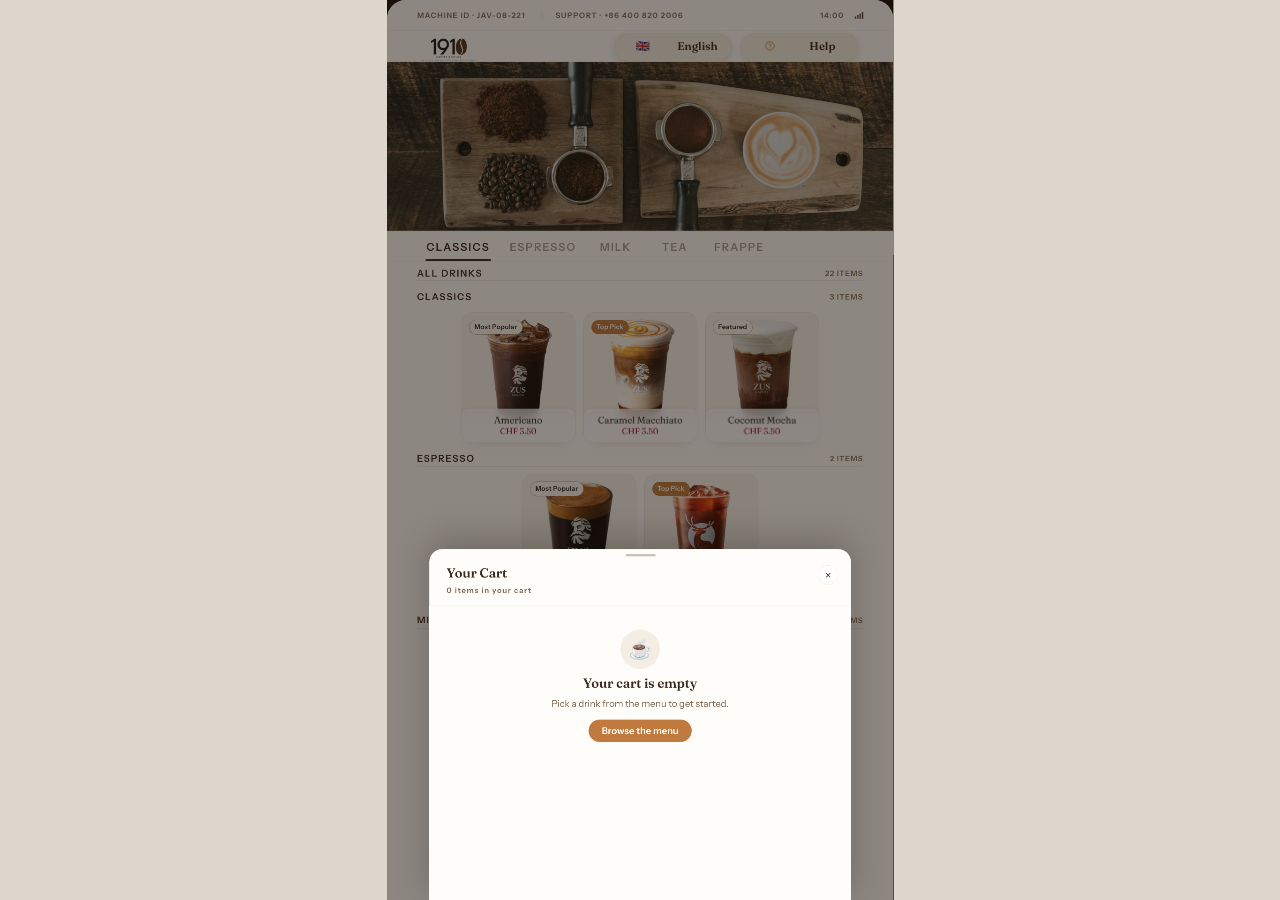
<file: pages/06-cart.html>
<!doctype html>
<html lang="zh">
<head>
<script>
/* v14 · The cart is no longer a standalone screen. Any link to 06-cart.html
   forwards to 04-shopping.html with the bottom sheet already open, so closing
   the sheet always leaves the user on 04-shopping.html. */
(function () {
  var q = location.search.replace(/^\?/, '').split('&').filter(function (x) {
    return x && !/^cart=/.test(x);
  });
  q.push('cart=1');
  location.replace('04-shopping.html?' + q.join('&'));
})();
</script>
<meta charset="utf-8">
<meta name="viewport" content="width=device-width,initial-scale=1">
<title data-i18n="Shopping / 商品列表 · Jetinno Coffee Kiosk">Shopping / 商品列表 · Jetinno Coffee Kiosk</title>
<style>
@font-face{font-family:'Fraunces';src:url('../assets/fonts/fraunces.woff2') format('woff2');font-weight:400 700;font-display:block}
@font-face{font-family:'Instrument Sans';src:url('../assets/fonts/instrument-sans.woff2') format('woff2');font-weight:400 700;font-display:block}
@font-face{font-family:'Noto Serif SC';src:url('../assets/fonts/noto-serif-sc.woff2') format('woff2');font-weight:400 900;font-display:block}
*{margin:0;padding:0;box-sizing:border-box}
html,body{width:100%;height:100%;overflow:hidden}
body{background:#DDD6CC;font-family:'Instrument Sans',Arial,sans-serif;-webkit-font-smoothing:antialiased;text-rendering:geometricPrecision}
#stage{position:absolute;width:1080px;height:1920px;transform-origin:top left}
.screen{position:relative;width:1080px;height:1920px;background:#1A120B;overflow:hidden}
.tx{display:block;width:100%}
button,.btn{cursor:pointer}

.f1{position:absolute;left:0px;top:0px;width:1080px;height:1920px;box-sizing:border-box;overflow:hidden;}
.f2{position:absolute;left:0px;top:0px;width:1080px;height:1920px;box-sizing:border-box;border-radius:0px 0px 0px 0px;}
.f3{position:absolute;left:0px;top:0px;width:1080px;height:1920px;box-sizing:border-box;overflow:hidden;}
.f4{position:absolute;inset:0;border-radius:inherit;pointer-events:none;background-color:#1A120B;}
.f5{position:absolute;left:0px;top:0px;width:1080.58px;height:1920px;box-sizing:border-box;overflow:hidden;}
.f6{position:absolute;left:0px;top:0px;width:1080.58px;height:1920px;box-sizing:border-box;overflow:hidden;}
.f7{position:absolute;inset:0;border-radius:inherit;pointer-events:none;background-color:#1A120B;}
.f8{position:absolute;left:0.29px;top:0px;width:1080px;height:1920px;box-sizing:border-box;overflow:hidden;border-radius:40px;box-shadow:0px 36px 72px -42px rgba(92,67,45,0.390);}
.f9{position:absolute;inset:0;border-radius:inherit;pointer-events:none;background-color:#FFFDF9;}
.f10{position:absolute;left:0px;top:0px;width:1080px;height:66.32px;box-sizing:border-box;border:1px solid rgba(58,42,30,0.100);}
.f11{position:absolute;left:64px;top:20px;width:537px;height:24px;box-sizing:border-box;}
.f12{position:absolute;left:0px;top:0px;width:238px;height:24px;box-sizing:border-box;}
.f13{position:absolute;left:0px;top:1px;width:238px;height:24px;box-sizing:border-box;font-family:'Instrument Sans',Arial,sans-serif;font-size:16px;font-weight:600;line-height:24px;letter-spacing:1.92px;text-align:left;white-space:pre;display:flex;flex-direction:column;justify-content:flex-start;color:#7C6650;}
.f14{position:absolute;left:266px;top:4px;width:1px;height:16px;box-sizing:border-box;}
.f15{position:absolute;inset:0;border-radius:inherit;pointer-events:none;background-color:rgba(58,42,30,0.150);}
.f16{position:absolute;left:295px;top:0px;width:242px;height:24px;box-sizing:border-box;}
.f17{position:absolute;left:0px;top:1px;width:242px;height:24px;box-sizing:border-box;font-family:'Instrument Sans',Arial,sans-serif;font-size:16px;font-weight:600;line-height:24px;letter-spacing:1.92px;text-align:left;white-space:pre;display:flex;flex-direction:column;justify-content:flex-start;color:#7C6650;}
.f18{position:absolute;left:924px;top:20px;width:92px;height:24px;box-sizing:border-box;}
.f19{position:absolute;left:0px;top:0px;width:50px;height:24px;box-sizing:border-box;}
.f20{position:absolute;left:0px;top:1px;width:50px;height:24px;box-sizing:border-box;font-family:'Instrument Sans',Arial,sans-serif;font-size:16px;font-weight:600;line-height:24px;letter-spacing:1.92px;text-align:left;white-space:pre;display:flex;flex-direction:column;justify-content:flex-start;color:#7C6650;}
.f21{position:absolute;left:74px;top:4px;width:18px;height:16px;box-sizing:border-box;}
.f22{position:absolute;left:0px;top:11px;width:3px;height:5px;box-sizing:border-box;}
.f23{position:absolute;inset:0;border-radius:inherit;pointer-events:none;background-color:#5A4432;}
.f24{position:absolute;left:5px;top:8px;width:3px;height:8px;box-sizing:border-box;}
.f25{position:absolute;inset:0;border-radius:inherit;pointer-events:none;background-color:#5A4432;}
.f26{position:absolute;left:10px;top:5px;width:3px;height:11px;box-sizing:border-box;}
.f27{position:absolute;inset:0;border-radius:inherit;pointer-events:none;background-color:#5A4432;}
.f28{position:absolute;left:15px;top:2px;width:3px;height:14px;box-sizing:border-box;}
.f29{position:absolute;inset:0;border-radius:inherit;pointer-events:none;background-color:#5A4432;}
.f30{position:absolute;left:0px;top:66.32px;width:1080px;height:64px;box-sizing:border-box;}
.f31{position:absolute;left:64px;top:7px;width:167px;height:50px;box-sizing:border-box;}
.f32{position:absolute;left:0px;top:0px;width:167px;height:50px;box-sizing:border-box;}
.f33{position:absolute;inset:0;border-radius:inherit;pointer-events:none;background-image:url(../assets/logo.png);background-size:100% 100%;background-position:center;background-repeat:no-repeat;}
.f34{position:absolute;left:474px;top:0.5px;width:542px;height:63px;box-sizing:border-box;}
.f35{position:absolute;left:0px;top:4px;width:542px;height:55px;box-sizing:border-box;border-radius:9999px;box-shadow:0px 0px 0px 1px rgba(58,42,30,0.225);}
.f36{position:absolute;inset:0;border-radius:inherit;pointer-events:none;background-color:rgba(255,255,255,0.000);}
.f37{position:absolute;left:11px;top:0px;width:250px;height:55px;box-sizing:border-box;}
.f38{position:absolute;left:0px;top:0px;width:250px;height:55px;box-sizing:border-box;}
.f39{position:absolute;left:0px;top:0px;width:250px;height:55px;box-sizing:border-box;border:1.08px solid rgba(58,42,30,0.200);border-radius:9999px;}
.f40{position:absolute;left:37px;top:14.5px;width:40px;height:26px;box-sizing:border-box;}
.f41{position:absolute;left:8px;top:1px;width:24px;height:26px;box-sizing:border-box;font-family:'Instrument Sans',Arial,sans-serif;font-size:24px;font-weight:400;line-height:26px;letter-spacing:0px;text-align:center;white-space:pre;display:flex;flex-direction:column;justify-content:flex-start;color:#000000;}
.f42{position:absolute;left:87px;top:10.5px;width:120px;height:36px;box-sizing:border-box;font-family:'Fraunces',Georgia,serif;font-size:24px;font-weight:600;line-height:36px;letter-spacing:0px;text-align:center;white-space:pre-wrap;display:flex;flex-direction:column;justify-content:flex-start;color:#3A2A1E;}
.f43{position:absolute;left:281px;top:0px;width:250px;height:55px;box-sizing:border-box;}
.f44{position:absolute;left:0px;top:0px;width:250px;height:55px;box-sizing:border-box;border:1.08px solid rgba(58,42,30,0.200);border-radius:9999px;}
.f45{position:absolute;left:49.5px;top:15.5px;width:24px;height:24px;box-sizing:border-box;overflow:hidden;}
.f46{position:absolute;left:3px;top:3px;width:18px;height:18px;display:block;}
.f47{position:absolute;left:9.4px;top:7.7px;width:5px;height:9.3px;display:block;}
.f48{position:absolute;left:83.5px;top:10.5px;width:111px;height:36px;box-sizing:border-box;font-family:'Fraunces',Georgia,serif;font-size:24px;font-weight:600;line-height:36px;letter-spacing:0px;text-align:center;white-space:pre-wrap;display:flex;flex-direction:column;justify-content:flex-start;color:#3A2A1E;}
.f49{position:absolute;left:0px;top:130.32px;width:1080px;height:364.64px;box-sizing:border-box;border:1px solid rgba(58,42,30,0.100);}
.f50{position:absolute;inset:0;border-radius:inherit;pointer-events:none;background-color:#FFFDF9;}
.f51{position:absolute;left:0px;top:2.32px;width:1080px;height:360px;box-sizing:border-box;overflow:hidden;}
.f52{position:absolute;inset:0;border-radius:inherit;pointer-events:none;background-image:url(../assets/img/7b963e7086e19ff8.jpg);background-size:cover;background-position:center;background-repeat:no-repeat;}
.f53{position:absolute;left:0px;top:494.96px;width:1080px;height:76.64px;box-sizing:border-box;border:1px solid rgba(58,42,30,0.100);}
.f54{position:absolute;inset:0;border-radius:inherit;pointer-events:none;background-color:#FFFDF9;}
.f55{position:absolute;left:64px;top:2.32px;width:952px;height:72px;box-sizing:border-box;}
.f56{position:absolute;left:0px;top:0px;width:144px;height:72px;box-sizing:border-box;}
.f57{position:absolute;left:6.19px;top:13.98px;width:133px;height:35px;box-sizing:border-box;font-family:'Instrument Sans',Arial,sans-serif;font-size:23px;font-weight:600;line-height:34.5px;letter-spacing:2.76px;text-align:center;white-space:pre;display:flex;flex-direction:column;justify-content:flex-start;color:#3A2A1E;}
.f58{position:absolute;left:0px;top:68.98px;width:144px;height:4px;box-sizing:border-box;border-radius:9999px;}
.f59{position:absolute;inset:0;border-radius:inherit;pointer-events:none;background-color:#3A2A1E;}
.f60{position:absolute;left:217.25px;top:0px;width:150px;height:72px;box-sizing:border-box;}
.f61{position:absolute;left:4.9px;top:13.98px;width:140px;height:35px;box-sizing:border-box;font-family:'Instrument Sans',Arial,sans-serif;font-size:23px;font-weight:600;line-height:34.5px;letter-spacing:2.76px;text-align:center;white-space:pre;display:flex;flex-direction:column;justify-content:flex-start;color:rgba(124,102,80,0.550);}
.f62{position:absolute;left:440.5px;top:0px;width:191px;height:72px;box-sizing:border-box;}
.f63{position:absolute;left:5.1px;top:13.98px;width:181px;height:35px;box-sizing:border-box;font-family:'Instrument Sans',Arial,sans-serif;font-size:23px;font-weight:600;line-height:34.5px;letter-spacing:2.76px;text-align:center;white-space:pre;display:flex;flex-direction:column;justify-content:flex-start;color:rgba(124,102,80,0.550);}
.f64{position:absolute;left:704.75px;top:0px;width:74px;height:72px;box-sizing:border-box;}
.f65{position:absolute;left:5.07px;top:13.98px;width:64px;height:35px;box-sizing:border-box;font-family:'Instrument Sans',Arial,sans-serif;font-size:23px;font-weight:600;line-height:34.5px;letter-spacing:2.76px;text-align:center;white-space:pre;display:flex;flex-direction:column;justify-content:flex-start;color:rgba(124,102,80,0.550);}
.f66{position:absolute;left:852px;top:0px;width:100px;height:72px;box-sizing:border-box;}
.f67{position:absolute;left:4.93px;top:13.98px;width:90px;height:35px;box-sizing:border-box;font-family:'Instrument Sans',Arial,sans-serif;font-size:23px;font-weight:600;line-height:34.5px;letter-spacing:2.76px;text-align:center;white-space:pre;display:flex;flex-direction:column;justify-content:flex-start;color:rgba(124,102,80,0.550);}
.f68{position:absolute;left:0px;top:571.59px;width:1080px;height:1348.41px;box-sizing:border-box;overflow:hidden;}
.f69{position:absolute;left:64px;top:20px;width:952px;height:844px;box-sizing:border-box;}
.f70{position:absolute;left:0px;top:0px;width:952px;height:52px;box-sizing:border-box;border:1px solid rgba(58,42,30,0.100);}
.f71{position:absolute;left:-0.15px;top:0.86px;width:139px;height:42px;box-sizing:border-box;font-family:'Fraunces',Georgia,serif;font-size:28px;font-weight:600;line-height:42px;letter-spacing:0px;text-align:left;white-space:pre;display:flex;flex-direction:column;justify-content:flex-start;color:#3A2A1E;}
.f72{position:absolute;left:0px;top:52px;width:952px;height:358px;box-sizing:border-box;}
.f73{position:absolute;left:0px;top:12px;width:952px;height:346px;box-sizing:border-box;}
.f74{position:absolute;left:0px;top:0px;width:301.34px;height:346px;box-sizing:border-box;overflow:hidden;border-radius:28px;box-shadow:0px 16px 32px -24px rgba(92,67,45,0.330),0px 0px 0px 1px rgba(58,42,30,0.105);}
.f75{position:absolute;inset:0;border-radius:inherit;pointer-events:none;background-color:#FFFFFF;}
.f76{position:absolute;left:0px;top:0px;width:301.34px;height:346px;box-sizing:border-box;border-radius:0px 0px 0px 0px;}
.f77{position:absolute;left:0px;top:0px;width:301.34px;height:301.34px;box-sizing:border-box;overflow:hidden;border-radius:28px;box-shadow:0px 16px 32px -24px rgba(92,67,45,0.330),0px 0px 0px 1px rgba(58,42,30,0.105);}
.f78{position:absolute;inset:0;border-radius:inherit;pointer-events:none;background-color:#FFFFFF;}
.f79{position:absolute;left:0px;top:0px;width:301.34px;height:301.34px;box-sizing:border-box;overflow:hidden;}
.f80{position:absolute;inset:0;border-radius:inherit;pointer-events:none;background-color:#FBF8F3;}
.f81{position:absolute;left:0px;top:0px;width:301px;height:301px;box-sizing:border-box;overflow:hidden;}
.f82{position:absolute;inset:0;border-radius:inherit;pointer-events:none;background-image:url(../assets/products/card/americano.png);background-size:cover;background-position:center;background-repeat:no-repeat;}
.f83{position:absolute;left:20px;top:20px;width:130px;height:35px;box-sizing:border-box;border-radius:9999px;box-shadow:0px 0px 0px 1px rgba(124,102,80,0.450);}
.f84{position:absolute;inset:0;border-radius:inherit;pointer-events:none;background-color:#FBF8F3;}
.f85{position:absolute;left:16px;top:7px;width:98px;height:23px;box-sizing:border-box;font-family:'Instrument Sans',Arial,sans-serif;font-size:15px;font-weight:600;line-height:22.5px;letter-spacing:0.38px;text-align:left;white-space:pre;display:flex;flex-direction:column;justify-content:flex-start;color:#3A2A1E;}
.f86{position:absolute;left:0px;top:256px;width:301px;height:90px;box-sizing:border-box;overflow:hidden;border-radius:18px;backdrop-filter:blur(10px);box-shadow:0px 4px 12px 0px rgba(58,42,30,0.150);}
.f87{position:absolute;inset:0;border-radius:inherit;pointer-events:none;background-color:rgba(255,255,255,0.750);}
.f88{position:absolute;left:89px;top:14.5px;width:123px;height:29px;box-sizing:border-box;font-family:'Fraunces',Georgia,serif;font-size:24px;font-weight:400;line-height:28.75px;letter-spacing:0px;text-align:center;white-space:pre;display:flex;flex-direction:column;justify-content:center;color:#3A2A1E;}
.f89{position:absolute;left:98.5px;top:46.5px;width:104px;height:30px;box-sizing:border-box;}
.f90{position:absolute;left:0px;top:1px;width:104px;height:30px;box-sizing:border-box;font-family:'Fraunces',Georgia,serif;font-size:24px;font-weight:400;line-height:30px;letter-spacing:0px;text-align:center;white-space:pre;display:flex;flex-direction:column;justify-content:flex-start;color:#A0002D;}
.f91{position:absolute;left:0px;top:346px;width:301px;height:301px;box-sizing:border-box;}
.f92{position:absolute;left:650.68px;top:0px;width:301.34px;height:346px;box-sizing:border-box;border-radius:0px 0px 0px 0px;}
.f93{position:absolute;left:0px;top:0px;width:301.34px;height:301.34px;box-sizing:border-box;overflow:hidden;border-radius:28px;box-shadow:0px 16px 32px -24px rgba(92,67,45,0.330),0px 0px 0px 1px rgba(58,42,30,0.105);}
.f94{position:absolute;inset:0;border-radius:inherit;pointer-events:none;background-color:#FFFFFF;}
.f95{position:absolute;left:0px;top:0px;width:301.34px;height:301.34px;box-sizing:border-box;overflow:hidden;}
.f96{position:absolute;inset:0;border-radius:inherit;pointer-events:none;background-color:#FBF8F3;}
.f97{position:absolute;left:0px;top:0px;width:301px;height:301px;box-sizing:border-box;overflow:hidden;}
.f98{position:absolute;inset:0;border-radius:inherit;pointer-events:none;background-image:url(../assets/products/card/coconut-mocha.png);background-size:cover;background-position:center;background-repeat:no-repeat;}
.f99{position:absolute;left:19.68px;top:20px;width:95px;height:35px;box-sizing:border-box;border-radius:9999px;}
.f100{position:absolute;inset:0;border-radius:inherit;pointer-events:none;background-color:#C07A3E;}
.f101{position:absolute;left:16px;top:7px;width:63px;height:23px;box-sizing:border-box;font-family:'Instrument Sans',Arial,sans-serif;font-size:15px;font-weight:600;line-height:22.5px;letter-spacing:0.38px;text-align:left;white-space:pre;display:flex;flex-direction:column;justify-content:flex-start;color:#FFFFFF;}
.f102{position:absolute;left:0px;top:256px;width:301px;height:90px;box-sizing:border-box;overflow:hidden;border-radius:18px;backdrop-filter:blur(10px);box-shadow:0px 4px 12px 0px rgba(58,42,30,0.150);}
.f103{position:absolute;inset:0;border-radius:inherit;pointer-events:none;background-color:rgba(255,255,255,0.750);}
.f104{position:absolute;left:23.83px;top:0.25px;width:253.34px;height:57.5px;box-sizing:border-box;font-family:'Fraunces',Georgia,serif;font-size:24px;font-weight:400;line-height:28.75px;letter-spacing:0px;text-align:center;white-space:pre-wrap;overflow:hidden;display:flex;flex-direction:column;justify-content:center;color:#3A2A1E;}
.f105{position:absolute;left:98.5px;top:60.75px;width:104px;height:30px;box-sizing:border-box;}
.f106{position:absolute;left:0px;top:1px;width:104px;height:30px;box-sizing:border-box;font-family:'Fraunces',Georgia,serif;font-size:24px;font-weight:400;line-height:30px;letter-spacing:0px;text-align:center;white-space:pre;display:flex;flex-direction:column;justify-content:flex-start;color:#A0002D;}
.f107{position:absolute;left:325.34px;top:0px;width:301.34px;height:346px;box-sizing:border-box;border-radius:0px 0px 0px 0px;}
.f108{position:absolute;left:0px;top:0px;width:301.34px;height:301.34px;box-sizing:border-box;overflow:hidden;border-radius:28px;box-shadow:0px 16px 32px -24px rgba(92,67,45,0.330),0px 0px 0px 1px rgba(58,42,30,0.105);}
.f109{position:absolute;inset:0;border-radius:inherit;pointer-events:none;background-color:#FFFFFF;}
.f110{position:absolute;left:0px;top:0px;width:301.34px;height:301.34px;box-sizing:border-box;overflow:hidden;}
.f111{position:absolute;inset:0;border-radius:inherit;pointer-events:none;background-color:#FBF8F3;}
.f112{position:absolute;left:0px;top:0px;width:301px;height:301px;box-sizing:border-box;overflow:hidden;}
.f113{position:absolute;inset:0;border-radius:inherit;pointer-events:none;background-image:url(../assets/products/card/caramel-macchiato.png);background-size:cover;background-position:center;background-repeat:no-repeat;}
.f114{position:absolute;left:20px;top:20px;width:99px;height:35px;box-sizing:border-box;border-radius:9999px;}
.f115{position:absolute;inset:0;border-radius:inherit;pointer-events:none;background-color:#5A4432;}
.f116{position:absolute;left:16px;top:7px;width:67px;height:23px;box-sizing:border-box;font-family:'Instrument Sans',Arial,sans-serif;font-size:15px;font-weight:600;line-height:22.5px;letter-spacing:0.38px;text-align:left;white-space:pre;display:flex;flex-direction:column;justify-content:flex-start;color:#FFFFFF;}
.f117{position:absolute;left:0px;top:256px;width:301px;height:90px;box-sizing:border-box;overflow:hidden;border-radius:18px;backdrop-filter:blur(10px);box-shadow:0px 4px 12px 0px rgba(58,42,30,0.150);}
.f118{position:absolute;inset:0;border-radius:inherit;pointer-events:none;background-color:rgba(255,255,255,0.750);}
.f119{position:absolute;left:23.83px;top:0.25px;width:253.34px;height:57.5px;box-sizing:border-box;font-family:'Fraunces',Georgia,serif;font-size:24px;font-weight:400;line-height:28.75px;letter-spacing:0px;text-align:center;white-space:pre-wrap;overflow:hidden;display:flex;flex-direction:column;justify-content:center;color:#3A2A1E;}
.f120{position:absolute;left:93px;top:60.75px;width:115px;height:30px;box-sizing:border-box;}
.f121{position:absolute;left:0px;top:1px;width:115px;height:30px;box-sizing:border-box;font-family:'Fraunces',Georgia,serif;font-size:24px;font-weight:400;line-height:30px;letter-spacing:0px;text-align:center;white-space:pre;display:flex;flex-direction:column;justify-content:flex-start;color:#A0002D;}
.f122{position:absolute;left:0px;top:410px;width:952px;height:52px;box-sizing:border-box;border:1px solid rgba(58,42,30,0.100);}
.f123{position:absolute;left:-0.15px;top:0.86px;width:150px;height:42px;box-sizing:border-box;font-family:'Fraunces',Georgia,serif;font-size:28px;font-weight:600;line-height:42px;letter-spacing:0px;text-align:left;white-space:pre;display:flex;flex-direction:column;justify-content:flex-start;color:#3A2A1E;}
.f124{position:absolute;left:0px;top:462px;width:952px;height:358px;box-sizing:border-box;}
.f125{position:absolute;left:0px;top:12px;width:952px;height:346px;box-sizing:border-box;}
.f126{position:absolute;left:0px;top:0px;width:301.34px;height:346px;box-sizing:border-box;overflow:hidden;border-radius:28px;box-shadow:0px 16px 32px -24px rgba(92,67,45,0.330),0px 0px 0px 1px rgba(58,42,30,0.105);}
.f127{position:absolute;inset:0;border-radius:inherit;pointer-events:none;background-color:#FFFFFF;}
.f128{position:absolute;left:0px;top:0px;width:301.34px;height:346px;box-sizing:border-box;border-radius:0px 0px 0px 0px;}
.f129{position:absolute;left:0px;top:0px;width:301.34px;height:301.34px;box-sizing:border-box;overflow:hidden;border-radius:28px;box-shadow:0px 16px 32px -24px rgba(92,67,45,0.330),0px 0px 0px 1px rgba(58,42,30,0.105);}
.f130{position:absolute;inset:0;border-radius:inherit;pointer-events:none;background-color:#FFFFFF;}
.f131{position:absolute;left:0px;top:0px;width:301.34px;height:301.34px;box-sizing:border-box;overflow:hidden;}
.f132{position:absolute;inset:0;border-radius:inherit;pointer-events:none;background-color:#FBF8F3;}
.f133{position:absolute;left:0px;top:0px;width:301px;height:301px;box-sizing:border-box;overflow:hidden;}
.f134{position:absolute;inset:0;border-radius:inherit;pointer-events:none;background-image:url(../assets/products/card/espresso.png);background-size:cover;background-position:center;background-repeat:no-repeat;}
.f135{position:absolute;left:20px;top:20px;width:130px;height:35px;box-sizing:border-box;border-radius:9999px;box-shadow:0px 0px 0px 1px rgba(124,102,80,0.450);}
.f136{position:absolute;inset:0;border-radius:inherit;pointer-events:none;background-color:#FBF8F3;}
.f137{position:absolute;left:16px;top:7px;width:98px;height:23px;box-sizing:border-box;font-family:'Instrument Sans',Arial,sans-serif;font-size:15px;font-weight:600;line-height:22.5px;letter-spacing:0.38px;text-align:left;white-space:pre;display:flex;flex-direction:column;justify-content:flex-start;color:#3A2A1E;}
.f138{position:absolute;left:0px;top:256px;width:301px;height:90px;box-sizing:border-box;overflow:hidden;border-radius:18px;backdrop-filter:blur(10px);box-shadow:0px 4px 12px 0px rgba(58,42,30,0.150);}
.f139{position:absolute;inset:0;border-radius:inherit;pointer-events:none;background-color:rgba(255,255,255,0.750);}
.f140{position:absolute;left:100.5px;top:14.5px;width:100px;height:29px;box-sizing:border-box;font-family:'Fraunces',Georgia,serif;font-size:24px;font-weight:400;line-height:28.75px;letter-spacing:0px;text-align:center;white-space:pre;display:flex;flex-direction:column;justify-content:center;color:#3A2A1E;}
.f141{position:absolute;left:98.5px;top:46.5px;width:104px;height:30px;box-sizing:border-box;}
.f142{position:absolute;left:0px;top:1px;width:104px;height:30px;box-sizing:border-box;font-family:'Fraunces',Georgia,serif;font-size:24px;font-weight:400;line-height:30px;letter-spacing:0px;text-align:center;white-space:pre;display:flex;flex-direction:column;justify-content:flex-start;color:#A0002D;}
.f143{position:absolute;left:0px;top:346px;width:301px;height:301px;box-sizing:border-box;}
.f144{position:absolute;left:650.68px;top:0px;width:301.34px;height:346px;box-sizing:border-box;border-radius:0px 0px 0px 0px;}
.f145{position:absolute;left:0px;top:0px;width:301.34px;height:301.34px;box-sizing:border-box;overflow:hidden;border-radius:28px;box-shadow:0px 16px 32px -24px rgba(92,67,45,0.330),0px 0px 0px 1px rgba(58,42,30,0.105);}
.f146{position:absolute;inset:0;border-radius:inherit;pointer-events:none;background-color:#FFFFFF;}
.f147{position:absolute;left:0px;top:0px;width:301.34px;height:301.34px;box-sizing:border-box;overflow:hidden;}
.f148{position:absolute;inset:0;border-radius:inherit;pointer-events:none;background-color:#FBF8F3;}
.f149{position:absolute;left:0px;top:0px;width:301px;height:301px;box-sizing:border-box;overflow:hidden;}
.f150{position:absolute;inset:0;border-radius:inherit;pointer-events:none;background-image:url(../assets/products/card/luckin-caffe-mocha.png);background-size:cover;background-position:center;background-repeat:no-repeat;}
.f151{position:absolute;left:19.68px;top:20px;width:95px;height:35px;box-sizing:border-box;border-radius:9999px;}
.f152{position:absolute;inset:0;border-radius:inherit;pointer-events:none;background-color:#C07A3E;}
.f153{position:absolute;left:16px;top:7px;width:63px;height:23px;box-sizing:border-box;font-family:'Instrument Sans',Arial,sans-serif;font-size:15px;font-weight:600;line-height:22.5px;letter-spacing:0.38px;text-align:left;white-space:pre;display:flex;flex-direction:column;justify-content:flex-start;color:#FFFFFF;}
.f154{position:absolute;left:0px;top:256px;width:301px;height:90px;box-sizing:border-box;overflow:hidden;border-radius:18px;backdrop-filter:blur(10px);box-shadow:0px 4px 12px 0px rgba(58,42,30,0.150);}
.f155{position:absolute;inset:0;border-radius:inherit;pointer-events:none;background-color:rgba(255,255,255,0.750);}
.f156{position:absolute;left:23.83px;top:0.25px;width:253.34px;height:57.5px;box-sizing:border-box;font-family:'Fraunces',Georgia,serif;font-size:24px;font-weight:400;line-height:28.75px;letter-spacing:0px;text-align:center;white-space:pre-wrap;overflow:hidden;display:flex;flex-direction:column;justify-content:center;color:#3A2A1E;}
.f157{position:absolute;left:98.5px;top:60.75px;width:104px;height:30px;box-sizing:border-box;}
.f158{position:absolute;left:0px;top:1px;width:104px;height:30px;box-sizing:border-box;font-family:'Fraunces',Georgia,serif;font-size:24px;font-weight:400;line-height:30px;letter-spacing:0px;text-align:center;white-space:pre;display:flex;flex-direction:column;justify-content:flex-start;color:#A0002D;}
.f159{position:absolute;left:325.34px;top:0px;width:301.34px;height:346px;box-sizing:border-box;overflow:hidden;border-radius:28px;box-shadow:0px 16px 32px -24px rgba(92,67,45,0.330),0px 0px 0px 1px rgba(58,42,30,0.105);}
.f160{position:absolute;inset:0;border-radius:inherit;pointer-events:none;background-color:#FFFFFF;}
.f161{position:absolute;left:0px;top:0px;width:301px;height:346px;box-sizing:border-box;border-radius:0px 0px 0px 0px;}
.f162{position:absolute;left:0px;top:0px;width:301px;height:346px;box-sizing:border-box;overflow:hidden;border-radius:28px;box-shadow:0px 16px 32px -24px rgba(92,67,45,0.330),0px 0px 0px 1px rgba(58,42,30,0.105);}
.f163{position:absolute;inset:0;border-radius:inherit;pointer-events:none;background-color:#FFFFFF;}
.f164{position:absolute;left:20px;top:20px;width:130px;height:35px;box-sizing:border-box;border-radius:9999px;box-shadow:0px 0px 0px 1px rgba(124,102,80,0.450);}
.f165{position:absolute;inset:0;border-radius:inherit;pointer-events:none;background-color:#FBF8F3;}
.f166{position:absolute;left:16px;top:7px;width:98px;height:23px;box-sizing:border-box;font-family:'Instrument Sans',Arial,sans-serif;font-size:15px;font-weight:600;line-height:22.5px;letter-spacing:0.38px;text-align:left;white-space:pre;display:flex;flex-direction:column;justify-content:flex-start;color:#3A2A1E;}
.f167{position:absolute;left:0px;top:0px;width:301px;height:346px;box-sizing:border-box;overflow:hidden;}
.f168{position:absolute;inset:0;border-radius:inherit;pointer-events:none;background-color:#FBF8F3;}
.f169{position:absolute;left:0px;top:0px;width:301px;height:301px;box-sizing:border-box;overflow:hidden;}
.f170{position:absolute;inset:0;border-radius:inherit;pointer-events:none;background-image:url(../assets/products/card/luckin-americano.png);background-size:cover;background-position:center;background-repeat:no-repeat;}
.f171{position:absolute;left:0px;top:0px;width:301px;height:346px;box-sizing:border-box;}
.f172{position:absolute;inset:0;border-radius:inherit;pointer-events:none;background-color:rgba(255,255,255,0.800);}
.f173{position:absolute;left:75.5px;top:98px;width:150px;height:150px;box-sizing:border-box;overflow:hidden;}
.f174{position:absolute;left:46.88px;top:53.44px;width:56.25px;height:71.25px;display:block;}
.f175{position:absolute;left:41.25px;top:37.5px;width:67.5px;height:15.94px;display:block;}
.f176{position:absolute;left:69.23px;top:71.25px;width:11.53px;height:23.44px;display:block;}
.f177{position:absolute;left:31.88px;top:31.88px;width:86.25px;height:86.25px;display:block;}
.f178{position:absolute;left:0px;top:256px;width:301px;height:90px;box-sizing:border-box;overflow:hidden;border-radius:18px;backdrop-filter:blur(10px);box-shadow:0px 4px 12px 0px rgba(58,42,30,0.150);}
.f179{position:absolute;inset:0;border-radius:inherit;pointer-events:none;background-color:rgba(255,255,255,0.750);}
.f180{position:absolute;left:100.5px;top:14.5px;width:100px;height:29px;box-sizing:border-box;font-family:'Fraunces',Georgia,serif;font-size:24px;font-weight:400;line-height:28.75px;letter-spacing:0px;text-align:center;white-space:pre;display:flex;flex-direction:column;justify-content:center;color:#3A2A1E;}
.f181{position:absolute;left:98.5px;top:46.5px;width:104px;height:30px;box-sizing:border-box;}
.f182{position:absolute;left:0px;top:1px;width:104px;height:30px;box-sizing:border-box;font-family:'Fraunces',Georgia,serif;font-size:24px;font-weight:400;line-height:30px;letter-spacing:0px;text-align:center;white-space:pre;display:flex;flex-direction:column;justify-content:flex-start;color:#A0002D;}
.f183{position:absolute;left:0px;top:346px;width:301px;height:301px;box-sizing:border-box;}
.f184{position:absolute;left:64px;top:864px;width:952px;height:52px;box-sizing:border-box;border:1px solid rgba(58,42,30,0.100);}
.f185{position:absolute;left:-0.15px;top:0.86px;width:150px;height:42px;box-sizing:border-box;font-family:'Fraunces',Georgia,serif;font-size:28px;font-weight:600;line-height:42px;letter-spacing:0px;text-align:left;white-space:pre;display:flex;flex-direction:column;justify-content:flex-start;color:#3A2A1E;}
.f186{position:absolute;left:64px;top:916px;width:952px;height:358px;box-sizing:border-box;}
.f187{position:absolute;left:0px;top:12px;width:952px;height:346px;box-sizing:border-box;}
.f188{position:absolute;left:0px;top:0px;width:301.34px;height:346px;box-sizing:border-box;overflow:hidden;border-radius:28px;box-shadow:0px 16px 32px -24px rgba(92,67,45,0.330),0px 0px 0px 1px rgba(58,42,30,0.105);}
.f189{position:absolute;inset:0;border-radius:inherit;pointer-events:none;background-color:#FFFFFF;}
.f190{position:absolute;left:0px;top:0px;width:301.34px;height:346px;box-sizing:border-box;border-radius:0px 0px 0px 0px;}
.f191{position:absolute;left:0px;top:0px;width:301.34px;height:301.34px;box-sizing:border-box;overflow:hidden;border-radius:28px;box-shadow:0px 16px 32px -24px rgba(92,67,45,0.330),0px 0px 0px 1px rgba(58,42,30,0.105);}
.f192{position:absolute;inset:0;border-radius:inherit;pointer-events:none;background-color:#FFFFFF;}
.f193{position:absolute;left:0px;top:0px;width:301.34px;height:301.34px;box-sizing:border-box;overflow:hidden;}
.f194{position:absolute;inset:0;border-radius:inherit;pointer-events:none;background-color:#FBF8F3;}
.f195{position:absolute;left:0px;top:0px;width:301px;height:301px;box-sizing:border-box;overflow:hidden;}
.f196{position:absolute;inset:0;border-radius:inherit;pointer-events:none;background-image:url(../assets/products/card/luckin-cappuccino.png);background-size:cover;background-position:center;background-repeat:no-repeat;}
.f197{position:absolute;left:20px;top:20px;width:130px;height:35px;box-sizing:border-box;border-radius:9999px;box-shadow:0px 0px 0px 1px rgba(124,102,80,0.450);}
.f198{position:absolute;inset:0;border-radius:inherit;pointer-events:none;background-color:#FBF8F3;}
.f199{position:absolute;left:16px;top:7px;width:98px;height:23px;box-sizing:border-box;font-family:'Instrument Sans',Arial,sans-serif;font-size:15px;font-weight:600;line-height:22.5px;letter-spacing:0.38px;text-align:left;white-space:pre;display:flex;flex-direction:column;justify-content:flex-start;color:#3A2A1E;}
.f200{position:absolute;left:0px;top:256px;width:301px;height:90px;box-sizing:border-box;overflow:hidden;border-radius:18px;backdrop-filter:blur(10px);box-shadow:0px 4px 12px 0px rgba(58,42,30,0.150);}
.f201{position:absolute;inset:0;border-radius:inherit;pointer-events:none;background-color:rgba(255,255,255,0.750);}
.f202{position:absolute;left:100.5px;top:14.5px;width:100px;height:29px;box-sizing:border-box;font-family:'Fraunces',Georgia,serif;font-size:24px;font-weight:400;line-height:28.75px;letter-spacing:0px;text-align:center;white-space:pre;display:flex;flex-direction:column;justify-content:center;color:#3A2A1E;}
.f203{position:absolute;left:98.5px;top:46.5px;width:104px;height:30px;box-sizing:border-box;}
.f204{position:absolute;left:0px;top:1px;width:104px;height:30px;box-sizing:border-box;font-family:'Fraunces',Georgia,serif;font-size:24px;font-weight:400;line-height:30px;letter-spacing:0px;text-align:center;white-space:pre;display:flex;flex-direction:column;justify-content:flex-start;color:#A0002D;}
.f205{position:absolute;left:0px;top:346px;width:301px;height:301px;box-sizing:border-box;}
.f206{position:absolute;left:650.68px;top:0px;width:301.34px;height:346px;box-sizing:border-box;border-radius:0px 0px 0px 0px;}
.f207{position:absolute;left:0px;top:0px;width:301.34px;height:301.34px;box-sizing:border-box;overflow:hidden;border-radius:28px;box-shadow:0px 16px 32px -24px rgba(92,67,45,0.330),0px 0px 0px 1px rgba(58,42,30,0.105);}
.f208{position:absolute;inset:0;border-radius:inherit;pointer-events:none;background-color:#FFFFFF;}
.f209{position:absolute;left:0px;top:0px;width:301.34px;height:301.34px;box-sizing:border-box;overflow:hidden;}
.f210{position:absolute;inset:0;border-radius:inherit;pointer-events:none;background-color:#FBF8F3;}
.f211{position:absolute;left:0px;top:0px;width:301px;height:301px;box-sizing:border-box;overflow:hidden;}
.f212{position:absolute;inset:0;border-radius:inherit;pointer-events:none;background-image:url(../assets/products/card/shaken-iced-green-tea.png);background-size:cover;background-position:center;background-repeat:no-repeat;}
.f213{position:absolute;left:19.68px;top:20px;width:95px;height:35px;box-sizing:border-box;border-radius:9999px;}
.f214{position:absolute;inset:0;border-radius:inherit;pointer-events:none;background-color:#C07A3E;}
.f215{position:absolute;left:16px;top:7px;width:63px;height:23px;box-sizing:border-box;font-family:'Instrument Sans',Arial,sans-serif;font-size:15px;font-weight:600;line-height:22.5px;letter-spacing:0.38px;text-align:left;white-space:pre;display:flex;flex-direction:column;justify-content:flex-start;color:#FFFFFF;}
.f216{position:absolute;left:0px;top:256px;width:301px;height:90px;box-sizing:border-box;overflow:hidden;border-radius:18px;backdrop-filter:blur(10px);box-shadow:0px 4px 12px 0px rgba(58,42,30,0.150);}
.f217{position:absolute;inset:0;border-radius:inherit;pointer-events:none;background-color:rgba(255,255,255,0.750);}
.f218{position:absolute;left:23.83px;top:0.25px;width:253.34px;height:57.5px;box-sizing:border-box;font-family:'Fraunces',Georgia,serif;font-size:24px;font-weight:400;line-height:28.75px;letter-spacing:0px;text-align:center;white-space:pre-wrap;overflow:hidden;display:flex;flex-direction:column;justify-content:center;color:#3A2A1E;}
.f219{position:absolute;left:98.5px;top:60.75px;width:104px;height:30px;box-sizing:border-box;}
.f220{position:absolute;left:0px;top:1px;width:104px;height:30px;box-sizing:border-box;font-family:'Fraunces',Georgia,serif;font-size:24px;font-weight:400;line-height:30px;letter-spacing:0px;text-align:center;white-space:pre;display:flex;flex-direction:column;justify-content:flex-start;color:#A0002D;}
.f221{position:absolute;left:325.34px;top:0px;width:301.34px;height:346px;box-sizing:border-box;overflow:hidden;border-radius:28px;box-shadow:0px 16px 32px -24px rgba(92,67,45,0.330),0px 0px 0px 1px rgba(58,42,30,0.105);}
.f222{position:absolute;inset:0;border-radius:inherit;pointer-events:none;background-color:#FFFFFF;}
.f223{position:absolute;left:0px;top:0px;width:301px;height:346px;box-sizing:border-box;border-radius:0px 0px 0px 0px;}
.f224{position:absolute;left:0px;top:0px;width:301px;height:346px;box-sizing:border-box;overflow:hidden;border-radius:28px;box-shadow:0px 16px 32px -24px rgba(92,67,45,0.330),0px 0px 0px 1px rgba(58,42,30,0.105);}
.f225{position:absolute;inset:0;border-radius:inherit;pointer-events:none;background-color:#FFFFFF;}
.f226{position:absolute;left:20px;top:20px;width:130px;height:35px;box-sizing:border-box;border-radius:9999px;box-shadow:0px 0px 0px 1px rgba(124,102,80,0.450);}
.f227{position:absolute;inset:0;border-radius:inherit;pointer-events:none;background-color:#FBF8F3;}
.f228{position:absolute;left:16px;top:7px;width:98px;height:23px;box-sizing:border-box;font-family:'Instrument Sans',Arial,sans-serif;font-size:15px;font-weight:600;line-height:22.5px;letter-spacing:0.38px;text-align:left;white-space:pre;display:flex;flex-direction:column;justify-content:flex-start;color:#3A2A1E;}
.f229{position:absolute;left:0px;top:0px;width:301px;height:346px;box-sizing:border-box;overflow:hidden;}
.f230{position:absolute;inset:0;border-radius:inherit;pointer-events:none;background-color:#FBF8F3;}
.f231{position:absolute;left:0px;top:0px;width:301px;height:301px;box-sizing:border-box;overflow:hidden;}
.f232{position:absolute;inset:0;border-radius:inherit;pointer-events:none;background-image:url(../assets/products/card/luckin-latte.png);background-size:cover;background-position:center;background-repeat:no-repeat;}
.f233{position:absolute;left:0px;top:0px;width:301px;height:346px;box-sizing:border-box;}
.f234{position:absolute;inset:0;border-radius:inherit;pointer-events:none;background-color:rgba(255,255,255,0.800);}
.f235{position:absolute;left:75.5px;top:98px;width:150px;height:150px;box-sizing:border-box;overflow:hidden;}
.f236{position:absolute;left:46.88px;top:53.44px;width:56.25px;height:71.25px;display:block;}
.f237{position:absolute;left:41.25px;top:37.5px;width:67.5px;height:15.94px;display:block;}
.f238{position:absolute;left:69.23px;top:71.25px;width:11.53px;height:23.44px;display:block;}
.f239{position:absolute;left:31.88px;top:31.88px;width:86.25px;height:86.25px;display:block;}
.f240{position:absolute;left:0px;top:256px;width:301px;height:90px;box-sizing:border-box;overflow:hidden;border-radius:18px;backdrop-filter:blur(10px);box-shadow:0px 4px 12px 0px rgba(58,42,30,0.150);}
.f241{position:absolute;inset:0;border-radius:inherit;pointer-events:none;background-color:rgba(255,255,255,0.750);}
.f242{position:absolute;left:100.5px;top:14.5px;width:100px;height:29px;box-sizing:border-box;font-family:'Fraunces',Georgia,serif;font-size:24px;font-weight:400;line-height:28.75px;letter-spacing:0px;text-align:center;white-space:pre;display:flex;flex-direction:column;justify-content:center;color:#3A2A1E;}
.f243{position:absolute;left:98.5px;top:46.5px;width:104px;height:30px;box-sizing:border-box;}
.f244{position:absolute;left:0px;top:1px;width:104px;height:30px;box-sizing:border-box;font-family:'Fraunces',Georgia,serif;font-size:24px;font-weight:400;line-height:30px;letter-spacing:0px;text-align:center;white-space:pre;display:flex;flex-direction:column;justify-content:flex-start;color:#A0002D;}
.f245{position:absolute;left:0px;top:346px;width:301px;height:301px;box-sizing:border-box;}
.f246{position:absolute;left:64px;top:1274px;width:952px;height:58px;box-sizing:border-box;}
.f247{position:absolute;left:318px;top:12px;width:316px;height:26px;box-sizing:border-box;}
.f248{position:absolute;left:0px;top:1px;width:316px;height:26px;box-sizing:border-box;font-family:'Noto Serif SC','Fraunces',serif;font-size:17px;font-weight:400;line-height:25.5px;letter-spacing:0.43px;text-align:center;white-space:pre;display:flex;flex-direction:column;justify-content:center;color:rgba(124,102,80,0.700);}
.f249{position:absolute;left:155px;top:1662px;width:13px;height:30px;box-sizing:border-box;font-family:'Fraunces',Georgia,serif;font-size:24px;font-weight:400;line-height:30px;letter-spacing:0px;text-align:center;white-space:pre;display:flex;flex-direction:column;justify-content:flex-start;color:#FFFFFF;}
.f250{position:absolute;left:90px;top:1659px;width:900px;height:96px;box-sizing:border-box;border:1.48px solid rgba(58,42,30,0.100);border-radius:16px;box-shadow:0px 2px 8px 0px rgba(58,42,30,0.120),0px 24px 60px -16px rgba(43,29,19,0.480);}
.f251{position:absolute;inset:0;border-radius:inherit;pointer-events:none;background-color:rgba(160,0,45,0.750);}
.f252{position:absolute;left:21.48px;top:-2px;width:239px;height:100px;box-sizing:border-box;}
.f253{position:absolute;left:0px;top:0px;width:76px;height:100px;box-sizing:border-box;}
.f254{position:absolute;inset:0;border-radius:inherit;pointer-events:none;background-image:url(../assets/img/be1a3bd7476f8db6.png);background-size:cover;background-position:center;background-repeat:no-repeat;}
.f255{position:absolute;left:90px;top:37.5px;width:149px;height:25px;box-sizing:border-box;}
.f256{position:absolute;left:0px;top:0px;width:149px;height:25px;box-sizing:border-box;}
.f257{position:absolute;left:0px;top:1px;width:149px;height:25px;box-sizing:border-box;font-family:'Fraunces',Georgia,serif;font-size:32px;font-weight:600;line-height:25px;letter-spacing:0px;text-align:left;white-space:pre;display:flex;flex-direction:column;justify-content:flex-start;color:#FFFFFF;}
.f258{position:absolute;left:711.52px;top:24px;width:169px;height:48px;box-sizing:border-box;}
.f259{position:absolute;left:0px;top:11.5px;width:103px;height:25px;box-sizing:border-box;}
.f260{position:absolute;left:0px;top:1px;width:103px;height:25px;box-sizing:border-box;font-family:'Fraunces',Georgia,serif;font-size:32px;font-weight:600;line-height:25px;letter-spacing:0px;text-align:center;white-space:pre;display:flex;flex-direction:column;justify-content:flex-start;color:#FFFFFF;}
.f261{position:absolute;left:121px;top:0px;width:48px;height:48px;box-sizing:border-box;border-radius:14px;}
.f262{position:absolute;inset:0;border-radius:inherit;pointer-events:none;background-color:#C07A3E;}
.f263{position:absolute;left:10px;top:7px;width:28px;height:36px;box-sizing:border-box;font-family:'Instrument Sans',Arial,sans-serif;font-size:32px;font-weight:400;line-height:36px;letter-spacing:0px;text-align:center;white-space:pre;display:flex;flex-direction:column;justify-content:flex-start;color:#FFFFFF;}
.f264{position:absolute;left:155px;top:1653px;width:40px;height:40px;display:block;}
.f265{position:absolute;left:165px;top:1659px;width:18px;height:30px;box-sizing:border-box;font-family:'Fraunces',Georgia,serif;font-size:32px;font-weight:400;line-height:30px;letter-spacing:0px;text-align:center;white-space:pre;display:flex;flex-direction:column;justify-content:flex-start;color:#FFFFFF;}
</style>
<link rel="stylesheet" href="../kiosk.css">
<link rel="stylesheet" href="../kiosk-cart.css">
<link rel="stylesheet" href="../tokens.css">
<link rel="stylesheet" href="../refine.css">
</head>
<body data-refine="1" data-page="06-cart">
<div id="stage"><div class="screen"><div class="f1"><div class="f2"><div class="f3" id="k-scroll-root"><div class="f4"></div><div class="f5"><div class="f6"><div class="f7"></div><div class="f8"><div class="f9"></div><div class="f10"><div class="f11"><div class="f12"><div class="f13"><span class="tx" data-i18n="MACHINE ID · JAV-08-221" data-kc="status-text">MACHINE ID · JAV-08-221</span></div></div><div class="f14"><div class="f15"></div></div><div class="f16"><div class="f17"><span class="tx" data-i18n="SUPPORT · +86 400 820 2006" data-kc="status-text">SUPPORT · +86 400 820 2006</span></div></div></div><div class="f18"><div class="f19"><div class="f20"><span class="tx" data-kc="status-text" data-nolang="1">14:00</span></div></div><div class="f21"><div class="f22"><div class="f23"></div></div><div class="f24"><div class="f25"></div></div><div class="f26"><div class="f27"></div></div><div class="f28"><div class="f29"></div></div></div></div></div><div class="f30"><div class="f31"><div class="f32"><div class="f33" data-kc="brand"></div></div></div><div class="f34"><div class="f35"><div class="f36"></div><div class="f37" data-kc="action-btn" data-btn="lang"><div class="f38"><div class="f39" data-btn-group="top-action"><div class="f40"><div class="f41"><span class="tx" data-nolang="1" data-kc="flag">🇫🇷</span></div></div><div class="f42"><span class="tx" data-i18n="@langLabel" data-lang-toggle="1" data-kc="top-action">Français</span></div></div></div></div><div class="f43" data-kc="action-btn" data-btn="help"><div class="f44" data-btn-group="top-action"><div class="f45" data-kc="icon-sm"><img class="f46" src="../assets/help.svg" alt=""></div><div class="f48"><span class="tx" data-i18n="Help" data-kc="top-action">Help</span></div></div></div></div></div></div><div class="f49"><div class="f50"></div><div class="f51"><div class="f52"></div></div></div><div class="f53"><div class="f54"></div><div class="f55"><div class="f56"><div class="f57"><span class="tx" data-kc="category-tab" data-i18n="CLASSICS">CLASSICS</span></div><div class="f58"><div class="f59"></div></div></div><div class="f60"><div class="f61"><span class="tx" data-kc="category-tab" data-i18n="ESPRESSO">ESPRESSO</span></div></div><div class="f62"><div class="f63"><span class="tx" data-kc="category-tab" data-i18n="MILK COFFEE">MILK COFFEE</span></div></div><div class="f64"><div class="f65"><span class="tx" data-kc="category-tab" data-i18n="ICED">ICED</span></div></div><div class="f66"><div class="f67"><span class="tx" data-kc="category-tab" data-i18n="OTHER">OTHER</span></div></div></div></div><div class="f68"><div class="f69"><div class="f70"><div class="f71"><span class="tx" data-kc="section-title" data-i18n="CLASSICS">CLASSICS</span></div></div><div class="f72"><div class="f73"><div class="f74"><div class="f75"></div><div class="f76"><div class="f77"><div class="f78"></div><div class="f79"><div class="f80"></div><div class="f81"><div class="f82" data-slot="0"></div></div></div><div class="f83" data-kc="badge-pill" data-badge="Most Popular"><div class="f84" data-kc="badge-bg" data-badge="Most Popular"></div><div class="f85" data-kc="badge" data-badge="Most Popular"><span class="tx" data-i18n="Most Popular">Most Popular</span></div></div></div><div class="f86"><div class="f87"></div><div class="f88 k-pname-box"><span class="tx" data-kc="product-name" data-slot-name="0">Americano</span></div><div class="f89"><div class="f90"><span class="tx" data-nolang="1">CHF 3.50</span></div></div></div></div><div class="f91"></div></div><div class="f92"><div class="f93"><div class="f94"></div><div class="f95"><div class="f96"></div><div class="f97"><div class="f98" data-slot="2"></div></div></div><div class="f99" data-kc="badge-pill" data-badge="Top Pick"><div class="f100" data-kc="badge-bg" data-badge="Top Pick"></div><div class="f101" data-kc="badge" data-badge="Top Pick"><span class="tx" data-i18n="Top Pick">Top Pick</span></div></div></div><div class="f102"><div class="f103"></div><div class="f104 k-pname-box"><span class="tx" data-kc="product-name" data-slot-name="2">Coconut Mocha</span></div><div class="f105"><div class="f106"><span class="tx" data-nolang="1">CHF 3.50</span></div></div></div></div><div class="f107"><div class="f108"><div class="f109"></div><div class="f110"><div class="f111"></div><div class="f112"><div class="f113" data-slot="1"></div></div></div><div class="f114" data-kc="badge-pill" data-badge="Featured"><div class="f115" data-kc="badge-bg" data-badge="Featured"></div><div class="f116" data-kc="badge" data-badge="Featured"><span class="tx" data-i18n="Featured">Featured</span></div></div></div><div class="f117"><div class="f118"></div><div class="f119 k-pname-box"><span class="tx" data-kc="product-name" data-slot-name="1">Caramel Macchiato</span></div><div class="f120"><div class="f121"><span class="tx" data-nolang="1">CHF 13.50</span></div></div></div></div></div></div><div class="f122"><div class="f123"><span class="tx" data-kc="section-title" data-i18n="ESPRESSO">ESPRESSO</span></div></div><div class="f124"><div class="f125"><div class="f126"><div class="f127"></div><div class="f128"><div class="f129"><div class="f130"></div><div class="f131"><div class="f132"></div><div class="f133"><div class="f134" data-slot="3"></div></div></div><div class="f135" data-kc="badge-pill" data-badge="Most Popular"><div class="f136" data-kc="badge-bg" data-badge="Most Popular"></div><div class="f137" data-kc="badge" data-badge="Most Popular"><span class="tx" data-i18n="Most Popular">Most Popular</span></div></div></div><div class="f138"><div class="f139"></div><div class="f140 k-pname-box"><span class="tx" data-kc="product-name" data-slot-name="3">Espresso</span></div><div class="f141"><div class="f142"><span class="tx" data-nolang="1">CHF 3.50</span></div></div></div></div><div class="f143"></div></div><div class="f144"><div class="f145"><div class="f146"></div><div class="f147"><div class="f148"></div><div class="f149"><div class="f150" data-slot="5"></div></div></div><div class="f151" data-kc="badge-pill" data-badge="Top Pick"><div class="f152" data-kc="badge-bg" data-badge="Top Pick"></div><div class="f153" data-kc="badge" data-badge="Top Pick"><span class="tx" data-i18n="Top Pick">Top Pick</span></div></div></div><div class="f154"><div class="f155"></div><div class="f156 k-pname-box"><span class="tx" data-kc="product-name" data-slot-name="5">Luckin Caffe Mocha</span></div><div class="f157"><div class="f158"><span class="tx" data-nolang="1">CHF 3.50</span></div></div></div></div><div class="f159"><div class="f160"></div><div class="f161"><div class="f162"><div class="f163"></div><div class="f164" data-kc="badge-pill" data-badge="Most Popular"><div class="f165" data-kc="badge-bg" data-badge="Most Popular"></div><div class="f166" data-kc="badge" data-badge="Most Popular"><span class="tx" data-i18n="Most Popular">Most Popular</span></div></div><div class="f167"><div class="f168"></div><div class="f169"><div class="f170" data-slot="4"></div><div class="f171"><div class="f172"></div><div class="f173"><img class="f174" src="../assets/vec/156-641.svg" alt=""><img class="f175" src="../assets/vec/156-642.svg" alt=""><img class="f176" src="../assets/vec/156-643.svg" alt=""><img class="f177" src="../assets/vec/156-645.svg" alt=""></div></div></div></div></div><div class="f178"><div class="f179"></div><div class="f180 k-pname-box"><span class="tx" data-kc="product-name" data-slot-name="4">Luckin Americano</span></div><div class="f181"><div class="f182"><span class="tx" data-nolang="1">CHF 3.50</span></div></div></div></div><div class="f183"></div></div></div></div></div><div class="f184"><div class="f185"><span class="tx" data-kc="section-title" data-i18n="ESPRESSO">ESPRESSO</span></div></div><div class="f186"><div class="f187"><div class="f188"><div class="f189"></div><div class="f190"><div class="f191"><div class="f192"></div><div class="f193"><div class="f194"></div><div class="f195"><div class="f196" data-slot="6"></div></div></div><div class="f197" data-kc="badge-pill" data-badge="Most Popular"><div class="f198" data-kc="badge-bg" data-badge="Most Popular"></div><div class="f199" data-kc="badge" data-badge="Most Popular"><span class="tx" data-i18n="Most Popular">Most Popular</span></div></div></div><div class="f200"><div class="f201"></div><div class="f202 k-pname-box"><span class="tx" data-kc="product-name" data-slot-name="6">Luckin Cappuccino</span></div><div class="f203"><div class="f204"><span class="tx" data-nolang="1">CHF 3.50</span></div></div></div></div><div class="f205"></div></div><div class="f206"><div class="f207"><div class="f208"></div><div class="f209"><div class="f210"></div><div class="f211"><div class="f212" data-slot="8"></div></div></div><div class="f213" data-kc="badge-pill" data-badge="Top Pick"><div class="f214" data-kc="badge-bg" data-badge="Top Pick"></div><div class="f215" data-kc="badge" data-badge="Top Pick"><span class="tx" data-i18n="Top Pick">Top Pick</span></div></div></div><div class="f216"><div class="f217"></div><div class="f218 k-pname-box"><span class="tx" data-kc="product-name" data-slot-name="8">Shaken Iced Green Tea</span></div><div class="f219"><div class="f220"><span class="tx" data-nolang="1">CHF 3.50</span></div></div></div></div><div class="f221"><div class="f222"></div><div class="f223"><div class="f224"><div class="f225"></div><div class="f226" data-kc="badge-pill" data-badge="Most Popular"><div class="f227" data-kc="badge-bg" data-badge="Most Popular"></div><div class="f228" data-kc="badge" data-badge="Most Popular"><span class="tx" data-i18n="Most Popular">Most Popular</span></div></div><div class="f229"><div class="f230"></div><div class="f231"><div class="f232" data-slot="7"></div><div class="f233"><div class="f234"></div><div class="f235"><img class="f236" src="../assets/vec/156-686.svg" alt=""><img class="f237" src="../assets/vec/156-687.svg" alt=""><img class="f238" src="../assets/vec/156-688.svg" alt=""><img class="f239" src="../assets/vec/156-690.svg" alt=""></div></div></div></div></div><div class="f240"><div class="f241"></div><div class="f242 k-pname-box"><span class="tx" data-kc="product-name" data-slot-name="7">Luckin Latte</span></div><div class="f243"><div class="f244"><span class="tx" data-nolang="1">CHF 3.50</span></div></div></div></div><div class="f245"></div></div></div></div><div class="f246"><div class="f247"><div class="f248"><span class="tx" data-i18n="POWERED BY VENDSOLUTION.COM">POWERED BY VENDSOLUTION.COM</span></div></div></div></div></div></div></div></div><div class="f249"><span class="tx" data-nolang="1" data-cart-badge>3</span></div><div class="f250" data-cart-bar><div class="f251"></div><div class="f252"><div class="f253"><div class="f254"></div></div><div class="f255"><div class="f256"><div class="f257"><span class="tx" data-i18n="View Cart">View Cart</span></div></div></div></div><div class="f258"><div class="f259"><div class="f260"><span class="tx" data-nolang="1" data-cart-total-bar>CHF 14.50</span></div></div><div class="f261"><div class="f262"></div><div class="f263"><span class="tx" data-nolang="1">→</span></div></div></div></div><img class="f264" data-kc="icon-lg" src="../assets/vec/156-718.svg" alt=""><div class="f265"><span class="tx" data-nolang="1" data-cart-badge>3</span></div></div></div></div><!-- CART_DRAWER_START --><div class="cdf1" id="k-cart-drawer"><div class="cdf2 k-cart-scrim" id="k-cart-scrim"></div><div class="cdf3 k-cart-panel" id="k-cart-panel"><div class="cdf4"></div><div class="cdf5 k-cart-drag" id="k-cart-drag"><div class="cdf6"><div class="cdf7"><div class="cdf8"><span class="tx" data-i18n="Your Cart">Your Cart</span></div></div><div class="cdf9"><div class="cdf10"><span class="tx" data-cart-count data-i18n="4 items in your cart">4 items in your cart</span></div></div></div><div class="cdf11"><div class="cdf12"></div></div><div class="cdf13 k-cart-x" id="k-cart-x"><div class="cdf14"></div><div class="cdf15"><span class="tx" data-nolang="1">×</span></div></div></div><div class="cdf16"><div class="cdf17"><div class="cdf18"><div class="cdf19" data-cart-row="0"></div></div><div class="cdf20"><div class="cdf21"><div class="cdf22"><span class="tx" data-kc="cart-row-name" data-cart-name="0">Americano</span></div></div><div class="cdf23"><div class="cdf24"><span class="tx" data-nolang="1">CHF 3.50</span></div></div></div><div class="cdf25"><div class="cdf26"><div class="cdf27"></div><div class="cdf28"><span class="tx" data-nolang="1">−</span></div></div><div class="cdf29"><div class="cdf30"><span class="tx" data-cart-qty="0">1</span></div></div><div class="cdf31"><div class="cdf32"></div><div class="cdf33"><span class="tx" data-nolang="1">+</span></div></div></div></div><div class="cdf34"><div class="cdf35"><div class="cdf36" data-cart-row="1"></div></div><div class="cdf37"><div class="cdf38"><div class="cdf39"><span class="tx" data-kc="cart-row-name" data-cart-name="1">Caramel Macchiato</span></div></div><div class="cdf40"><div class="cdf41"><span class="tx" data-nolang="1">CHF 3.00</span></div></div></div><div class="cdf42"><div class="cdf43"><div class="cdf44"></div><div class="cdf45"><span class="tx" data-nolang="1">−</span></div></div><div class="cdf46"><div class="cdf47"><span class="tx" data-cart-qty="1">1</span></div></div><div class="cdf48"><div class="cdf49"></div><div class="cdf50"><span class="tx" data-nolang="1">+</span></div></div></div></div><div class="cdf51"><div class="cdf52"><div class="cdf53" data-cart-row="2"></div></div><div class="cdf54"><div class="cdf55"><div class="cdf56"><span class="tx" data-kc="cart-row-name" data-cart-name="2">Coconut Mocha</span></div></div><div class="cdf57"><div class="cdf58"><span class="tx" data-nolang="1">CHF 4.00</span></div></div></div><div class="cdf59"><div class="cdf60"><div class="cdf61"></div><div class="cdf62"><span class="tx" data-nolang="1">−</span></div></div><div class="cdf63"><div class="cdf64"><span class="tx" data-cart-qty="2">2</span></div></div><div class="cdf65"><div class="cdf66"></div><div class="cdf67"><span class="tx" data-nolang="1">+</span></div></div></div></div></div><div class="cdf68"><div class="cdf69"></div><div class="cdf70"><div class="cdf71"><div class="cdf72"><div class="cdf73"><span class="tx" data-i18n="Subtotal">Subtotal</span></div></div><div class="cdf74"><div class="cdf75"><span class="tx" data-cart-subtotal>CHF 14.50</span></div></div></div><div class="cdf76"><div class="cdf77"><div class="cdf78"><div class="cdf79"><span class="tx" data-i18n="Total">Total</span></div></div><div class="cdf80"><div class="cdf81"><span class="tx" data-cart-total>CHF 5.66</span></div></div></div></div></div><div class="cdf82"><div class="cdf83" data-btn-group="primary"><div class="cdf84"></div><div class="cdf85"><span class="tx" data-i18n="Proceed to Pay" data-kc="cta-label">Proceed to Pay</span></div><div class="cdf86"><div class="cdf87"><span class="tx" data-nolang="1">→</span></div></div></div></div></div></div></div><!-- CART_DRAWER_END --></div>
<script src="../i18n.js"></script>
<script src="../kiosk.js" data-screen="06-cart" data-drawer-open="1"></script>
</body>
</html>
</file>
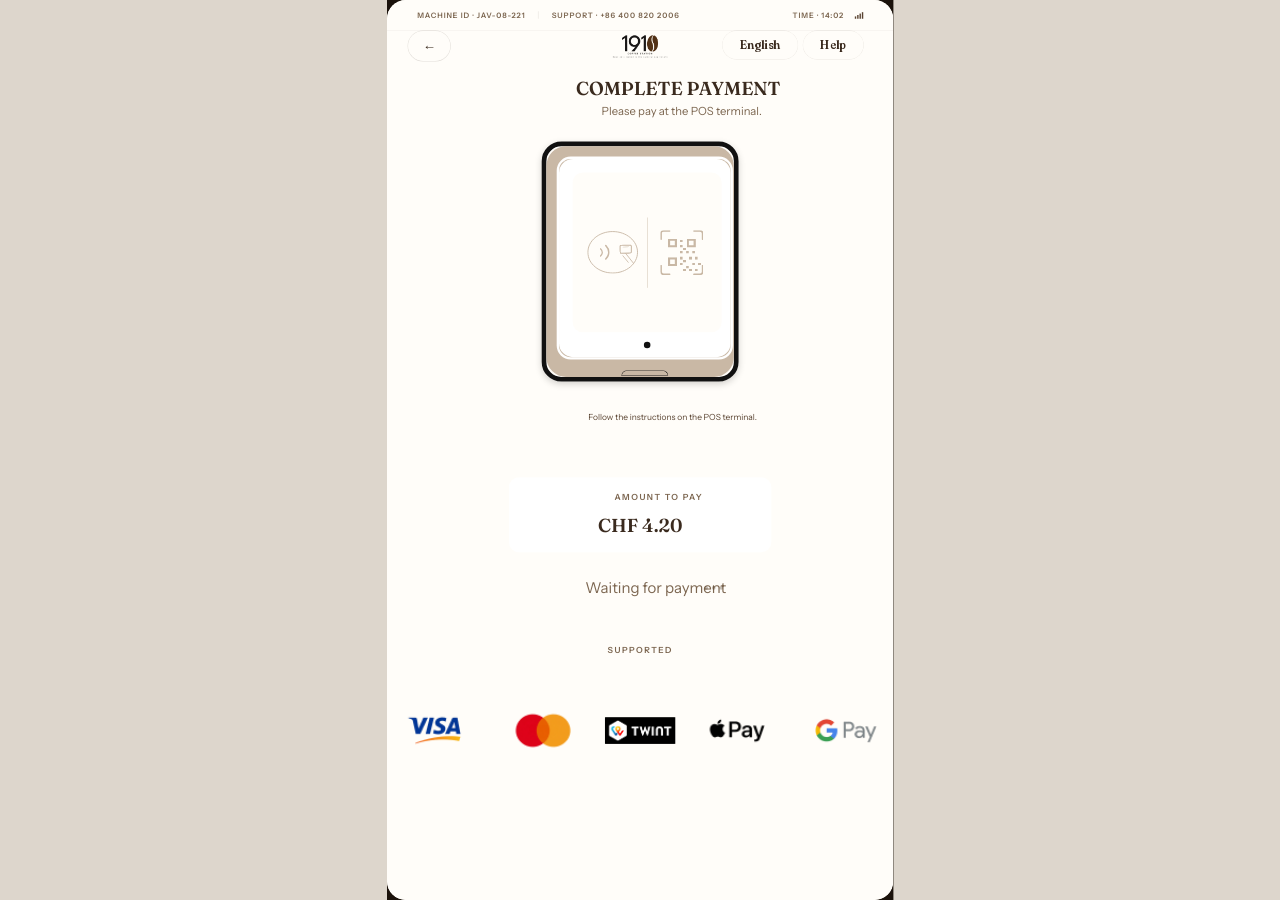
<file: pages/11-card.html>
<!doctype html>
<html lang="zh">
<head>
<meta charset="utf-8">
<meta name="viewport" content="width=device-width,initial-scale=1">
<title data-i18n="Card Payment / 刷卡支付 · Jetinno Coffee Kiosk">Card Payment / 刷卡支付 · Jetinno Coffee Kiosk</title>
<style>
@font-face{font-family:'Fraunces';src:url('../assets/fonts/fraunces.woff2') format('woff2');font-weight:400 700;font-display:block}
@font-face{font-family:'Instrument Sans';src:url('../assets/fonts/instrument-sans.woff2') format('woff2');font-weight:400 700;font-display:block}
@font-face{font-family:'Noto Serif SC';src:url('../assets/fonts/noto-serif-sc.woff2') format('woff2');font-weight:400 900;font-display:block}
*{margin:0;padding:0;box-sizing:border-box}
html,body{width:100%;height:100%;overflow:hidden}
body{background:#DDD6CC;font-family:'Instrument Sans',Arial,sans-serif;-webkit-font-smoothing:antialiased;text-rendering:geometricPrecision}
#stage{position:absolute;width:1080px;height:1920px;transform-origin:top left}
.screen{position:relative;width:1080px;height:1920px;background:#1A120B;overflow:hidden}
.tx{display:block;width:100%}
button,.btn{cursor:pointer}

.f1{position:absolute;left:0px;top:0px;width:1080px;height:1920px;box-sizing:border-box;overflow:hidden;}
.f2{position:absolute;inset:0;border-radius:inherit;pointer-events:none;background-color:#1A120B;}
.f3{position:absolute;left:0px;top:0px;width:1080.58px;height:1920px;box-sizing:border-box;overflow:hidden;}
.f4{position:absolute;left:0px;top:0px;width:1080.58px;height:1920px;box-sizing:border-box;overflow:hidden;}
.f5{position:absolute;inset:0;border-radius:inherit;pointer-events:none;background-color:#1A120B;}
.f6{position:absolute;left:0.29px;top:0px;width:1080px;height:1920px;box-sizing:border-box;overflow:hidden;border-radius:40px;box-shadow:0px 36px 72px -42px rgba(92,67,45,0.260);}
.f7{position:absolute;inset:0;border-radius:inherit;pointer-events:none;background-color:#FFFDF9;}
.f8{position:absolute;left:0px;top:0px;width:1080px;height:1920px;box-sizing:border-box;overflow:hidden;}
.f9{position:absolute;inset:0;border-radius:inherit;pointer-events:none;background-color:#FFFDF9;}
.f10{position:absolute;left:0px;top:0px;width:1080px;height:66.32px;box-sizing:border-box;border:1px solid rgba(58,42,30,0.100);}
.f11{position:absolute;left:64px;top:20px;width:559px;height:24px;box-sizing:border-box;}
.f12{position:absolute;left:0px;top:0px;width:230px;height:24px;box-sizing:border-box;}
.f13{position:absolute;left:0px;top:1px;width:230px;height:24px;box-sizing:border-box;font-family:'Instrument Sans',Arial,sans-serif;font-size:16px;font-weight:600;line-height:24px;letter-spacing:1.92px;text-align:left;white-space:pre;display:flex;flex-direction:column;justify-content:flex-start;color:#7C6650;}
.f14{position:absolute;left:258px;top:4px;width:1px;height:16px;box-sizing:border-box;}
.f15{position:absolute;inset:0;border-radius:inherit;pointer-events:none;background-color:rgba(58,42,30,0.150);}
.f16{position:absolute;left:287px;top:0px;width:272px;height:24px;box-sizing:border-box;}
.f17{position:absolute;left:0px;top:1px;width:272px;height:24px;box-sizing:border-box;font-family:'Instrument Sans',Arial,sans-serif;font-size:16px;font-weight:600;line-height:24px;letter-spacing:1.92px;text-align:left;white-space:pre;display:flex;flex-direction:column;justify-content:flex-start;color:#7C6650;}
.f18{position:absolute;left:865px;top:20px;width:151px;height:24px;box-sizing:border-box;}
.f19{position:absolute;left:0px;top:0px;width:109px;height:24px;box-sizing:border-box;}
.f20{position:absolute;left:0px;top:1px;width:109px;height:24px;box-sizing:border-box;font-family:'Instrument Sans',Arial,sans-serif;font-size:16px;font-weight:600;line-height:24px;letter-spacing:1.92px;text-align:left;white-space:pre;display:flex;flex-direction:column;justify-content:flex-start;color:#7C6650;}
.f21{position:absolute;left:133px;top:4px;width:18px;height:16px;box-sizing:border-box;}
.f22{position:absolute;left:0px;top:11px;width:3px;height:5px;box-sizing:border-box;}
.f23{position:absolute;inset:0;border-radius:inherit;pointer-events:none;background-color:#5A4432;}
.f24{position:absolute;left:5px;top:8px;width:3px;height:8px;box-sizing:border-box;}
.f25{position:absolute;inset:0;border-radius:inherit;pointer-events:none;background-color:#5A4432;}
.f26{position:absolute;left:10px;top:5px;width:3px;height:11px;box-sizing:border-box;}
.f27{position:absolute;inset:0;border-radius:inherit;pointer-events:none;background-color:#5A4432;}
.f28{position:absolute;left:15px;top:2px;width:3px;height:14px;box-sizing:border-box;}
.f29{position:absolute;inset:0;border-radius:inherit;pointer-events:none;background-color:#5A4432;}
.f30{position:absolute;left:0px;top:66.32px;width:1080px;height:68px;box-sizing:border-box;}
.f31{position:absolute;left:64px;top:-8px;width:235px;height:88px;box-sizing:border-box;}
.f32{position:absolute;left:0px;top:0px;width:235px;height:88px;box-sizing:border-box;overflow:hidden;}
.f33{position:absolute;inset:0;border-radius:inherit;pointer-events:none;background-image:url(../assets/logo.png);background-size:contain;background-position:center;background-repeat:no-repeat;}
.f34{position:absolute;left:754px;top:6px;width:262px;height:60px;box-sizing:border-box;}
.f35{position:absolute;left:0px;top:0px;width:138px;height:60px;box-sizing:border-box;border-radius:9999px;box-shadow:0px 0px 0px 1px rgba(58,42,30,0.150);}
.f36{position:absolute;inset:0;border-radius:inherit;pointer-events:none;background-color:rgba(255,255,255,0.000);}
.f37{position:absolute;left:28px;top:15px;width:82px;height:32px;box-sizing:border-box;font-family:'Instrument Sans',Arial,sans-serif;font-size:24px;font-weight:400;line-height:31.5px;letter-spacing:0px;text-align:left;white-space:pre;display:flex;flex-direction:column;justify-content:flex-start;color:#5A4432;}
.f38{position:absolute;left:154px;top:0px;width:108px;height:60px;box-sizing:border-box;border-radius:9999px;box-shadow:0px 0px 0px 1px rgba(58,42,30,0.150);}
.f39{position:absolute;inset:0;border-radius:inherit;pointer-events:none;background-color:rgba(255,255,255,0.000);}
.f40{position:absolute;left:28px;top:15px;width:52px;height:32px;box-sizing:border-box;font-family:'Instrument Sans',Arial,sans-serif;font-size:24px;font-weight:400;line-height:31.5px;letter-spacing:0px;text-align:center;white-space:pre;display:flex;flex-direction:column;justify-content:flex-start;color:#5A4432;}
.f41{position:absolute;left:0px;top:134.32px;width:1080px;height:1785.68px;box-sizing:border-box;}
.f42{position:absolute;left:64px;top:0px;width:952px;height:147.64px;box-sizing:border-box;border:1px solid rgba(58,42,30,0.100);}
.f43{position:absolute;left:0px;top:30.32px;width:952px;height:42px;box-sizing:border-box;}
.f44{position:absolute;left:247px;top:1px;width:458px;height:42px;box-sizing:border-box;font-family:'Fraunces',Georgia,serif;font-size:42px;font-weight:600;line-height:42px;letter-spacing:0px;text-align:center;white-space:pre;display:flex;flex-direction:column;justify-content:flex-start;color:#3A2A1E;}
.f45{position:absolute;left:0px;top:72.32px;width:952px;height:45px;box-sizing:border-box;}
.f46{position:absolute;left:304.5px;top:13px;width:343px;height:33px;box-sizing:border-box;font-family:'Instrument Sans',Arial,sans-serif;font-size:24px;font-weight:400;line-height:33px;letter-spacing:0px;text-align:center;white-space:pre;display:flex;flex-direction:column;justify-content:flex-start;color:#7C6650;}
.f47{position:absolute;left:330.01px;top:167.64px;width:419.98px;height:512.17px;box-sizing:border-box;border:10px solid #111111;border-radius:42px;box-shadow:0px 5px 15px 0px rgba(0,0,0,0.180);}
.f48{position:absolute;inset:0;border-radius:inherit;pointer-events:none;background-color:#C9B8A5;}
.f49{position:absolute;left:22px;top:22px;width:375.98px;height:433.18px;box-sizing:border-box;border:5px solid #FFFFFF;border-radius:30px;}
.f50{position:absolute;inset:0;border-radius:inherit;pointer-events:none;background-color:#FFFFFF;}
.f51{position:absolute;left:29px;top:29px;width:317.98px;height:341.19px;box-sizing:border-box;border-radius:22px;}
.f52{position:absolute;inset:0;border-radius:inherit;pointer-events:none;background-color:#FFFDF9;}
.f53{position:absolute;left:12px;top:95.59px;width:293.98px;height:150px;box-sizing:border-box;}
.f54{position:absolute;left:-0.01px;top:3px;width:146.5px;height:144px;box-sizing:border-box;}
.f55{position:absolute;left:13.25px;top:12px;width:120px;height:120px;box-sizing:border-box;overflow:hidden;}
.f56{position:absolute;left:5.6px;top:14.4px;width:108.8px;height:91.2px;display:block;}
.f57{position:absolute;left:32px;top:46.4px;width:7.2px;height:27.2px;display:block;}
.f58{position:absolute;left:43.2px;top:38.4px;width:10px;height:43.2px;display:block;}
.f59{position:absolute;left:55.2px;top:30.4px;width:13.6px;height:59.2px;display:block;}
.f60{position:absolute;left:73px;top:41.35px;width:28.87px;height:23.32px;box-sizing:border-box;transform:rotate(-12deg);}
.f61{position:absolute;left:0px;top:0px;width:28.87px;height:23.32px;display:block;}
.f62{position:absolute;left:6.12px;top:4.58px;width:18.78px;height:3.99px;display:block;}
.f63{position:absolute;left:86.4px;top:60.8px;width:19.2px;height:23.2px;display:block;}
.f64{position:absolute;left:80px;top:65.6px;width:14.4px;height:16.8px;display:block;}
.f65{position:absolute;left:146.49px;top:0px;width:1px;height:150px;box-sizing:border-box;opacity:0.9;}
.f66{position:absolute;inset:0;border-radius:inherit;pointer-events:none;background-color:#C9B8A5;}
.f67{position:absolute;left:147.49px;top:3px;width:146.5px;height:144px;box-sizing:border-box;}
.f68{position:absolute;left:13.25px;top:12px;width:120px;height:120px;box-sizing:border-box;overflow:hidden;}
.f69{position:absolute;left:14.4px;top:12px;width:91.2px;height:96px;box-sizing:border-box;}
.f70{position:absolute;left:0px;top:0px;width:21.6px;height:21.6px;display:block;}
.f71{position:absolute;left:69.6px;top:0px;width:21.6px;height:21.6px;display:block;}
.f72{position:absolute;left:0px;top:74.4px;width:21.6px;height:21.6px;display:block;}
.f73{position:absolute;left:69.6px;top:74.4px;width:21.6px;height:21.6px;display:block;}
.f74{position:absolute;left:30.4px;top:30.4px;width:70.4px;height:70.4px;box-sizing:border-box;}
.f75{position:absolute;left:0px;top:0px;width:19.2px;height:19.2px;display:block;}
.f76{position:absolute;left:40px;top:0px;width:19.2px;height:19.2px;display:block;}
.f77{position:absolute;left:0px;top:40px;width:19.2px;height:19.2px;display:block;}
.f78{position:absolute;left:25.6px;top:1.6px;width:6.4px;height:6.4px;display:block;}
.f79{position:absolute;left:25.6px;top:12.8px;width:6.4px;height:6.4px;display:block;}
.f80{position:absolute;left:32px;top:19.2px;width:6.4px;height:6.4px;display:block;}
.f81{position:absolute;left:25.6px;top:25.6px;width:6.4px;height:6.4px;display:block;}
.f82{position:absolute;left:38.4px;top:25.6px;width:6.4px;height:6.4px;display:block;}
.f83{position:absolute;left:51.2px;top:25.6px;width:6.4px;height:6.4px;display:block;}
.f84{position:absolute;left:25.6px;top:38.4px;width:6.4px;height:6.4px;display:block;}
.f85{position:absolute;left:32px;top:44.8px;width:6.4px;height:6.4px;display:block;}
.f86{position:absolute;left:44.8px;top:38.4px;width:6.4px;height:6.4px;display:block;}
.f87{position:absolute;left:57.6px;top:38.4px;width:6.4px;height:6.4px;display:block;}
.f88{position:absolute;left:25.6px;top:51.2px;width:6.4px;height:6.4px;display:block;}
.f89{position:absolute;left:38.4px;top:57.6px;width:6.4px;height:6.4px;display:block;}
.f90{position:absolute;left:51.2px;top:51.2px;width:6.4px;height:6.4px;display:block;}
.f91{position:absolute;left:64px;top:51.2px;width:6.4px;height:6.4px;display:block;}
.f92{position:absolute;left:32px;top:64px;width:6.4px;height:6.4px;display:block;}
.f93{position:absolute;left:44.8px;top:64px;width:6.4px;height:6.4px;display:block;}
.f94{position:absolute;left:57.6px;top:64px;width:6.4px;height:6.4px;display:block;}
.f95{position:absolute;left:29px;top:370.18px;width:318px;height:34px;box-sizing:border-box;}
.f96{position:absolute;left:152px;top:20px;width:14px;height:14px;box-sizing:border-box;border-radius:7px;}
.f97{position:absolute;inset:0;border-radius:inherit;pointer-events:none;background-color:#111111;}
.f98{position:absolute;left:22px;top:455.17px;width:375.98px;height:35px;box-sizing:border-box;}
.f99{position:absolute;left:137.99px;top:23px;width:100px;height:12px;box-sizing:border-box;border:1px solid #111111;border-radius:28px 28px 0px 0px;}
.f100{position:absolute;left:349px;top:699.81px;width:382px;height:128px;box-sizing:border-box;}
.f101{position:absolute;left:0px;top:33px;width:382px;height:96px;box-sizing:border-box;font-family:'Instrument Sans',Arial,sans-serif;font-size:32px;font-weight:400;line-height:48px;letter-spacing:0px;text-align:center;white-space:pre;display:flex;flex-direction:column;justify-content:flex-start;color:#5A4432;}
.f102{position:absolute;left:260px;top:847.81px;width:560px;height:196px;box-sizing:border-box;}
.f103{position:absolute;left:0px;top:36px;width:560px;height:160px;box-sizing:border-box;border-radius:22px;box-shadow:0px 0px 0px 1px rgba(58,42,30,0.080);}
.f104{position:absolute;inset:0;border-radius:inherit;pointer-events:none;background-color:#FFFFFF;}
.f105{position:absolute;left:32px;top:24px;width:496px;height:36px;box-sizing:border-box;}
.f106{position:absolute;left:127.5px;top:1px;width:241px;height:36px;box-sizing:border-box;font-family:'Instrument Sans',Arial,sans-serif;font-size:24px;font-weight:600;line-height:36px;letter-spacing:3.6px;text-align:center;white-space:pre;display:flex;flex-direction:column;justify-content:flex-start;color:#7C6650;}
.f107{position:absolute;left:32px;top:60px;width:496px;height:76px;box-sizing:border-box;}
.f108{position:absolute;left:132px;top:9px;width:232px;height:68px;box-sizing:border-box;font-family:'Fraunces',Georgia,serif;font-size:45px;font-weight:600;line-height:67.5px;letter-spacing:0px;text-align:center;white-space:pre;display:flex;flex-direction:column;justify-content:flex-start;color:#3A2A1E;}
.f109{position:absolute;left:363px;top:1063.81px;width:354px;height:80px;box-sizing:border-box;}
.f110{position:absolute;left:0px;top:32px;width:302px;height:48px;box-sizing:border-box;}
.f111{position:absolute;left:0px;top:1px;width:302px;height:48px;box-sizing:border-box;font-family:'Instrument Sans',Arial,sans-serif;font-size:32px;font-weight:400;line-height:48px;letter-spacing:0px;text-align:center;white-space:pre;display:flex;flex-direction:column;justify-content:flex-start;color:#7C6650;}
.f112{position:absolute;left:314px;top:52px;width:40px;height:8px;box-sizing:border-box;}
.f113{position:absolute;left:0px;top:0px;width:8px;height:8px;box-sizing:border-box;}
.f114{position:absolute;left:0px;top:-0.5px;width:8px;height:8px;box-sizing:border-box;opacity:0.35;border-radius:9999px;}
.f115{position:absolute;inset:0;border-radius:inherit;pointer-events:none;background-color:#5A4432;}
.f116{position:absolute;left:16px;top:0px;width:8px;height:8px;box-sizing:border-box;}
.f117{position:absolute;left:0px;top:-0.5px;width:8px;height:8px;box-sizing:border-box;opacity:0.35;border-radius:9999px;}
.f118{position:absolute;inset:0;border-radius:inherit;pointer-events:none;background-color:#5A4432;}
.f119{position:absolute;left:32px;top:0px;width:8px;height:8px;box-sizing:border-box;}
.f120{position:absolute;left:0px;top:-0.5px;width:8px;height:8px;box-sizing:border-box;opacity:0.35;border-radius:9999px;}
.f121{position:absolute;inset:0;border-radius:inherit;pointer-events:none;background-color:#5A4432;}
.f122{position:absolute;left:64px;top:1163.81px;width:952px;height:622px;box-sizing:border-box;}
.f123{position:absolute;left:0px;top:26.5px;width:952px;height:569px;box-sizing:border-box;}
.f124{position:absolute;left:0px;top:36px;width:952px;height:68px;box-sizing:border-box;}
.f125{position:absolute;left:357px;top:1px;width:238px;height:48px;box-sizing:border-box;font-family:'Instrument Sans',Arial,sans-serif;font-size:32px;font-weight:600;line-height:48px;letter-spacing:5.12px;text-align:center;white-space:pre;display:flex;flex-direction:column;justify-content:flex-start;color:#7C6650;}
.f126{position:absolute;left:0px;top:134px;width:952px;height:200px;box-sizing:border-box;}
.f127{position:absolute;left:-63px;top:0px;width:200px;height:200px;box-sizing:border-box;overflow:hidden;}
.f128{position:absolute;inset:0;border-radius:inherit;pointer-events:none;background-image:url(../assets/img/36795732172754d8.png);background-size:contain;background-position:center;background-repeat:no-repeat;}
.f129{position:absolute;left:169px;top:0px;width:200px;height:200px;box-sizing:border-box;overflow:hidden;}
.f130{position:absolute;inset:0;border-radius:inherit;pointer-events:none;background-image:url(../assets/img/5c50b09a6d229462.png);background-size:contain;background-position:center;background-repeat:no-repeat;}
.f131{position:absolute;left:401px;top:71.5px;width:150px;height:57px;box-sizing:border-box;}
.f132{position:absolute;inset:0;border-radius:inherit;pointer-events:none;background-image:url(../assets/img/88ef3efe2dddabe4.png);background-size:cover;background-position:center;background-repeat:no-repeat;}
.f133{position:absolute;left:583px;top:0px;width:200px;height:200px;box-sizing:border-box;overflow:hidden;}
.f134{position:absolute;inset:0;border-radius:inherit;pointer-events:none;background-image:url(../assets/img/916725cc82914008.png);background-size:contain;background-position:center;background-repeat:no-repeat;}
.f135{position:absolute;left:815px;top:0px;width:200px;height:200px;box-sizing:border-box;overflow:hidden;}
.f136{position:absolute;inset:0;border-radius:inherit;pointer-events:none;background-image:url(../assets/img/76106c162be1e27d.png);background-size:contain;background-position:center;background-repeat:no-repeat;}
</style>
<link rel="stylesheet" href="../kiosk.css">
<link rel="stylesheet" href="../tokens.css">
<link rel="stylesheet" href="../refine.css">
</head>
<body data-refine="1" data-page="11-card">
<div id="stage"><div class="screen"><div class="f1"><div class="f2"></div><div class="f3"><div class="f4"><div class="f5"></div><div class="f6"><div class="f7"></div><div class="f8"><div class="f9"></div><div class="f10"><div class="f11"><div class="f12"><div class="f13"><span class="tx" data-i18n="MACHINE ID · JAV-08-221" data-kc="status-text">MACHINE ID · JAV-08-221</span></div></div><div class="f14"><div class="f15"></div></div><div class="f16"><div class="f17"><span class="tx" data-i18n="SUPPORT · +86 400 820 2006" data-kc="status-text">SUPPORT · +86 400 820 2006</span></div></div></div><div class="f18"><div class="f19"><div class="f20"><span class="tx" data-i18n="TIME · 14:02" data-kc="status-text">TIME · 14:02</span></div></div><div class="f21"><div class="f22"><div class="f23"></div></div><div class="f24"><div class="f25"></div></div><div class="f26"><div class="f27"></div></div><div class="f28"><div class="f29"></div></div></div></div></div><div class="f30"><div class="f31"><div class="f32"><div class="f33" data-kc="brand"></div></div></div><div class="f34"><div class="f35" data-btn-group="top-action"><div class="f36"></div><div class="f37"><span class="tx" data-i18n="@langLabel" data-lang-toggle="1" data-kc="top-action">English</span></div></div><div class="f38" data-btn-group="top-action"><div class="f39"></div><div class="f40"><span class="tx" data-i18n="Help" data-kc="top-action">Help</span></div></div></div></div><div class="f41"><div class="f42"><div class="f43"><div class="f44"><span class="tx" data-i18n="COMPLETE PAYMENT">COMPLETE PAYMENT</span></div></div><div class="f45"><div class="f46"><span class="tx" data-i18n="Please pay at the POS terminal.">Please pay at the POS terminal. </span></div></div></div><div class="f47"><div class="f48"></div><div class="f49"><div class="f50"></div><div class="f51"><div class="f52"></div><div class="f53"><div class="f54"><div class="f55"><img class="f56" src="../assets/vec/166-819.svg" alt=""><img class="f57" src="../assets/vec/166-820.svg" alt=""><img class="f58" src="../assets/vec/166-821.svg" alt=""><img class="f59" src="../assets/vec/166-822.svg" alt=""><div class="f60"><img class="f61" src="../assets/vec/166-824.svg" alt=""><img class="f62" src="../assets/vec/166-825.svg" alt=""></div><img class="f63" src="../assets/vec/166-826.svg" alt=""><img class="f64" src="../assets/vec/166-827.svg" alt=""></div></div><div class="f65"><div class="f66"></div></div><div class="f67"><div class="f68"><div class="f69"><img class="f70" src="../assets/vec/166-832.svg" alt=""><img class="f71" src="../assets/vec/166-833.svg" alt=""><img class="f72" src="../assets/vec/166-834.svg" alt=""><img class="f73" src="../assets/vec/166-835.svg" alt=""></div><div class="f74"><img class="f75" src="../assets/vec/166-837.svg" alt=""><img class="f76" src="../assets/vec/166-838.svg" alt=""><img class="f77" src="../assets/vec/166-839.svg" alt=""><img class="f78" src="../assets/vec/166-840.svg" alt=""><img class="f79" src="../assets/vec/166-841.svg" alt=""><img class="f80" src="../assets/vec/166-842.svg" alt=""><img class="f81" src="../assets/vec/166-843.svg" alt=""><img class="f82" src="../assets/vec/166-844.svg" alt=""><img class="f83" src="../assets/vec/166-845.svg" alt=""><img class="f84" src="../assets/vec/166-846.svg" alt=""><img class="f85" src="../assets/vec/166-847.svg" alt=""><img class="f86" src="../assets/vec/166-848.svg" alt=""><img class="f87" src="../assets/vec/166-849.svg" alt=""><img class="f88" src="../assets/vec/166-850.svg" alt=""><img class="f89" src="../assets/vec/166-851.svg" alt=""><img class="f90" src="../assets/vec/166-852.svg" alt=""><img class="f91" src="../assets/vec/166-853.svg" alt=""><img class="f92" src="../assets/vec/166-854.svg" alt=""><img class="f93" src="../assets/vec/166-855.svg" alt=""><img class="f94" src="../assets/vec/166-856.svg" alt=""></div></div></div></div></div><div class="f95"><div class="f96"><div class="f97"></div></div></div></div><div class="f98"><div class="f99"></div></div></div><div class="f100"><div class="f101"><span class="tx" data-i18n="Follow the instructions on the POS terminal.">Follow the instructions on 
the POS terminal.</span></div></div><div class="f102"><div class="f103"><div class="f104"></div><div class="f105"><div class="f106"><span class="tx" data-i18n="AMOUNT TO PAY">AMOUNT TO PAY</span></div></div><div class="f107"><div class="f108"><span class="tx" data-nolang="1">CHF 4.20</span></div></div></div></div><div class="f109"><div class="f110"><div class="f111"><span class="tx" data-i18n="Waiting for payment">Waiting for payment</span></div></div><div class="f112"><div class="f113"><div class="f114"><div class="f115"></div></div></div><div class="f116"><div class="f117"><div class="f118"></div></div></div><div class="f119"><div class="f120"><div class="f121"></div></div></div></div></div><div class="f122"><div class="f123"><div class="f124"><div class="f125"><span class="tx" data-i18n="SUPPORTED">SUPPORTED</span></div></div><div class="f126"><div class="f127"><div class="f128"></div></div><div class="f129"><div class="f130"></div></div><div class="f131"><div class="f132"></div></div><div class="f133"><div class="f134"></div></div><div class="f135"><div class="f136"></div></div></div></div></div></div></div></div></div></div></div></div></div>
<script src="../i18n.js"></script>
<script src="../kiosk.js" data-screen="11-card"></script>
</body>
</html>
</file>
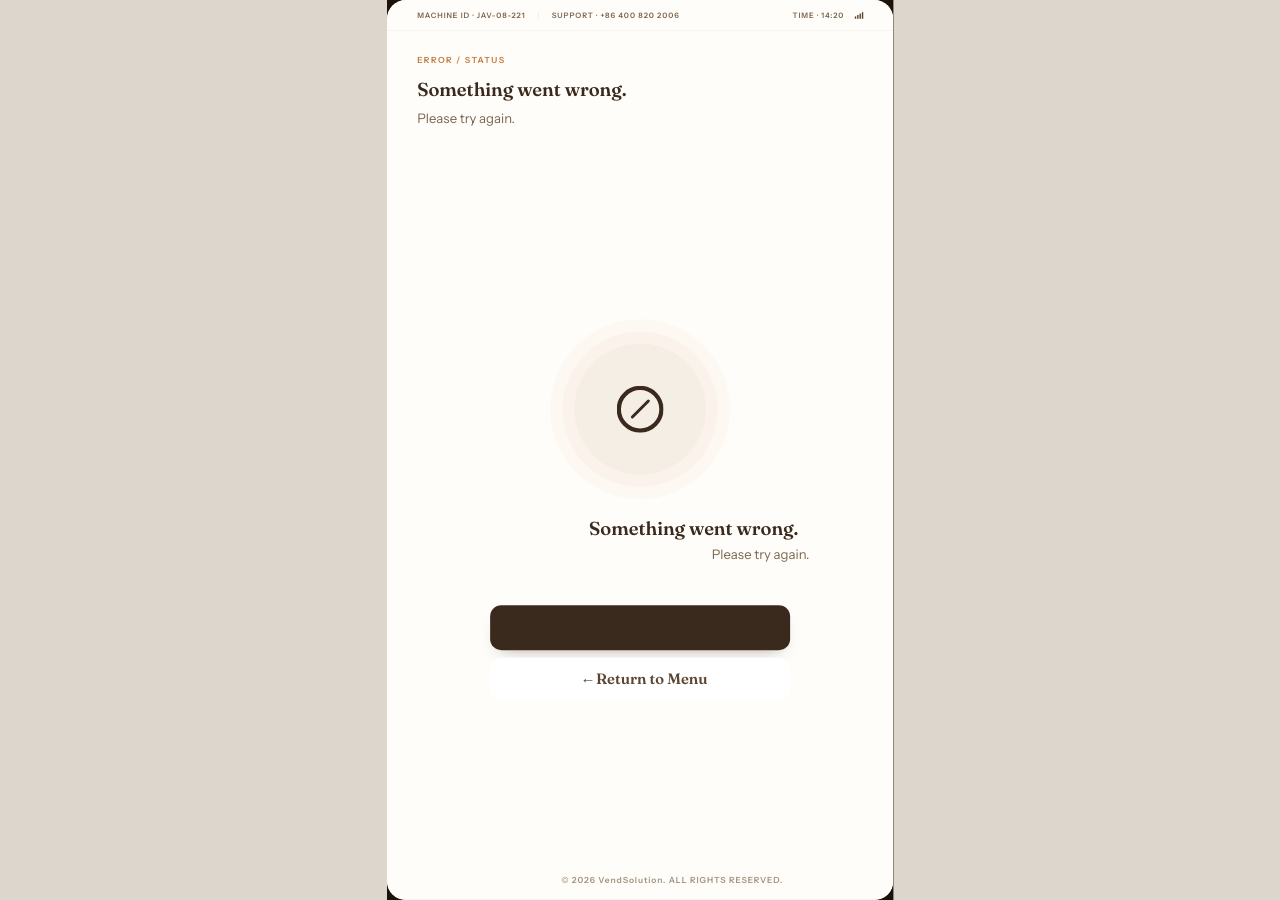
<file: pages/15-wrong.html>
<!doctype html>
<html lang="zh">
<head>
<meta charset="utf-8">
<meta name="viewport" content="width=device-width,initial-scale=1">
<title data-i18n="Error / 报错状态 · Jetinno Coffee Kiosk">Error / 报错状态 · Jetinno Coffee Kiosk</title>
<style>
@font-face{font-family:'Fraunces';src:url('../assets/fonts/fraunces.woff2') format('woff2');font-weight:400 700;font-display:block}
@font-face{font-family:'Instrument Sans';src:url('../assets/fonts/instrument-sans.woff2') format('woff2');font-weight:400 700;font-display:block}
@font-face{font-family:'Noto Serif SC';src:url('../assets/fonts/noto-serif-sc.woff2') format('woff2');font-weight:400 900;font-display:block}
*{margin:0;padding:0;box-sizing:border-box}
html,body{width:100%;height:100%;overflow:hidden}
body{background:#DDD6CC;font-family:'Instrument Sans',Arial,sans-serif;-webkit-font-smoothing:antialiased;text-rendering:geometricPrecision}
#stage{position:absolute;width:1080px;height:1920px;transform-origin:top left}
.screen{position:relative;width:1080px;height:1920px;background:#1A120B;overflow:hidden}
.tx{display:block;width:100%}
button,.btn{cursor:pointer}

.f1{position:absolute;left:0px;top:0px;width:1080px;height:1920px;box-sizing:border-box;overflow:hidden;}
.f2{position:absolute;inset:0;border-radius:inherit;pointer-events:none;background-color:#1A120B;}
.f3{position:absolute;left:0px;top:0px;width:1080.58px;height:1920px;box-sizing:border-box;overflow:hidden;}
.f4{position:absolute;left:0px;top:0px;width:1080.58px;height:1920px;box-sizing:border-box;overflow:hidden;}
.f5{position:absolute;inset:0;border-radius:inherit;pointer-events:none;background-color:#1A120B;}
.f6{position:absolute;left:0.29px;top:0px;width:1080px;height:1920px;box-sizing:border-box;overflow:hidden;border-radius:40px;box-shadow:0px 36px 72px -42px rgba(92,67,45,0.260);}
.f7{position:absolute;inset:0;border-radius:inherit;pointer-events:none;background-color:#FFFDF9;}
.f8{position:absolute;left:0px;top:0px;width:1080px;height:1920px;box-sizing:border-box;overflow:hidden;}
.f9{position:absolute;inset:0;border-radius:inherit;pointer-events:none;background-color:#FFFDF9;}
.f10{position:absolute;left:0px;top:0px;width:1080px;height:66.32px;box-sizing:border-box;border:1px solid rgba(58,42,30,0.100);}
.f11{position:absolute;left:64px;top:20px;width:559px;height:24px;box-sizing:border-box;}
.f12{position:absolute;left:0px;top:0px;width:230px;height:24px;box-sizing:border-box;}
.f13{position:absolute;left:0px;top:1px;width:230px;height:24px;box-sizing:border-box;font-family:'Instrument Sans',Arial,sans-serif;font-size:16px;font-weight:600;line-height:24px;letter-spacing:1.92px;text-align:left;white-space:pre;display:flex;flex-direction:column;justify-content:flex-start;color:#7C6650;}
.f14{position:absolute;left:258px;top:4px;width:1px;height:16px;box-sizing:border-box;}
.f15{position:absolute;inset:0;border-radius:inherit;pointer-events:none;background-color:rgba(58,42,30,0.150);}
.f16{position:absolute;left:287px;top:0px;width:272px;height:24px;box-sizing:border-box;}
.f17{position:absolute;left:0px;top:1px;width:272px;height:24px;box-sizing:border-box;font-family:'Instrument Sans',Arial,sans-serif;font-size:16px;font-weight:600;line-height:24px;letter-spacing:1.92px;text-align:left;white-space:pre;display:flex;flex-direction:column;justify-content:flex-start;color:#7C6650;}
.f18{position:absolute;left:865px;top:20px;width:151px;height:24px;box-sizing:border-box;}
.f19{position:absolute;left:0px;top:0px;width:109px;height:24px;box-sizing:border-box;}
.f20{position:absolute;left:0px;top:1px;width:109px;height:24px;box-sizing:border-box;font-family:'Instrument Sans',Arial,sans-serif;font-size:16px;font-weight:600;line-height:24px;letter-spacing:1.92px;text-align:left;white-space:pre;display:flex;flex-direction:column;justify-content:flex-start;color:#7C6650;}
.f21{position:absolute;left:133px;top:4px;width:18px;height:16px;box-sizing:border-box;}
.f22{position:absolute;left:0px;top:11px;width:3px;height:5px;box-sizing:border-box;}
.f23{position:absolute;inset:0;border-radius:inherit;pointer-events:none;background-color:#5A4432;}
.f24{position:absolute;left:5px;top:8px;width:3px;height:8px;box-sizing:border-box;}
.f25{position:absolute;inset:0;border-radius:inherit;pointer-events:none;background-color:#5A4432;}
.f26{position:absolute;left:10px;top:5px;width:3px;height:11px;box-sizing:border-box;}
.f27{position:absolute;inset:0;border-radius:inherit;pointer-events:none;background-color:#5A4432;}
.f28{position:absolute;left:15px;top:2px;width:3px;height:14px;box-sizing:border-box;}
.f29{position:absolute;inset:0;border-radius:inherit;pointer-events:none;background-color:#5A4432;}
.f30{position:absolute;left:0px;top:66.32px;width:1080px;height:1763.36px;box-sizing:border-box;}
.f31{position:absolute;left:64px;top:0px;width:952px;height:246.32px;box-sizing:border-box;border:1px solid rgba(58,42,30,0.100);}
.f32{position:absolute;left:0px;top:48px;width:952px;height:29px;box-sizing:border-box;}
.f33{position:absolute;left:0px;top:1px;width:202px;height:29px;box-sizing:border-box;font-family:'Instrument Sans',Arial,sans-serif;font-size:19px;font-weight:600;line-height:28.5px;letter-spacing:3.8px;text-align:left;white-space:pre;display:flex;flex-direction:column;justify-content:flex-start;color:#C07A3E;}
.f34{position:absolute;left:0px;top:77px;width:952px;height:75px;box-sizing:border-box;}
.f35{position:absolute;left:0px;top:25px;width:532px;height:51px;box-sizing:border-box;font-family:'Fraunces',Georgia,serif;font-size:48px;font-weight:600;line-height:50.4px;letter-spacing:0px;text-align:left;white-space:pre;display:flex;flex-direction:column;justify-content:flex-start;color:#3A2A1E;}
.f36{position:absolute;left:0px;top:152px;width:952px;height:52px;box-sizing:border-box;}
.f37{position:absolute;left:0px;top:17px;width:239px;height:36px;box-sizing:border-box;font-family:'Instrument Sans',Arial,sans-serif;font-size:32px;font-weight:400;line-height:35.88px;letter-spacing:0px;text-align:left;white-space:pre;display:flex;flex-direction:column;justify-content:flex-start;color:#7C6650;}
.f38{position:absolute;left:330px;top:246.32px;width:420px;height:420px;box-sizing:border-box;}
.f39{position:absolute;left:0px;top:150px;width:420px;height:270px;box-sizing:border-box;border-radius:38px;box-shadow:0px 0px 0px 1px rgba(58,42,30,0.080);}
.f40{position:absolute;inset:0;border-radius:inherit;pointer-events:none;background-color:rgba(251,248,243,0.450);}
.f41{position:absolute;left:400px;top:666.32px;width:280px;height:280px;box-sizing:border-box;}
.f42{position:absolute;left:-52px;top:-52px;width:383.99px;height:383.99px;box-sizing:border-box;opacity:0.863;border:1.11px solid rgba(192,122,62,0.120);border-radius:9999px;}
.f43{position:absolute;inset:0;border-radius:inherit;pointer-events:none;background-color:rgba(192,122,62,0.040);}
.f44{position:absolute;left:-25.99px;top:-25.99px;width:331.98px;height:331.98px;box-sizing:border-box;opacity:0.521;border:1.11px solid rgba(192,122,62,0.200);border-radius:9999px;}
.f45{position:absolute;inset:0;border-radius:inherit;pointer-events:none;background-color:rgba(192,122,62,0.070);}
.f46{position:absolute;left:0px;top:0px;width:280px;height:280px;box-sizing:border-box;border:1.11px solid #DCE3F1;border-radius:9999px;box-shadow:0px 8px 24px 0px rgba(0,0,0,0.050),0px 32px 80px 0px rgba(0,0,0,0.080);}
.f47{position:absolute;inset:0;border-radius:inherit;pointer-events:none;background-color:#F5EEE5;}
.f48{position:absolute;left:80px;top:80px;width:120px;height:120px;box-sizing:border-box;overflow:hidden;}
.f49{position:absolute;left:10px;top:10px;width:100px;height:100px;display:block;}
.f50{position:absolute;left:24.5px;top:24.5px;width:71px;height:71px;display:block;}
.f51{position:absolute;left:305.5px;top:946.32px;width:469px;height:222px;box-sizing:border-box;}
.f52{position:absolute;left:-31.5px;top:90.5px;width:532px;height:46px;box-sizing:border-box;}
.f53{position:absolute;left:0px;top:1px;width:532px;height:46px;box-sizing:border-box;font-family:'Fraunces',Georgia,serif;font-size:48px;font-weight:600;line-height:45.36px;letter-spacing:0px;text-align:center;white-space:pre;display:flex;flex-direction:column;justify-content:flex-start;color:#3A2A1E;}
.f54{position:absolute;left:141px;top:136.5px;width:187px;height:51px;box-sizing:border-box;}
.f55{position:absolute;left:0px;top:17px;width:187px;height:35px;box-sizing:border-box;font-family:'Instrument Sans',Arial,sans-serif;font-size:25px;font-weight:400;line-height:35px;letter-spacing:0px;text-align:center;white-space:pre;display:flex;flex-direction:column;justify-content:flex-start;color:#7C6650;}
.f56{position:absolute;left:220px;top:1168.32px;width:640px;height:260px;box-sizing:border-box;}
.f57{position:absolute;left:0px;top:56px;width:640px;height:92px;box-sizing:border-box;border-radius:24px;box-shadow:0px 18px 36px -24px rgba(58,42,30,0.550);}
.f58{position:absolute;inset:0;border-radius:inherit;pointer-events:none;background-color:#3A2A1E;}
.f59{position:absolute;left:283px;top:25px;width:74px;height:42px;box-sizing:border-box;}
.f60{position:absolute;left:0px;top:1px;width:74px;height:42px;box-sizing:border-box;font-family:'Instrument Sans',Arial,sans-serif;font-size:28px;font-weight:600;line-height:42px;letter-spacing:0px;text-align:center;white-space:pre;display:flex;flex-direction:column;justify-content:flex-start;color:#FFFFFF;}
.f61{position:absolute;left:0px;top:148px;width:640px;height:112px;box-sizing:border-box;}
.f62{position:absolute;left:0px;top:20px;width:640px;height:92px;box-sizing:border-box;border-radius:24px;box-shadow:0px 0px 0px 1px rgba(58,42,30,0.250);}
.f63{position:absolute;inset:0;border-radius:inherit;pointer-events:none;background-color:#FFFFFF;}
.f64{position:absolute;left:192.5px;top:28px;width:32px;height:36px;box-sizing:border-box;}
.f65{position:absolute;left:0px;top:1px;width:32px;height:36px;box-sizing:border-box;font-family:'Instrument Sans',Arial,sans-serif;font-size:36px;font-weight:600;line-height:36px;letter-spacing:0px;text-align:center;white-space:pre;display:flex;flex-direction:column;justify-content:flex-start;color:#5A4432;}
.f66{position:absolute;left:244.5px;top:25px;width:203px;height:42px;box-sizing:border-box;}
.f67{position:absolute;left:0px;top:1px;width:203px;height:42px;box-sizing:border-box;font-family:'Instrument Sans',Arial,sans-serif;font-size:28px;font-weight:600;line-height:42px;letter-spacing:0px;text-align:center;white-space:pre;display:flex;flex-direction:column;justify-content:flex-start;color:#5A4432;}
.f68{position:absolute;left:0px;top:1829.68px;width:1080px;height:90.32px;box-sizing:border-box;border:1px solid rgba(58,42,30,0.100);}
.f69{position:absolute;left:288.5px;top:35.32px;width:503px;height:24px;box-sizing:border-box;font-family:'Instrument Sans',Arial,sans-serif;font-size:20px;font-weight:600;line-height:24px;letter-spacing:1.6px;text-align:center;white-space:pre;display:flex;flex-direction:column;justify-content:flex-start;color:rgba(124,102,80,0.700);}
</style>
<link rel="stylesheet" href="../kiosk.css">
<link rel="stylesheet" href="../tokens.css">
<link rel="stylesheet" href="../refine.css">
</head>
<body data-refine="1" data-page="15-wrong">
<div id="stage"><div class="screen"><div class="f1"><div class="f2"></div><div class="f3"><div class="f4"><div class="f5"></div><div class="f6"><div class="f7"></div><div class="f8"><div class="f9"></div><div class="f10"><div class="f11"><div class="f12"><div class="f13"><span class="tx" data-i18n="MACHINE ID · JAV-08-221" data-kc="status-text">MACHINE ID · JAV-08-221</span></div></div><div class="f14"><div class="f15"></div></div><div class="f16"><div class="f17"><span class="tx" data-i18n="SUPPORT · +86 400 820 2006" data-kc="status-text">SUPPORT · +86 400 820 2006</span></div></div></div><div class="f18"><div class="f19"><div class="f20"><span class="tx" data-i18n="TIME · 14:20" data-kc="status-text">TIME · 14:20</span></div></div><div class="f21"><div class="f22"><div class="f23"></div></div><div class="f24"><div class="f25"></div></div><div class="f26"><div class="f27"></div></div><div class="f28"><div class="f29"></div></div></div></div></div><div class="f30"><div class="f31"><div class="f32"><div class="f33"><span class="tx" data-i18n="ERROR / STATUS">ERROR / STATUS</span></div></div><div class="f34"><div class="f35"><span class="tx" data-i18n="Something went wrong.">Something went wrong.</span></div></div><div class="f36"><div class="f37"><span class="tx" data-i18n="Please try again.">Please try again.</span></div></div></div><div class="f38"><div class="f39"><div class="f40"></div></div></div><div class="f41"><div class="f42"><div class="f43"></div></div><div class="f44"><div class="f45"></div></div><div class="f46"><div class="f47"></div><div class="f48"><img class="f49" src="../assets/vec/1-2672.svg" alt="" data-kc="status-illustration"><img class="f50" src="../assets/vec/1-2673.svg" alt=""></div></div></div><div class="f51"><div class="f52"><div class="f53"><span class="tx" data-i18n="Something went wrong.">Something went wrong.</span></div></div><div class="f54"><div class="f55"><span class="tx" data-i18n="Please try again.">Please try again.</span></div></div></div><div class="f56"><div class="f57" data-btn-group="primary"><div class="f58"></div><div class="f59"><div class="f60"><span class="tx" data-i18n="HELP" data-kc="cta-label">HELP</span></div></div></div><div class="f61"><div class="f62"><div class="f63"></div><div class="f64"><div class="f65"><span class="tx" data-nolang="1">←</span></div></div><div class="f66"><div class="f67"><span class="tx" data-i18n="Return to Menu" data-kc="cta-label">Return to Menu</span></div></div></div></div></div></div><div class="f68"><div class="f69"><span class="tx" data-i18n="© 2026 VendSolution. ALL RIGHTS RESERVED.">© 2026 VendSolution. ALL RIGHTS RESERVED.</span></div></div></div></div></div></div></div></div></div>
<script src="../i18n.js"></script>
<script src="../kiosk.js" data-screen="15-wrong"></script>
</body>
</html>
</file>
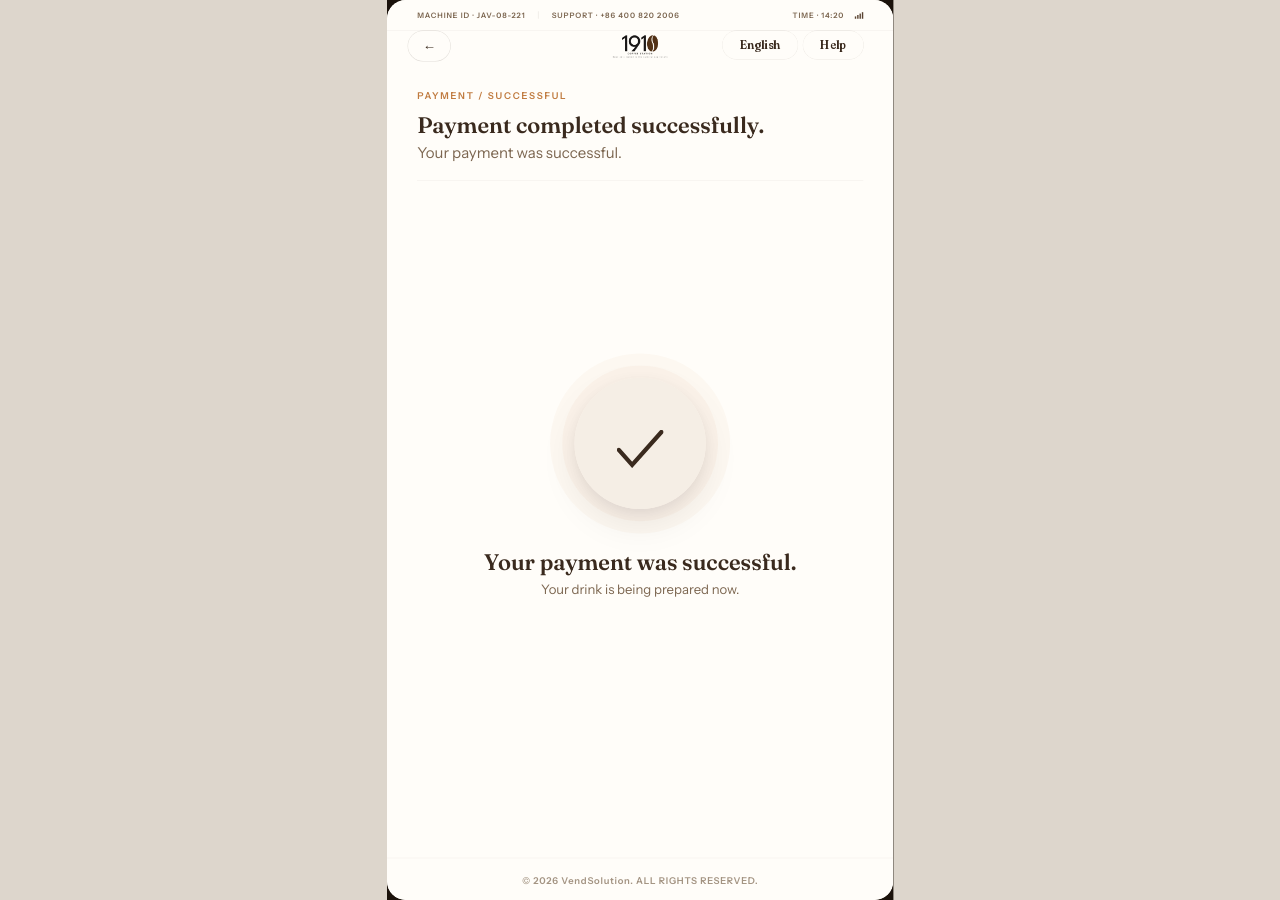
<file: pages/16-pay.html>
<!doctype html>
<html lang="zh">
<head>
<meta charset="utf-8">
<meta name="viewport" content="width=device-width,initial-scale=1">
<title data-i18n="Payment Success / 支付成功 · Jetinno Coffee Kiosk">Payment Success / 支付成功 · Jetinno Coffee Kiosk</title>
<style>
@font-face{font-family:'Fraunces';src:url('../assets/fonts/fraunces.woff2') format('woff2');font-weight:400 700;font-display:block}
@font-face{font-family:'Instrument Sans';src:url('../assets/fonts/instrument-sans.woff2') format('woff2');font-weight:400 700;font-display:block}
@font-face{font-family:'Noto Serif SC';src:url('../assets/fonts/noto-serif-sc.woff2') format('woff2');font-weight:400 900;font-display:block}
*{margin:0;padding:0;box-sizing:border-box}
html,body{width:100%;height:100%;overflow:hidden}
body{background:#DDD6CC;font-family:'Instrument Sans',Arial,sans-serif;-webkit-font-smoothing:antialiased;text-rendering:geometricPrecision}
#stage{position:absolute;width:1080px;height:1920px;transform-origin:top left}
.screen{position:relative;width:1080px;height:1920px;background:#1A120B;overflow:hidden}
.tx{display:block;width:100%}
button,.btn{cursor:pointer}

.f1{position:absolute;left:0px;top:0px;width:1080px;height:1920px;box-sizing:border-box;overflow:hidden;}
.f2{position:absolute;inset:0;border-radius:inherit;pointer-events:none;background-color:#1A120B;}
.f3{position:absolute;left:0px;top:0px;width:1080.58px;height:1920px;box-sizing:border-box;overflow:hidden;}
.f4{position:absolute;left:0px;top:0px;width:1080.58px;height:1920px;box-sizing:border-box;overflow:hidden;}
.f5{position:absolute;inset:0;border-radius:inherit;pointer-events:none;background-color:#1A120B;}
.f6{position:absolute;left:0.29px;top:0px;width:1080px;height:1920px;box-sizing:border-box;overflow:hidden;border-radius:40px;box-shadow:0px 36px 72px -42px rgba(92,67,45,0.260);}
.f7{position:absolute;inset:0;border-radius:inherit;pointer-events:none;background-color:#FFFDF9;}
.f8{position:absolute;left:0px;top:0px;width:1080px;height:1920px;box-sizing:border-box;overflow:hidden;}
.f9{position:absolute;inset:0;border-radius:inherit;pointer-events:none;background-color:#FFFDF9;}
.f10{position:absolute;left:0px;top:0px;width:1080px;height:66.32px;box-sizing:border-box;border:1px solid rgba(58,42,30,0.100);}
.f11{position:absolute;left:64px;top:20px;width:559px;height:24px;box-sizing:border-box;}
.f12{position:absolute;left:0px;top:0px;width:230px;height:24px;box-sizing:border-box;}
.f13{position:absolute;left:0px;top:1px;width:230px;height:24px;box-sizing:border-box;font-family:'Instrument Sans',Arial,sans-serif;font-size:16px;font-weight:600;line-height:24px;letter-spacing:1.92px;text-align:left;white-space:pre;display:flex;flex-direction:column;justify-content:flex-start;color:#7C6650;}
.f14{position:absolute;left:258px;top:4px;width:1px;height:16px;box-sizing:border-box;}
.f15{position:absolute;inset:0;border-radius:inherit;pointer-events:none;background-color:rgba(58,42,30,0.150);}
.f16{position:absolute;left:287px;top:0px;width:272px;height:24px;box-sizing:border-box;}
.f17{position:absolute;left:0px;top:1px;width:272px;height:24px;box-sizing:border-box;font-family:'Instrument Sans',Arial,sans-serif;font-size:16px;font-weight:600;line-height:24px;letter-spacing:1.92px;text-align:left;white-space:pre;display:flex;flex-direction:column;justify-content:flex-start;color:#7C6650;}
.f18{position:absolute;left:865px;top:20px;width:151px;height:24px;box-sizing:border-box;}
.f19{position:absolute;left:0px;top:0px;width:109px;height:24px;box-sizing:border-box;}
.f20{position:absolute;left:0px;top:1px;width:109px;height:24px;box-sizing:border-box;font-family:'Instrument Sans',Arial,sans-serif;font-size:16px;font-weight:600;line-height:24px;letter-spacing:1.92px;text-align:left;white-space:pre;display:flex;flex-direction:column;justify-content:flex-start;color:#7C6650;}
.f21{position:absolute;left:133px;top:4px;width:18px;height:16px;box-sizing:border-box;}
.f22{position:absolute;left:0px;top:11px;width:3px;height:5px;box-sizing:border-box;}
.f23{position:absolute;inset:0;border-radius:inherit;pointer-events:none;background-color:#5A4432;}
.f24{position:absolute;left:5px;top:8px;width:3px;height:8px;box-sizing:border-box;}
.f25{position:absolute;inset:0;border-radius:inherit;pointer-events:none;background-color:#5A4432;}
.f26{position:absolute;left:10px;top:5px;width:3px;height:11px;box-sizing:border-box;}
.f27{position:absolute;inset:0;border-radius:inherit;pointer-events:none;background-color:#5A4432;}
.f28{position:absolute;left:15px;top:2px;width:3px;height:14px;box-sizing:border-box;}
.f29{position:absolute;inset:0;border-radius:inherit;pointer-events:none;background-color:#5A4432;}
.f30{position:absolute;left:0px;top:66.32px;width:1080px;height:1763.36px;box-sizing:border-box;}
.f31{position:absolute;left:64px;top:0px;width:952px;height:246.32px;box-sizing:border-box;border:1px solid rgba(58,42,30,0.100);}
.f32{position:absolute;left:0px;top:48px;width:952px;height:29px;box-sizing:border-box;}
.f33{position:absolute;left:0px;top:1px;width:305px;height:29px;box-sizing:border-box;font-family:'Instrument Sans',Arial,sans-serif;font-size:19px;font-weight:600;line-height:28.5px;letter-spacing:3.8px;text-align:left;white-space:pre;display:flex;flex-direction:column;justify-content:flex-start;color:#C07A3E;}
.f34{position:absolute;left:0px;top:77px;width:952px;height:75px;box-sizing:border-box;}
.f35{position:absolute;left:0px;top:25px;width:741px;height:51px;box-sizing:border-box;font-family:'Fraunces',Georgia,serif;font-size:48px;font-weight:600;line-height:50.4px;letter-spacing:0px;text-align:left;white-space:pre;display:flex;flex-direction:column;justify-content:flex-start;color:#3A2A1E;}
.f36{position:absolute;left:0px;top:152px;width:952px;height:52px;box-sizing:border-box;}
.f37{position:absolute;left:0px;top:17px;width:437px;height:36px;box-sizing:border-box;font-family:'Instrument Sans',Arial,sans-serif;font-size:32px;font-weight:400;line-height:35.88px;letter-spacing:0px;text-align:left;white-space:pre;display:flex;flex-direction:column;justify-content:flex-start;color:#7C6650;}
.f38{position:absolute;left:330px;top:246.32px;width:420px;height:420px;box-sizing:border-box;}
.f39{position:absolute;left:0px;top:150px;width:420px;height:270px;box-sizing:border-box;border-radius:38px;box-shadow:0px 0px 0px 1px rgba(58,42,30,0.080);}
.f40{position:absolute;inset:0;border-radius:inherit;pointer-events:none;background-color:rgba(251,248,243,0.450);}
.f41{position:absolute;left:400px;top:666.32px;width:280px;height:280px;box-sizing:border-box;}
.f42{position:absolute;left:-52px;top:-52px;width:383.99px;height:383.99px;box-sizing:border-box;opacity:0.968;border:1.11px solid rgba(192,122,62,0.120);border-radius:9999px;}
.f43{position:absolute;inset:0;border-radius:inherit;pointer-events:none;background-color:rgba(192,122,62,0.040);}
.f44{position:absolute;left:-25.99px;top:-25.99px;width:331.98px;height:331.98px;box-sizing:border-box;opacity:0.616;border:1.11px solid rgba(192,122,62,0.200);border-radius:9999px;}
.f45{position:absolute;inset:0;border-radius:inherit;pointer-events:none;background-color:rgba(192,122,62,0.070);}
.f46{position:absolute;left:0px;top:0px;width:280px;height:280px;box-sizing:border-box;border:1.11px solid #DCE3F1;border-radius:9999px;box-shadow:0px 8px 24px 0px rgba(0,0,0,0.050),0px 32px 80px 0px rgba(0,0,0,0.080);}
.f47{position:absolute;inset:0;border-radius:inherit;pointer-events:none;background-color:#F5EEE5;}
.f48{position:absolute;left:90px;top:101.5px;width:100px;height:77px;display:block;}
.f49{position:absolute;left:305.5px;top:946.32px;width:469px;height:222px;box-sizing:border-box;}
.f50{position:absolute;left:-99px;top:90.5px;width:667px;height:46px;box-sizing:border-box;}
.f51{position:absolute;left:0px;top:1px;width:667px;height:46px;box-sizing:border-box;font-family:'Fraunces',Georgia,serif;font-size:48px;font-weight:600;line-height:45.36px;letter-spacing:0px;text-align:center;white-space:pre;display:flex;flex-direction:column;justify-content:flex-start;color:#3A2A1E;}
.f52{position:absolute;left:22.5px;top:136.5px;width:424px;height:51px;box-sizing:border-box;}
.f53{position:absolute;left:0px;top:17px;width:424px;height:35px;box-sizing:border-box;font-family:'Instrument Sans',Arial,sans-serif;font-size:28px;font-weight:400;line-height:35px;letter-spacing:0px;text-align:center;white-space:pre;display:flex;flex-direction:column;justify-content:flex-start;color:#7C6650;}
.f54{position:absolute;left:0px;top:1829.68px;width:1080px;height:90.32px;box-sizing:border-box;border:1px solid rgba(58,42,30,0.100);}
.f55{position:absolute;left:288.5px;top:35.32px;width:503px;height:24px;box-sizing:border-box;font-family:'Instrument Sans',Arial,sans-serif;font-size:20px;font-weight:600;line-height:24px;letter-spacing:1.6px;text-align:center;white-space:pre;display:flex;flex-direction:column;justify-content:flex-start;color:rgba(124,102,80,0.700);}
</style>
<link rel="stylesheet" href="../kiosk.css">
<link rel="stylesheet" href="../tokens.css">
<link rel="stylesheet" href="../refine.css">
</head>
<body data-refine="1" data-page="16-pay">
<div id="stage"><div class="screen"><div class="f1"><div class="f2"></div><div class="f3"><div class="f4"><div class="f5"></div><div class="f6"><div class="f7"></div><div class="f8"><div class="f9"></div><div class="f10"><div class="f11"><div class="f12"><div class="f13"><span class="tx" data-i18n="MACHINE ID · JAV-08-221" data-kc="status-text">MACHINE ID · JAV-08-221</span></div></div><div class="f14"><div class="f15"></div></div><div class="f16"><div class="f17"><span class="tx" data-i18n="SUPPORT · +86 400 820 2006" data-kc="status-text">SUPPORT · +86 400 820 2006</span></div></div></div><div class="f18"><div class="f19"><div class="f20"><span class="tx" data-i18n="TIME · 14:20" data-kc="status-text">TIME · 14:20</span></div></div><div class="f21"><div class="f22"><div class="f23"></div></div><div class="f24"><div class="f25"></div></div><div class="f26"><div class="f27"></div></div><div class="f28"><div class="f29"></div></div></div></div></div><div class="f30"><div class="f31"><div class="f32"><div class="f33"><span class="tx" data-i18n="PAYMENT / SUCCESSFUL">PAYMENT / SUCCESSFUL</span></div></div><div class="f34"><div class="f35"><span class="tx" data-i18n="Payment completed successfully.">Payment completed successfully.</span></div></div><div class="f36"><div class="f37"><span class="tx" data-i18n="Your payment was successful.">Your payment was successful.</span></div></div></div><div class="f38"><div class="f39"><div class="f40"></div></div></div><div class="f41"><div class="f42"><div class="f43"></div></div><div class="f44"><div class="f45"></div></div><div class="f46"><div class="f47"></div><img class="f48" src="../assets/vec/1-2659.svg" alt="" data-kc="status-illustration"></div></div><div class="f49"><div class="f50"><div class="f51"><span class="tx" data-i18n="Your payment was successful.">Your payment was successful.</span></div></div><div class="f52"><div class="f53"><span class="tx" data-i18n="Your drink is being prepared now.">Your drink is being prepared now.</span></div></div></div></div><div class="f54"><div class="f55"><span class="tx" data-i18n="© 2026 VendSolution. ALL RIGHTS RESERVED.">© 2026 VendSolution. ALL RIGHTS RESERVED.</span></div></div></div></div></div></div></div></div></div>
<script src="../i18n.js"></script>
<script src="../kiosk.js" data-screen="16-pay"></script>
</body>
</html>
</file>
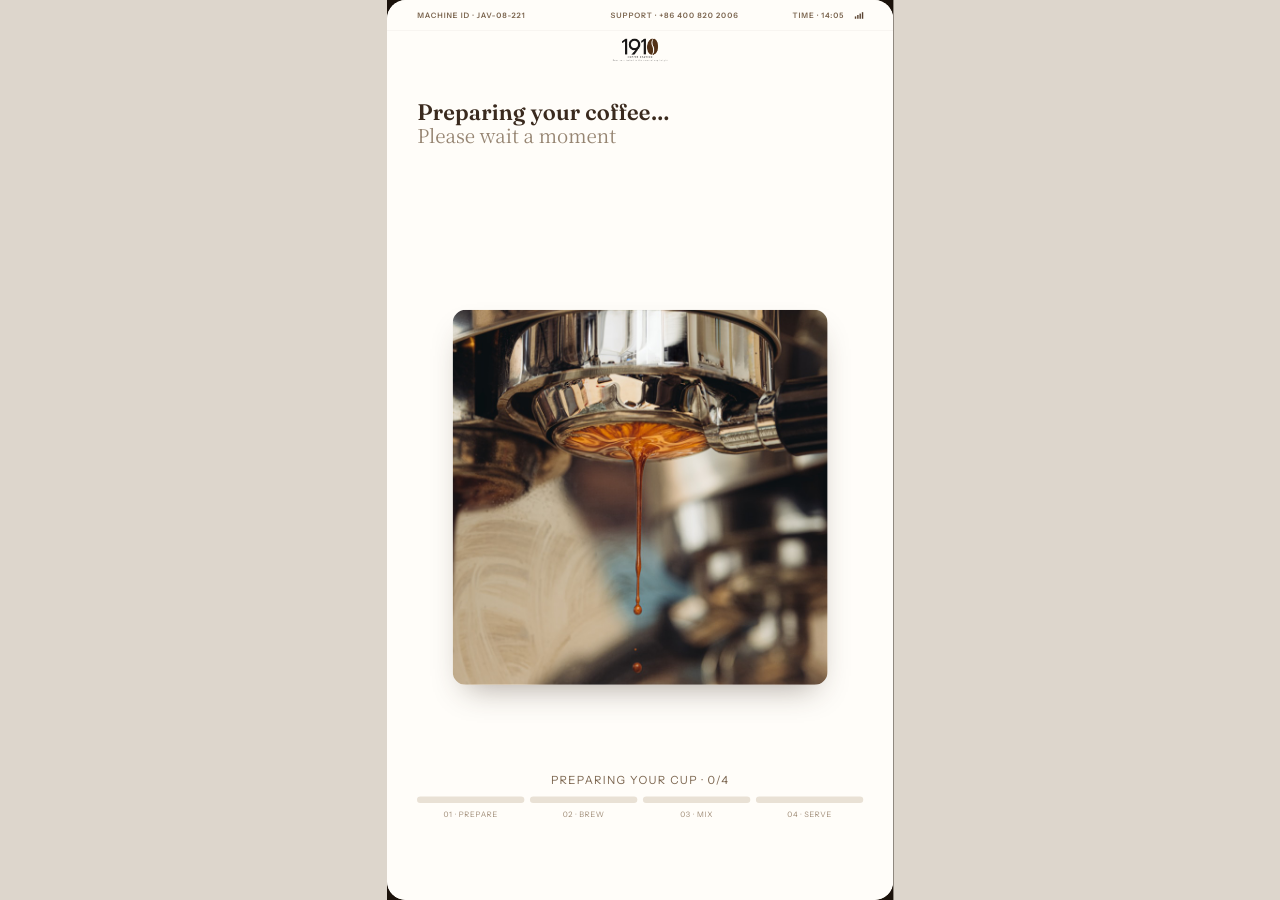
<file: pages/17-making.html>
<!doctype html>
<html lang="zh">
<head>
<meta charset="utf-8">
<meta name="viewport" content="width=device-width,initial-scale=1">
<title data-i18n="Preparing / 制作中 · Jetinno Coffee Kiosk">Preparing / 制作中 · Jetinno Coffee Kiosk</title>
<style>
@font-face{font-family:'Fraunces';src:url('../assets/fonts/fraunces.woff2') format('woff2');font-weight:400 700;font-display:block}
@font-face{font-family:'Instrument Sans';src:url('../assets/fonts/instrument-sans.woff2') format('woff2');font-weight:400 700;font-display:block}
@font-face{font-family:'Noto Serif SC';src:url('../assets/fonts/noto-serif-sc.woff2') format('woff2');font-weight:400 900;font-display:block}
*{margin:0;padding:0;box-sizing:border-box}
html,body{width:100%;height:100%;overflow:hidden}
body{background:#DDD6CC;font-family:'Instrument Sans',Arial,sans-serif;-webkit-font-smoothing:antialiased;text-rendering:geometricPrecision}
#stage{position:absolute;width:1080px;height:1920px;transform-origin:top left}
.screen{position:relative;width:1080px;height:1920px;background:#1A120B;overflow:hidden}
.tx{display:block;width:100%}
button,.btn{cursor:pointer}

.f1{position:absolute;left:0px;top:0px;width:1080px;height:1920px;box-sizing:border-box;overflow:hidden;}
.f2{position:absolute;inset:0;border-radius:inherit;pointer-events:none;background-color:#1A120B;}
.f3{position:absolute;left:0px;top:0px;width:1080.58px;height:1920px;box-sizing:border-box;overflow:hidden;}
.f4{position:absolute;left:0px;top:0px;width:1080.58px;height:1920px;box-sizing:border-box;overflow:hidden;}
.f5{position:absolute;inset:0;border-radius:inherit;pointer-events:none;background-color:#1A120B;}
.f6{position:absolute;left:0.29px;top:0px;width:1080px;height:1920px;box-sizing:border-box;overflow:hidden;border-radius:40px;box-shadow:0px 36px 72px -42px rgba(92,67,45,0.260);}
.f7{position:absolute;inset:0;border-radius:inherit;pointer-events:none;background-color:#FFFDF9;}
.f8{position:absolute;left:0px;top:0px;width:1080px;height:1920px;box-sizing:border-box;overflow:hidden;}
.f9{position:absolute;inset:0;border-radius:inherit;pointer-events:none;background-color:#FFFDF9;}
.f10{position:absolute;left:0px;top:0px;width:1080px;height:66.32px;box-sizing:border-box;border:1px solid rgba(58,42,30,0.100);}
.f11{position:absolute;left:64px;top:20px;width:230px;height:24px;box-sizing:border-box;}
.f12{position:absolute;left:0px;top:1px;width:230px;height:24px;box-sizing:border-box;font-family:'Instrument Sans',Arial,sans-serif;font-size:16px;font-weight:600;line-height:24px;letter-spacing:1.92px;text-align:left;white-space:pre;display:flex;flex-direction:column;justify-content:flex-start;color:#7C6650;}
.f13{position:absolute;left:443.5px;top:20px;width:272px;height:24px;box-sizing:border-box;}
.f14{position:absolute;left:0px;top:1px;width:272px;height:24px;box-sizing:border-box;font-family:'Instrument Sans',Arial,sans-serif;font-size:16px;font-weight:600;line-height:24px;letter-spacing:1.92px;text-align:center;white-space:pre;display:flex;flex-direction:column;justify-content:flex-start;color:#7C6650;}
.f15{position:absolute;left:865px;top:20px;width:151px;height:24px;box-sizing:border-box;}
.f16{position:absolute;left:0px;top:0px;width:109px;height:24px;box-sizing:border-box;}
.f17{position:absolute;left:0px;top:1px;width:109px;height:24px;box-sizing:border-box;font-family:'Instrument Sans',Arial,sans-serif;font-size:16px;font-weight:600;line-height:24px;letter-spacing:1.92px;text-align:left;white-space:pre;display:flex;flex-direction:column;justify-content:flex-start;color:#7C6650;}
.f18{position:absolute;left:133px;top:4px;width:18px;height:16px;box-sizing:border-box;}
.f19{position:absolute;left:0px;top:11px;width:3px;height:5px;box-sizing:border-box;}
.f20{position:absolute;inset:0;border-radius:inherit;pointer-events:none;background-color:#5A4432;}
.f21{position:absolute;left:5px;top:8px;width:3px;height:8px;box-sizing:border-box;}
.f22{position:absolute;inset:0;border-radius:inherit;pointer-events:none;background-color:#5A4432;}
.f23{position:absolute;left:10px;top:5px;width:3px;height:11px;box-sizing:border-box;}
.f24{position:absolute;inset:0;border-radius:inherit;pointer-events:none;background-color:#5A4432;}
.f25{position:absolute;left:15px;top:2px;width:3px;height:14px;box-sizing:border-box;}
.f26{position:absolute;inset:0;border-radius:inherit;pointer-events:none;background-color:#5A4432;}
.f27{position:absolute;left:0px;top:66.32px;width:1080px;height:124px;box-sizing:border-box;}
.f28{position:absolute;left:433.5px;top:32px;width:213px;height:80px;box-sizing:border-box;}
.f29{position:absolute;left:0px;top:0px;width:213px;height:80px;box-sizing:border-box;overflow:hidden;}
.f30{position:absolute;inset:0;border-radius:inherit;pointer-events:none;background-image:url(../assets/logo.png);background-size:contain;background-position:center;background-repeat:no-repeat;}
.f31{position:absolute;left:0px;top:190.32px;width:1080px;height:134px;box-sizing:border-box;}
.f32{position:absolute;left:64px;top:20px;width:952px;height:42px;box-sizing:border-box;}
.f33{position:absolute;left:248px;top:1px;width:456px;height:42px;box-sizing:border-box;font-family:'Fraunces',Georgia,serif;font-size:40px;font-weight:600;line-height:42px;letter-spacing:0.4px;text-align:center;white-space:pre;display:flex;flex-direction:column;justify-content:flex-start;color:#3A2A1E;}
.f34{position:absolute;left:64px;top:62px;width:952px;height:72px;box-sizing:border-box;}
.f35{position:absolute;left:0px;top:12px;width:952px;height:60px;box-sizing:border-box;}
.f36{position:absolute;left:236px;top:1px;width:480px;height:60px;box-sizing:border-box;font-family:'Noto Serif SC','Fraunces',serif;font-size:40px;font-weight:400;line-height:60px;letter-spacing:0px;text-align:center;white-space:pre;display:flex;flex-direction:column;justify-content:flex-start;color:rgba(124,102,80,0.800);}
.f37{position:absolute;left:0px;top:324.32px;width:1080px;height:1473.68px;box-sizing:border-box;}
.f38{position:absolute;left:140px;top:336.84px;width:800px;height:800px;box-sizing:border-box;overflow:hidden;border-radius:28px;box-shadow:0px 32px 64px -28px rgba(58,42,30,0.420);}
.f39{position:absolute;inset:0;border-radius:inherit;pointer-events:none;background-color:rgba(255,255,255,0.000);}
.f40{position:absolute;left:0px;top:0px;width:800px;height:800px;box-sizing:border-box;overflow:hidden;}
.f41{position:absolute;inset:0;border-radius:inherit;pointer-events:none;background-image:url(../assets/img/45f924271faa3343.jpg);background-size:cover;background-position:center;background-repeat:no-repeat;}
.f42{position:absolute;left:0px;top:0px;width:800px;height:800px;box-sizing:border-box;overflow:hidden;}
.f43{position:absolute;left:0px;top:1798px;width:1080px;height:122px;box-sizing:border-box;}
.f44{position:absolute;left:64px;top:0px;width:952px;height:22px;box-sizing:border-box;}
.f45{position:absolute;left:64px;top:22px;width:952px;height:60px;box-sizing:border-box;}
</style>
<link rel="stylesheet" href="../kiosk.css">
<link rel="stylesheet" href="../tokens.css">
<link rel="stylesheet" href="../refine.css">
</head>
<body data-refine="1" data-page="17-making">
<div id="stage"><div class="screen"><div class="f1"><div class="f2"></div><div class="f3"><div class="f4"><div class="f5"></div><div class="f6"><div class="f7"></div><div class="f8"><div class="f9"></div><div class="f10"><div class="f11"><div class="f12"><span class="tx" data-i18n="MACHINE ID · JAV-08-221" data-kc="status-text">MACHINE ID · JAV-08-221</span></div></div><div class="f13"><div class="f14"><span class="tx" data-i18n="SUPPORT · +86 400 820 2006" data-kc="status-text">SUPPORT · +86 400 820 2006</span></div></div><div class="f15"><div class="f16"><div class="f17"><span class="tx" data-i18n="TIME · 14:05" data-kc="status-text">TIME · 14:05</span></div></div><div class="f18"><div class="f19"><div class="f20"></div></div><div class="f21"><div class="f22"></div></div><div class="f23"><div class="f24"></div></div><div class="f25"><div class="f26"></div></div></div></div></div><div class="f27"><div class="f28"><div class="f29"><div class="f30" data-kc="brand"></div></div></div></div><div class="f31"><div class="f32"><div class="f33"><span class="tx" data-i18n="Preparing your coffee…">Preparing your coffee…</span></div></div><div class="f34"><div class="f35"><div class="f36"><span class="tx" data-i18n="正在为您制作咖啡，请稍候">正在为您制作咖啡，请稍候</span></div></div></div></div><div class="f37"><div class="f38"><div class="f39"></div><div class="f40"><div class="f41"></div></div><div class="f42"></div></div></div><div class="f43"><div class="f44"></div><div class="f45"></div></div></div></div></div></div></div></div></div>
<script src="../i18n.js"></script>
<script src="../kiosk.js" data-screen="17-making"></script>
</body>
</html>
</file>
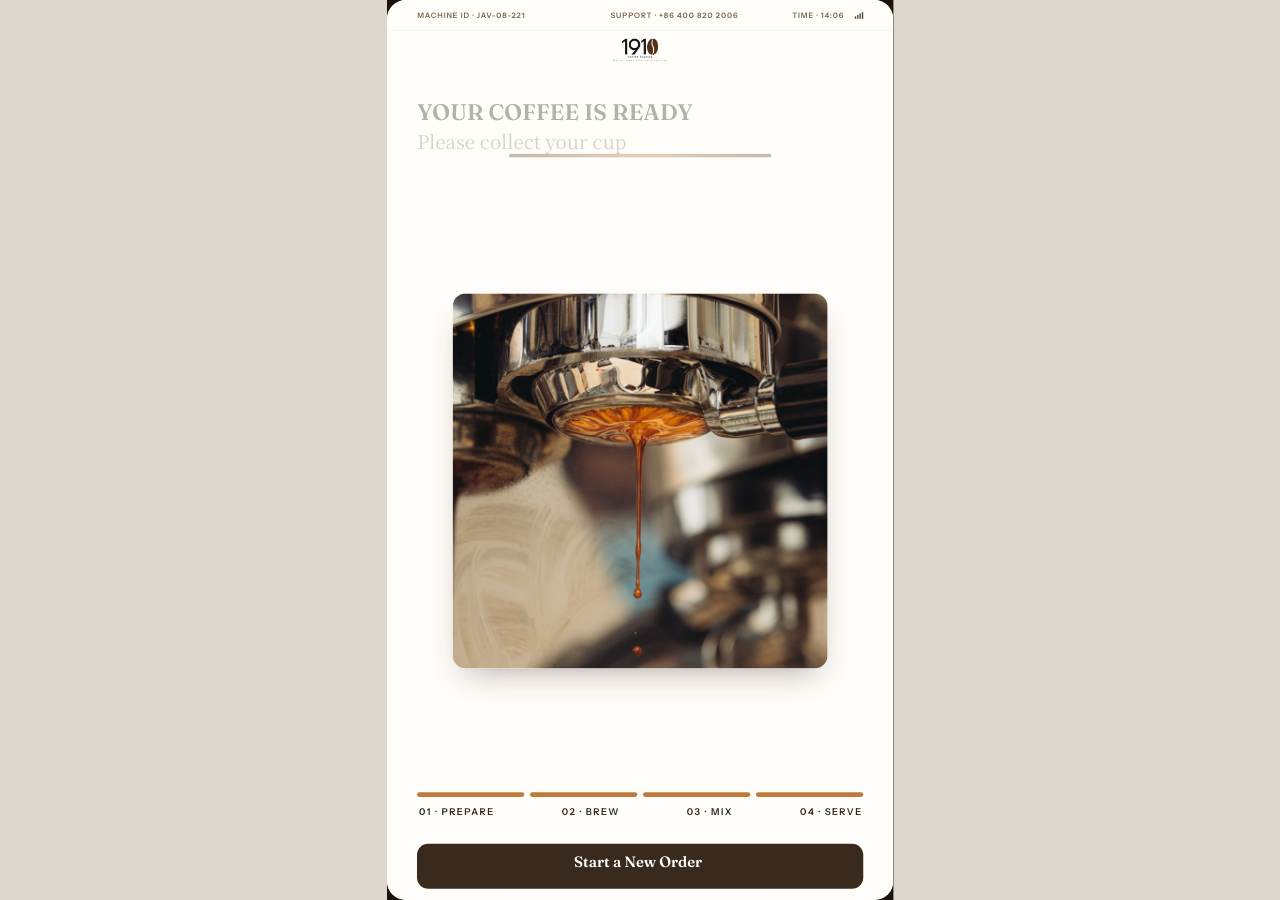
<file: pages/18-ready.html>
<!doctype html>
<html lang="zh">
<head>
<meta charset="utf-8">
<meta name="viewport" content="width=device-width,initial-scale=1">
<title data-i18n="Ready / 出杯完成 · Jetinno Coffee Kiosk">Ready / 出杯完成 · Jetinno Coffee Kiosk</title>
<style>
@font-face{font-family:'Fraunces';src:url('../assets/fonts/fraunces.woff2') format('woff2');font-weight:400 700;font-display:block}
@font-face{font-family:'Instrument Sans';src:url('../assets/fonts/instrument-sans.woff2') format('woff2');font-weight:400 700;font-display:block}
@font-face{font-family:'Noto Serif SC';src:url('../assets/fonts/noto-serif-sc.woff2') format('woff2');font-weight:400 900;font-display:block}
*{margin:0;padding:0;box-sizing:border-box}
html,body{width:100%;height:100%;overflow:hidden}
body{background:#DDD6CC;font-family:'Instrument Sans',Arial,sans-serif;-webkit-font-smoothing:antialiased;text-rendering:geometricPrecision}
#stage{position:absolute;width:1080px;height:1920px;transform-origin:top left}
.screen{position:relative;width:1080px;height:1920px;background:#1A120B;overflow:hidden}
.tx{display:block;width:100%}
button,.btn{cursor:pointer}

.f1{position:absolute;left:0px;top:0px;width:1080px;height:1920px;box-sizing:border-box;overflow:hidden;}
.f2{position:absolute;inset:0;border-radius:inherit;pointer-events:none;background-color:#1A120B;}
.f3{position:absolute;left:0px;top:0px;width:1080.58px;height:1920px;box-sizing:border-box;overflow:hidden;}
.f4{position:absolute;left:0px;top:0px;width:1080.58px;height:1920px;box-sizing:border-box;overflow:hidden;}
.f5{position:absolute;inset:0;border-radius:inherit;pointer-events:none;background-color:#1A120B;}
.f6{position:absolute;left:0.29px;top:0px;width:1080px;height:1920px;box-sizing:border-box;overflow:hidden;border-radius:40px;box-shadow:0px 36px 72px -42px rgba(92,67,45,0.260);}
.f7{position:absolute;inset:0;border-radius:inherit;pointer-events:none;background-color:#FFFDF9;}
.f8{position:absolute;left:0px;top:0px;width:1080px;height:1920px;box-sizing:border-box;overflow:hidden;}
.f9{position:absolute;inset:0;border-radius:inherit;pointer-events:none;background-color:#FFFDF9;}
.f10{position:absolute;left:0px;top:0px;width:1080px;height:66.32px;box-sizing:border-box;border:1px solid rgba(58,42,30,0.100);}
.f11{position:absolute;left:64px;top:20px;width:230px;height:24px;box-sizing:border-box;}
.f12{position:absolute;left:0px;top:1px;width:230px;height:24px;box-sizing:border-box;font-family:'Instrument Sans',Arial,sans-serif;font-size:16px;font-weight:600;line-height:24px;letter-spacing:1.92px;text-align:left;white-space:pre;display:flex;flex-direction:column;justify-content:flex-start;color:#7C6650;}
.f13{position:absolute;left:443px;top:20px;width:272px;height:24px;box-sizing:border-box;}
.f14{position:absolute;left:0px;top:1px;width:272px;height:24px;box-sizing:border-box;font-family:'Instrument Sans',Arial,sans-serif;font-size:16px;font-weight:600;line-height:24px;letter-spacing:1.92px;text-align:center;white-space:pre;display:flex;flex-direction:column;justify-content:flex-start;color:#7C6650;}
.f15{position:absolute;left:864px;top:20px;width:152px;height:24px;box-sizing:border-box;}
.f16{position:absolute;left:0px;top:0px;width:110px;height:24px;box-sizing:border-box;}
.f17{position:absolute;left:0px;top:1px;width:110px;height:24px;box-sizing:border-box;font-family:'Instrument Sans',Arial,sans-serif;font-size:16px;font-weight:600;line-height:24px;letter-spacing:1.92px;text-align:left;white-space:pre;display:flex;flex-direction:column;justify-content:flex-start;color:#7C6650;}
.f18{position:absolute;left:134px;top:4px;width:18px;height:16px;box-sizing:border-box;}
.f19{position:absolute;left:0px;top:11px;width:3px;height:5px;box-sizing:border-box;}
.f20{position:absolute;inset:0;border-radius:inherit;pointer-events:none;background-color:#5A4432;}
.f21{position:absolute;left:5px;top:8px;width:3px;height:8px;box-sizing:border-box;}
.f22{position:absolute;inset:0;border-radius:inherit;pointer-events:none;background-color:#5A4432;}
.f23{position:absolute;left:10px;top:5px;width:3px;height:11px;box-sizing:border-box;}
.f24{position:absolute;inset:0;border-radius:inherit;pointer-events:none;background-color:#5A4432;}
.f25{position:absolute;left:15px;top:2px;width:3px;height:14px;box-sizing:border-box;}
.f26{position:absolute;inset:0;border-radius:inherit;pointer-events:none;background-color:#5A4432;}
.f27{position:absolute;left:0px;top:66.32px;width:1080px;height:124px;box-sizing:border-box;}
.f28{position:absolute;left:433.5px;top:32px;width:213px;height:80px;box-sizing:border-box;}
.f29{position:absolute;left:0px;top:0px;width:213px;height:80px;box-sizing:border-box;overflow:hidden;}
.f30{position:absolute;inset:0;border-radius:inherit;pointer-events:none;background-image:url(../assets/logo.png);background-size:contain;background-position:center;background-repeat:no-repeat;}
.f31{position:absolute;left:0px;top:190.32px;width:1080px;height:146px;box-sizing:border-box;}
.f32{position:absolute;left:64px;top:20px;width:952px;height:53px;box-sizing:border-box;opacity:0.361;}
.f33{position:absolute;left:170.5px;top:1px;width:611px;height:53px;box-sizing:border-box;font-family:'Fraunces',Georgia,serif;font-size:50px;font-weight:600;line-height:52.5px;letter-spacing:0.5px;text-align:center;white-space:pre;display:flex;flex-direction:column;justify-content:flex-start;color:#3A2A1E;}
.f34{position:absolute;left:64px;top:73px;width:952px;height:45px;box-sizing:border-box;}
.f35{position:absolute;left:0px;top:12px;width:952px;height:33px;box-sizing:border-box;opacity:0.361;}
.f36{position:absolute;left:316px;top:1px;width:320px;height:33px;box-sizing:border-box;font-family:'Noto Serif SC','Fraunces',serif;font-size:40px;font-weight:400;line-height:33px;letter-spacing:0px;text-align:center;white-space:pre;display:flex;flex-direction:column;justify-content:flex-start;color:rgba(124,102,80,0.800);}
.f37{position:absolute;left:64px;top:118px;width:952px;height:28px;box-sizing:border-box;}
.f38{position:absolute;left:196px;top:20px;width:560px;height:8px;box-sizing:border-box;overflow:hidden;opacity:0.361;border-radius:9999px;box-shadow:0px 0px 0px 1px rgba(58,42,30,0.100);}
.f39{position:absolute;inset:0;border-radius:inherit;pointer-events:none;background-color:#FBF8F3;}
.f40{position:absolute;left:0px;top:0px;width:560px;height:8px;box-sizing:border-box;border-radius:9999px;}
.f41{position:absolute;inset:0;border-radius:inherit;pointer-events:none;background-image:linear-gradient(90deg, #5A4432 0%, #684B34 7.143%, #765337 14.286%, #845B39 21.429%, #93623A 28.571%, #A26A3C 35.714%, #B1723D 42.857%, #C07A3E 50%, #B1723D 57.143%, #A26A3C 64.286%, #93623A 71.429%, #845B39 78.571%, #765337 85.714%, #684B34 92.857%, #5A4432 100%);}
.f42{position:absolute;left:0px;top:336.32px;width:1080px;height:1379.68px;box-sizing:border-box;}
.f43{position:absolute;left:140px;top:289.84px;width:800px;height:800px;box-sizing:border-box;overflow:hidden;border-radius:28px;box-shadow:0px 32px 64px -28px rgba(58,42,30,0.420);}
.f44{position:absolute;inset:0;border-radius:inherit;pointer-events:none;background-color:rgba(255,255,255,0.000);}
.f45{position:absolute;left:0px;top:0px;width:800px;height:800px;box-sizing:border-box;overflow:hidden;}
.f46{position:absolute;inset:0;border-radius:inherit;pointer-events:none;background-image:url(../assets/img/45f924271faa3343.jpg);background-size:cover;background-position:center;background-repeat:no-repeat;}
.f47{position:absolute;left:0px;top:0px;width:800px;height:800px;box-sizing:border-box;overflow:hidden;}
.f48{position:absolute;left:0px;top:1716px;width:1080px;height:204px;box-sizing:border-box;}
.f49{position:absolute;left:64px;top:0px;width:952px;height:30px;box-sizing:border-box;}
.f50{position:absolute;left:4px;top:0px;width:159px;height:30px;box-sizing:border-box;}
.f51{position:absolute;left:0px;top:1px;width:159px;height:30px;box-sizing:border-box;font-family:'Instrument Sans',Arial,sans-serif;font-size:20px;font-weight:600;line-height:30px;letter-spacing:3.2px;text-align:left;white-space:pre;display:flex;flex-direction:column;justify-content:flex-start;color:#3A2A1E;}
.f52{position:absolute;left:308.67px;top:0px;width:121px;height:30px;box-sizing:border-box;}
.f53{position:absolute;left:0px;top:1px;width:121px;height:30px;box-sizing:border-box;font-family:'Instrument Sans',Arial,sans-serif;font-size:20px;font-weight:600;line-height:30px;letter-spacing:3.2px;text-align:left;white-space:pre;display:flex;flex-direction:column;justify-content:flex-start;color:#3A2A1E;}
.f54{position:absolute;left:575.33px;top:0px;width:96px;height:30px;box-sizing:border-box;}
.f55{position:absolute;left:0px;top:1px;width:96px;height:30px;box-sizing:border-box;font-family:'Instrument Sans',Arial,sans-serif;font-size:20px;font-weight:600;line-height:30px;letter-spacing:3.2px;text-align:left;white-space:pre;display:flex;flex-direction:column;justify-content:flex-start;color:#3A2A1E;}
.f56{position:absolute;left:817px;top:0px;width:131px;height:30px;box-sizing:border-box;}
.f57{position:absolute;left:0px;top:1px;width:131px;height:30px;box-sizing:border-box;font-family:'Instrument Sans',Arial,sans-serif;font-size:20px;font-weight:600;line-height:30px;letter-spacing:3.2px;text-align:left;white-space:pre;display:flex;flex-direction:column;justify-content:flex-start;color:#3A2A1E;}
.f58{position:absolute;left:64px;top:30px;width:952px;height:22px;box-sizing:border-box;}
.f59{position:absolute;left:0px;top:12px;width:952px;height:10px;box-sizing:border-box;overflow:hidden;opacity:0.361;border-radius:9999px;box-shadow:0px 0px 0px 1px rgba(58,42,30,0.100);}
.f60{position:absolute;inset:0;border-radius:inherit;pointer-events:none;background-color:#FBF8F3;}
.f61{position:absolute;left:0px;top:0px;width:952px;height:10px;box-sizing:border-box;border-radius:9999px;}
.f62{position:absolute;inset:0;border-radius:inherit;pointer-events:none;background-image:linear-gradient(90deg, #5A4432 0%, #684B34 7.143%, #765337 14.286%, #845B39 21.429%, #93623A 28.571%, #A26A3C 35.714%, #B1723D 42.857%, #C07A3E 50%, #B1723D 57.143%, #A26A3C 64.286%, #93623A 71.429%, #845B39 78.571%, #765337 85.714%, #684B34 92.857%, #5A4432 100%);}
.f63{position:absolute;left:64px;top:52px;width:952px;height:112px;box-sizing:border-box;}
.f64{position:absolute;left:0px;top:31.99px;width:952px;height:80px;box-sizing:border-box;border-radius:9999px;}
.f65{position:absolute;inset:0;border-radius:inherit;pointer-events:none;background-color:#3A2A1E;}
.f66{position:absolute;left:371.38px;top:21.88px;width:211px;height:36px;box-sizing:border-box;font-family:'Instrument Sans',Arial,sans-serif;font-size:24px;font-weight:600;line-height:36px;letter-spacing:0.6px;text-align:center;white-space:pre;display:flex;flex-direction:column;justify-content:flex-start;color:#FFFFFF;}
</style>
<link rel="stylesheet" href="../kiosk.css">
<link rel="stylesheet" href="../tokens.css">
<link rel="stylesheet" href="../refine.css">
</head>
<body data-refine="1" data-page="18-ready">
<div id="stage"><div class="screen"><div class="f1"><div class="f2"></div><div class="f3"><div class="f4"><div class="f5"></div><div class="f6"><div class="f7"></div><div class="f8"><div class="f9"></div><div class="f10"><div class="f11"><div class="f12"><span class="tx" data-i18n="MACHINE ID · JAV-08-221" data-kc="status-text">MACHINE ID · JAV-08-221</span></div></div><div class="f13"><div class="f14"><span class="tx" data-i18n="SUPPORT · +86 400 820 2006" data-kc="status-text">SUPPORT · +86 400 820 2006</span></div></div><div class="f15"><div class="f16"><div class="f17"><span class="tx" data-i18n="TIME · 14:06" data-kc="status-text">TIME · 14:06</span></div></div><div class="f18"><div class="f19"><div class="f20"></div></div><div class="f21"><div class="f22"></div></div><div class="f23"><div class="f24"></div></div><div class="f25"><div class="f26"></div></div></div></div></div><div class="f27"><div class="f28"><div class="f29"><div class="f30" data-kc="brand"></div></div></div></div><div class="f31"><div class="f32"><div class="f33"><span class="tx" data-i18n="YOUR COFFEE IS READY">YOUR COFFEE IS READY</span></div></div><div class="f34"><div class="f35"><div class="f36"><span class="tx" data-i18n="您的咖啡制作完成">您的咖啡制作完成</span></div></div></div><div class="f37"><div class="f38"><div class="f39"></div><div class="f40"><div class="f41"></div></div></div></div></div><div class="f42"><div class="f43"><div class="f44"></div><div class="f45"><div class="f46"></div></div><div class="f47"></div></div></div><div class="f48"><div class="f49"><div class="f50"><div class="f51"><span class="tx" data-i18n="01 · PREPARE" data-kc="step-label">01 · PREPARE</span></div></div><div class="f52"><div class="f53"><span class="tx" data-i18n="02 · BREW" data-kc="step-label">02 · BREW</span></div></div><div class="f54"><div class="f55"><span class="tx" data-i18n="03 · MIX" data-kc="step-label">03 · MIX</span></div></div><div class="f56"><div class="f57"><span class="tx" data-i18n="04 · SERVE" data-kc="step-label">04 · SERVE</span></div></div></div><div class="f58"><div class="f59"><div class="f60"></div><div class="f61"><div class="f62"></div></div></div></div><div class="f63"><div class="f64" data-btn-group="primary"><div class="f65"></div><div class="f66"><span class="tx" data-i18n="Start a New Order" data-kc="cta-label">Start a New Order</span></div></div></div></div></div></div></div></div></div></div></div>
<script src="../i18n.js"></script>
<script src="../kiosk.js" data-screen="18-ready"></script>
</body>
</html>
</file>
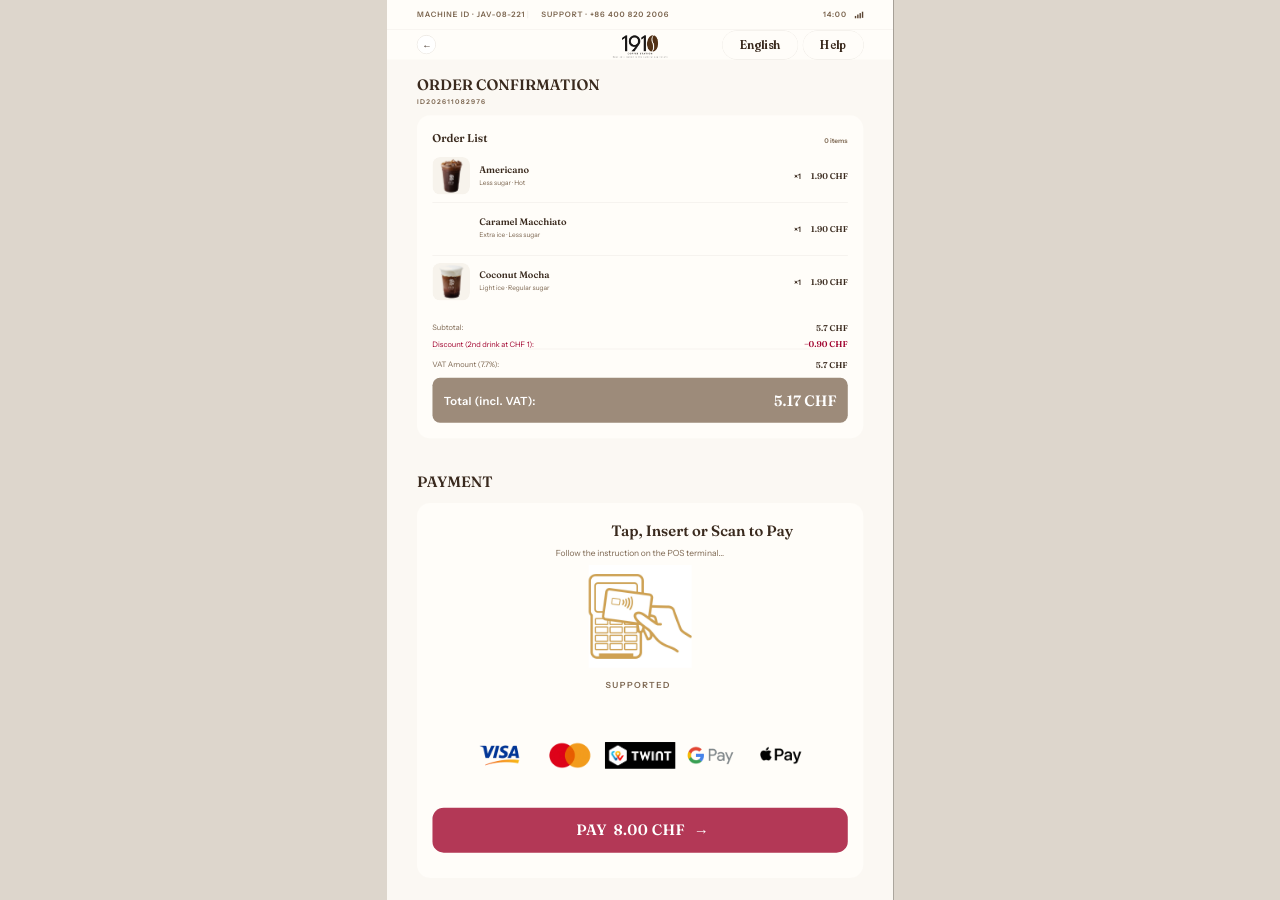
<file: pages/19-order-confirm.html>
<!doctype html>
<html lang="zh">
<head>
<meta charset="utf-8">
<meta name="viewport" content="width=device-width,initial-scale=1">
<title data-i18n="Order Confirmation / 订单确认支付 · Jetinno Coffee Kiosk">Order Confirmation / 订单确认支付 · Jetinno Coffee Kiosk</title>
<style>
@font-face{font-family:'Fraunces';src:url('../assets/fonts/fraunces.woff2') format('woff2');font-weight:400 700;font-display:block}
@font-face{font-family:'Instrument Sans';src:url('../assets/fonts/instrument-sans.woff2') format('woff2');font-weight:400 700;font-display:block}
@font-face{font-family:'Noto Serif SC';src:url('../assets/fonts/noto-serif-sc.woff2') format('woff2');font-weight:400 900;font-display:block}
*{margin:0;padding:0;box-sizing:border-box}
html,body{width:100%;height:100%;overflow:hidden}
body{background:#DDD6CC;font-family:'Instrument Sans',Arial,sans-serif;-webkit-font-smoothing:antialiased;text-rendering:geometricPrecision}
#stage{position:absolute;width:1080px;height:1920px;transform-origin:top left}
.screen{position:relative;width:1080px;height:1920px;background:#1A120B;overflow:hidden}
.tx{display:block;width:100%}
button,.btn{cursor:pointer}

.f1{position:absolute;left:0px;top:0px;width:1080px;height:1920px;box-sizing:border-box;overflow:hidden;}
.f2{position:absolute;inset:0;border-radius:inherit;pointer-events:none;background-color:#1A120B;}
.f3{position:absolute;left:0px;top:0px;width:1080px;height:1920px;box-sizing:border-box;}
.f4{position:absolute;inset:0;border-radius:inherit;pointer-events:none;background-color:#FFFDF9;}
.f5{position:absolute;left:0px;top:0px;width:1080px;height:62.88px;box-sizing:border-box;border:1px solid rgba(58,42,30,0.100);}
.f6{position:absolute;left:64px;top:20px;width:477px;height:21px;box-sizing:border-box;}
.f7{position:absolute;left:0px;top:0px;width:208px;height:21px;box-sizing:border-box;}
.f8{position:absolute;left:0px;top:1px;width:208px;height:21px;box-sizing:border-box;font-family:'Instrument Sans',Arial,sans-serif;font-size:14px;font-weight:600;line-height:21px;letter-spacing:1.68px;text-align:left;white-space:pre;display:flex;flex-direction:column;justify-content:flex-start;color:#7C6650;}
.f9{position:absolute;left:236px;top:2.5px;width:1px;height:16px;box-sizing:border-box;}
.f10{position:absolute;inset:0;border-radius:inherit;pointer-events:none;background-color:rgba(58,42,30,0.150);}
.f11{position:absolute;left:265px;top:0px;width:212px;height:21px;box-sizing:border-box;}
.f12{position:absolute;left:0px;top:1px;width:212px;height:21px;box-sizing:border-box;font-family:'Instrument Sans',Arial,sans-serif;font-size:14px;font-weight:600;line-height:21px;letter-spacing:1.68px;text-align:left;white-space:pre;display:flex;flex-direction:column;justify-content:flex-start;color:#7C6650;}
.f13{position:absolute;left:930.01px;top:20px;width:85.99px;height:21px;box-sizing:border-box;}
.f14{position:absolute;left:0px;top:0px;width:44px;height:21px;box-sizing:border-box;}
.f15{position:absolute;left:0px;top:1px;width:44px;height:21px;box-sizing:border-box;font-family:'Instrument Sans',Arial,sans-serif;font-size:14px;font-weight:600;line-height:21px;letter-spacing:1.68px;text-align:left;white-space:pre;display:flex;flex-direction:column;justify-content:flex-start;color:#7C6650;}
.f16{position:absolute;left:68px;top:2.5px;width:17.99px;height:16px;box-sizing:border-box;}
.f17{position:absolute;left:0px;top:11px;width:3px;height:5px;box-sizing:border-box;}
.f18{position:absolute;inset:0;border-radius:inherit;pointer-events:none;background-color:#5A4432;}
.f19{position:absolute;left:5px;top:8px;width:3px;height:8px;box-sizing:border-box;}
.f20{position:absolute;inset:0;border-radius:inherit;pointer-events:none;background-color:#5A4432;}
.f21{position:absolute;left:10px;top:5px;width:3px;height:11px;box-sizing:border-box;}
.f22{position:absolute;inset:0;border-radius:inherit;pointer-events:none;background-color:#5A4432;}
.f23{position:absolute;left:14.99px;top:2px;width:3px;height:13.99px;box-sizing:border-box;}
.f24{position:absolute;inset:0;border-radius:inherit;pointer-events:none;background-color:#5A4432;}
.f25{position:absolute;left:0px;top:62.88px;width:1080px;height:63.99px;box-sizing:border-box;}
.f26{position:absolute;left:64px;top:12px;width:40px;height:40px;box-sizing:border-box;border:0.62px solid rgba(58,42,30,0.200);border-radius:9999px;}
.f27{position:absolute;inset:0;border-radius:inherit;pointer-events:none;background-color:#FFFFFF;}
.f28{position:absolute;left:10.5px;top:10px;width:19px;height:22px;box-sizing:border-box;font-family:'Instrument Sans',Arial,sans-serif;font-size:22px;font-weight:400;line-height:22px;letter-spacing:0px;text-align:center;white-space:pre;display:flex;flex-direction:column;justify-content:flex-start;color:#3A2A1E;}
.f29{position:absolute;left:849px;top:7px;width:167px;height:50px;box-sizing:border-box;}
.f30{position:absolute;inset:0;border-radius:inherit;pointer-events:none;background-image:url(../assets/logo.png);background-size:100% 100%;background-position:center;background-repeat:no-repeat;}
.f31{position:absolute;left:0px;top:126.87px;width:1080px;height:1793.13px;box-sizing:border-box;border:1px solid rgba(58,42,30,0.100);}
.f32{position:absolute;inset:0;border-radius:inherit;pointer-events:none;background-color:#FBF8F3;}
.f33{position:absolute;left:0px;top:1.88px;width:1080px;height:846.11px;box-sizing:border-box;}
.f34{position:absolute;left:64px;top:32px;width:952.01px;height:65px;box-sizing:border-box;}
.f35{position:absolute;left:0px;top:0px;width:952.01px;height:44px;box-sizing:border-box;}
.f36{position:absolute;left:0px;top:1px;width:414px;height:44px;box-sizing:border-box;font-family:'Fraunces',Georgia,serif;font-size:34px;font-weight:600;line-height:44px;letter-spacing:0px;text-align:left;white-space:pre;display:flex;flex-direction:column;justify-content:flex-start;color:#3A2A1E;}
.f37{position:absolute;left:0px;top:44px;width:952.01px;height:21px;box-sizing:border-box;}
.f38{position:absolute;left:0px;top:1px;width:146px;height:21px;box-sizing:border-box;font-family:'Instrument Sans',Arial,sans-serif;font-size:14px;font-weight:600;line-height:21px;letter-spacing:2.8px;text-align:left;white-space:pre;display:flex;flex-direction:column;justify-content:flex-start;color:#7C6650;}
.f39{position:absolute;left:64px;top:97px;width:952.03px;height:709.11px;box-sizing:border-box;}
.f40{position:absolute;left:0px;top:20px;width:952.03px;height:689.11px;box-sizing:border-box;border:0.62px solid rgba(58,42,30,0.100);border-radius:28px;box-shadow:0px 36px 72px -42px rgba(92,67,45,0.390);}
.f41{position:absolute;inset:0;border-radius:inherit;pointer-events:none;background-color:#FFFDF9;}
.f42{position:absolute;left:32.62px;top:32.62px;width:886.78px;height:41px;box-sizing:border-box;}
.f43{position:absolute;left:0px;top:1px;width:109px;height:33px;box-sizing:border-box;font-family:'Fraunces',Georgia,serif;font-size:22px;font-weight:600;line-height:33px;letter-spacing:0px;text-align:left;white-space:pre;display:flex;flex-direction:column;justify-content:flex-start;color:#3A2A1E;}
.f44{position:absolute;left:836.38px;top:9.63px;width:48px;height:23px;box-sizing:border-box;font-family:'Instrument Sans',Arial,sans-serif;font-size:14px;font-weight:600;line-height:22.5px;letter-spacing:0px;text-align:left;white-space:pre;display:flex;flex-direction:column;justify-content:flex-start;color:#7C6650;}
.f45{position:absolute;left:32.62px;top:73.62px;width:886.78px;height:337.25px;box-sizing:border-box;}
.f46{position:absolute;left:0px;top:0px;width:886.78px;height:112.62px;box-sizing:border-box;border:1px solid rgba(58,42,30,0.100);}
.f47{position:absolute;left:0px;top:16px;width:80px;height:80px;box-sizing:border-box;overflow:hidden;border-radius:16px;}
.f48{position:absolute;inset:0;border-radius:inherit;pointer-events:none;background-image:url(../assets/products/card/americano.png);background-size:cover;background-position:center;background-repeat:no-repeat;}
.f49{position:absolute;left:100px;top:28.5px;width:651.78px;height:55px;box-sizing:border-box;}
.f50{position:absolute;left:0px;top:0px;width:651.78px;height:28px;box-sizing:border-box;}
.f51{position:absolute;left:0px;top:1px;width:96px;height:28px;box-sizing:border-box;font-family:'Fraunces',Georgia,serif;font-size:22px;font-weight:600;line-height:28px;letter-spacing:0px;text-align:left;white-space:pre;display:flex;flex-direction:column;justify-content:flex-start;color:#3A2A1E;}
.f52{position:absolute;left:0px;top:28px;width:651.78px;height:27px;box-sizing:border-box;}
.f53{position:absolute;left:0px;top:5px;width:73px;height:23px;box-sizing:border-box;font-family:'Instrument Sans',Arial,sans-serif;font-size:16px;font-weight:400;line-height:22.5px;letter-spacing:0px;text-align:left;white-space:pre;display:flex;flex-direction:column;justify-content:flex-start;color:#7C6650;}
.f54{position:absolute;left:771.78px;top:44px;width:15px;height:24px;box-sizing:border-box;}
.f55{position:absolute;left:0px;top:1px;width:15px;height:24px;box-sizing:border-box;font-family:'Instrument Sans',Arial,sans-serif;font-size:16px;font-weight:600;line-height:24px;letter-spacing:0px;text-align:left;white-space:pre;display:flex;flex-direction:column;justify-content:flex-start;color:#3A2A1E;}
.f56{position:absolute;left:806.78px;top:41.5px;width:80px;height:29px;box-sizing:border-box;}
.f57{position:absolute;left:0px;top:1px;width:80px;height:29px;box-sizing:border-box;font-family:'Fraunces',Georgia,serif;font-size:18px;font-weight:600;line-height:28.5px;letter-spacing:0px;text-align:right;white-space:pre;display:flex;flex-direction:column;justify-content:flex-start;color:#3A2A1E;}
.f58{position:absolute;left:0px;top:112.62px;width:886.78px;height:112.62px;box-sizing:border-box;border:1px solid rgba(58,42,30,0.100);}
.f59{position:absolute;left:0px;top:16px;width:80px;height:80px;box-sizing:border-box;overflow:hidden;border-radius:16px;}
.f60{position:absolute;inset:0;border-radius:inherit;pointer-events:none;background-image:url(../assets/products/card/caramel-macchiato.png);background-size:cover;background-position:center;background-repeat:no-repeat;}
.f61{position:absolute;left:100px;top:28.5px;width:651.78px;height:55px;box-sizing:border-box;}
.f62{position:absolute;left:0px;top:0px;width:651.78px;height:28px;box-sizing:border-box;}
.f63{position:absolute;left:0px;top:1px;width:126px;height:28px;box-sizing:border-box;font-family:'Fraunces',Georgia,serif;font-size:22px;font-weight:600;line-height:28px;letter-spacing:0px;text-align:left;white-space:pre;display:flex;flex-direction:column;justify-content:flex-start;color:#3A2A1E;}
.f64{position:absolute;left:0px;top:28px;width:651.78px;height:27px;box-sizing:border-box;}
.f65{position:absolute;left:0px;top:5px;width:73px;height:23px;box-sizing:border-box;font-family:'Instrument Sans',Arial,sans-serif;font-size:16px;font-weight:400;line-height:22.5px;letter-spacing:0px;text-align:left;white-space:pre;display:flex;flex-direction:column;justify-content:flex-start;color:#7C6650;}
.f66{position:absolute;left:771.78px;top:44px;width:15px;height:24px;box-sizing:border-box;}
.f67{position:absolute;left:0px;top:1px;width:15px;height:24px;box-sizing:border-box;font-family:'Instrument Sans',Arial,sans-serif;font-size:16px;font-weight:600;line-height:24px;letter-spacing:0px;text-align:left;white-space:pre;display:flex;flex-direction:column;justify-content:flex-start;color:#3A2A1E;}
.f68{position:absolute;left:806.78px;top:41.5px;width:80px;height:29px;box-sizing:border-box;}
.f69{position:absolute;left:0px;top:1px;width:80px;height:29px;box-sizing:border-box;font-family:'Fraunces',Georgia,serif;font-size:18px;font-weight:600;line-height:28.5px;letter-spacing:0px;text-align:right;white-space:pre;display:flex;flex-direction:column;justify-content:flex-start;color:#3A2A1E;}
.f70{position:absolute;left:0px;top:225.25px;width:886.78px;height:112px;box-sizing:border-box;}
.f71{position:absolute;left:0px;top:16px;width:80px;height:80px;box-sizing:border-box;overflow:hidden;border-radius:16px;}
.f72{position:absolute;inset:0;border-radius:inherit;pointer-events:none;background-image:url(../assets/products/card/coconut-mocha.png);background-size:cover;background-position:center;background-repeat:no-repeat;}
.f73{position:absolute;left:100px;top:28.5px;width:651.78px;height:55px;box-sizing:border-box;}
.f74{position:absolute;left:0px;top:0px;width:651.78px;height:28px;box-sizing:border-box;}
.f75{position:absolute;left:0px;top:1px;width:55px;height:28px;box-sizing:border-box;font-family:'Fraunces',Georgia,serif;font-size:22px;font-weight:600;line-height:28px;letter-spacing:0px;text-align:left;white-space:pre;display:flex;flex-direction:column;justify-content:flex-start;color:#3A2A1E;}
.f76{position:absolute;left:0px;top:28px;width:651.78px;height:27px;box-sizing:border-box;}
.f77{position:absolute;left:0px;top:5px;width:89px;height:23px;box-sizing:border-box;font-family:'Instrument Sans',Arial,sans-serif;font-size:16px;font-weight:400;line-height:22.5px;letter-spacing:0px;text-align:left;white-space:pre;display:flex;flex-direction:column;justify-content:flex-start;color:#7C6650;}
.f78{position:absolute;left:771.78px;top:44px;width:15px;height:24px;box-sizing:border-box;}
.f79{position:absolute;left:0px;top:1px;width:15px;height:24px;box-sizing:border-box;font-family:'Instrument Sans',Arial,sans-serif;font-size:16px;font-weight:600;line-height:24px;letter-spacing:0px;text-align:left;white-space:pre;display:flex;flex-direction:column;justify-content:flex-start;color:#3A2A1E;}
.f80{position:absolute;left:806.78px;top:41.5px;width:80px;height:29px;box-sizing:border-box;}
.f81{position:absolute;left:0px;top:1px;width:80px;height:29px;box-sizing:border-box;font-family:'Fraunces',Georgia,serif;font-size:18px;font-weight:600;line-height:28.5px;letter-spacing:0px;text-align:right;white-space:pre;display:flex;flex-direction:column;justify-content:flex-start;color:#3A2A1E;}
.f82{position:absolute;left:32.62px;top:410.87px;width:886.78px;height:88.61px;box-sizing:border-box;}
.f83{position:absolute;left:0px;top:8px;width:886.78px;height:80.61px;box-sizing:border-box;border:1px solid rgba(58,42,30,0.100);}
.f84{position:absolute;left:0px;top:20.62px;width:886.78px;height:23.99px;box-sizing:border-box;}
.f85{position:absolute;left:0px;top:0px;width:67px;height:23.99px;box-sizing:border-box;}
.f86{position:absolute;left:0px;top:1px;width:67px;height:24px;box-sizing:border-box;font-family:'Instrument Sans',Arial,sans-serif;font-size:16px;font-weight:400;line-height:24px;letter-spacing:0px;text-align:left;white-space:pre;display:flex;flex-direction:column;justify-content:flex-start;color:#7C6650;}
.f87{position:absolute;left:818.78px;top:0px;width:68px;height:23.99px;box-sizing:border-box;}
.f88{position:absolute;left:0px;top:1px;width:68px;height:29px;box-sizing:border-box;font-family:'Fraunces',Georgia,serif;font-size:18px;font-weight:600;line-height:28.5px;letter-spacing:0px;text-align:left;white-space:pre;display:flex;flex-direction:column;justify-content:flex-start;color:#3A2A1E;}
.f89{position:absolute;left:0px;top:44.62px;width:886.78px;height:35.99px;box-sizing:border-box;}
.f90{position:absolute;left:0px;top:12px;width:218px;height:23.99px;box-sizing:border-box;}
.f91{position:absolute;left:0px;top:1px;width:218px;height:24px;box-sizing:border-box;font-family:'Instrument Sans',Arial,sans-serif;font-size:16px;font-weight:400;line-height:24px;letter-spacing:0px;text-align:left;white-space:pre;display:flex;flex-direction:column;justify-content:flex-start;color:#A0002D;}
.f92{position:absolute;left:792.78px;top:12px;width:94px;height:23.99px;box-sizing:border-box;}
.f93{position:absolute;left:0px;top:1px;width:94px;height:24px;box-sizing:border-box;font-family:'Fraunces',Georgia,serif;font-size:18px;font-weight:600;line-height:24px;letter-spacing:0px;text-align:left;white-space:pre;display:flex;flex-direction:column;justify-content:flex-start;color:#A0002D;}
.f94{position:absolute;left:32.62px;top:499.48px;width:886px;height:41px;box-sizing:border-box;}
.f95{position:absolute;left:0px;top:20px;width:886px;height:21.01px;box-sizing:border-box;}
.f96{position:absolute;left:0px;top:0px;width:143px;height:21.01px;box-sizing:border-box;}
.f97{position:absolute;left:0px;top:1px;width:143px;height:21px;box-sizing:border-box;font-family:'Instrument Sans',Arial,sans-serif;font-size:16px;font-weight:400;line-height:21px;letter-spacing:0px;text-align:left;white-space:pre;display:flex;flex-direction:column;justify-content:flex-start;color:#7C6650;}
.f98{position:absolute;left:818px;top:0px;width:68px;height:21.01px;box-sizing:border-box;}
.f99{position:absolute;left:0px;top:1px;width:68px;height:29px;box-sizing:border-box;font-family:'Fraunces',Georgia,serif;font-size:18px;font-weight:600;line-height:28.5px;letter-spacing:0px;text-align:left;white-space:pre;display:flex;flex-direction:column;justify-content:flex-start;color:#3A2A1E;}
.f100{position:absolute;left:32.62px;top:540.48px;width:886.78px;height:116px;box-sizing:border-box;}
.f101{position:absolute;left:0.39px;top:20px;width:886px;height:96px;box-sizing:border-box;border-radius:16px;}
.f102{position:absolute;inset:0;border-radius:inherit;pointer-events:none;background-color:rgba(124,102,80,0.750);}
.f103{position:absolute;left:24px;top:34.5px;width:196px;height:27px;box-sizing:border-box;}
.f104{position:absolute;left:0px;top:1px;width:196px;height:27px;box-sizing:border-box;font-family:'Instrument Sans',Arial,sans-serif;font-size:24px;font-weight:600;line-height:27px;letter-spacing:0.72px;text-align:left;white-space:pre;display:flex;flex-direction:column;justify-content:flex-start;color:#FFFFFF;}
.f105{position:absolute;left:728px;top:25.5px;width:134px;height:45px;box-sizing:border-box;}
.f106{position:absolute;left:0px;top:1px;width:134px;height:45px;box-sizing:border-box;font-family:'Fraunces',Georgia,serif;font-size:32px;font-weight:600;line-height:45px;letter-spacing:0px;text-align:left;white-space:pre;display:flex;flex-direction:column;justify-content:flex-start;color:#FFFFFF;}
.f107{position:absolute;left:0px;top:847.98px;width:1080px;height:937.88px;box-sizing:border-box;border:1px solid rgba(58,42,30,0.100);}
.f108{position:absolute;left:64px;top:33.88px;width:952.01px;height:44px;box-sizing:border-box;}
.f109{position:absolute;left:0px;top:0px;width:952.01px;height:44px;box-sizing:border-box;}
.f110{position:absolute;left:0px;top:1px;width:171px;height:44px;box-sizing:border-box;font-family:'Fraunces',Georgia,serif;font-size:34px;font-weight:600;line-height:44px;letter-spacing:0px;text-align:left;white-space:pre;display:flex;flex-direction:column;justify-content:flex-start;color:#3A2A1E;}
.f111{position:absolute;left:64px;top:77.88px;width:952px;height:820px;box-sizing:border-box;}
.f112{position:absolute;left:0px;top:20px;width:952px;height:800px;box-sizing:border-box;border:0.62px solid rgba(58,42,30,0.100);border-radius:28px;box-shadow:0px 36px 72px -42px rgba(92,67,45,0.390);}
.f113{position:absolute;inset:0;border-radius:inherit;pointer-events:none;background-color:#FFFDF9;}
.f114{position:absolute;left:258.5px;top:41.62px;width:435px;height:42px;box-sizing:border-box;font-family:'Fraunces',Georgia,serif;font-size:36px;font-weight:600;line-height:42px;letter-spacing:0px;text-align:center;white-space:pre;display:flex;flex-direction:column;justify-content:flex-start;color:#3A2A1E;}
.f115{position:absolute;left:296px;top:95.62px;width:360px;height:26px;box-sizing:border-box;font-family:'Instrument Sans',Arial,sans-serif;font-size:18px;font-weight:400;line-height:25.5px;letter-spacing:0px;text-align:left;white-space:pre;display:flex;flex-direction:column;justify-content:flex-start;color:#7C6650;}
.f116{position:absolute;left:366px;top:132.62px;width:220px;height:220px;box-sizing:border-box;}
.f117{position:absolute;inset:0;border-radius:inherit;pointer-events:none;background-image:url(../assets/img/6250b2b9ea325351.png);background-size:cover;background-position:center;background-repeat:no-repeat;}
.f118{position:absolute;left:402px;top:364.62px;width:148px;height:38px;box-sizing:border-box;}
.f119{position:absolute;left:0px;top:13px;width:148px;height:26px;box-sizing:border-box;font-family:'Instrument Sans',Arial,sans-serif;font-size:24px;font-weight:600;line-height:25.5px;letter-spacing:0px;text-align:left;white-space:pre;display:flex;flex-direction:column;justify-content:flex-start;color:#7C6650;}
.f120{position:absolute;left:26px;top:414.62px;width:900px;height:200px;box-sizing:border-box;}
.f121{position:absolute;left:62px;top:0.5px;width:776px;height:199px;box-sizing:border-box;}
.f122{position:absolute;left:0px;top:24px;width:776px;height:200px;box-sizing:border-box;}
.f123{position:absolute;left:13px;top:25px;width:150px;height:150px;box-sizing:border-box;overflow:hidden;}
.f124{position:absolute;inset:0;border-radius:inherit;pointer-events:none;background-image:url(../assets/img/36795732172754d8.png);background-size:contain;background-position:center;background-repeat:no-repeat;}
.f125{position:absolute;left:163px;top:25px;width:150px;height:150px;box-sizing:border-box;overflow:hidden;}
.f126{position:absolute;inset:0;border-radius:inherit;pointer-events:none;background-image:url(../assets/img/5c50b09a6d229462.png);background-size:contain;background-position:center;background-repeat:no-repeat;}
.f127{position:absolute;left:313px;top:71.5px;width:150px;height:57px;box-sizing:border-box;}
.f128{position:absolute;inset:0;border-radius:inherit;pointer-events:none;background-image:url(../assets/img/88ef3efe2dddabe4.png);background-size:cover;background-position:center;background-repeat:no-repeat;}
.f129{position:absolute;left:463px;top:25px;width:150px;height:150px;box-sizing:border-box;overflow:hidden;}
.f130{position:absolute;inset:0;border-radius:inherit;pointer-events:none;background-image:url(../assets/img/76106c162be1e27d.png);background-size:contain;background-position:center;background-repeat:no-repeat;}
.f131{position:absolute;left:613px;top:25px;width:150px;height:150px;box-sizing:border-box;overflow:hidden;}
.f132{position:absolute;inset:0;border-radius:inherit;pointer-events:none;background-image:url(../assets/img/916725cc82914008.png);background-size:contain;background-position:center;background-repeat:no-repeat;}
.f133{position:absolute;left:24.62px;top:626.62px;width:902.75px;height:120px;box-sizing:border-box;}
.f134{position:absolute;left:8.38px;top:24px;width:886px;height:96px;box-sizing:border-box;border-radius:16px;}
.f135{position:absolute;inset:0;border-radius:inherit;pointer-events:none;background-color:#B33856;}
.f136{position:absolute;left:304px;top:34px;width:66px;height:30px;box-sizing:border-box;font-family:'Fraunces',Georgia,serif;font-size:32px;font-weight:600;line-height:30px;letter-spacing:0.8px;text-align:center;white-space:pre;display:flex;flex-direction:column;justify-content:flex-start;color:#FFFFFF;}
.f137{position:absolute;left:386px;top:30px;width:152px;height:36px;box-sizing:border-box;}
.f138{position:absolute;left:0px;top:1px;width:152px;height:36px;box-sizing:border-box;font-family:'Fraunces',Georgia,serif;font-size:32px;font-weight:600;line-height:36px;letter-spacing:0.8px;text-align:center;white-space:pre;display:flex;flex-direction:column;justify-content:flex-start;color:#FFFFFF;}
.f139{position:absolute;left:554px;top:33px;width:28px;height:30px;box-sizing:border-box;}
.f140{position:absolute;left:0px;top:1px;width:28px;height:30px;box-sizing:border-box;font-family:'Instrument Sans',Arial,sans-serif;font-size:32px;font-weight:600;line-height:30px;letter-spacing:0.8px;text-align:center;white-space:pre;display:flex;flex-direction:column;justify-content:flex-start;color:#FFFFFF;}
</style>
<link rel="stylesheet" href="../kiosk.css">
<link rel="stylesheet" href="../tokens.css">
<link rel="stylesheet" href="../refine.css">
</head>
<body data-refine="1" data-page="19-order-confirm">
<div id="stage"><div class="screen"><div class="f1"><div class="f2"></div><div class="f3"><div class="f4"></div><div class="f5"><div class="f6"><div class="f7"><div class="f8"><span class="tx" data-i18n="MACHINE ID · JAV-08-221" data-kc="status-text">MACHINE ID · JAV-08-221</span></div></div><div class="f9"><div class="f10"></div></div><div class="f11"><div class="f12"><span class="tx" data-i18n="SUPPORT · +86 400 820 2006" data-kc="status-text">SUPPORT · +86 400 820 2006</span></div></div></div><div class="f13"><div class="f14"><div class="f15"><span class="tx" data-kc="status-text" data-nolang="1">14:00</span></div></div><div class="f16"><div class="f17"><div class="f18"></div></div><div class="f19"><div class="f20"></div></div><div class="f21"><div class="f22"></div></div><div class="f23"><div class="f24"></div></div></div></div></div><div class="f25"><div class="f26"><div class="f27"></div><div class="f28"><span class="tx" data-nolang="1">←</span></div></div><div class="f29"><div class="f30" data-kc="brand"></div></div></div><div class="f31"><div class="f32"></div><div class="f33"><div class="f34"><div class="f35"><div class="f36"><span class="tx" data-i18n="ORDER CONFIRMATION">ORDER CONFIRMATION</span></div></div><div class="f37"><div class="f38"><span class="tx" data-nolang="1">ID202611082976</span></div></div></div><div class="f39"><div class="f40"><div class="f41"></div><div class="f42"><div class="f43"><span class="tx" data-i18n="Order List">Order List</span></div><div class="f44"><span class="tx" data-i18n="3 items" data-order-count="1">3 items</span></div></div><div class="f45"><div class="f46"><div class="f47"><div class="f48" data-order-row="0"></div></div><div class="f49"><div class="f50"><div class="f51"><span class="tx" data-kc="order-row-name" data-order-name="0">Americano</span></div></div><div class="f52"><div class="f53"><span class="tx" data-i18n="少糖 · 热饮" data-order-opts="0" data-kc="order-row-opts">少糖 · 热饮</span></div></div></div><div class="f54"><div class="f55"><span class="tx" data-nolang="1">×1</span></div></div><div class="f56"><div class="f57"><span class="tx" data-nolang="1">1.90 CHF</span></div></div></div><div class="f58"><div class="f59"><div class="f60" data-order-row="1"></div></div><div class="f61"><div class="f62"><div class="f63"><span class="tx" data-kc="order-row-name" data-order-name="1">Caramel Macchiato</span></div></div><div class="f64"><div class="f65"><span class="tx" data-i18n="多冰 · 少糖" data-order-opts="1" data-kc="order-row-opts">多冰 · 少糖</span></div></div></div><div class="f66"><div class="f67"><span class="tx" data-nolang="1">×1</span></div></div><div class="f68"><div class="f69"><span class="tx" data-nolang="1">1.90 CHF</span></div></div></div><div class="f70"><div class="f71"><div class="f72" data-order-row="2"></div></div><div class="f73"><div class="f74"><div class="f75"><span class="tx" data-kc="order-row-name" data-order-name="2">Coconut Mocha</span></div></div><div class="f76"><div class="f77"><span class="tx" data-i18n="少冰 · 正常糖" data-order-opts="2" data-kc="order-row-opts">少冰 · 正常糖</span></div></div></div><div class="f78"><div class="f79"><span class="tx" data-nolang="1">×1</span></div></div><div class="f80"><div class="f81"><span class="tx" data-nolang="1">1.90 CHF</span></div></div></div></div><div class="f82"><div class="f83"><div class="f84"><div class="f85"><div class="f86"><span class="tx" data-i18n="Subtotal:">Subtotal:</span></div></div><div class="f87"><div class="f88"><span class="tx" data-nolang="1">5.7 CHF</span></div></div></div><div class="f89"><div class="f90"><div class="f91"><span class="tx" data-i18n="Discount (2ᵉ boisson à CHF 1):">Discount (2ᵉ boisson à CHF 1):</span></div></div><div class="f92"><div class="f93"><span class="tx" data-nolang="1">−0.90 CHF</span></div></div></div></div></div><div class="f94"><div class="f95"><div class="f96"><div class="f97"><span class="tx" data-i18n="VAT Amount (7.7%):">VAT Amount (7.7%):</span></div></div><div class="f98"><div class="f99"><span class="tx" data-nolang="1">5.7 CHF</span></div></div></div></div><div class="f100"><div class="f101"><div class="f102"></div><div class="f103"><div class="f104"><span class="tx" data-i18n="Total (incl. VAT):">Total (incl. VAT):</span></div></div><div class="f105"><div class="f106"><span class="tx" data-nolang="1">5.17 CHF</span></div></div></div></div></div></div></div><div class="f107"><div class="f108"><div class="f109"><div class="f110"><span class="tx" data-i18n="PAYMENT">PAYMENT</span></div></div></div><div class="f111"><div class="f112"><div class="f113"></div><div class="f114"><span class="tx" data-i18n="Tap, Insert or Scan to Pay">Tap, Insert or Scan to Pay</span></div><div class="f115"><span class="tx" data-i18n="Follow the instruction on the POS terminal...">Follow the instruction on the POS terminal...</span></div><div class="f116"><div class="f117"></div></div><div class="f118"><div class="f119"><span class="tx" data-i18n="SUPPORTED">SUPPORTED</span></div></div><div class="f120"><div class="f121"><div class="f122"><div class="f123"><div class="f124"></div></div><div class="f125"><div class="f126"></div></div><div class="f127"><div class="f128"></div></div><div class="f129"><div class="f130"></div></div><div class="f131"><div class="f132"></div></div></div></div></div><div class="f133"><div class="f134" data-btn-group="primary"><div class="f135"></div><div class="f136"><span class="tx" data-i18n="PAY" data-kc="cta-label">PAY</span></div><div class="f137"><div class="f138"><span class="tx" data-nolang="1">8.00 CHF</span></div></div><div class="f139"><div class="f140"><span class="tx" data-nolang="1">→</span></div></div></div></div></div></div></div></div></div></div></div></div>
<script src="../i18n.js"></script>
<script src="../kiosk.js" data-screen="19-order-confirm"></script>
</body>
</html>
</file>
<file: kiosk.css>
/* Jetinno Coffee Kiosk — interactive layer
   All coordinates below are in the 1080x1920 artboard space. */
#k-layer{
  position:absolute;left:0;top:0;width:1080px;height:1920px;
  z-index:9000;pointer-events:none;font-family:'Instrument Sans',Arial,sans-serif;
}
#k-layer .k-hit{position:absolute;pointer-events:auto;cursor:pointer;background:transparent;border:0;padding:0}
#k-layer .k-hit:focus{outline:none}
#k-layer .k-hit.k-round{border-radius:50%}
#k-layer .k-hit.k-hover:hover{background:rgba(192,122,62,.09);border-radius:22px}
#k-layer .k-hit.k-hover.k-round:hover{border-radius:50%}

/* Toast */
#k-toast{
  position:absolute;left:290px;bottom:210px;width:500px;
  padding:22px 30px;border-radius:18px;
  background:#3A2A1E;color:#FFFDF9;font-size:23px;line-height:1.4;
  text-align:center;box-shadow:0 18px 44px rgba(26,18,11,.32);
  opacity:0;transform:translateY(16px);transition:opacity .22s,transform .22s;
  pointer-events:none;z-index:60;
}
#k-toast.on{opacity:1;transform:translateY(0)}
#k-toast .k-undo{
  display:inline-block;margin-left:18px;padding:5px 16px;border-radius:10px;
  background:#C07A3E;color:#FFFDF9;font-weight:700;cursor:pointer;pointer-events:auto;
}

/* Generic scrim for overlays */
#k-scrim{
  position:absolute;inset:0;background:rgba(26,18,11,.38);
  opacity:0;transition:opacity .2s;pointer-events:none;z-index:20;
}
#k-scrim.on{opacity:1;pointer-events:auto}

/* Language dropdown */
#k-lang{
  position:absolute;width:360px;background:#FFFDF9;border-radius:22px;
  box-shadow:0 26px 64px rgba(26,18,11,.30);overflow:hidden;
  padding:10px 0;display:none;z-index:40;pointer-events:auto;
}
#k-lang.on{display:block}
#k-lang .k-lang-head{
  padding:14px 26px 12px;font-size:16px;letter-spacing:.14em;
  color:#8C7157;text-transform:uppercase;border-bottom:1px solid #EFE7DB;
}
#k-lang .k-lang-row{
  display:flex;align-items:center;gap:16px;padding:16px 26px;
  font-size:25px;color:#3A2A1E;cursor:pointer;
}
#k-lang .k-lang-row:hover{background:#F6EFE5}
#k-lang .k-lang-row.sel{color:#C07A3E;font-weight:700}
#k-lang .k-lang-row .k-flag{font-size:26px;width:36px}
#k-lang .k-lang-row .k-check{margin-left:auto;font-size:20px;color:#C07A3E}

/* QR picker (up to 9) */
#k-qr{
  position:absolute;left:190px;top:540px;width:700px;height:700px;
  background:#FFFDF9;border-radius:32px;box-shadow:0 30px 80px rgba(26,18,11,.38);
  padding:40px;display:none;z-index:45;pointer-events:auto;
}
#k-qr.on{display:block}
#k-qr h3{margin:0 0 8px;font-family:'Fraunces',Georgia,serif;font-size:38px;font-weight:600;color:#3A2A1E}
#k-qr p{margin:0 0 24px;font-size:19px;color:#8C7157}
#k-qr .k-qr-grid{display:grid;grid-template-columns:repeat(3,1fr);gap:16px}
#k-qr .k-qr-cell{
  border:2px solid #EFE7DB;border-radius:16px;padding:10px;cursor:pointer;
  display:flex;flex-direction:column;align-items:center;gap:6px;font-size:15px;color:#7C6650;
}
#k-qr .k-qr-cell:hover{border-color:#C07A3E}
#k-qr .k-qr-cell.sel{border-color:#C07A3E;background:#FBF3E8;color:#3A2A1E;font-weight:700}
#k-qr .k-qr-cell canvas{width:140px;height:140px;image-rendering:pixelated}
#k-qr .k-qr-close{
  position:absolute;right:28px;top:24px;width:48px;height:48px;border-radius:50%;
  border:0;background:#F3ECE1;color:#3A2A1E;font-size:28px;cursor:pointer;
}
/* Selected QR badge on payment screen */
#k-qr-badge{
  position:absolute;left:760px;top:1150px;width:230px;padding:14px;
  background:#FFFDF9;border-radius:20px;box-shadow:0 16px 40px rgba(26,18,11,.24);
  text-align:center;font-size:16px;color:#7C6650;display:none;z-index:15;cursor:pointer;
}
#k-qr-badge.on{display:block}
#k-qr-badge canvas{width:170px;height:170px;image-rendering:pixelated;display:block;margin:0 auto 8px}

/* Customization options: pristine until first interaction, then redrawn as real controls */
/* v13 · Plan A chips: full-width track split by N, English labels never clipped.
   Type follows the artboard display face (Fraunces), never an ellipsis. */
#k-layer .k-opt{
  position:absolute;pointer-events:auto;cursor:pointer;border-radius:14px;
  display:flex;align-items:center;justify-content:center;padding:2px 6px;
  font:400 24px/1.15 'Fraunces',Georgia,serif;color:#3A2A1E;
  text-align:center;transition:background .16s,box-shadow .16s;
}
#k-layer .k-opt span{display:none;max-width:100%;white-space:normal;
  overflow-wrap:break-word;line-height:1.15}
#k-layer.opts-active .k-opt{background:#F3EDE4;box-shadow:none}
#k-layer.opts-active .k-opt span{display:block}
#k-layer.opts-active .k-opt.sel{background:#C07A3E;box-shadow:none;color:#FFFDF9;font-weight:600}

/* v12 · 05-custom unit-price bar. Same visual tokens as the 04-shopping
   product-card price: glass card, radius 18, Fraunces 24, #A0002D. */
#stage .k-pricebar{
  position:absolute;left:44px;top:797px;width:672px;height:52px;
  box-sizing:border-box;display:flex;align-items:center;gap:14px;padding:0 18px;
  border-radius:18px;background:rgba(255,255,255,.75);
  -webkit-backdrop-filter:blur(10px);backdrop-filter:blur(10px);
  box-shadow:0 4px 12px rgba(58,42,30,.15);z-index:4;
}
/* v13 · English only: "Price" on the left, ONE total on the right.
   Both faces are Fraunces, matching the product-card price exactly.
   No add-on breakdown, no Chinese, no ellipsis. */
#stage .k-pricebar .k-price-label{
  flex:1;min-width:0;white-space:nowrap;
  font:500 20px/28px 'Fraunces',Georgia,serif;color:#3A2A1E;
}
#stage .k-pricebar .k-price-value{
  flex:none;min-width:132px;text-align:right;white-space:pre;
  font:400 24px/30px 'Fraunces',Georgia,serif;color:#A0002D;
  font-variant-numeric:tabular-nums;
}

/* v13 · Plan A: the Figma 3-chip artwork is replaced by real DOM chips that
   divide the full 672px track by N. Hide the old fixed chips (and their
   Chinese placeholder text) without removing them from the DOM. */
#stage.k-planA .f360 > *,
#stage.k-planA .f391 > *,
#stage.k-planA .f408 > *{visibility:hidden!important}
/* v4 refine.css still forces the OLD left-column label chain (168px wide,
   100% height, vertically centred). Plan A puts a 24px full-width title strip
   at the top of each row instead. ID-prefixed selectors + !important win. */
/* The hero image ends exactly where the option area begins; 12px of air
   keeps the first group title off the image edge. Price bar and CTAs follow. */
#stage.k-planA .f355{top:521px}
#stage.k-planA .f421{top:857px}
#stage.k-planA .f357,
#stage.k-planA .f388,
#stage.k-planA .f405{
  left:0!important;top:0!important;width:672px!important;height:24px!important;
  display:block!important;align-items:initial!important;
}
#stage.k-planA .f358,
#stage.k-planA .f389,
#stage.k-planA .f406,
#stage.k-planA .f359,
#stage.k-planA .f390,
#stage.k-planA .f407{
  position:relative!important;left:auto!important;top:auto!important;
  width:100%!important;height:24px!important;display:block!important;
  text-align:left!important;line-height:24px!important;
}
#stage.k-planA [data-kc="option-row-label"]{
  width:100%!important;overflow:visible!important;text-overflow:clip!important;
  font:500 20px/24px 'Fraunces',Georgia,serif!important;color:#3A2A1E!important;
  letter-spacing:0!important;
}

/* ---------- v17 · compact 9-card shopping grid -------------------------
   The artboard top (0..495: status row, logo, language, help, banner) and the
   floating cart strip at y=1659 are UNTOUCHED. Everything from the category
   bar down is compressed so three full product rows fit above the cart strip.
   The card keeps its Figma proportions but is scaled uniformly by CARD_K=0.80
   (301.34x346 -> 241x277); the product image stays strictly 1:1 at 241x241,
   radius 28 -> 22, glass plate y=256 -> 205, Fraunces 24 -> 19, #A0002D price.
   Rows are centred inside the 952px column because 3 scaled cards no longer
   span the full width. */
#stage .f68.k-grid30-on > .f69,
#stage .f68.k-grid30-on > .f184,
#stage .f68.k-grid30-on > .f186,
#stage .f68.k-grid30-on > .f246{display:none!important}
#stage #k-grid30{
  position:absolute;left:64px;top:8px;width:952px;
  transform-origin:0 0;will-change:transform;
}
#stage #k-grid30.k-g30-smooth{transition:transform .4s cubic-bezier(.22,.61,.36,1)}
#stage .k-g30-head{
  display:flex;align-items:center;justify-content:space-between;
  height:36px;box-sizing:border-box;border-bottom:1px solid rgba(58,42,30,.10);
  font:600 21px/1 'Instrument Sans',Arial,sans-serif;letter-spacing:2.4px;color:#3A2A1E;
}
#stage .k-g30-head span:last-child{font-size:16px;letter-spacing:1.4px;color:#8C7157}
/* v17 · one scrolling page with a section per category, vertically compacted.
   Category gap 16, head 36, row gap 16, row 277. All rows are centred so full
   and short rows share the same optical axis after the card was scaled down. */
#stage .k-g30-all{height:32px;margin-bottom:0}
#stage .k-g30-sec{margin-top:16px}
#stage .k-g30-row{display:flex;justify-content:center;gap:19px;height:277px;margin-top:16px}
/* Incomplete rows are centred inside the 952px grid; cards never stretch. */
#stage .k-g30-row.k-g30-row-center{justify-content:center}
#stage .k-g30-card{
  position:relative;flex:0 0 241px;width:241px;height:277px;
  border-radius:22px;overflow:hidden;background:#FFFDF9;cursor:pointer;
  box-shadow:0 13px 26px -20px rgba(92,67,45,.33),0 0 0 1px rgba(58,42,30,.105);
}
#stage .k-g30-img{
  position:absolute;left:0;top:0;width:241px;height:241px;
  border-radius:22px;background-color:#FBF8F3;
  background-size:cover;background-position:center;background-repeat:no-repeat;
}
#stage .k-g30-badge{
  position:absolute;left:16px;top:16px;padding:5px 11px;border-radius:9999px;
  background:#FBF8F3;box-shadow:0 0 0 1px rgba(124,102,80,.45);
  font:600 12px/1.4 'Instrument Sans',Arial,sans-serif;letter-spacing:.3px;color:#3A2A1E;
}
#stage .k-g30-card:nth-child(2) .k-g30-badge{background:#C07A3E;color:#FFFDF9;box-shadow:none}
#stage .k-g30-info{
  position:absolute;left:0;top:205px;width:241px;height:72px;
  box-sizing:border-box;border-radius:14px;background:rgba(255,255,255,.75);
  -webkit-backdrop-filter:blur(10px);backdrop-filter:blur(10px);
  box-shadow:0 3px 10px rgba(58,42,30,.15);
  display:flex;flex-direction:column;align-items:center;justify-content:center;
}
#stage .k-g30-name{
  max-width:232px;white-space:nowrap;overflow:hidden;text-overflow:clip;
  font:400 19px/23px 'Fraunces',Georgia,serif;color:#3A2A1E;text-align:center;
}
#stage .k-g30-price{
  font:400 19px/24px 'Fraunces',Georgia,serif;color:#A0002D;
  font-variant-numeric:tabular-nums;
}
#stage .k-g30-foot{
  height:64px;display:flex;align-items:center;justify-content:center;
  font:600 15px/1 'Instrument Sans',Arial,sans-serif;letter-spacing:2.2px;color:#8C7157;
}

/* Brewing progress (4 stages) */
#k-brew{
  position:absolute;left:64px;top:1650px;width:952px;z-index:12;display:none;
}
#k-brew.on{display:block}
#k-brew .k-brew-label{
  text-align:center;font-size:24px;letter-spacing:.12em;color:#7C6650;margin-bottom:20px;
}
#k-brew .k-brew-track{display:flex;gap:12px}
#k-brew .k-brew-seg{
  flex:1;height:14px;border-radius:8px;background:#E9E1D5;overflow:hidden;
}
#k-brew .k-brew-seg i{display:block;height:100%;width:0;background:#C07A3E;transition:width .5s}
#k-brew .k-brew-seg.done i{width:100%}
#k-brew .k-brew-names{display:flex;gap:12px;margin-top:14px}
#k-brew .k-brew-names span{
  flex:1;text-align:center;font-size:17px;letter-spacing:.1em;color:#A08D78;
}
#k-brew .k-brew-names span.done{color:#3A2A1E;font-weight:700}
#k-brew.flash .k-brew-seg i,
#k-brew.flash .k-brew-label{animation:k-flash .8s infinite alternate}
@keyframes k-flash{from{opacity:1}to{opacity:.32}}

/* Ready stage highlight */
#k-ready{position:absolute;left:64px;top:1690px;width:952px;z-index:12;display:none}
#k-ready.on{display:block}
#k-ready .k-ready-track{display:flex;gap:12px}
#k-ready .k-ready-track i{flex:1;height:10px;border-radius:6px;background:#E9E1D5}
#k-ready .k-ready-track i.done{background:#C07A3E}

/* Help auto-close countdown */
#k-countdown{
  position:absolute;right:40px;top:40px;padding:10px 18px;border-radius:30px;
  background:rgba(58,42,30,.72);color:#FFFDF9;font-size:18px;letter-spacing:.08em;
  display:none;z-index:16;
}
#k-countdown.on{display:block}

/* Debug console — lives outside the scaled artboard */
#k-console{
  position:fixed;right:16px;top:16px;width:290px;max-height:88vh;overflow:auto;
  background:rgba(255,253,249,.97);border:1px solid #DED2C2;border-radius:14px;
  box-shadow:0 14px 40px rgba(26,18,11,.20);color:#3A2A1E;
  font:13px/1.45 -apple-system,BlinkMacSystemFont,'Segoe UI',Arial,sans-serif;
  z-index:2147483000;display:none;
}
#k-console.on{display:block}
#k-console .kc-h{
  display:flex;align-items:center;justify-content:space-between;
  padding:10px 12px;border-bottom:1px solid #EDE3D6;font-weight:700;
}
#k-console .kc-h button{border:0;background:none;cursor:pointer;font-size:16px;color:#8C7157}
#k-console .kc-b{padding:10px 12px}
#k-console label{display:block;margin:8px 0 3px;color:#7C6650;font-size:11px;text-transform:uppercase;letter-spacing:.08em}
#k-console select,#k-console input,#k-console button.kc-btn{
  width:100%;box-sizing:border-box;padding:6px 8px;border:1px solid #DED2C2;
  border-radius:7px;background:#fff;color:#3A2A1E;font-size:13px;
}
#k-console button.kc-btn{margin-top:8px;cursor:pointer;background:#3A2A1E;color:#FFFDF9;border:0;padding:8px}
#k-console button.kc-btn.alt{background:#C07A3E}
#k-console .kc-stat{font-size:12px;color:#7C6650;white-space:pre-wrap;word-break:break-word}
#k-console .kc-row{display:flex;gap:6px}
#k-toggle{
  position:fixed;right:16px;bottom:16px;width:38px;height:38px;border-radius:50%;
  border:0;background:rgba(58,42,30,.80);color:#FFFDF9;font-size:17px;cursor:pointer;
  z-index:2147483000;display:none;box-shadow:0 6px 18px rgba(26,18,11,.28);
}
#k-toggle.on{display:block}

/* ---------- real product names ----------
   Figma text boxes were sized for placeholder words like "Espresso".
   Widening them (and re-centering) keeps real product names on one line
   without changing the artboard position of the card. */
.k-pname-box{
  width:300px!important;left:50%!important;transform:translateX(-50%)!important;
  white-space:nowrap!important;text-align:center!important;overflow:visible!important;
}
.k-modal-name-box{width:600px!important;white-space:nowrap!important;overflow:visible!important}
.k-product-img{background-color:#F7F3EC!important}
[data-slot],[data-cart-row],[data-order-row],[data-modal-img]{background-color:#F7F3EC}

/* ---------- v9 · data-driven category tabs ----------
   The underline (f59) and label (f57) belong to the artboard but their on/off
   state is driven by JS: only the tab matching state.category shows the bar and
   full-strength text. */
.f59{opacity:0;transition:opacity .15s ease}
.k-cattab.on .f59{opacity:1}
.k-cattab .f57{opacity:.45;transition:opacity .15s ease}
.k-cattab.on .f57{opacity:1}

/* v9 · data-driven, horizontally scrollable category bar */
.k-catbar{position:absolute;inset:0;overflow-x:auto;overflow-y:hidden;-webkit-overflow-scrolling:touch;scrollbar-width:none;-ms-overflow-style:none;touch-action:pan-x;scroll-behavior:smooth;white-space:nowrap}
.k-catbar::-webkit-scrollbar{display:none}
.k-catrow{display:flex;align-items:center;height:100%;gap:6px;padding:0 2px;box-sizing:border-box}
.k-catpill{position:relative;flex:0 0 auto;height:60px;min-width:120px;display:flex;align-items:center;justify-content:center;padding:0 18px;box-sizing:border-box;cursor:pointer}
.k-catpill .lbl{font-family:'Instrument Sans',Arial,sans-serif;font-size:23px;font-weight:600;letter-spacing:2.76px;color:#3A2A1E;opacity:.45;transition:opacity .15s ease;white-space:nowrap}
.k-catpill .bar{position:absolute;left:16px;right:16px;bottom:0;height:4px;border-radius:9999px;background:#3A2A1E;opacity:0;transition:opacity .15s ease}
.k-catpill.on .lbl{opacity:1}
.k-catpill.on .bar{opacity:1}
.k-catnav{position:absolute;top:50%;transform:translateY(-50%);width:44px;height:44px;display:none;align-items:center;justify-content:center;font-size:28px;line-height:1;color:#3A2A1E;background:#FFFDF9;border:1px solid rgba(58,42,30,.12);border-radius:9999px;box-shadow:0 1px 5px rgba(58,42,30,.18);cursor:pointer;z-index:4;user-select:none;-webkit-tap-highlight-color:transparent}
.k-catnav.k-catprev{left:10px}
.k-catnav.k-catnext{right:10px}


/* ==================== v14 · shared header, centred brand, aligned copy ==== */
/* (3) brand centred on home / making / ready. Payment screens use the shared
   DOM header below, whose logo is already centred at (1080-136)/2 = 472. */
body[data-page="01-home"],
body[data-page="17-making"],
body[data-page="18-ready"]{--k-logo-left:472px}
/* The old ad-hoc header blocks are replaced by .k-v14-head. */
body[data-page="11-card"] .f31,
body[data-page="11-card"] .f34,
body[data-page="19-order-confirm"] .f29{visibility:hidden!important}
/* 16-pay's first copy line sits at y=115; move the content block down so the
   shared header (y=66..130) never overlaps it. */
body[data-page="16-pay"] .f30{top:140px!important;height:1689px!important}

#k-layer .k-v14-head{
  position:absolute;left:0;top:0;width:1080px;height:140px;
  pointer-events:none;z-index:60;
}
#k-layer .k-v14-head > *{position:absolute;pointer-events:auto}
#k-layer .k-v14-logo{
  left:472px;top:66px;width:136px;height:64px;border:0;border-radius:0;
  background-image:url(../assets/logo.png);
  background-size:contain;background-position:center;background-repeat:no-repeat;
}
#k-layer .k-v14-back{
  left:45px;top:66px;width:90px;height:64px;border:0;border-radius:9999px;
  background:#FFFDF9;box-shadow:0 0 0 1px rgba(58,42,30,.15);
  font:600 28px/1 'Fraunces',Georgia,serif;color:#3A2A1E;cursor:pointer;
}
#k-layer .k-v14-pill{
  top:66px;height:60px;border:0;border-radius:9999px;
  background:rgba(255,253,249,.94);box-shadow:0 0 0 1px rgba(58,42,30,.10);
  font:600 24px/60px 'Fraunces',Georgia,serif;color:#3A2A1E;cursor:pointer;
}
#k-layer .k-v14-pill[data-hact="lang"]{left:716px;width:160px}
#k-layer .k-v14-pill[data-hact="help"]{left:888px;width:128px}

/* (4) Back-to-home confirmation dialog */
#k-layer .k-v14-confirm{
  position:absolute;left:0;top:0;width:1080px;height:1920px;
  display:none;align-items:center;justify-content:center;
  background:rgba(58,42,30,.55);z-index:80;pointer-events:auto;
}
#k-layer .k-v14-confirm.on{display:flex}
#k-layer .k-v14-confirm-card{
  width:720px;box-sizing:border-box;padding:52px 56px 44px;border-radius:28px;
  background:#FFFDF9;box-shadow:0 32px 90px rgba(58,42,30,.28);text-align:center;
}
#k-layer .k-v14-confirm-title{
  font:600 40px/1.3 'Noto Serif SC','Fraunces',serif;color:#3A2A1E;
}
#k-layer .k-v14-confirm-body{
  margin-top:20px;font:400 28px/1.6 'Noto Serif SC','Instrument Sans',sans-serif;
  color:#7C6650;
}
#k-layer .k-v14-confirm-actions{margin-top:44px;display:flex;gap:20px}
#k-layer .k-v14-confirm-actions button{
  flex:1;height:88px;border:0;border-radius:9999px;cursor:pointer;
  font:600 28px/1 'Noto Serif SC','Instrument Sans',sans-serif;
}
#k-layer .k-v14-confirm-actions [data-cact="cancel"]{background:#F1E9DE;color:#3A2A1E}
#k-layer .k-v14-confirm-actions [data-cact="confirm"]{background:#A0002D;color:#FFFDF9}

/* (6) making / ready copy aligns with the status bar and payment-success page */
body[data-page="17-making"] .f33,
body[data-page="17-making"] .f36,
body[data-page="18-ready"] .f33,
body[data-page="18-ready"] .f36{
  left:0!important;width:952px!important;text-align:left!important;
}

/* (2) the 30-card menu behind the modal is display-only */
body[data-page="05-custom"] #k-grid30,
body[data-page="05-custom"] .k-catbar,
body[data-page="05-custom"] #k-scroll-root{pointer-events:none!important}
</file>
<file: tokens.css>
/* Jetinno Coffee Kiosk — design tokens (v3 refinement)
   Single source of truth. Loaded only by screens carrying body[data-refine].
   Generated by tools/apply_refine.py — do not edit by hand. */
:root{
  /* Type families: display serif + UI sans; CJK falls back through Fraunces. */
  --k-font-display:'Fraunces',Georgia,serif;
  --k-font-ui:'Instrument Sans',Arial,sans-serif;

  /* Type scale — 12 steps (8 primary + 4 auxiliary for in-between legacy sizes). */
  --k-fs-display:76px;  --k-fs-h1:64px;   --k-fs-h1b:56px; --k-fs-h2:48px;
  --k-fs-h2b:40px;      --k-fs-h3:32px;   --k-fs-title:28px;
  --k-fs-body:24px;     --k-fs-name:24px; --k-fs-row:20px;
  --k-fs-sm:18px;       --k-fs-cap:16px; --k-fs-micro:14px;
  --k-fw-regular:400;  --k-fw-bold:600;

  /* Tracking — three steps only. */
  --k-ls-none:0px; --k-ls-cap:1.92px; --k-ls-nav:2.76px; --k-ls-eyebrow:3.2px;

  /* Colour — four semantic inks + one derived mute. */
  --k-ink:#3A2A1E; --k-muted:#7C6650; --k-brown:#5A4432;
  --k-paper:#FFFDF9; --k-white:#FFFFFF; --k-alert:#A0002D;
  --k-muted-55:rgba(124,102,80,.55);

  /* Radii. */
  --k-radius-card:20px; --k-radius-sheet:28px; --k-radius-pill:999px;

  /* v8 · one shape + one type per button FAMILY. Widths stay layout-driven:
     a full-width CTA and a side-by-side modal CTA must never be stretched
     into the same box. These tokens only pin height + corner radius. */
  --k-btn-primary-h:96px;  --k-btn-primary-r:24px;
  --k-btn-modal-h:72px;    --k-btn-modal-r:999px;
  --k-btn-top-h:60px;      --k-btn-top-r:999px;
  --k-btn-bottom-h:86px;   --k-btn-bottom-r:20px;
  --k-btn-chip-h:64px;     --k-btn-chip-r:16px;
  --k-btn-card-h:112px;    --k-btn-card-r:20px;

  /* 8px icon grid. */
  --k-icon-sm:24px; --k-icon-md:32px; --k-icon-lg:40px;
  --k-icon-state:100px;

  /* Brand lockup: one asset, one aspect ratio (1828:860 = 2.126:1). */
  --k-logo-w:136px; --k-logo-h:64px; --k-logo-left:64px; --k-logo-top:73px;
}
</file>
<file: refine.css>
/* Jetinno Coffee Kiosk — v3 component contract (all 12 screens)
   Component identity is data-kc, not Figma's .fN. EVERY .fN rule is scoped
   to its own screen via body[data-page], because Figma reuses class numbers.
   Generated by tools/apply_refine.py — do not edit by hand. */
body[data-refine]{font-family:var(--k-font-ui)}

/* ---------- StatusBar ---------- */
body[data-refine] [data-kc="status-text"]{
  font-family:var(--k-font-ui)!important;
  font-size:var(--k-fs-cap);
  font-weight:var(--k-fw-bold)!important;
  letter-spacing:var(--k-ls-cap)!important;
  color:var(--k-muted)!important;
  white-space:nowrap!important;
}
body[data-page="01-home"] .machine{width:270px}
body[data-page="01-home"] .support{width:290px}
body[data-page="04-shopping"] .f13,body[data-page="06-cart"] .f13{width:270px!important}
body[data-page="04-shopping"] .f17,body[data-page="06-cart"] .f17{width:290px!important}

/* ---------- Brand (one asset, one aspect ratio, one position) ---------- */
body[data-page="01-home"] .brand{
  left:var(--k-logo-left)!important;top:var(--k-logo-top)!important;
  width:var(--k-logo-w)!important;height:var(--k-logo-h)!important;
  object-fit:contain!important;
}
body[data-refine] [data-kc="brand"]{
  background-image:url(assets/logo.png)!important;
  background-size:contain!important;background-position:center!important;
  background-repeat:no-repeat!important;object-fit:contain!important;
}
/* 02-lang: centred 200x94 -> top-left 136x64 (parent .f30 starts at y=66.32) */
body[data-page="02-lang"] .f31{left:var(--k-logo-left)!important;top:7px!important;
  width:var(--k-logo-w)!important;height:var(--k-logo-h)!important}
/* 04-shopping / 06-cart: 167x50 stretched -> correct 2.126:1 */
body[data-page="04-shopping"] .f31,body[data-page="06-cart"] .f31,
body[data-page="04-shopping"] .f32,body[data-page="06-cart"] .f32{
  width:var(--k-logo-w)!important;height:var(--k-logo-h)!important}
/* 05-custom: 197x74 */
body[data-page="05-custom"] .f30{left:var(--k-logo-left)!important;top:7px!important;
  width:var(--k-logo-w)!important;height:var(--k-logo-h)!important}
body[data-page="05-custom"] .f31{width:var(--k-logo-w)!important;height:var(--k-logo-h)!important}
/* 11-card: 235x88 */
body[data-page="11-card"] .f31{left:var(--k-logo-left)!important;top:7px!important;
  width:var(--k-logo-w)!important;height:var(--k-logo-h)!important}
body[data-page="11-card"] .f32{width:var(--k-logo-w)!important;height:var(--k-logo-h)!important}
/* 17-making / 18-ready: centred 213x80 */
body[data-page="17-making"] .f28,body[data-page="18-ready"] .f28{
  left:var(--k-logo-left)!important;top:7px!important;
  width:var(--k-logo-w)!important;height:var(--k-logo-h)!important}
body[data-page="17-making"] .f29,body[data-page="18-ready"] .f29{
  width:var(--k-logo-w)!important;height:var(--k-logo-h)!important}
/* 19-order-confirm: right-aligned 167x50. Left 64 is taken by the back
   button, so this is the ONE documented positional exception (x=200). */
body[data-page="19-order-confirm"] .f29{left:200px!important;top:4px!important;
  width:var(--k-logo-w)!important;height:var(--k-logo-h)!important}

/* ---------- TopActions (language / help) ---------- */
body[data-refine] [data-kc="top-action"]{
  font-family:var(--k-font-display)!important;
  font-size:var(--k-fs-body)!important;
  font-weight:var(--k-fw-bold)!important;
  letter-spacing:var(--k-ls-none)!important;
  color:var(--k-ink)!important;
  white-space:nowrap!important;
}
body[data-refine] [data-kc="flag"]{
  font-size:var(--k-fs-body)!important;line-height:1!important;
}

/* ---------- CategoryTabs / SectionTitle ---------- */
/* Base size only — unifyGroup() in kiosk.js picks ONE token size for the
   whole group per language, so long French labels never shrink individually. */
body[data-refine] [data-kc="category-tab"]{
  font-family:var(--k-font-ui)!important;
  font-size:var(--k-fs-body);
  font-weight:var(--k-fw-bold)!important;
  letter-spacing:var(--k-ls-cap)!important;
  white-space:nowrap!important;
}
/* Figma sized every tab to its English word; the French "GLACES" needs a
   little more room. The key stays English so this rule is language-proof. */
body[data-refine] [data-kc="category-tab"][data-i18n="ICED"]{width:100px!important}
body[data-refine] [data-kc="section-title"]{
  font-family:var(--k-font-display)!important;
  font-size:var(--k-fs-title);
  font-weight:var(--k-fw-bold)!important;
  letter-spacing:var(--k-ls-none)!important;
  white-space:nowrap!important;
  width:320px!important;
}

/* ---------- ProductCard / CartRow / OrderRow (fixed type, ellipsis) ---------- */
body[data-refine] [data-kc="product-name"]{
  font-family:var(--k-font-display)!important;
  font-size:var(--k-fs-name)!important;
  font-weight:var(--k-fw-regular)!important;
  letter-spacing:var(--k-ls-none)!important;
  line-height:1.25!important;
  white-space:nowrap!important;overflow:hidden!important;text-overflow:ellipsis!important;
}
body[data-refine] [data-kc="cart-row-name"]{
  font-family:var(--k-font-display)!important;
  font-size:var(--k-fs-row)!important;
  font-weight:var(--k-fw-bold)!important;
  letter-spacing:var(--k-ls-none)!important;
  line-height:1.25!important;
  white-space:nowrap!important;overflow:hidden!important;text-overflow:ellipsis!important;
  width:420px!important;
}
body[data-refine] [data-kc="order-row-name"]{
  font-family:var(--k-font-display)!important;
  font-size:var(--k-fs-row)!important;
  font-weight:var(--k-fw-bold)!important;
  line-height:1.25!important;
  white-space:nowrap!important;overflow:hidden!important;text-overflow:ellipsis!important;
  width:420px!important;
}
body[data-refine] [data-kc="order-row-opts"]{
  font-family:var(--k-font-ui)!important;
  font-size:var(--k-fs-micro)!important;
  font-weight:var(--k-fw-regular)!important;
  line-height:1.25!important;
  white-space:nowrap!important;overflow:hidden!important;text-overflow:ellipsis!important;
  width:420px!important;
}
body[data-refine] [data-kc="modal-title"]{
  font-family:var(--k-font-display)!important;
  font-size:var(--k-fs-h2)!important;
  font-weight:var(--k-fw-bold)!important;
  line-height:1.2!important;
  white-space:nowrap!important;overflow:hidden!important;text-overflow:ellipsis!important;
  width:600px!important;
}
body[data-page="04-shopping"] .cdf22,body[data-page="06-cart"] .cdf22{
  width:420px!important;overflow:visible!important}

/* ---------- PrimaryButton / payment labels ---------- */
body[data-refine] [data-kc="cta-label"]{
  font-family:var(--k-font-display)!important;
  font-size:var(--k-fs-h3)!important;
  font-weight:var(--k-fw-bold)!important;
  letter-spacing:var(--k-ls-none)!important;
  white-space:nowrap!important;
}
body[data-refine] [data-kc="payment-label"],
body[data-refine] [data-kc="eyebrow"]{
  font-family:var(--k-font-display)!important;
  font-size:var(--k-fs-title)!important;
  font-weight:var(--k-fw-bold)!important;
  letter-spacing:var(--k-ls-none)!important;
}
body[data-page="01-home"] .pay-title{
  font-size:var(--k-fs-h3)!important;
  letter-spacing:var(--k-ls-eyebrow)!important;
  width:700px!important;left:190px!important;
}
body[data-page="01-home"] .headline{
  font-size:var(--k-fs-display)!important;
  line-height:1.02!important;
  letter-spacing:-.5px!important;
  width:700px!important;height:170px!important;
  white-space:normal!important;
}
body[data-page="01-home"] .eyebrow{
  font-size:var(--k-fs-sm)!important;
  letter-spacing:var(--k-ls-eyebrow)!important;
}
body[data-refine] [data-kc="headline"]{
  font-family:var(--k-font-display)!important;
  font-weight:var(--k-fw-bold)!important;
  line-height:1.2!important;
  white-space:nowrap!important;overflow:hidden!important;text-overflow:ellipsis!important;
}

/* ---------- Icon grid ---------- */
body[data-refine] [data-kc="icon-sm"]{
  width:var(--k-icon-sm)!important;height:var(--k-icon-sm)!important;
  object-fit:contain!important;
}
body[data-refine] [data-kc="icon-md"]{
  width:var(--k-icon-md)!important;height:var(--k-icon-md)!important;
  object-fit:contain!important;
}
body[data-refine] [data-kc="icon-lg"]{
  width:var(--k-icon-lg)!important;height:var(--k-icon-lg)!important;
  object-fit:contain!important;
}
body[data-refine] [data-kc="status-illustration"]{
  width:var(--k-icon-state)!important;height:var(--k-icon-state)!important;
  object-fit:contain!important;
}
/* The shopping help icon was two loose vector fragments; both screens now
   share assets/help.svg on the same 24px box. */
body[data-page="04-shopping"] .f45 img.f46,
body[data-page="06-cart"] .f45 img.f46{
  width:var(--k-icon-sm)!important;height:var(--k-icon-sm)!important;
  left:0!important;top:0!important;
}

/* ---------- Badge (uniform pill + fixed type, no per-card shrinking) ---------- */
body[data-refine] [data-kc="badge"],body[data-refine] [data-kc="badge-bg"]{
  width:150px!important;
}
body[data-refine] [data-kc="badge"] .tx{
  font-size:var(--k-fs-micro)!important;
  letter-spacing:var(--k-ls-none)!important;
  white-space:nowrap!important;overflow:hidden!important;text-overflow:ellipsis!important;
}
/* Brand credit line: Figma used a 316px box for a 334px string. Widen it and
   keep it centred on the same axis instead of shrinking the type. */
body[data-page="04-shopping"] .f247,body[data-page="06-cart"] .f247{
  width:420px!important;left:266px!important}
body[data-page="04-shopping"] .f248,body[data-page="06-cart"] .f248{
  width:420px!important}

/* Long French drawer captions get a wider box instead of an unreadable size. */
body[data-refine] [data-i18n="4 items in your cart"],
body[data-refine] [data-i18n="Subtotal"],
body[data-refine] [data-i18n="Total"]{
  width:220px!important;white-space:nowrap!important;
  overflow:hidden!important;text-overflow:ellipsis!important;
}

/* v5 CART_TYPO_CSS (appended last) owns every .cdf* text role. The old
   per-class drawer overrides were removed: they pinned one price to 16px
   while its two siblings stayed 17px, and made the close glyph 18px. */

/* ===================== v3 full-site rollout ===================== */
/* 02-lang — same home content + language sheet. Fonts/roles match 01-home. */
body[data-page="02-lang"] [data-i18n="JAVA · Fresh Daily"]{
  font-size:var(--k-fs-sm)!important;letter-spacing:var(--k-ls-eyebrow)!important}
body[data-page="02-lang"] [data-i18n="Snacks for the next move."]{
  font-size:var(--k-fs-display)!important;line-height:1.02!important;
  letter-spacing:-.5px!important;width:700px!important;height:170px!important;
  white-space:normal!important}
body[data-page="02-lang"] [data-i18n="Accepted Payments"]{
  font-size:var(--k-fs-body)!important;letter-spacing:var(--k-ls-eyebrow)!important;
  width:600px!important;white-space:nowrap!important}
body[data-page="02-lang"] [data-kc="payment-label"]{
  font-size:var(--k-fs-title)!important}
body[data-page="02-lang"] [data-i18n="@langLabel"],
body[data-page="02-lang"] [data-i18n="Help"]{width:180px!important}
/* Carousel arrows: 9x19 -> shared 32px grid. Language chevron: 10x5 -> 24px. */
body[data-page="02-lang"] [data-kc="icon-md"]{object-fit:contain!important}

/* 03-help — modal over home. One eyebrow, one headline, one info-label group. */
body[data-page="03-help"] [data-i18n="NEED ASSISTANCE?"]{
  font-size:var(--k-fs-sm)!important;letter-spacing:var(--k-ls-eyebrow)!important}
body[data-page="03-help"] [data-i18n="We're here to help."]{
  font-size:var(--k-fs-h2)!important;line-height:1.2!important;width:560px!important}
body[data-page="03-help"] [data-i18n="Scan to connect"]{
  font-size:var(--k-fs-body)!important;letter-spacing:var(--k-ls-cap)!important}
body[data-refine] [data-kc="info-label"]{
  font-family:var(--k-font-ui)!important;
  font-size:var(--k-fs-row);
  font-weight:var(--k-fw-bold)!important;
  letter-spacing:var(--k-ls-cap)!important;
  white-space:nowrap!important;
}
body[data-page="03-help"] [data-i18n="Rämistrasse 101, 8092 Zurich, Switzerland"]{
  font-size:var(--k-fs-body)!important;white-space:nowrap!important;
  overflow:visible!important;text-overflow:clip!important;height:auto!important;width:460px!important}
body[data-page="03-help"] [data-kc="cta-label"]{font-size:var(--k-fs-body)!important}

/* 05-custom — shopping grid + customise modal. Sheet-specific type,
   centring and outline polish lives in CUSTOM_CSS (below, applied last). */
body[data-page="05-custom"] [data-kc="top-action"]{width:130px!important}
body[data-page="05-custom"] [data-i18n="Help"]{width:100px!important}
body[data-page="05-custom"] [data-i18n="加入购物车"],
body[data-page="05-custom"] [data-i18n="确认"]{white-space:nowrap!important}
body[data-page="05-custom"] [data-slot-cn]{
  font-size:var(--k-fs-sm)!important;white-space:nowrap!important;
  overflow:hidden!important;text-overflow:ellipsis!important}
body[data-page="05-custom"] .f247{width:420px!important;left:266px!important}
body[data-page="05-custom"] .f248{width:420px!important}

/* 11-card — payment terminal. */
body[data-page="11-card"] [data-i18n="COMPLETE PAYMENT"]{
  font-size:var(--k-fs-h2b)!important;line-height:1.2!important;width:620px!important}
body[data-page="11-card"] [data-i18n="Please pay at the POS terminal."]{
  font-size:var(--k-fs-body)!important;width:520px!important}
body[data-page="11-card"] [data-i18n="Follow the instructions on the POS terminal."]{
  font-size:var(--k-fs-sm)!important;width:520px!important}
body[data-page="11-card"] [data-i18n="AMOUNT TO PAY"]{
  font-size:var(--k-fs-sm)!important;letter-spacing:var(--k-ls-eyebrow)!important;
  width:320px!important}
body[data-page="11-card"] [data-i18n="Waiting for payment"]{
  font-size:var(--k-fs-h3)!important;width:420px!important}
body[data-page="11-card"] [data-i18n="SUPPORTED"]{
  font-size:var(--k-fs-sm)!important;letter-spacing:var(--k-ls-eyebrow)!important}

/* 15-wrong / 16-pay — shared status layout. */
body[data-page="15-wrong"] [data-i18n="ERROR / STATUS"],
body[data-page="16-pay"] [data-i18n="PAYMENT / SUCCESSFUL"]{
  font-size:var(--k-fs-sm)!important;letter-spacing:var(--k-ls-eyebrow)!important;
  white-space:nowrap!important}
body[data-page="15-wrong"] [data-i18n="Something went wrong."],
body[data-page="16-pay"] [data-i18n="Payment completed successfully."],
body[data-page="16-pay"] [data-i18n="Your payment was successful."]{
  font-size:var(--k-fs-h2b)!important;line-height:1.2!important;
  white-space:nowrap!important;overflow:visible!important;text-overflow:clip!important;height:auto!important;
  width:760px!important}
body[data-page="15-wrong"] [data-i18n="Please try again."],
body[data-page="16-pay"] [data-i18n="Your drink is being prepared now."]{
  font-size:var(--k-fs-title)!important;line-height:1.25!important;
  white-space:nowrap!important;overflow:visible!important;text-overflow:clip!important;height:auto!important;
  width:700px!important}
body[data-page="15-wrong"] [data-i18n="HELP"]{font-size:var(--k-fs-title)!important}
body[data-page="15-wrong"] [data-i18n="Return to Menu"],
body[data-page="18-ready"] [data-i18n="Start a New Order"]{
  width:300px!important}
body[data-page="15-wrong"] [data-i18n="© 2026 VendSolution. ALL RIGHTS RESERVED."],
body[data-page="16-pay"] [data-i18n="© 2026 VendSolution. ALL RIGHTS RESERVED."]{
  font-size:var(--k-fs-sm)!important;letter-spacing:var(--k-ls-cap)!important;
  white-space:nowrap!important;width:640px!important}

/* 17-making / 18-ready — one 48px headline + 40px CJK subtitle. */
body[data-page="17-making"] [data-i18n="Preparing your coffee…"],
body[data-page="18-ready"] [data-i18n="YOUR COFFEE IS READY"]{
  font-size:var(--k-fs-h2)!important;line-height:1.2!important;
  white-space:nowrap!important;overflow:visible!important;text-overflow:clip!important;height:auto!important;
  width:800px!important}
body[data-page="17-making"] [data-i18n="正在为您制作咖啡，请稍候"],
body[data-page="18-ready"] [data-i18n="您的咖啡制作完成"]{
  font-size:var(--k-fs-h2b)!important;line-height:1.25!important;
  white-space:nowrap!important;overflow:visible!important;text-overflow:clip!important;height:auto!important;
  width:800px!important}
body[data-refine] [data-kc="step-label"]{
  font-family:var(--k-font-ui)!important;
  font-size:var(--k-fs-row);
  font-weight:var(--k-fw-bold)!important;
  letter-spacing:var(--k-ls-eyebrow)!important;
  white-space:nowrap!important;
}

/* 19-order-confirm — order rows, totals, payment block. */
body[data-page="19-order-confirm"] [data-i18n="ORDER CONFIRMATION"],
body[data-page="19-order-confirm"] [data-i18n="PAYMENT"]{
  font-size:var(--k-fs-h3)!important;line-height:1.2!important;
  white-space:nowrap!important;overflow:visible!important;text-overflow:clip!important;height:auto!important;
  width:620px!important}
body[data-page="19-order-confirm"] [data-i18n="Order List"]{
  font-size:var(--k-fs-body)!important}
body[data-page="19-order-confirm"] [data-i18n="Tap, Insert or Scan to Pay"]{
  font-size:var(--k-fs-h3)!important;line-height:1.2!important;
  white-space:nowrap!important;overflow:visible!important;text-overflow:clip!important;height:auto!important;
  width:700px!important}
body[data-page="19-order-confirm"] [data-i18n="Follow the instruction on the POS terminal..."]{
  font-size:var(--k-fs-sm)!important;width:620px!important}
body[data-page="19-order-confirm"] [data-i18n="SUPPORTED"]{
  font-size:var(--k-fs-sm)!important;letter-spacing:var(--k-ls-eyebrow)!important}
body[data-page="19-order-confirm"] [data-i18n="Total (incl. VAT):"]{
  font-size:var(--k-fs-body)!important;white-space:nowrap!important}
body[data-page="19-order-confirm"] [data-i18n="PAY"]{width:120px!important}

/* ===================== shared box geometry ===================== */
/* Figma sized every text box to its English string. Widen the box instead
   of shrinking the type; absolute positioning means this never reflows
   neighbours. Long localised labels then keep the shared token size. */
body[data-refine] [data-kc="status-text"][data-i18n^="MACHINE ID"]{width:280px!important}
body[data-refine] [data-kc="status-text"][data-i18n^="SUPPORT"]{width:340px!important}
body[data-refine] [data-kc="status-text"][data-i18n^="TIME"]{width:160px!important}
body[data-refine] [data-kc="status-text"][data-nolang]{width:100px!important}
body[data-page="19-order-confirm"] [data-kc="status-text"][data-i18n^="MACHINE ID"]{
  width:250px!important}

body[data-refine] [data-kc="top-action"]{width:180px!important}
body[data-page="05-custom"] [data-kc="top-action"]{width:160px!important}
body[data-page="11-card"] [data-i18n="Help"]{width:100px!important}
body[data-refine] [data-kc="cta-label"]{text-align:center!important}
body[data-page="03-help"] [data-kc="cta-label"]{width:120px!important;margin-left:-40px!important}
body[data-page="15-wrong"] [data-i18n="Return to Menu"],
body[data-page="18-ready"] [data-i18n="Start a New Order"]{
  width:360px!important;margin-left:-80px!important}
body[data-page="04-shopping"] [data-i18n="Proceed to Pay"],
body[data-page="06-cart"] [data-i18n="Proceed to Pay"]{
  width:360px!important;margin-left:-65px!important}
body[data-page="19-order-confirm"] [data-i18n="PAY"]{width:160px!important;margin-left:-45px!important}

/* Payment method labels: the English word set a 51-100px box; French and
   Chinese need the full 200px card column, still centred on the same axis. */
body[data-page="02-lang"] [data-kc="payment-label"]{
  width:200px!important;text-align:center!important}
body[data-page="02-lang"] [data-i18n="Card"]{margin-left:-67px!important}
body[data-page="02-lang"] [data-i18n="Tap"]{margin-left:-75px!important}
body[data-page="02-lang"] [data-i18n="QR Pay"]{margin-left:-50px!important}
body[data-page="02-lang"] [data-i18n="JAVA · Fresh Daily"]{width:420px!important}
body[data-page="02-lang"] [data-i18n="Accepted Payments"]{width:600px!important;margin-left:-94px!important}
body[data-page="02-lang"] [data-i18n="Commencer vos achats"]{width:420px!important;margin-left:-80px!important}

/* 03-help: one info-label / info-value pair width for all five rows. */
body[data-refine] [data-kc="info-label"]{width:280px!important}
body[data-refine] [data-kc="info-value"]{
  font-family:var(--k-font-ui)!important;
  font-size:var(--k-fs-body);
  font-weight:var(--k-fw-regular)!important;
  white-space:nowrap!important;overflow:visible!important;text-overflow:clip!important;height:auto!important;
  width:480px!important;
}
body[data-page="03-help"] [data-i18n="NEED ASSISTANCE?"]{width:320px!important}
body[data-page="03-help"] [data-i18n="Scan to connect"]{width:420px!important}
body[data-page="03-help"] [data-i18n="We're here to help."]{width:620px!important}

/* 05-custom modal option roles. v3 wrongly treated the row label and the
   option value as ONE 18px/160px component; that pushed every value out of
   its pill. v4 keeps two separate contracts (defined in CUSTOM_CSS). */
body[data-refine] [data-kc="option-row-label"],
body[data-refine] [data-kc="option-value"]{
  font-family:var(--k-font-display)!important;
  white-space:nowrap!important;
}

/* 18-ready steps + 19 totals. */
body[data-refine] [data-kc="step-label"]{width:220px!important}
body[data-page="19-order-confirm"] [data-i18n="Order List"]{width:300px!important}
body[data-page="19-order-confirm"] [data-i18n="Subtotal:"],
body[data-page="19-order-confirm"] [data-i18n="Discount (2ᵉ boisson à CHF 1):"],
body[data-page="19-order-confirm"] [data-i18n="VAT Amount (7.7%):"],
body[data-page="19-order-confirm"] [data-i18n="Total (incl. VAT):"]{
  width:340px!important}
body[data-page="19-order-confirm"] [data-order-count]{width:140px!important;
  white-space:nowrap!important}
body[data-page="19-order-confirm"] .f28{width:40px!important;left:0!important;
  font-size:20px!important;text-align:center!important}
/* The pay-button trailing arrow was boxed to the 28px glyph. */
body[data-page="19-order-confirm"] .f140{width:40px!important}

/* Single-glyph arrows keep their token size; the back arrow box on the
   order page is widened above so the glyph is never cut by the circle. */

/* ============ v4 · STEP A — one type hierarchy for the whole sheet ======== */
body[data-refine][data-page="05-custom"] [data-kc="modal-title"]{
  font-size:var(--k-fs-h2)!important;line-height:1.15!important;
  font-weight:var(--k-fw-bold)!important;
}
body[data-refine][data-page="05-custom"] [data-kc="option-row-label"]{
  font-size:var(--k-fs-body)!important;
  font-weight:var(--k-fw-bold)!important;
  letter-spacing:var(--k-ls-none)!important;
  color:var(--k-brown)!important;
}
body[data-refine][data-page="05-custom"] [data-kc="option-value"]{
  font-size:var(--k-fs-body)!important;
  font-weight:var(--k-fw-regular)!important;
  letter-spacing:var(--k-ls-none)!important;
  line-height:1.2!important;
  color:var(--k-ink)!important;
}
/* Both CTAs share ONE size — v3 gave Confirm its own 18px. */
body[data-refine][data-page="05-custom"] [data-kc="cta-label"]{
  font-size:var(--k-fs-title)!important;
  font-weight:var(--k-fw-bold)!important;
}


/* ============ v4 · STEP B — real centring ================================ */
/* Row-label chain: f357/f388/f405 > f358/... > f359/... > span.tx */
body[data-refine][data-page="05-custom"] .f357,
body[data-refine][data-page="05-custom"] .f388,
body[data-refine][data-page="05-custom"] .f405{
  left:0!important;top:0!important;width:168px!important;height:100%!important;
  display:flex!important;align-items:center!important;
}
body[data-refine][data-page="05-custom"] .f358,
body[data-refine][data-page="05-custom"] .f389,
body[data-refine][data-page="05-custom"] .f406,
body[data-refine][data-page="05-custom"] .f359,
body[data-refine][data-page="05-custom"] .f390,
body[data-refine][data-page="05-custom"] .f407{
  position:relative!important;left:auto!important;top:auto!important;
  width:100%!important;height:auto!important;display:block!important;
  text-align:left!important;line-height:1.2!important;
}
body[data-refine][data-page="05-custom"] [data-kc="option-row-label"]{
  width:100%!important;text-align:left!important;display:block!important;
  overflow:hidden!important;text-overflow:ellipsis!important;
}
/* Option-value boxes: f394/f411 are positioned against the 502px option
   group; the other four sit inside their own 159.35px pill. */
body[data-refine][data-page="05-custom"] .f394,
body[data-refine][data-page="05-custom"] .f411{
  left:0!important;top:0!important;width:159.35px!important;height:64px!important;
  display:flex!important;align-items:center!important;justify-content:center!important;
}
body[data-refine][data-page="05-custom"] .f398,
body[data-refine][data-page="05-custom"] .f402,
body[data-refine][data-page="05-custom"] .f415,
body[data-refine][data-page="05-custom"] .f419{
  left:0!important;top:0!important;width:100%!important;height:100%!important;
  display:flex!important;align-items:center!important;justify-content:center!important;
}
body[data-refine][data-page="05-custom"] .f395,
body[data-refine][data-page="05-custom"] .f399,
body[data-refine][data-page="05-custom"] .f403,
body[data-refine][data-page="05-custom"] .f412,
body[data-refine][data-page="05-custom"] .f416,
body[data-refine][data-page="05-custom"] .f420{
  position:relative!important;left:auto!important;top:auto!important;
  width:100%!important;height:auto!important;display:block!important;
  text-align:center!important;line-height:1.2!important;
  white-space:nowrap!important;
}
body[data-refine][data-page="05-custom"] [data-kc="option-value"]{
  width:100%!important;text-align:center!important;display:block!important;
  overflow:hidden!important;text-overflow:ellipsis!important;
}
/* CTA text spans the whole 326px pill, so both buttons centre on one axis. */
body[data-refine][data-page="05-custom"] .f424,
body[data-refine][data-page="05-custom"] .f427{
  left:0!important;top:0!important;width:100%!important;height:100%!important;
  display:flex!important;align-items:center!important;justify-content:center!important;
}
body[data-refine][data-page="05-custom"] [data-kc="cta-label"]{
  width:100%!important;margin-left:0!important;display:block!important;
  text-align:center!important;line-height:1.2!important;
  overflow:hidden!important;text-overflow:ellipsis!important;
}


/* ============ v4 · STEP C — remove the ugly frames ======================= */
/* Rows 1-2 were a closed 1px rectangle, row 3 had no frame at all. */
body[data-refine][data-page="05-custom"] .f356,
body[data-refine][data-page="05-custom"] .f387,
body[data-refine][data-page="05-custom"] .f404{
  border:0!important;background:transparent!important;
}
body[data-refine][data-page="05-custom"] .f356,
body[data-refine][data-page="05-custom"] .f387{
  border-bottom:1px solid rgba(58,42,30,.10)!important;
}
/* Nine option pills: one flat fill, one radius, NO outline. v3 showed both
   a 1px stroke on every pill and a heavy 2px stroke on three "focused"
   pills, i.e. two competing selected states. */
body[data-refine][data-page="05-custom"] .f361,
body[data-refine][data-page="05-custom"] .f367,
body[data-refine][data-page="05-custom"] .f375,
body[data-refine][data-page="05-custom"] .f392,
body[data-refine][data-page="05-custom"] .f396,
body[data-refine][data-page="05-custom"] .f400,
body[data-refine][data-page="05-custom"] .f409,
body[data-refine][data-page="05-custom"] .f413,
body[data-refine][data-page="05-custom"] .f417{
  box-shadow:none!important;border:0!important;border-radius:16px!important;
}
body[data-refine][data-page="05-custom"] .f362,
body[data-refine][data-page="05-custom"] .f376,
body[data-refine][data-page="05-custom"] .f397,
body[data-refine][data-page="05-custom"] .f401,
body[data-refine][data-page="05-custom"] .f410,
body[data-refine][data-page="05-custom"] .f414{
  background-color:#F3EDE4!important;
}
body[data-refine][data-page="05-custom"] .f368,
body[data-refine][data-page="05-custom"] .f393,
body[data-refine][data-page="05-custom"] .f418{
  background-color:#C07A3E!important;
}
/* White text only on the orange (selected) pills. */
body[data-refine][data-page="05-custom"] .f395 [data-kc="option-value"],
body[data-refine][data-page="05-custom"] .f420 [data-kc="option-value"]{
  color:var(--k-white)!important;
}
/* CTA pill, close button, and the sheet itself: no hairline outlines. */
body[data-refine][data-page="05-custom"] .f422{box-shadow:none!important}
body[data-refine][data-page="05-custom"] .f346{box-shadow:none!important}
body[data-refine][data-page="05-custom"] .f347{background-color:#F3EDE4!important}
/* ===== v5 · cart drawer typography = shopping-screen typography ===== */
body[data-page="04-shopping"] .cdf8,
body[data-page="04-shopping"] .cdf8 .tx,
body[data-page="06-cart"] .cdf8,
body[data-page="06-cart"] .cdf8 .tx{
  font-family:var(--k-font-display)!important;
  font-size:var(--k-fs-title)!important;
  font-weight:var(--k-fw-bold)!important;
  letter-spacing:var(--k-ls-none)!important;
  line-height:1.2!important;
  width:480px!important;height:auto!important;
  overflow:visible!important;text-overflow:clip!important;
}
body[data-page="04-shopping"] .cdf10,
body[data-page="04-shopping"] .cdf10 .tx,
body[data-page="06-cart"] .cdf10,
body[data-page="06-cart"] .cdf10 .tx{
  font-family:var(--k-font-ui)!important;
  font-size:var(--k-fs-cap)!important;
  font-weight:var(--k-fw-bold)!important;
  letter-spacing:var(--k-ls-cap)!important;
  line-height:1.35!important;
  width:560px!important;height:auto!important;
  overflow:visible!important;text-overflow:clip!important;
  white-space:nowrap!important;
}
body[data-page="04-shopping"] .cdf15,
body[data-page="04-shopping"] .cdf15 .tx,
body[data-page="06-cart"] .cdf15,
body[data-page="06-cart"] .cdf15 .tx{
  font-family:var(--k-font-ui)!important;
  font-size:var(--k-fs-body)!important;
  font-weight:var(--k-fw-regular)!important;
  line-height:32px!important;text-align:center!important;
  left:5px!important;top:5px!important;
  width:32px!important;height:32px!important;
  overflow:visible!important;
}
body[data-page="04-shopping"] .cdf22,
body[data-page="04-shopping"] .cdf22 .tx,
body[data-page="04-shopping"] .cdf39,
body[data-page="04-shopping"] .cdf39 .tx,
body[data-page="04-shopping"] .cdf56,
body[data-page="04-shopping"] .cdf56 .tx,
body[data-page="06-cart"] .cdf22,
body[data-page="06-cart"] .cdf22 .tx,
body[data-page="06-cart"] .cdf39,
body[data-page="06-cart"] .cdf39 .tx,
body[data-page="06-cart"] .cdf56,
body[data-page="06-cart"] .cdf56 .tx{
  font-family:var(--k-font-display)!important;
  font-size:var(--k-fs-name)!important;
  font-weight:var(--k-fw-regular)!important;
  letter-spacing:var(--k-ls-none)!important;
  line-height:1.2!important;
  width:560px!important;height:auto!important;
  white-space:nowrap!important;
  overflow:hidden!important;text-overflow:ellipsis!important;
}
body[data-page="04-shopping"] .cdf24,
body[data-page="04-shopping"] .cdf24 .tx,
body[data-page="04-shopping"] .cdf41,
body[data-page="04-shopping"] .cdf41 .tx,
body[data-page="04-shopping"] .cdf58,
body[data-page="04-shopping"] .cdf58 .tx,
body[data-page="06-cart"] .cdf24,
body[data-page="06-cart"] .cdf24 .tx,
body[data-page="06-cart"] .cdf41,
body[data-page="06-cart"] .cdf41 .tx,
body[data-page="06-cart"] .cdf58,
body[data-page="06-cart"] .cdf58 .tx{
  font-family:var(--k-font-display)!important;
  font-size:var(--k-fs-name)!important;
  font-weight:var(--k-fw-regular)!important;
  letter-spacing:var(--k-ls-none)!important;
  line-height:1.2!important;
  top:1px!important;
  width:260px!important;height:auto!important;
  white-space:nowrap!important;
  overflow:visible!important;text-overflow:clip!important;
}
body[data-page="04-shopping"] .cdf28,
body[data-page="04-shopping"] .cdf28 .tx,
body[data-page="04-shopping"] .cdf33,
body[data-page="04-shopping"] .cdf33 .tx,
body[data-page="04-shopping"] .cdf45,
body[data-page="04-shopping"] .cdf45 .tx,
body[data-page="04-shopping"] .cdf50,
body[data-page="04-shopping"] .cdf50 .tx,
body[data-page="04-shopping"] .cdf62,
body[data-page="04-shopping"] .cdf62 .tx,
body[data-page="04-shopping"] .cdf67,
body[data-page="04-shopping"] .cdf67 .tx,
body[data-page="04-shopping"] .cdf30,
body[data-page="04-shopping"] .cdf30 .tx,
body[data-page="04-shopping"] .cdf47,
body[data-page="04-shopping"] .cdf47 .tx,
body[data-page="04-shopping"] .cdf64,
body[data-page="04-shopping"] .cdf64 .tx,
body[data-page="06-cart"] .cdf28,
body[data-page="06-cart"] .cdf28 .tx,
body[data-page="06-cart"] .cdf33,
body[data-page="06-cart"] .cdf33 .tx,
body[data-page="06-cart"] .cdf45,
body[data-page="06-cart"] .cdf45 .tx,
body[data-page="06-cart"] .cdf50,
body[data-page="06-cart"] .cdf50 .tx,
body[data-page="06-cart"] .cdf62,
body[data-page="06-cart"] .cdf62 .tx,
body[data-page="06-cart"] .cdf67,
body[data-page="06-cart"] .cdf67 .tx,
body[data-page="06-cart"] .cdf30,
body[data-page="06-cart"] .cdf30 .tx,
body[data-page="06-cart"] .cdf47,
body[data-page="06-cart"] .cdf47 .tx,
body[data-page="06-cart"] .cdf64,
body[data-page="06-cart"] .cdf64 .tx{
  font-family:var(--k-font-ui)!important;
  font-size:var(--k-fs-row)!important;
  font-weight:var(--k-fw-regular)!important;
  letter-spacing:var(--k-ls-none)!important;
}
body[data-page="04-shopping"] .cdf73,
body[data-page="04-shopping"] .cdf73 .tx,
body[data-page="04-shopping"] .cdf79,
body[data-page="04-shopping"] .cdf79 .tx,
body[data-page="06-cart"] .cdf73,
body[data-page="06-cart"] .cdf73 .tx,
body[data-page="06-cart"] .cdf79,
body[data-page="06-cart"] .cdf79 .tx{
  font-family:var(--k-font-ui)!important;
  font-size:var(--k-fs-row)!important;
  font-weight:var(--k-fw-bold)!important;
  letter-spacing:var(--k-ls-cap)!important;
  line-height:1.2!important;
  width:300px!important;height:auto!important;
  white-space:nowrap!important;
  overflow:visible!important;text-overflow:clip!important;
}
body[data-page="04-shopping"] .cdf75,
body[data-page="04-shopping"] .cdf75 .tx,
body[data-page="06-cart"] .cdf75,
body[data-page="06-cart"] .cdf75 .tx{
  font-family:var(--k-font-display)!important;
  font-size:var(--k-fs-name)!important;
  font-weight:var(--k-fw-regular)!important;
  letter-spacing:var(--k-ls-none)!important;
  line-height:1.2!important;
  left:-131px!important;top:0!important;
  width:180px!important;height:auto!important;
  text-align:right!important;white-space:nowrap!important;
  overflow:visible!important;text-overflow:clip!important;
}
body[data-page="04-shopping"] .cdf81,
body[data-page="04-shopping"] .cdf81 .tx,
body[data-page="06-cart"] .cdf81,
body[data-page="06-cart"] .cdf81 .tx{
  font-family:var(--k-font-display)!important;
  font-size:var(--k-fs-h3)!important;
  font-weight:var(--k-fw-bold)!important;
  letter-spacing:var(--k-ls-none)!important;
  line-height:1.2!important;
  left:-135px!important;top:0!important;
  width:200px!important;height:auto!important;
  text-align:right!important;white-space:nowrap!important;
  overflow:visible!important;text-overflow:clip!important;
}
body[data-page="04-shopping"] .cdf83,
body[data-page="04-shopping"] .cdf83 .tx,
body[data-page="06-cart"] .cdf83,
body[data-page="06-cart"] .cdf83 .tx{
  display:flex!important;align-items:center!important;
  justify-content:center!important;gap:14px!important;
}
body[data-page="04-shopping"] .cdf85,
body[data-page="04-shopping"] .cdf85 .tx,
body[data-page="06-cart"] .cdf85,
body[data-page="06-cart"] .cdf85 .tx{
  position:relative!important;left:auto!important;top:auto!important;
  font-family:var(--k-font-display)!important;
  font-size:var(--k-fs-h3)!important;
  font-weight:var(--k-fw-bold)!important;
  letter-spacing:var(--k-ls-none)!important;
  line-height:1.25!important;height:auto!important;width:auto!important;
  margin-left:0!important;text-align:center!important;
  white-space:nowrap!important;
  overflow:visible!important;text-overflow:clip!important;
}
body[data-page="04-shopping"] .cdf86,
body[data-page="04-shopping"] .cdf86 .tx,
body[data-page="06-cart"] .cdf86,
body[data-page="06-cart"] .cdf86 .tx{
  position:relative!important;left:auto!important;top:auto!important;
  width:auto!important;height:auto!important;
}
body[data-page="04-shopping"] .cdf87,
body[data-page="04-shopping"] .cdf87 .tx,
body[data-page="06-cart"] .cdf87,
body[data-page="06-cart"] .cdf87 .tx{
  position:relative!important;left:auto!important;top:auto!important;
  font-family:var(--k-font-ui)!important;
  font-size:var(--k-fs-h3)!important;
  font-weight:var(--k-fw-regular)!important;
  letter-spacing:var(--k-ls-none)!important;
  line-height:1.25!important;height:auto!important;width:auto!important;
  text-align:center!important;
  overflow:visible!important;
}
/* ===== v6 · 16-pay: v1 type hierarchy + no hard frames ===== */
body[data-refine][data-page="16-pay"] .f33,
body[data-refine][data-page="16-pay"] .f33 .tx{
  font-family:var(--k-font-ui)!important;
  font-size:20px!important;
  font-weight:var(--k-fw-bold)!important;
  letter-spacing:3.8px!important;
  line-height:1.5!important;
  color:#C07A3E!important;text-align:left!important;
  white-space:nowrap!important;width:952px!important;
  overflow:visible!important;text-overflow:clip!important;height:auto!important;
}
body[data-refine][data-page="16-pay"] .f35,
body[data-refine][data-page="16-pay"] .f35 .tx{
  font-family:var(--k-font-display)!important;
  font-size:48px!important;
  font-weight:var(--k-fw-bold)!important;
  letter-spacing:var(--k-ls-none)!important;
  line-height:1.05!important;
  color:#3A2A1E!important;text-align:left!important;
  white-space:nowrap!important;width:952px!important;
  overflow:visible!important;text-overflow:clip!important;height:auto!important;
}
body[data-refine][data-page="16-pay"] .f37,
body[data-refine][data-page="16-pay"] .f37 .tx{
  font-family:var(--k-font-ui)!important;
  font-size:32px!important;
  font-weight:var(--k-fw-regular)!important;
  letter-spacing:var(--k-ls-none)!important;
  line-height:1.12!important;
  color:#7C6650!important;text-align:left!important;
  white-space:nowrap!important;width:952px!important;
  overflow:visible!important;text-overflow:clip!important;height:auto!important;
}
body[data-refine][data-page="16-pay"] .f51,
body[data-refine][data-page="16-pay"] .f51 .tx{
  font-family:var(--k-font-display)!important;
  font-size:48px!important;
  font-weight:var(--k-fw-bold)!important;
  letter-spacing:var(--k-ls-none)!important;
  line-height:0.95!important;
  color:#3A2A1E!important;text-align:center!important;
  white-space:nowrap!important;width:900px!important;
  overflow:visible!important;text-overflow:clip!important;height:auto!important;
}
body[data-refine][data-page="16-pay"] .f53,
body[data-refine][data-page="16-pay"] .f53 .tx{
  font-family:var(--k-font-ui)!important;
  font-size:28px!important;
  font-weight:var(--k-fw-regular)!important;
  letter-spacing:var(--k-ls-none)!important;
  line-height:1.25!important;
  color:#7C6650!important;text-align:center!important;
  white-space:nowrap!important;width:900px!important;
  overflow:visible!important;text-overflow:clip!important;height:auto!important;
}
body[data-refine][data-page="16-pay"] .f55,
body[data-refine][data-page="16-pay"] .f55 .tx{
  font-family:var(--k-font-ui)!important;
  font-size:20px!important;
  font-weight:var(--k-fw-bold)!important;
  letter-spacing:1.6px!important;
  line-height:1.2!important;
  color:rgba(124,102,80,0.7)!important;text-align:center!important;
  white-space:nowrap!important;width:640px!important;
  overflow:visible!important;text-overflow:clip!important;height:auto!important;
}
body[data-refine][data-page="16-pay"] .f50{left:-215.5px!important;width:900px!important}
body[data-refine][data-page="16-pay"] .f52{left:-215.5px!important;width:900px!important}
body[data-refine][data-page="16-pay"] .f55{left:220px!important}
body[data-refine][data-page="16-pay"] .f10{border:0!important;border-bottom:1px solid rgba(58,42,30,0.07)!important}
body[data-refine][data-page="16-pay"] .f31{border:0!important;border-bottom:1px solid rgba(58,42,30,0.07)!important}
body[data-refine][data-page="16-pay"] .f54{border:0!important;border-top:1px solid rgba(58,42,30,0.07)!important}
body[data-refine][data-page="16-pay"] .f39{display:none!important}
body[data-refine][data-page="16-pay"] .f42,body[data-refine][data-page="16-pay"] .f44,body[data-refine][data-page="16-pay"] .f46{border:0!important}
/* ===================== v7 · shopping UX ===================== */
/* 1 · scrollable artboard. Only the banner, tab bar and product grid
   translate; the status bar / logo / language / help header stays put,
   and the cart bar is a sibling of the scrolling branch entirely. */
body[data-refine][data-page="04-shopping"] #k-scroll-root,
body[data-refine][data-page="06-cart"] #k-scroll-root
{height:2400px!important;overflow:hidden!important;}
body[data-refine][data-page="04-shopping"] .f5,
body[data-refine][data-page="04-shopping"] .f6,
body[data-refine][data-page="04-shopping"] .f8,
body[data-refine][data-page="06-cart"] .f5,
body[data-refine][data-page="06-cart"] .f6,
body[data-refine][data-page="06-cart"] .f8
{height:2400px!important;}
body[data-refine][data-page="04-shopping"] .f10,
body[data-refine][data-page="04-shopping"] .f30,
body[data-refine][data-page="06-cart"] .f10,
body[data-refine][data-page="06-cart"] .f30
{background:#FFFDF9!important;z-index:6!important;}
body[data-refine][data-page="04-shopping"] .f30,
body[data-refine][data-page="06-cart"] .f30
{box-shadow:0 1px 0 rgba(58,42,30,0.07)!important;}
body[data-refine][data-page="04-shopping"] .f49,
body[data-refine][data-page="04-shopping"] .f53,
body[data-refine][data-page="04-shopping"] .f68,
body[data-refine][data-page="06-cart"] .f49,
body[data-refine][data-page="06-cart"] .f53,
body[data-refine][data-page="06-cart"] .f68
{will-change:transform;}
body[data-refine][data-page="04-shopping"] .f49.k-smooth,
body[data-refine][data-page="04-shopping"] .f53.k-smooth,
body[data-refine][data-page="04-shopping"] .f68.k-smooth,
body[data-refine][data-page="06-cart"] .f49.k-smooth,
body[data-refine][data-page="06-cart"] .f53.k-smooth,
body[data-refine][data-page="06-cart"] .f68.k-smooth
{transition:transform .38s cubic-bezier(.22,.72,.24,1),opacity .18s linear;}
body[data-refine][data-page="04-shopping"] .f49,
body[data-refine][data-page="06-cart"] .f49
{transition:opacity .18s linear;}
#k-scroll-hits{position:absolute;left:0;top:0;width:1080px;height:1920px;will-change:transform;}
#k-scroll-hits.k-smooth{transition:transform .38s cubic-bezier(.22,.72,.24,1);}

/* 2 · cart bar visibility (empty cart) */
body[data-refine][data-page="04-shopping"] .f249,
body[data-refine][data-page="04-shopping"] .f250,
body[data-refine][data-page="04-shopping"] .f264,
body[data-refine][data-page="04-shopping"] .f265,
body[data-refine][data-page="06-cart"] .f249,
body[data-refine][data-page="06-cart"] .f250,
body[data-refine][data-page="06-cart"] .f264,
body[data-refine][data-page="06-cart"] .f265
{transition:transform .34s cubic-bezier(.22,.72,.24,1),opacity .24s ease;}
body[data-refine][data-page="04-shopping"].k-cart-empty .f250,
body[data-refine][data-page="04-shopping"].k-cart-empty .f264,
body[data-refine][data-page="04-shopping"].k-cart-empty .f265,
body[data-refine][data-page="04-shopping"].k-cart-empty .f249,
body[data-refine][data-page="06-cart"].k-cart-empty .f250,
body[data-refine][data-page="06-cart"].k-cart-empty .f264,
body[data-refine][data-page="06-cart"].k-cart-empty .f265,
body[data-refine][data-page="06-cart"].k-cart-empty .f249
{opacity:0!important;transform:translateY(190px)!important;pointer-events:none!important;}
body[data-refine][data-page="04-shopping"].k-cart-empty .k-hit[data-act="cart"],
body[data-refine][data-page="06-cart"].k-cart-empty .k-hit[data-act="cart"]
{pointer-events:none!important;}

/* 3 · obvious number flash */
[data-cart-badge]{display:block!important;overflow:visible!important;transform-origin:center center!important;}
@keyframes k-cart-pulse{
 0%{transform:scale(1);color:#FFFFFF;text-shadow:none}
 22%{transform:scale(1.75);color:#FFE7A6;text-shadow:0 0 14px #FFD166,0 0 26px #C07A3E}
 46%{transform:scale(.94);color:#FFFFFF;text-shadow:none}
 70%{transform:scale(1.5);color:#FFE7A6;text-shadow:0 0 14px #FFD166}
 100%{transform:scale(1);color:#FFFFFF;text-shadow:none}
}
@keyframes k-bar-pulse{
 0%,100%{box-shadow:0 2px 8px rgba(58,42,30,.12),0 24px 60px -16px rgba(43,29,19,.48)}
 30%,70%{box-shadow:0 0 0 6px rgba(255,209,102,.55),0 24px 60px -16px rgba(43,29,19,.48)}
}
[data-cart-badge].k-cart-flash{animation:k-cart-pulse .8s ease-in-out 2!important}
[data-cart-bar].k-bar-flash{animation:k-bar-pulse .8s ease-in-out 2!important}

/* 7 · one badge geometry, one centred type, three colours only */
body[data-refine] [data-kc="badge-pill"]{
  left:18px!important;top:18px!important;width:180px!important;height:38px!important;border-radius:999px!important;overflow:hidden!important;
  box-shadow:0 8px 18px rgba(58,42,30,.13)!important;}
body[data-refine] [data-kc="badge-bg"]{
  left:0!important;top:0!important;width:100%!important;height:100%!important;border-radius:999px!important;}
body[data-refine] [data-kc="badge"]{
  left:0!important;top:0!important;width:100%!important;height:100%!important;border:0!important;box-shadow:none!important;
  background:transparent!important;display:flex!important;align-items:center!important;justify-content:center!important;}
body[data-refine] [data-kc="badge"] .tx{
  width:100%!important;font-family:var(--k-font-ui)!important;font-size:var(--k-fs-cap)!important;font-weight:var(--k-fw-bold)!important;
  letter-spacing:var(--k-ls-none)!important;line-height:1.2!important;
  text-align:center!important;white-space:nowrap!important;color:var(--k-white)!important;
  overflow:visible!important;text-overflow:clip!important;}
body[data-refine] [data-badge="Most Popular"] [data-kc="badge-bg"]{background-color:#C07A3E!important}
body[data-refine] [data-badge="Top Pick"] [data-kc="badge-bg"]{background-color:#8A5A33!important}
body[data-refine] [data-badge="Featured"] [data-kc="badge-bg"]{background-color:#5A4432!important}

/* 9 · language / help are obviously buttons, not thin outlines */
body[data-refine][data-page="04-shopping"] .f35,
body[data-refine][data-page="06-cart"] .f35
{box-shadow:none!important;background:transparent!important;border:0!important;}
body[data-refine][data-page="04-shopping"] .f39,
body[data-refine][data-page="04-shopping"] .f44,
body[data-refine][data-page="06-cart"] .f39,
body[data-refine][data-page="06-cart"] .f44
{border:0!important;border-radius:999px!important;background:#F6EFE5!important;box-shadow:0 6px 16px rgba(58,42,30,.14),inset 0 0 0 1px rgba(58,42,30,.06)!important;cursor:pointer;transition:background .18s,box-shadow .18s,transform .18s;}
body[data-refine] [data-kc="action-btn"].k-btn-hot .f39,
body[data-refine] [data-kc="action-btn"].k-btn-hot .f44{
  background:#C07A3E!important;transform:translateY(-2px);box-shadow:0 10px 24px rgba(192,122,62,.34)!important;}
body[data-refine] [data-kc="action-btn"].k-btn-hot [data-kc="top-action"]{color:#FFFFFF!important}
body[data-refine] [data-kc="flag"]{font-size:24px!important;line-height:1!important}

/* 8 · two-drink limit dialog */
#k-limit{position:absolute;left:240px;top:700px;width:600px;padding:40px 48px 38px;background:#FFFDF9;border-radius:28px;
  box-shadow:0 34px 90px rgba(26,18,11,.34);text-align:center;display:none;z-index:70;pointer-events:auto;}
#k-limit.on{display:block}
#k-limit .k-limit-emblem{width:88px;height:88px;margin:0 auto 22px;border-radius:50%;background:#C07A3E;color:#FFFDF9;
  font:600 48px/88px "Fraunces",Georgia,serif;}
#k-limit .k-limit-title{font-family:var(--k-font-display);font-size:var(--k-fs-h2);font-weight:600;line-height:1.15;color:#3A2A1E;}
#k-limit .k-limit-body{font-family:var(--k-font-ui);font-size:var(--k-fs-body);line-height:1.4;color:#7C6650;margin-top:18px;}
#k-limit .k-limit-ok{margin-top:30px;padding:16px 44px;border:0;border-radius:999px;background:#3A2A1E;color:#FFFDF9;
  font:600 28px/1.2 "Instrument Sans",Arial,sans-serif;cursor:pointer;}

/* 2 · empty-cart state inside the drawer */
#k-cart-empty{position:absolute;left:0;top:0;width:900px;height:340px;display:none;flex-direction:column;align-items:center;justify-content:center;gap:14px;text-align:center;pointer-events:auto;}
body[data-refine][data-page="04-shopping"].k-cart-empty #k-cart-empty,
body[data-refine][data-page="06-cart"].k-cart-empty #k-cart-empty{display:flex;}
#k-cart-empty .k-empty-icon{width:84px;height:84px;border-radius:50%;background:#F3EDE4;position:relative;}
#k-cart-empty .k-empty-icon::before{content:"\2615";position:absolute;inset:0;font-size:40px;line-height:84px;}
#k-cart-empty .k-empty-title{font-family:var(--k-font-display);font-size:var(--k-fs-title);font-weight:600;color:#3A2A1E;}
#k-cart-empty .k-empty-body{font-family:var(--k-font-ui);font-size:var(--k-fs-row);color:#7C6650;}
#k-cart-empty .k-empty-cta{margin-top:8px;padding:12px 28px;border-radius:999px;background:#C07A3E;color:#FFFDF9;font:600 20px/1.2 "Instrument Sans",Arial,sans-serif;cursor:pointer;}
body[data-refine][data-page="04-shopping"].k-cart-empty .cdf68,
body[data-refine][data-page="06-cart"].k-cart-empty .cdf68{opacity:0!important;pointer-events:none!important;}

/* 6 · Pad touch: the drawer list scrolls, the header is draggable */
body[data-refine] .cdf16{overflow-y:auto!important;touch-action:pan-y!important;}
body[data-refine] .k-cart-drag{touch-action:none;}
body[data-refine] #k-layer.cart-open .k-hit.k-cart-hit{touch-action:pan-y;}

/* ---- v7 · remove Figma's closed rectangles; keep hairline dividers ---- */
body[data-refine][data-page="02-lang"] .f10{
  border:0!important;border-bottom:1px solid rgba(58,42,30,0.07)!important;box-shadow:none!important;
}
body[data-refine][data-page="03-help"] .f26,
body[data-refine][data-page="03-help"] .f49,
body[data-refine][data-page="03-help"] .f59{
  border:0!important;border-bottom:1px solid rgba(58,42,30,0.09)!important;box-shadow:none!important;
}
body[data-refine][data-page="03-help"] .f48{
  border:0!important;box-shadow:none!important;
}
body[data-refine][data-page="03-help"] .f3{
  box-shadow:0 38px 90px 0 rgba(30,19,11,0.36)!important;
}
body[data-refine][data-page="03-help"] .f15{
  box-shadow:0 8px 22px rgba(58,42,30,0.10)!important;
}
body[data-refine][data-page="04-shopping"] .f10{
  border:0!important;border-bottom:1px solid rgba(58,42,30,0.07)!important;box-shadow:none!important;
}
body[data-refine][data-page="04-shopping"] .f49,
body[data-refine][data-page="04-shopping"] .f53{
  border:0!important;border-bottom:1px solid rgba(58,42,30,0.09)!important;box-shadow:none!important;
}
body[data-refine][data-page="04-shopping"] .f70,
body[data-refine][data-page="04-shopping"] .f122,
body[data-refine][data-page="04-shopping"] .f184{
  border:0!important;border-bottom:1px solid rgba(58,42,30,0.09)!important;box-shadow:none!important;
}
body[data-refine][data-page="04-shopping"] .f250{
  border:0!important;
}
body[data-refine][data-page="05-custom"] .f9{
  border:0!important;border-bottom:1px solid rgba(58,42,30,0.07)!important;box-shadow:none!important;
}
body[data-refine][data-page="05-custom"] .f40{
  border:0!important;border-bottom:1px solid rgba(58,42,30,0.09)!important;box-shadow:none!important;
}
body[data-refine][data-page="05-custom"] .f57,
body[data-refine][data-page="05-custom"] .f96,
body[data-refine][data-page="05-custom"] .f144,
body[data-refine][data-page="05-custom"] .f239,
body[data-refine][data-page="05-custom"] .f288{
  border:0!important;border-bottom:1px solid rgba(58,42,30,0.09)!important;box-shadow:none!important;
}
body[data-refine][data-page="05-custom"] .f34,
body[data-refine][data-page="05-custom"] .f37{
  box-shadow:0 6px 16px rgba(58,42,30,0.12)!important;
}
body[data-refine][data-page="06-cart"] .f10{
  border:0!important;border-bottom:1px solid rgba(58,42,30,0.07)!important;box-shadow:none!important;
}
body[data-refine][data-page="06-cart"] .f49,
body[data-refine][data-page="06-cart"] .f53{
  border:0!important;border-bottom:1px solid rgba(58,42,30,0.09)!important;box-shadow:none!important;
}
body[data-refine][data-page="06-cart"] .f70,
body[data-refine][data-page="06-cart"] .f122,
body[data-refine][data-page="06-cart"] .f184{
  border:0!important;border-bottom:1px solid rgba(58,42,30,0.09)!important;box-shadow:none!important;
}
body[data-refine][data-page="06-cart"] .f250{
  border:0!important;
}
body[data-refine][data-page="11-card"] .f10{
  border:0!important;border-bottom:1px solid rgba(58,42,30,0.07)!important;box-shadow:none!important;
}
body[data-refine][data-page="11-card"] .f42,
body[data-refine][data-page="11-card"] .f103{
  border:0!important;box-shadow:none!important;
}
body[data-refine][data-page="11-card"] .f35,
body[data-refine][data-page="11-card"] .f38{
  box-shadow:0 6px 16px rgba(58,42,30,0.12)!important;
}
body[data-refine][data-page="15-wrong"] .f10,
body[data-refine][data-page="15-wrong"] .f68{
  border:0!important;border-bottom:1px solid rgba(58,42,30,0.07)!important;box-shadow:none!important;
}
body[data-refine][data-page="15-wrong"] .f31{
  border:0!important;box-shadow:none!important;
}
body[data-refine][data-page="15-wrong"] .f39{
  display:none!important;
}
body[data-refine][data-page="15-wrong"] .f42,
body[data-refine][data-page="15-wrong"] .f44,
body[data-refine][data-page="15-wrong"] .f46,
body[data-refine][data-page="15-wrong"] .f62{
  border:0!important;box-shadow:none!important;
}
body[data-refine][data-page="17-making"] .f10{
  border:0!important;border-bottom:1px solid rgba(58,42,30,0.07)!important;box-shadow:none!important;
}
body[data-refine][data-page="18-ready"] .f10{
  border:0!important;border-bottom:1px solid rgba(58,42,30,0.07)!important;box-shadow:none!important;
}
body[data-refine][data-page="19-order-confirm"] .f5{
  border:0!important;border-bottom:1px solid rgba(58,42,30,0.07)!important;box-shadow:none!important;
}
body[data-refine][data-page="19-order-confirm"] .f46,
body[data-refine][data-page="19-order-confirm"] .f58,
body[data-refine][data-page="19-order-confirm"] .f83{
  border:0!important;border-bottom:1px solid rgba(58,42,30,0.09)!important;box-shadow:none!important;
}
body[data-refine][data-page="19-order-confirm"] .f31,
body[data-refine][data-page="19-order-confirm"] .f40,
body[data-refine][data-page="19-order-confirm"] .f107,
body[data-refine][data-page="19-order-confirm"] .f112{
  border:0!important;box-shadow:none!important;
}

@media (prefers-reduced-motion:reduce){
  #k-scroll-hits,.f49,.f53,.f68{transition:none!important}
  [data-cart-badge].k-cart-flash,[data-cart-bar].k-bar-flash{animation:none!important}
}
/* ============ v8 · button-family contract ============================ */
/* Figma exports a transparent wrapper + an empty first <div> that owns
   the fill. Both must receive the shape or only the invisible box
   changes. Hand-written 01-home buttons carry their own fill. */
body[data-refine] [data-btn-group="primary"],
body[data-refine] [data-btn-group="primary"] > div:empty:first-child{
  height:var(--k-btn-primary-h)!important;min-height:0!important;
  border-radius:var(--k-btn-primary-r)!important;border:0!important;
  box-sizing:border-box!important;
}
body[data-refine] [data-btn-group="primary"] [data-kc="cta-label"],
body[data-refine] [data-btn-group="primary"] .cta-label{
  font-family:var(--k-font-display)!important;
  font-size:var(--k-fs-h3)!important;
  font-weight:var(--k-fw-bold)!important;
  letter-spacing:var(--k-ls-none)!important;
  white-space:nowrap!important;
  text-align:center!important;
  color:var(--k-white)!important;
}

body[data-refine] [data-btn-group="modal-cta"],
body[data-refine] [data-btn-group="modal-cta"] > div:empty:first-child{
  height:var(--k-btn-modal-h)!important;min-height:0!important;
  border-radius:var(--k-btn-modal-r)!important;border:0!important;
  box-sizing:border-box!important;
}
body[data-refine] [data-btn-group="modal-cta"] [data-kc="cta-label"],
body[data-refine] [data-btn-group="modal-cta"] .cta-label{
  font-family:var(--k-font-display)!important;
  font-size:var(--k-fs-title)!important;
  font-weight:var(--k-fw-bold)!important;
  letter-spacing:var(--k-ls-none)!important;
  white-space:nowrap!important;
  text-align:center!important;
  color:var(--k-white)!important;
}

body[data-refine] [data-btn-group="top-action"],
body[data-refine] [data-btn-group="top-action"] > div:empty:first-child{
  height:var(--k-btn-top-h)!important;min-height:0!important;
  border-radius:var(--k-btn-top-r)!important;border:0!important;
  box-sizing:border-box!important;
}
body[data-refine] [data-btn-group="top-action"] [data-kc="top-action"]{
  font-family:var(--k-font-display)!important;
  font-size:var(--k-fs-body)!important;
  font-weight:var(--k-fw-bold)!important;
  letter-spacing:var(--k-ls-none)!important;
  white-space:nowrap!important;
  text-align:center!important;
  color:var(--k-ink)!important;
}

body[data-refine] [data-btn-group="bottom-action"],
body[data-refine] [data-btn-group="bottom-action"] > div:empty:first-child{
  height:var(--k-btn-bottom-h)!important;min-height:0!important;
  border-radius:var(--k-btn-bottom-r)!important;border:0!important;
  box-sizing:border-box!important;
}
body[data-refine] [data-btn-group="bottom-action"] [data-kc="top-action"],
body[data-refine] [data-btn-group="bottom-action"] .cta-label{
  font-family:var(--k-font-display)!important;
  font-size:var(--k-fs-body)!important;
  font-weight:var(--k-fw-bold)!important;
  letter-spacing:var(--k-ls-none)!important;
  white-space:nowrap!important;
  text-align:center!important;
  color:var(--k-ink)!important;
}

body[data-refine] [data-btn-group="option-chip"],
body[data-refine] [data-btn-group="option-chip"] > div:empty:first-child{
  height:var(--k-btn-chip-h)!important;min-height:0!important;
  border-radius:var(--k-btn-chip-r)!important;border:0!important;
  box-sizing:border-box!important;
}
body[data-refine] [data-btn-group="option-chip"] [data-kc="option-value"]{
  font-family:var(--k-font-display)!important;
  font-size:var(--k-fs-body)!important;
  font-weight:var(--k-fw-regular)!important;
  letter-spacing:var(--k-ls-none)!important;
  white-space:nowrap!important;
  text-align:center!important;
}

body[data-refine] [data-btn-group="payment-card"],
body[data-refine] [data-btn-group="payment-card"] > div:empty:first-child{
  height:var(--k-btn-card-h)!important;min-height:0!important;
  border-radius:var(--k-btn-card-r)!important;border:0!important;
  box-sizing:border-box!important;
}
body[data-refine] [data-btn-group="payment-card"] [data-kc="payment-label"]{
  font-family:var(--k-font-display)!important;
  font-size:var(--k-fs-title)!important;
  font-weight:var(--k-fw-bold)!important;
  letter-spacing:var(--k-ls-none)!important;
  white-space:nowrap!important;
  text-align:center!important;
}

/* Every localised string INSIDE a button uses the display family.
   Neutral glyphs / prices (data-nolang) keep their own scale. */
body[data-refine] [data-btn-group] .tx:not([data-nolang]),
body[data-refine] [data-btn-group] [data-i18n]{
  font-family:var(--k-font-display)!important;
}
/* 15-wrong: Figma gave HELP a 74px label box. The unified 32px label
   needs the full button width. Widen + centre the label layer rather
   than shrinking the type (the same P2 rule used everywhere else). */
body[data-refine][data-page="15-wrong"] [data-btn-group="primary"] > div:nth-child(2),
body[data-refine][data-page="15-wrong"] [data-btn-group="primary"] > div:nth-child(2) > div{
  left:0!important;top:0!important;width:100%!important;height:100%!important;
  display:flex!important;align-items:center!important;
  justify-content:center!important;overflow:visible!important;
}
</file>
<file: kiosk-cart.css>
/* Generated by tools/build_cart_drawer.py — do not edit by hand.
   Source: Figma frame 97:763 (screen 06-cart). */
.cdf1{position:absolute;left:0px;top:0px;width:1080.15px;height:1920.59px;box-sizing:border-box;overflow:hidden;}
.cdf2{position:absolute;inset:0;border-radius:inherit;pointer-events:none;background-color:#18100A;}
.cdf3{position:absolute;left:90px;top:1171px;width:900px;height:750px;box-sizing:border-box;overflow:hidden;border-radius:28px 28px 0px 0px;box-shadow:0px -18px 70px 0px rgba(26,18,11,0.250);}
.cdf4{position:absolute;inset:0;border-radius:inherit;pointer-events:none;background-color:#FFFDF9;}
.cdf5{position:absolute;left:0px;top:0px;width:900px;height:122.48px;box-sizing:border-box;border:1px solid rgba(58,42,30,0.100);}
.cdf6{position:absolute;left:36px;top:34px;width:828px;height:65px;box-sizing:border-box;}
.cdf7{position:absolute;left:0px;top:0px;width:828px;height:37px;box-sizing:border-box;}
.cdf8{position:absolute;left:0px;top:1px;width:130px;height:37px;box-sizing:border-box;font-family:'Fraunces',Georgia,serif;font-size:28px;font-weight:600;line-height:36.4px;letter-spacing:0px;text-align:left;white-space:pre;display:flex;flex-direction:column;justify-content:flex-start;color:#3A2A1E;}
.cdf9{position:absolute;left:0px;top:37px;width:828px;height:28px;box-sizing:border-box;}
.cdf10{position:absolute;left:0px;top:6px;width:131px;height:23px;box-sizing:border-box;font-family:'Instrument Sans',Arial,sans-serif;font-size:15px;font-weight:400;line-height:22.5px;letter-spacing:0px;text-align:left;white-space:pre;display:flex;flex-direction:column;justify-content:flex-start;color:#7C6650;}
.cdf11{position:absolute;left:418px;top:9.82px;width:64px;height:5px;box-sizing:border-box;border-radius:999px;}
.cdf12{position:absolute;inset:0;border-radius:inherit;pointer-events:none;background-color:rgba(58,42,30,0.280);}
.cdf13{position:absolute;left:828.02px;top:33.81px;width:42px;height:42px;box-sizing:border-box;border:1.48px solid rgba(58,42,30,0.100);border-radius:21px;}
.cdf14{position:absolute;inset:0;border-radius:inherit;pointer-events:none;background-color:#FFFFFF;}
.cdf15{position:absolute;left:13.49px;top:8.49px;width:15px;height:27px;box-sizing:border-box;font-family:'Instrument Sans',Arial,sans-serif;font-size:27px;font-weight:400;line-height:27px;letter-spacing:0px;text-align:center;white-space:pre;display:flex;flex-direction:column;justify-content:flex-start;color:#3A2A1E;}
.cdf16{position:absolute;left:0px;top:122.48px;width:900px;height:340px;box-sizing:border-box;overflow:hidden;}
.cdf17{position:absolute;left:0px;top:0px;width:900px;height:113px;box-sizing:border-box;border:1px solid rgba(58,42,30,0.100);}
.cdf18{position:absolute;left:36px;top:16px;width:80px;height:80px;box-sizing:border-box;overflow:hidden;border-radius:16px;}
.cdf19{position:absolute;inset:0;border-radius:inherit;pointer-events:none;background-image:url(assets/products/card/americano.png);background-size:cover;background-position:center;background-repeat:no-repeat;}
.cdf20{position:absolute;left:133.99px;top:27.5px;width:590.06px;height:57px;box-sizing:border-box;}
.cdf21{position:absolute;left:0px;top:0px;width:590.06px;height:29px;box-sizing:border-box;}
.cdf22{position:absolute;left:0px;top:1px;width:121px;height:29px;box-sizing:border-box;font-family:'Fraunces',Georgia,serif;font-size:22.68px;font-weight:600;line-height:28.35px;letter-spacing:0px;text-align:left;white-space:pre;display:flex;flex-direction:column;justify-content:flex-start;color:#3A2A1E;}
.cdf23{position:absolute;left:0px;top:29px;width:590.06px;height:30px;box-sizing:border-box;}
.cdf24{position:absolute;left:0px;top:8px;width:46px;height:23px;box-sizing:border-box;font-family:'Fraunces',Georgia,serif;font-size:17px;font-weight:600;line-height:22.1px;letter-spacing:0px;text-align:left;white-space:pre;display:flex;flex-direction:column;justify-content:flex-start;color:#7C6650;}
.cdf25{position:absolute;left:742.05px;top:36px;width:121.98px;height:40px;box-sizing:border-box;}
.cdf26{position:absolute;left:0px;top:0px;width:40px;height:40px;box-sizing:border-box;border:1.48px solid rgba(58,42,30,0.140);border-radius:12px;}
.cdf27{position:absolute;inset:0;border-radius:inherit;pointer-events:none;background-color:#FFFFFF;}
.cdf28{position:absolute;left:14px;top:4.5px;width:12px;height:33px;box-sizing:border-box;font-family:'Instrument Sans',Arial,sans-serif;font-size:22px;font-weight:400;line-height:33px;letter-spacing:0px;text-align:center;white-space:pre;display:flex;flex-direction:column;justify-content:flex-start;color:#3A2A1E;}
.cdf29{position:absolute;left:52px;top:8px;width:18px;height:24px;box-sizing:border-box;}
.cdf30{position:absolute;left:5.5px;top:1px;width:7px;height:24px;box-sizing:border-box;font-family:'Instrument Sans',Arial,sans-serif;font-size:16px;font-weight:600;line-height:24px;letter-spacing:0px;text-align:center;white-space:pre;display:flex;flex-direction:column;justify-content:flex-start;color:#3A2A1E;}
.cdf31{position:absolute;left:82px;top:0px;width:40px;height:40px;box-sizing:border-box;border:1.48px solid #3A2A1E;border-radius:12px;}
.cdf32{position:absolute;inset:0;border-radius:inherit;pointer-events:none;background-color:#3A2A1E;}
.cdf33{position:absolute;left:14px;top:4.5px;width:12px;height:33px;box-sizing:border-box;font-family:'Instrument Sans',Arial,sans-serif;font-size:22px;font-weight:400;line-height:33px;letter-spacing:0px;text-align:center;white-space:pre;display:flex;flex-direction:column;justify-content:flex-start;color:#FFFFFF;}
.cdf34{position:absolute;left:0px;top:113px;width:900px;height:113px;box-sizing:border-box;border:1px solid rgba(58,42,30,0.100);}
.cdf35{position:absolute;left:36px;top:16px;width:80px;height:80px;box-sizing:border-box;overflow:hidden;border-radius:16px;}
.cdf36{position:absolute;inset:0;border-radius:inherit;pointer-events:none;background-image:url(assets/products/card/caramel-macchiato.png);background-size:cover;background-position:center;background-repeat:no-repeat;}
.cdf37{position:absolute;left:133.99px;top:27.5px;width:590.06px;height:57px;box-sizing:border-box;}
.cdf38{position:absolute;left:0px;top:0px;width:590.06px;height:29px;box-sizing:border-box;}
.cdf39{position:absolute;left:0px;top:1px;width:99px;height:29px;box-sizing:border-box;font-family:'Fraunces',Georgia,serif;font-size:22.68px;font-weight:600;line-height:28.35px;letter-spacing:0px;text-align:left;white-space:pre;display:flex;flex-direction:column;justify-content:flex-start;color:#3A2A1E;}
.cdf40{position:absolute;left:0px;top:29px;width:590.06px;height:30px;box-sizing:border-box;}
.cdf41{position:absolute;left:0px;top:8px;width:48px;height:23px;box-sizing:border-box;font-family:'Fraunces',Georgia,serif;font-size:17px;font-weight:600;line-height:22.1px;letter-spacing:0px;text-align:left;white-space:pre;display:flex;flex-direction:column;justify-content:flex-start;color:#7C6650;}
.cdf42{position:absolute;left:742.05px;top:36px;width:121.98px;height:40px;box-sizing:border-box;}
.cdf43{position:absolute;left:0px;top:0px;width:40px;height:40px;box-sizing:border-box;border:1.48px solid rgba(58,42,30,0.140);border-radius:12px;}
.cdf44{position:absolute;inset:0;border-radius:inherit;pointer-events:none;background-color:#FFFFFF;}
.cdf45{position:absolute;left:14px;top:4.5px;width:12px;height:33px;box-sizing:border-box;font-family:'Instrument Sans',Arial,sans-serif;font-size:22px;font-weight:400;line-height:33px;letter-spacing:0px;text-align:center;white-space:pre;display:flex;flex-direction:column;justify-content:flex-start;color:#3A2A1E;}
.cdf46{position:absolute;left:52px;top:8px;width:18px;height:24px;box-sizing:border-box;}
.cdf47{position:absolute;left:5.5px;top:1px;width:7px;height:24px;box-sizing:border-box;font-family:'Instrument Sans',Arial,sans-serif;font-size:16px;font-weight:600;line-height:24px;letter-spacing:0px;text-align:center;white-space:pre;display:flex;flex-direction:column;justify-content:flex-start;color:#3A2A1E;}
.cdf48{position:absolute;left:82px;top:0px;width:40px;height:40px;box-sizing:border-box;border:1.48px solid #3A2A1E;border-radius:12px;}
.cdf49{position:absolute;inset:0;border-radius:inherit;pointer-events:none;background-color:#3A2A1E;}
.cdf50{position:absolute;left:14px;top:4.5px;width:12px;height:33px;box-sizing:border-box;font-family:'Instrument Sans',Arial,sans-serif;font-size:22px;font-weight:400;line-height:33px;letter-spacing:0px;text-align:center;white-space:pre;display:flex;flex-direction:column;justify-content:flex-start;color:#FFFFFF;}
.cdf51{position:absolute;left:0px;top:226px;width:900px;height:113px;box-sizing:border-box;border:1px solid rgba(58,42,30,0.100);}
.cdf52{position:absolute;left:36px;top:16px;width:80px;height:80px;box-sizing:border-box;overflow:hidden;border-radius:16px;}
.cdf53{position:absolute;inset:0;border-radius:inherit;pointer-events:none;background-image:url(assets/products/card/coconut-mocha.png);background-size:cover;background-position:center;background-repeat:no-repeat;}
.cdf54{position:absolute;left:133.99px;top:27.5px;width:590.06px;height:57px;box-sizing:border-box;}
.cdf55{position:absolute;left:0px;top:0px;width:590.06px;height:29px;box-sizing:border-box;}
.cdf56{position:absolute;left:0px;top:1px;width:130px;height:29px;box-sizing:border-box;font-family:'Fraunces',Georgia,serif;font-size:22.68px;font-weight:600;line-height:28.35px;letter-spacing:0px;text-align:left;white-space:pre;display:flex;flex-direction:column;justify-content:flex-start;color:#3A2A1E;}
.cdf57{position:absolute;left:0px;top:29px;width:590.06px;height:30px;box-sizing:border-box;}
.cdf58{position:absolute;left:0px;top:8px;width:49px;height:23px;box-sizing:border-box;font-family:'Fraunces',Georgia,serif;font-size:17px;font-weight:600;line-height:22.1px;letter-spacing:0px;text-align:left;white-space:pre;display:flex;flex-direction:column;justify-content:flex-start;color:#7C6650;}
.cdf59{position:absolute;left:742.05px;top:36px;width:121.98px;height:40px;box-sizing:border-box;}
.cdf60{position:absolute;left:0px;top:0px;width:40px;height:40px;box-sizing:border-box;border:1.48px solid rgba(58,42,30,0.140);border-radius:12px;}
.cdf61{position:absolute;inset:0;border-radius:inherit;pointer-events:none;background-color:#FFFFFF;}
.cdf62{position:absolute;left:14px;top:4.5px;width:12px;height:33px;box-sizing:border-box;font-family:'Instrument Sans',Arial,sans-serif;font-size:22px;font-weight:400;line-height:33px;letter-spacing:0px;text-align:center;white-space:pre;display:flex;flex-direction:column;justify-content:flex-start;color:#3A2A1E;}
.cdf63{position:absolute;left:52px;top:8px;width:18px;height:24px;box-sizing:border-box;}
.cdf64{position:absolute;left:4.5px;top:1px;width:9px;height:24px;box-sizing:border-box;font-family:'Instrument Sans',Arial,sans-serif;font-size:16px;font-weight:600;line-height:24px;letter-spacing:0px;text-align:center;white-space:pre;display:flex;flex-direction:column;justify-content:flex-start;color:#3A2A1E;}
.cdf65{position:absolute;left:82px;top:0px;width:40px;height:40px;box-sizing:border-box;border:1.48px solid #3A2A1E;border-radius:12px;}
.cdf66{position:absolute;inset:0;border-radius:inherit;pointer-events:none;background-color:#3A2A1E;}
.cdf67{position:absolute;left:14px;top:4.5px;width:12px;height:33px;box-sizing:border-box;font-family:'Instrument Sans',Arial,sans-serif;font-size:22px;font-weight:400;line-height:33px;letter-spacing:0px;text-align:center;white-space:pre;display:flex;flex-direction:column;justify-content:flex-start;color:#FFFFFF;}
.cdf68{position:absolute;left:0px;top:462.48px;width:900px;height:230.98px;box-sizing:border-box;border:1px solid rgba(58,42,30,0.100);box-shadow:0px -10px 30px 0px rgba(58,42,30,0.050);}
.cdf69{position:absolute;inset:0;border-radius:inherit;pointer-events:none;background-color:#FFFDF9;}
.cdf70{position:absolute;left:36px;top:21.48px;width:828px;height:71.5px;box-sizing:border-box;}
.cdf71{position:absolute;left:0px;top:0px;width:828.01px;height:22.5px;box-sizing:border-box;}
.cdf72{position:absolute;left:0px;top:-0.25px;width:59px;height:23px;box-sizing:border-box;}
.cdf73{position:absolute;left:0px;top:1px;width:59px;height:23px;box-sizing:border-box;font-family:'Instrument Sans',Arial,sans-serif;font-size:15px;font-weight:400;line-height:22.5px;letter-spacing:0px;text-align:left;white-space:pre;display:flex;flex-direction:column;justify-content:flex-start;color:#7C6650;}
.cdf74{position:absolute;left:779.01px;top:-0.25px;width:49px;height:23px;box-sizing:border-box;}
.cdf75{position:absolute;left:0px;top:1px;width:49px;height:23px;box-sizing:border-box;font-family:'Fraunces',Georgia,serif;font-size:15px;font-weight:600;line-height:22.5px;letter-spacing:0px;text-align:left;white-space:pre;display:flex;flex-direction:column;justify-content:flex-start;color:#7C6650;}
.cdf76{position:absolute;left:0px;top:30.5px;width:828.01px;height:40.99px;box-sizing:border-box;}
.cdf77{position:absolute;left:0px;top:5px;width:828px;height:36px;box-sizing:border-box;}
.cdf78{position:absolute;left:0px;top:3px;width:48px;height:30px;box-sizing:border-box;}
.cdf79{position:absolute;left:0px;top:1px;width:48px;height:30px;box-sizing:border-box;font-family:'Instrument Sans',Arial,sans-serif;font-size:20px;font-weight:600;line-height:30px;letter-spacing:0px;text-align:left;white-space:pre;display:flex;flex-direction:column;justify-content:flex-start;color:#3A2A1E;}
.cdf80{position:absolute;left:763px;top:0px;width:65px;height:36px;box-sizing:border-box;}
.cdf81{position:absolute;left:0px;top:1px;width:65px;height:36px;box-sizing:border-box;font-family:'Fraunces',Georgia,serif;font-size:24px;font-weight:600;line-height:36px;letter-spacing:0px;text-align:left;white-space:pre;display:flex;flex-direction:column;justify-content:flex-start;color:#3A2A1E;}
.cdf82{position:absolute;left:36px;top:92.98px;width:828px;height:114px;box-sizing:border-box;}
.cdf83{position:absolute;left:0px;top:18px;width:828px;height:96px;box-sizing:border-box;border-radius:16px;}
.cdf84{position:absolute;inset:0;border-radius:inherit;pointer-events:none;background-color:#B33856;}
.cdf85{position:absolute;left:277.5px;top:40px;width:231px;height:18px;box-sizing:border-box;font-family:'Instrument Sans',Arial,sans-serif;font-size:32px;font-weight:600;line-height:18px;letter-spacing:0.36px;text-align:center;white-space:pre;display:flex;flex-direction:column;justify-content:center;color:#FFFFFF;}
.cdf86{position:absolute;left:522.5px;top:36px;width:28px;height:24px;box-sizing:border-box;}
.cdf87{position:absolute;left:0px;top:4px;width:28px;height:18px;box-sizing:border-box;font-family:'Instrument Sans',Arial,sans-serif;font-size:32px;font-weight:600;line-height:18px;letter-spacing:0.36px;text-align:center;white-space:pre;display:flex;flex-direction:column;justify-content:flex-end;color:#FFFFFF;}

/* ---------- bottom-sheet behaviour ---------- */
#k-cart-drawer{
  position:absolute;left:0;top:0;width:1080px;height:1920px;overflow:hidden;
  z-index:8000;pointer-events:none;
}
#k-cart-drawer .k-cart-scrim,
#k-cart-drawer .k-cart-panel{pointer-events:none}
#k-cart-drawer.on{pointer-events:auto}
#k-cart-drawer.on .k-cart-scrim,
#k-cart-drawer.on .k-cart-panel{pointer-events:auto}

/* The Figma export made the scrim opaque; a sheet needs the shopping page
   to remain visible (and dimmed) behind it. */
.cdf2{background-color:rgba(26,18,11,.50)!important}
.k-cart-scrim{opacity:0;transition:opacity .34s ease;cursor:pointer}
#k-cart-drawer.on .k-cart-scrim{opacity:1}
.k-cart-panel{
  transform:translateY(100%);
  transition:transform .46s cubic-bezier(.22,.72,.24,1);
  will-change:transform;
}
#k-cart-drawer.on .k-cart-panel{transform:translateY(0)}
.k-cart-drag{cursor:grab;touch-action:none}
.k-cart-drag:active{cursor:grabbing}
.k-cart-x{cursor:pointer}

/* While the sheet is open, only its own hotspots may receive clicks. */
#k-layer.cart-open .k-hit:not(.k-cart-hit){pointer-events:none!important}
#k-layer .k-hit.k-cart-hit{pointer-events:none}
#k-layer.cart-open .k-hit.k-cart-hit{pointer-events:auto}

/* Swipe affordances live in the debug console, keeping the artboard 1:1. */
@media (prefers-reduced-motion:reduce){
  .k-cart-panel,.k-cart-scrim{transition:none!important}
}
</file>
